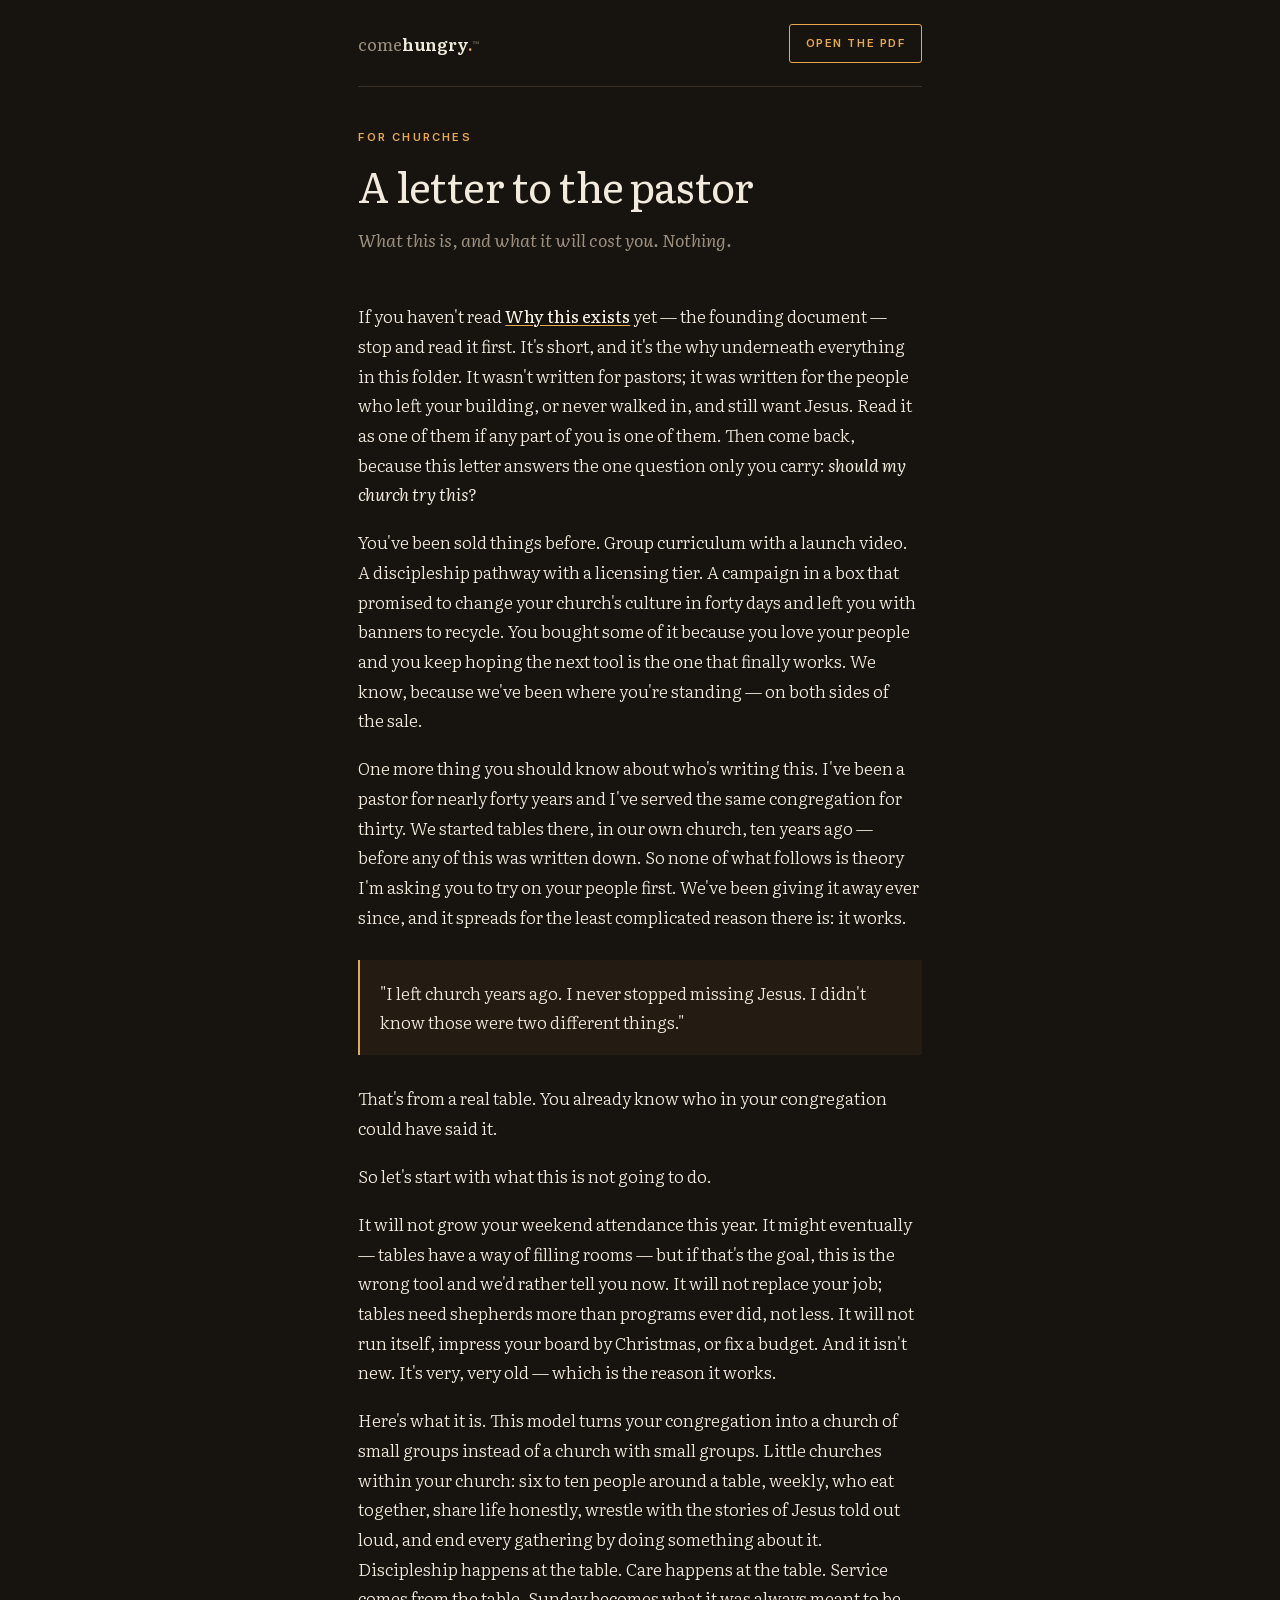
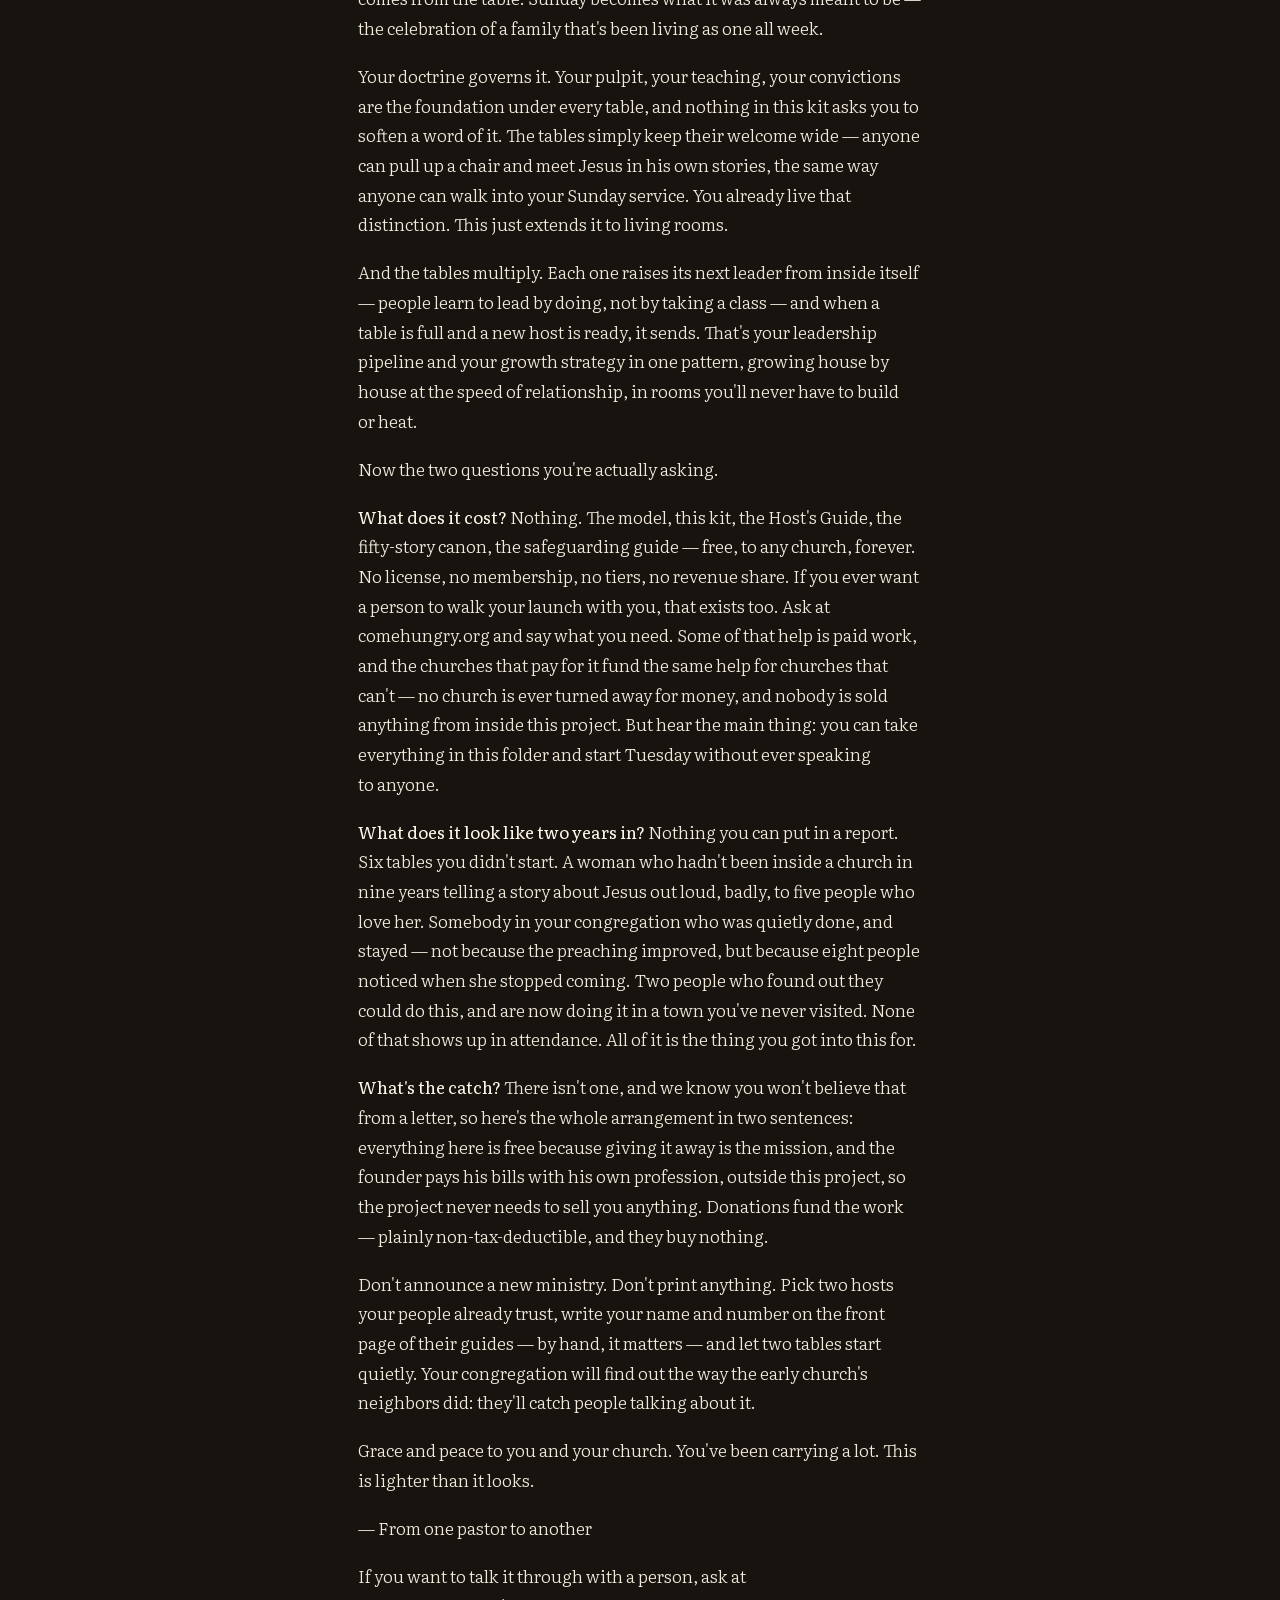
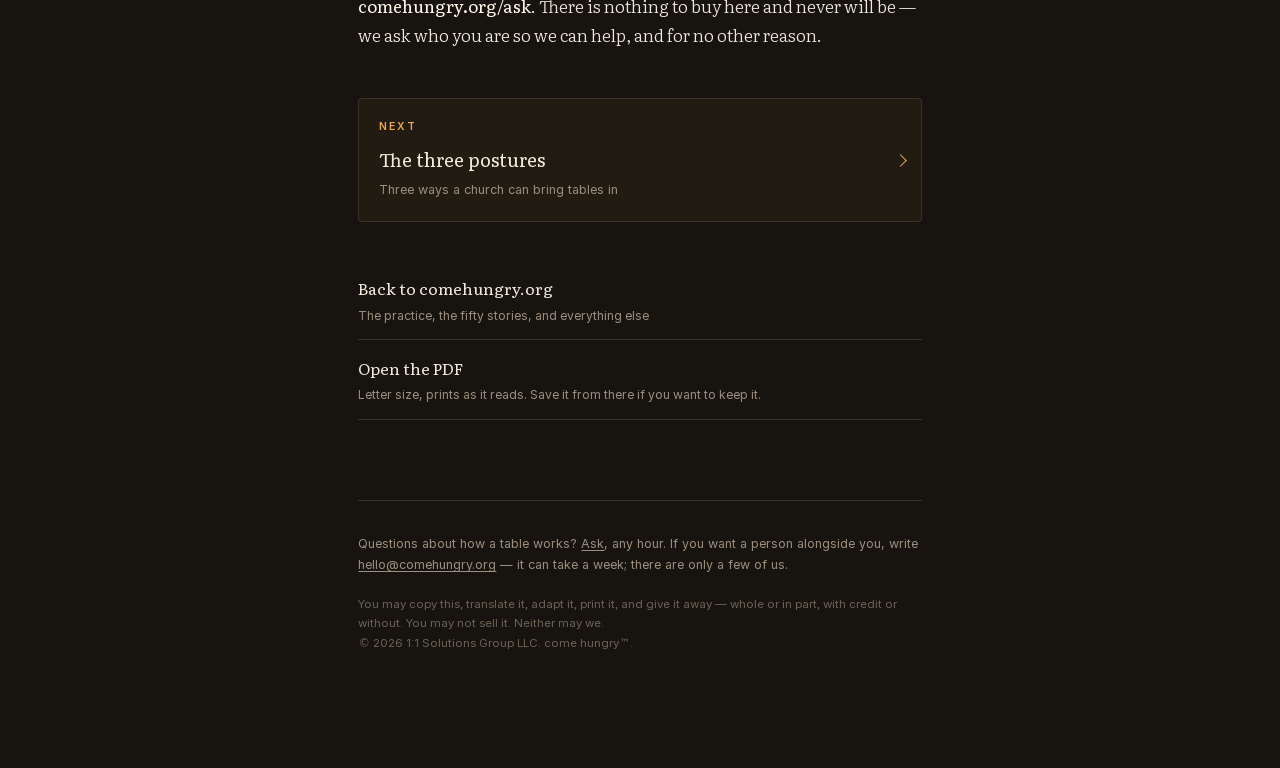
<file: read/a-letter-to-the-pastor.html>
<!DOCTYPE html>
<html lang="en">
<head>
<meta charset="utf-8">
<meta name="viewport" content="width=device-width, initial-scale=1, viewport-fit=cover">
<meta name="theme-color" content="#17130F">
<title>A letter to the pastor — come hungry</title>
<meta name="description" content="What this is, and what it will cost you. Nothing.">
<link rel="canonical" href="https://comehungry.org/read/a-letter-to-the-pastor.html">
<meta name="robots" content="index,follow,max-image-preview:large,max-snippet:-1">
<meta property="og:type" content="article">
<meta property="og:site_name" content="come hungry">
<meta property="og:title" content="A letter to the pastor">
<meta property="og:description" content="What this is, and what it will cost you. Nothing.">
<meta property="og:url" content="https://comehungry.org/read/a-letter-to-the-pastor.html">
<meta property="og:image" content="https://comehungry.org/share.png">
<meta name="twitter:card" content="summary_large_image">
<link rel="icon" href="/favicon.ico" sizes="any">
<link rel="preload" href="/f/literata-300.woff2" as="font" type="font/woff2" crossorigin>
<link rel="stylesheet" href="/f/type.css">
<script type="application/ld+json">
{"@context":"https://schema.org","@type":"Article",
 "headline":"A letter to the pastor","description":"What this is, and what it will cost you. Nothing.",
 "url":"https://comehungry.org/read/a-letter-to-the-pastor.html",
 "inLanguage":"en","isAccessibleForFree":true,
 "publisher":{"@type":"Organization","name":"come hungry","url":"https://comehungry.org/"}}
</script>
<style>


*{margin:0;padding:0;box-sizing:border-box}
:root{--night:#17130F;--lamp:#F2EADC;--dim:#9C8F7F;--gold:#E8A951;--coal:#C4623A;--rule:#3A3129}
html{-webkit-text-size-adjust:100%}
body{
  background:var(--night);color:var(--lamp);
  font-family:"Literata",Georgia,serif;font-weight:300;
  font-size:1.06rem;line-height:1.75;
  -webkit-font-smoothing:antialiased;text-rendering:optimizeLegibility;
}
.wrap{max-width:38rem;margin:0 auto;padding:1.5rem 1.4rem 6rem}
.top{
  display:flex;align-items:center;justify-content:space-between;gap:1rem;
  padding-bottom:1.4rem;border-bottom:1px solid var(--rule);margin-bottom:2.6rem;
}
.mark{font-family:"Literata",Georgia,serif;font-weight:600;font-size:1.05rem;
  color:var(--lamp);text-decoration:none;letter-spacing:-.01em}
.mark span{color:var(--dim);font-weight:400}
.mark i{color:var(--gold);font-style:normal}
.mark sup{font-size:.4em;vertical-align:.72em;color:var(--dim);font-weight:400}
.getpdf{
  display:inline-flex;align-items:center;gap:.5rem;flex:none;
  padding:.55rem .95rem;border:1px solid var(--gold);border-radius:3px;
  font-family:"IBM Plex Sans",system-ui,sans-serif;font-size:.7rem;font-weight:600;
  letter-spacing:.14em;text-transform:uppercase;color:var(--gold);text-decoration:none;
  transition:background .25s,color .25s;
}
@media (hover:hover){.getpdf:hover{background:var(--gold);color:var(--night)}}
.kicker{font-family:"IBM Plex Sans",system-ui,sans-serif;font-size:.6875rem;font-weight:600;
  letter-spacing:.2em;text-transform:uppercase;color:var(--gold);margin-bottom:.9rem}
h1{font-family:"Literata",Georgia,serif;font-weight:400;
  font-size:clamp(1.9rem,7vw,2.6rem);line-height:1.14;letter-spacing:-.02em;margin-bottom:1rem}
.sub{font-size:1.1rem;line-height:1.6;color:var(--dim);font-style:italic;margin-bottom:3rem}
h2{font-family:"Literata",Georgia,serif;font-weight:400;
  font-size:clamp(1.35rem,5.2vw,1.65rem);line-height:1.25;letter-spacing:-.01em;
  margin:3.2rem 0 1rem;padding-top:2rem;border-top:1px solid var(--rule)}
h2:first-of-type{border-top:0;padding-top:0}
h3{font-family:"IBM Plex Sans",system-ui,sans-serif;font-size:.6875rem;font-weight:600;
  letter-spacing:.2em;text-transform:uppercase;color:var(--gold);margin:2.4rem 0 .9rem}
p{margin-bottom:1.15rem}
strong{font-weight:500;color:#FFF7E9}
em{font-style:italic}
a{color:var(--gold);text-decoration:underline;text-underline-offset:2px}
ul{margin:0 0 1.4rem 1.2rem}
ol{margin:1.4rem 0 1.8rem 1.4rem}
ol li{margin-bottom:.9rem;padding-left:.3rem;line-height:1.72}
ol li::marker{color:var(--gold);font-family:"IBM Plex Sans",system-ui,sans-serif;font-weight:600;font-size:.8rem}
ul.check{list-style:none;margin:1.3rem 0 1.7rem;padding-left:0}
ul.check li{position:relative;padding-left:1.9rem;margin-bottom:.8rem}
ul.check li::before{content:"";position:absolute;left:0;top:.45em;width:13px;height:13px;
  border:1px solid var(--gold);border-radius:2px}
li{margin-bottom:.55rem;line-height:1.7}
blockquote{border-left:2px solid var(--gold);padding:.2rem 0 .2rem 1.2rem;
  margin:1.8rem 0;color:var(--lamp);font-style:italic}
blockquote p:last-child{margin-bottom:0}
hr{border:0;border-top:1px solid var(--rule);margin:3rem 0}
table{width:100%;border-collapse:collapse;margin:1.6rem 0;font-size:.92rem}
th,td{text-align:left;padding:.6rem .5rem;border-bottom:1px solid var(--rule);vertical-align:top}
th{font-family:"IBM Plex Sans",system-ui,sans-serif;font-size:.68rem;font-weight:600;
  letter-spacing:.14em;text-transform:uppercase;color:var(--gold)}
.said,.act{background:rgba(232,169,81,.06);border-left:2px solid var(--gold);
  padding:1.1rem 1.2rem;margin:1.8rem 0}
.said p:last-child,.act p:last-child{margin-bottom:0}
.foot{margin-top:5rem;padding-top:2rem;border-top:1px solid var(--rule);
  font-family:"IBM Plex Sans",system-ui,sans-serif;font-size:.78rem;line-height:1.7;color:var(--dim)}
.foot a{color:var(--dim)}
.foot .terms{margin-top:1.2rem;font-size:.72rem;color:#6E6355}
.nextdoc{
  display:block;margin-top:3rem;padding:1.2rem 2rem 1.3rem 1.2rem;position:relative;
  border:1px solid var(--rule);border-radius:3px;text-decoration:none;
  background:rgba(232,169,81,.05);transition:border-color .25s;
}
.nextdoc span{display:block;font-family:"IBM Plex Sans",system-ui,sans-serif;font-size:.66rem;
  font-weight:600;letter-spacing:.2em;text-transform:uppercase;color:var(--gold);margin-bottom:.4rem}
.nextdoc b{display:block;font-family:"Literata",Georgia,serif;font-weight:400;font-size:1.15rem;color:var(--lamp)}
.nextdoc small{display:block;font-family:"IBM Plex Sans",system-ui,sans-serif;font-size:.78rem;color:var(--dim);margin-top:.2rem}
.nextdoc::after{content:"";position:absolute;right:1rem;top:50%;width:8px;height:8px;margin-top:-4px;
  border-right:1.5px solid var(--gold);border-bottom:1.5px solid var(--gold);transform:rotate(-45deg)}
@media (hover:hover){.nextdoc:hover{border-color:var(--gold)}}
.also{margin-top:2.4rem}
.also a{display:block;padding:.85rem 0;border-bottom:1px solid var(--rule);
  font-family:"Literata",Georgia,serif;font-size:1rem;color:var(--lamp);text-decoration:none}
.also a b{display:block;font-weight:400}
.also a small{display:block;font-family:"IBM Plex Sans",system-ui,sans-serif;
  font-size:.76rem;color:var(--dim);margin-top:.15rem}
@media (hover:hover){.also a:hover{color:var(--gold)}}

</style>
</head>
<body>
<div class="wrap">

  <header class="top">
    <a class="mark" href="/"><span>come</span>hungry<i>.</i><sup>&trade;</sup></a>
    <a class="getpdf" href="/downloads/church-1-a-letter-to-the-pastor.pdf" target="_blank" rel="noopener">Open the PDF</a>
  </header>

  <p class="kicker">For churches</p>
  <h1>A letter to the pastor</h1>
  <p class="sub">What this is, and what it will cost you. Nothing.</p>

  <p class="sub-lede">If you haven't read <a href="https://comehungry.org/read/why-this-exists"><strong>Why this exists</strong></a> yet — the founding document — stop and read it first. It's short, and it's the why underneath everything in this folder. It wasn't written for pastors; it was written for the people who left your building, or never walked in, and still want Jesus. Read it as one of them if any part of you is one of them. Then come back, because this letter answers the one question only you carry: <em>should my church try this?</em></p>
<p>You've been sold things before. Group curriculum with a launch video. A discipleship pathway with a licensing tier. A campaign in a box that promised to change your church's culture in forty days and left you with banners to recycle. You bought some of it because you love your people and you keep hoping the next tool is the one that finally works. We know, because we've been where you're standing — on both sides of the sale.</p>
<p>One more thing you should know about who's writing this. I've been a pastor for nearly forty years and I've served the same congregation for thirty. We started tables there, in our own church, ten years ago — before any of this was written down. So none of what follows is theory I'm asking you to try on your people first. We've been giving it away ever since, and it spreads for the least complicated reason there is: it works.</p>
<div class="said"><p>"I left church years ago. I never stopped missing Jesus. I didn't know those were two different things."</p></div>
<p>That's from a real table. You already know who in your congregation could have said it.</p>
<p>So let's start with what this is not going to do.</p>
<p>It will not grow your weekend attendance this year. It might eventually — tables have a way of filling rooms — but if that's the goal, this is the wrong tool and we'd rather tell you now. It will not replace your job; tables need shepherds more than programs ever did, not less. It will not run itself, impress your board by Christmas, or fix a budget. And it isn't new. It's very, very old — which is the reason it works.</p>
<p>Here's what it is. This model turns your congregation into a church of small groups instead of a church with small groups. Little churches within your church: six to ten people around a table, weekly, who eat together, share life honestly, wrestle with the stories of Jesus told out loud, and end every gathering by doing something about it. Discipleship happens at the table. Care happens at the table. Service comes from the table. Sunday becomes what it was always meant to be — the celebration of a family that's been living as one all week.</p>
<p>Your doctrine governs it. Your pulpit, your teaching, your convictions are the foundation under every table, and nothing in this kit asks you to soften a word of it. The tables simply keep their welcome wide — anyone can pull up a chair and meet Jesus in his own stories, the same way anyone can walk into your Sunday service. You already live that distinction. This just extends it to living rooms.</p>
<p>And the tables multiply. Each one raises its next leader from inside itself — people learn to lead by doing, not by taking a class — and when a table is full and a new host is ready, it sends. That's your leadership pipeline and your growth strategy in one pattern, growing house by house at the speed of relationship, in rooms you'll never have to build or heat.</p>
<p>Now the two questions you're actually asking.</p>
<p><strong>What does it cost?</strong> Nothing. The model, this kit, the Host's Guide, the fifty-story canon, the safeguarding guide — free, to any church, forever. No license, no membership, no tiers, no revenue share. If you ever want a person to walk your launch with you, that exists too. Ask at comehungry.org and say what you need. Some of that help is paid work, and the churches that pay for it fund the same help for churches that can't — no church is ever turned away for money, and nobody is sold anything from inside this project. But hear the main thing: you can take everything in this folder and start Tuesday without ever speaking to anyone.</p>
<p><strong>What does it look like two years in?</strong> Nothing you can put in a report. Six tables you didn't start. A woman who hadn't been inside a church in nine years telling a story about Jesus out loud, badly, to five people who love her. Somebody in your congregation who was quietly done, and stayed — not because the preaching improved, but because eight people noticed when she stopped coming. Two people who found out they could do this, and are now doing it in a town you've never visited. None of that shows up in attendance. All of it is the thing you got into this for.</p>
<p><strong>What's the catch?</strong> There isn't one, and we know you won't believe that from a letter, so here's the whole arrangement in two sentences: everything here is free because giving it away is the mission, and the founder pays his bills with his own profession, outside this project, so the project never needs to sell you anything. Donations fund the work — plainly non-tax-deductible, and they buy nothing.</p>
<p>Don't announce a new ministry. Don't print anything. Pick two hosts your people already trust, write your name and number on the front page of their guides — by hand, it matters — and let two tables start quietly. Your congregation will find out the way the early church's neighbors did: they'll catch people talking about it.</p>
<p>Grace and peace to you and your church. You've been carrying a lot. This is lighter than it looks.</p>
<p>— From one pastor to another</p>
<p>If you want to talk it through with a person, ask at <strong>comehungry.org/ask</strong>. There is nothing to buy here and never will be — we ask who you are so we can help, and for no other reason.</p>

  <a class="nextdoc" href="/read/the-three-postures"><span>Next</span><b>The three postures</b><small>Three ways a church can bring tables in</small></a>
  <div class="also">
    <a href="/" id="back"><b id="backl">Back to comehungry.org</b><small id="backs">The practice, the fifty stories, and everything else</small></a>
    <a href="/downloads/church-1-a-letter-to-the-pastor.pdf" target="_blank" rel="noopener"><b>Open the PDF</b><small>Letter size, prints as it reads. Save it from there if you want to keep&nbsp;it.</small></a>
  </div>

  <footer class="foot">
    <p>Questions about how a table works? <a href="/#ask">Ask</a>, any hour. If you want a person alongside you, write <a href="mailto:hello@comehungry.org">hello@comehungry.org</a> — it can take a week; there are only a few of us.</p>
    <p class="terms">You may copy this, translate it, adapt it, print it, and give it away — whole or in part, with credit or without. You may not sell it. Neither may we.<br>&copy; 2026 1:1 Solutions Group LLC. come hungry&trade;.</p>
  </footer>

</div>
<script>
// If they came from somewhere on the site, send them back there rather than to
// the front card — most people arrive here from Downloads or the church section.
(function(){
  var a = document.getElementById('back');
  if(!a) return;
  var sameSite = document.referrer && document.referrer.indexOf(location.origin) === 0;
  if(sameSite && history.length > 1){
    document.getElementById('backl').textContent = 'Back to where you were';
    document.getElementById('backs').textContent = 'The page you came from';
    a.addEventListener('click', function(e){ e.preventDefault(); history.back(); });
  }
})();
</script>
</body>
</html>
</file>
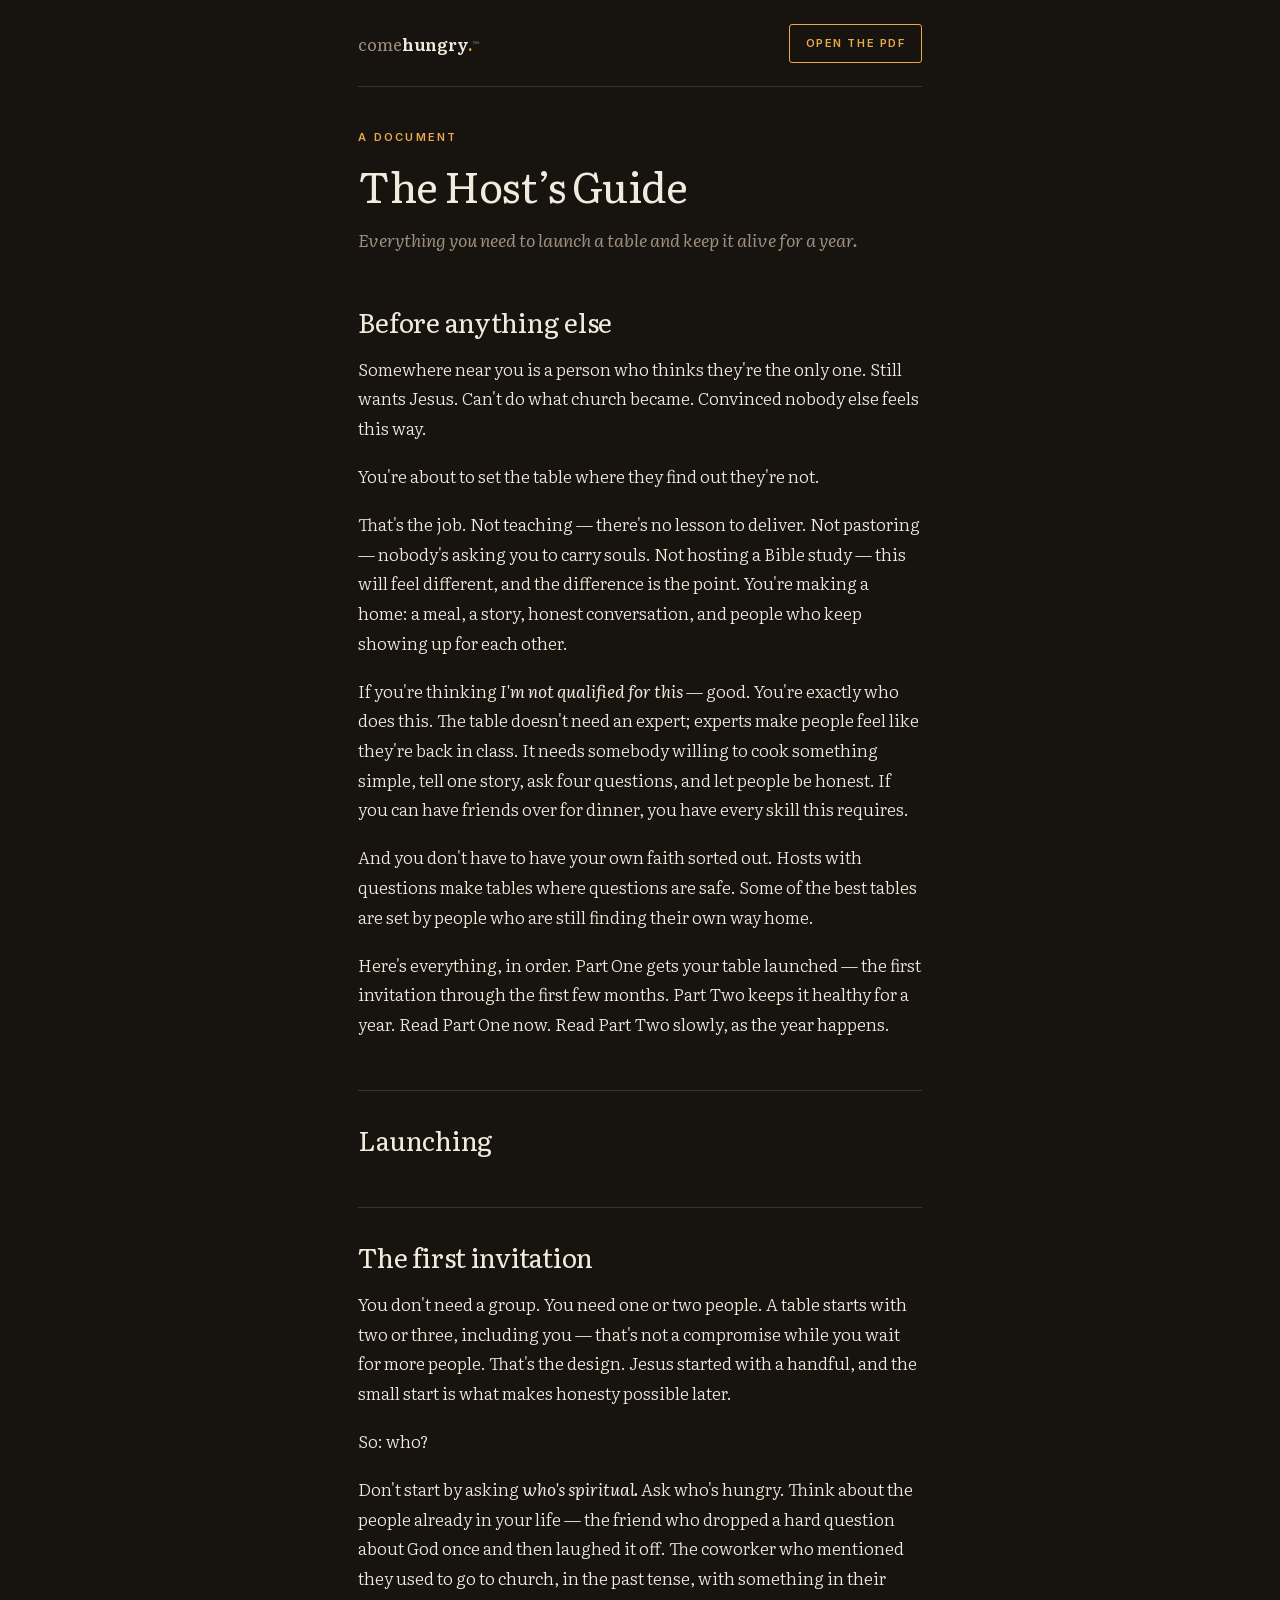
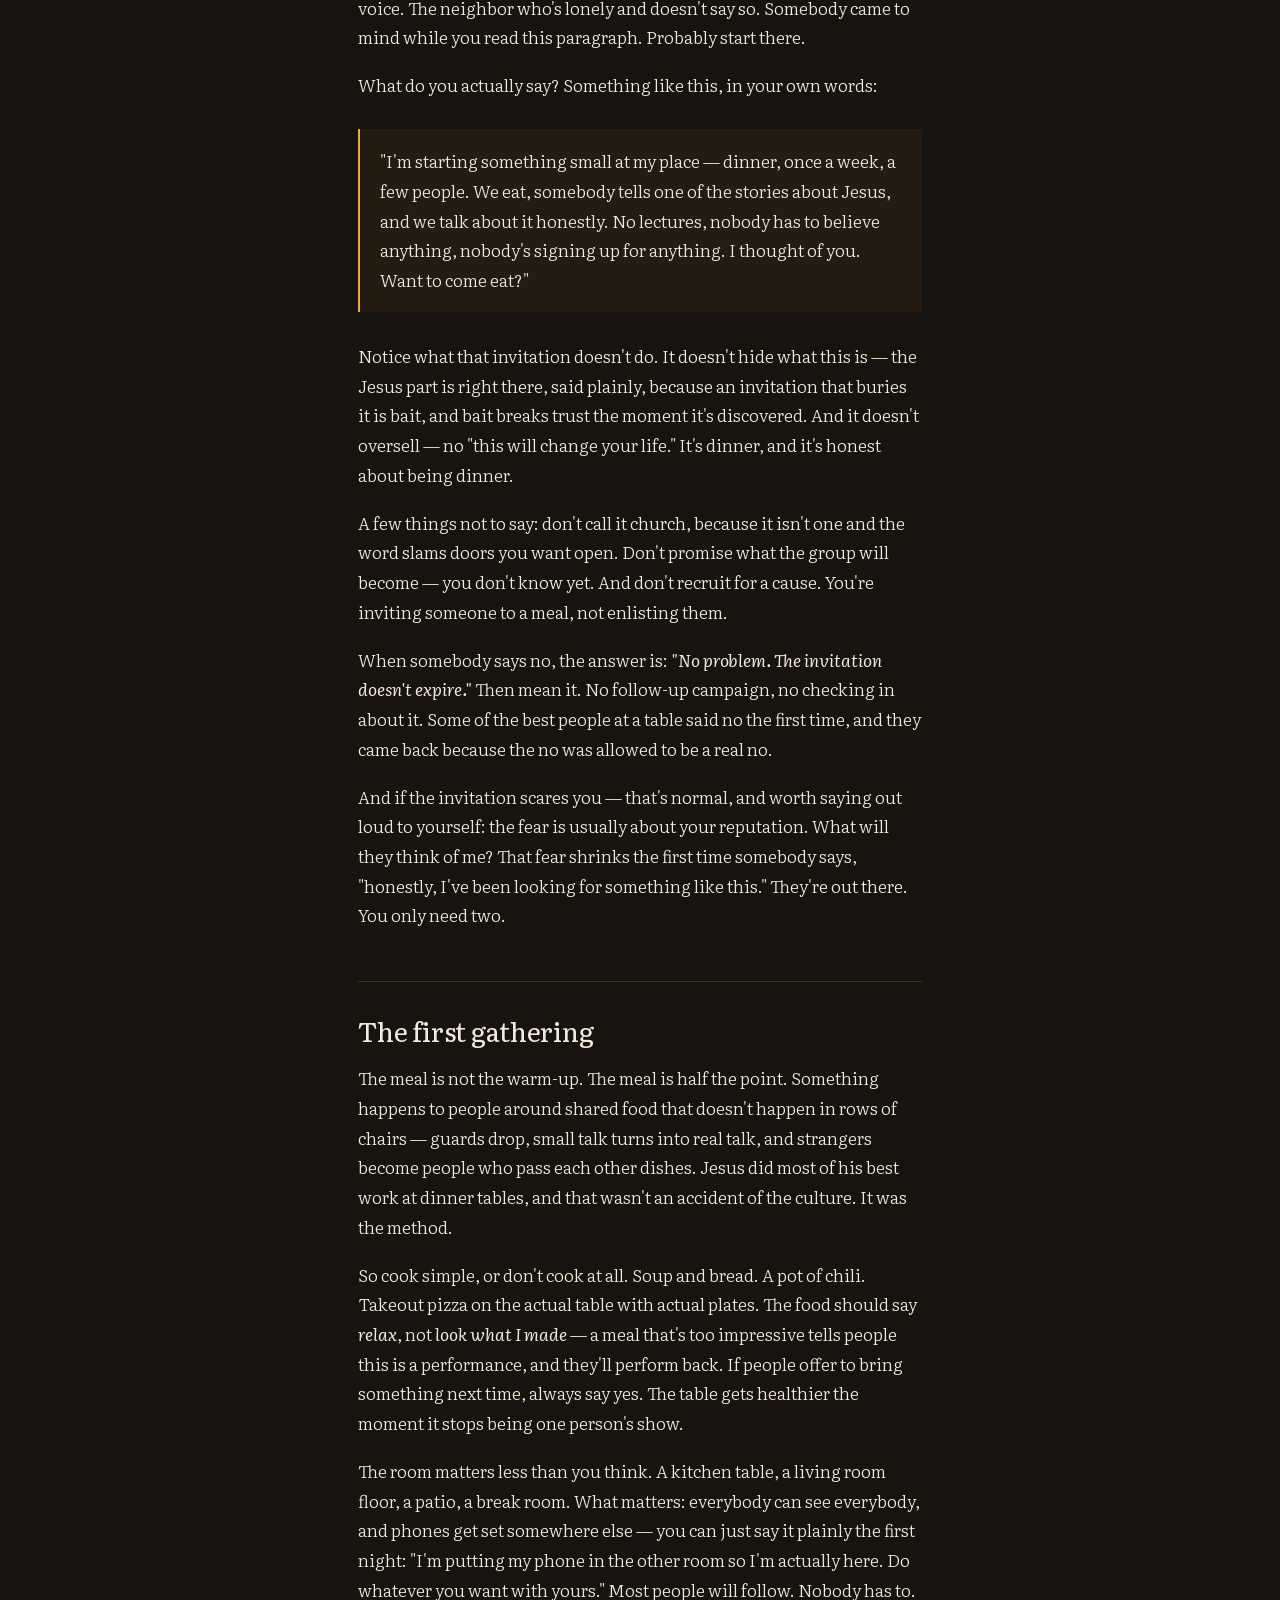
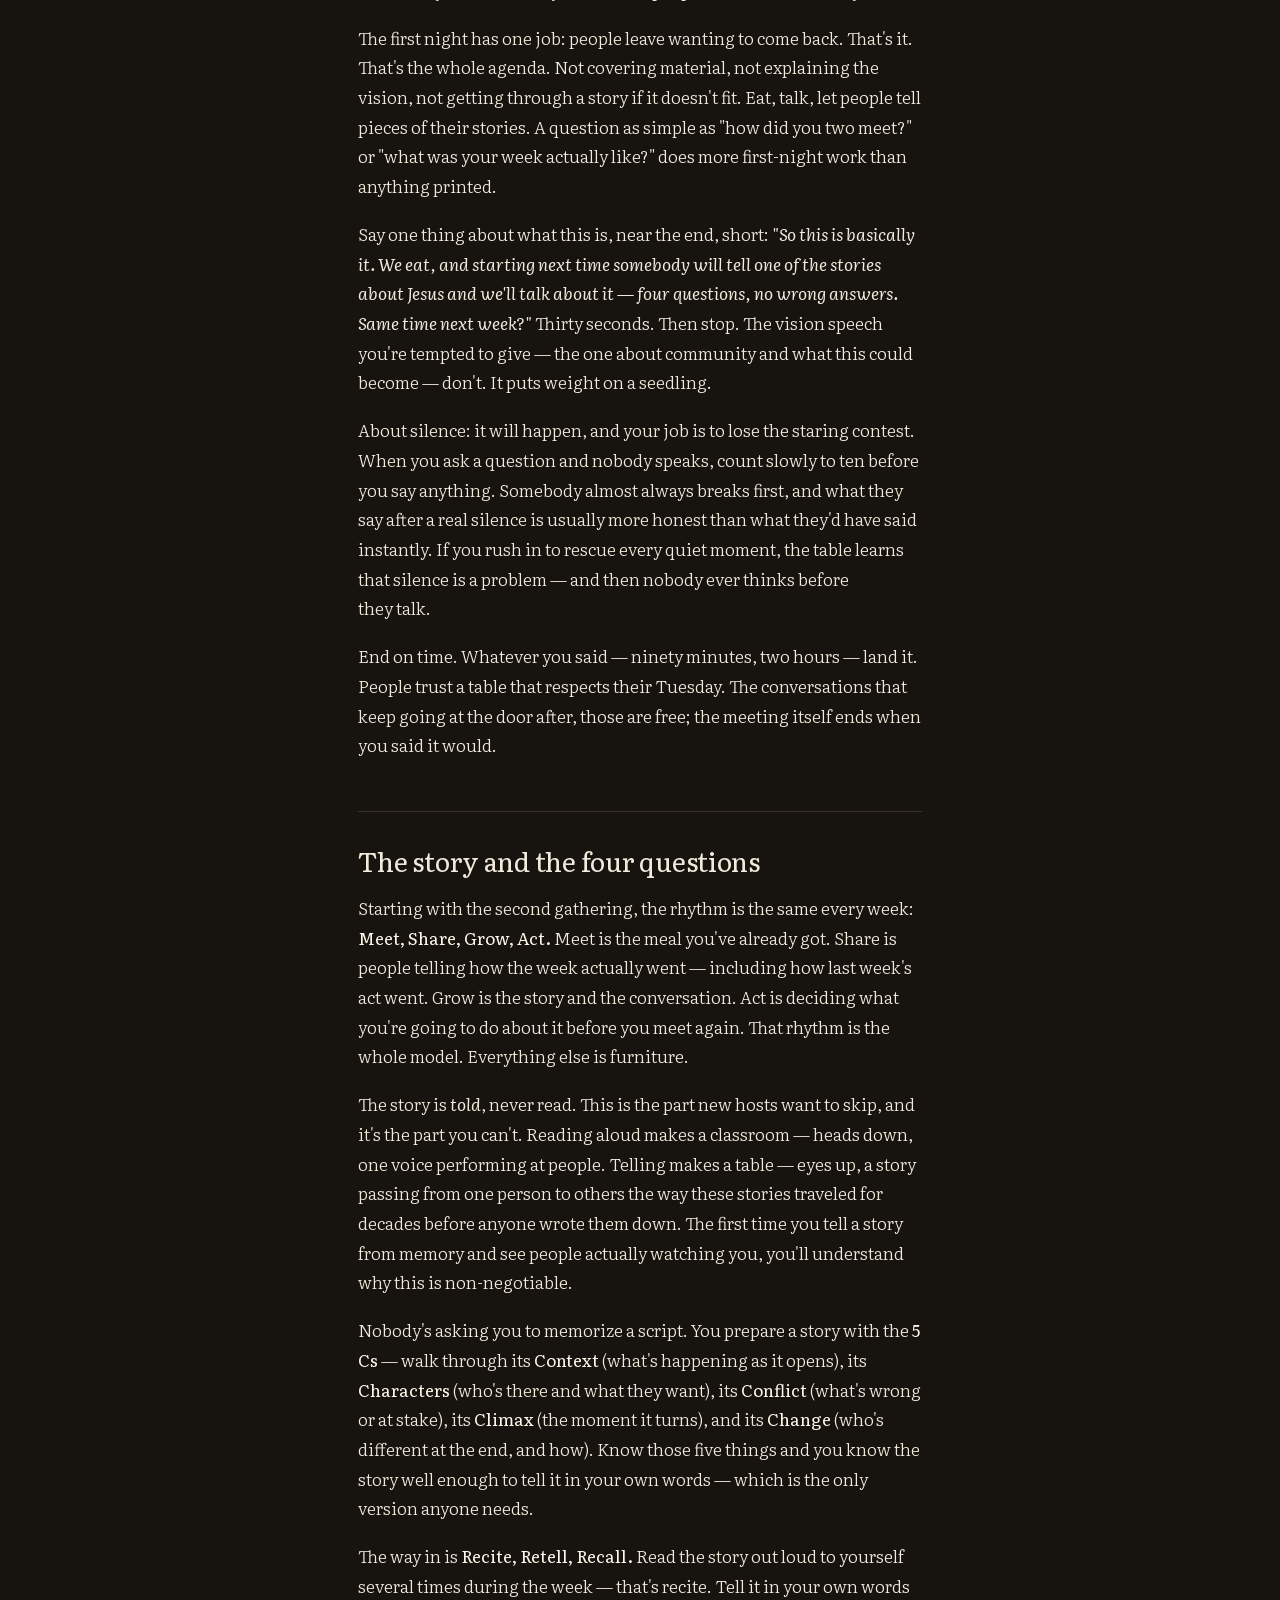
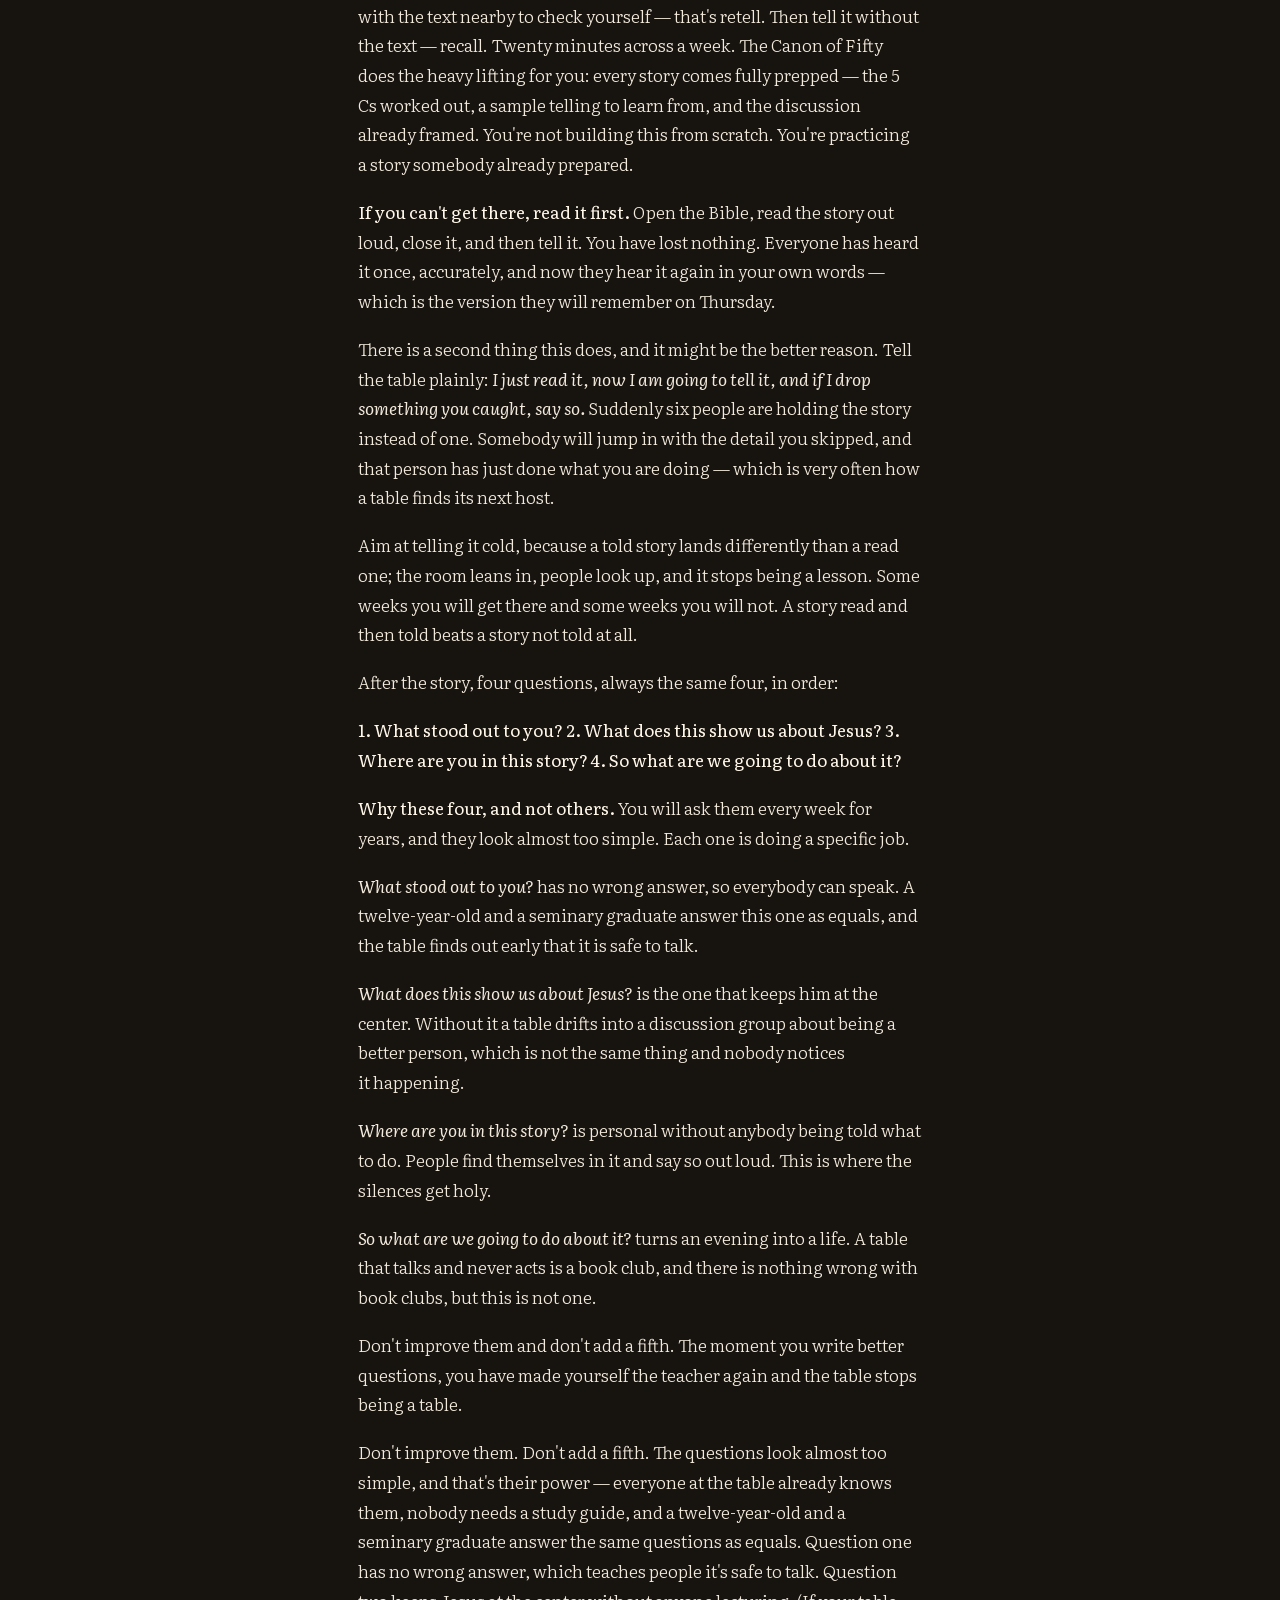
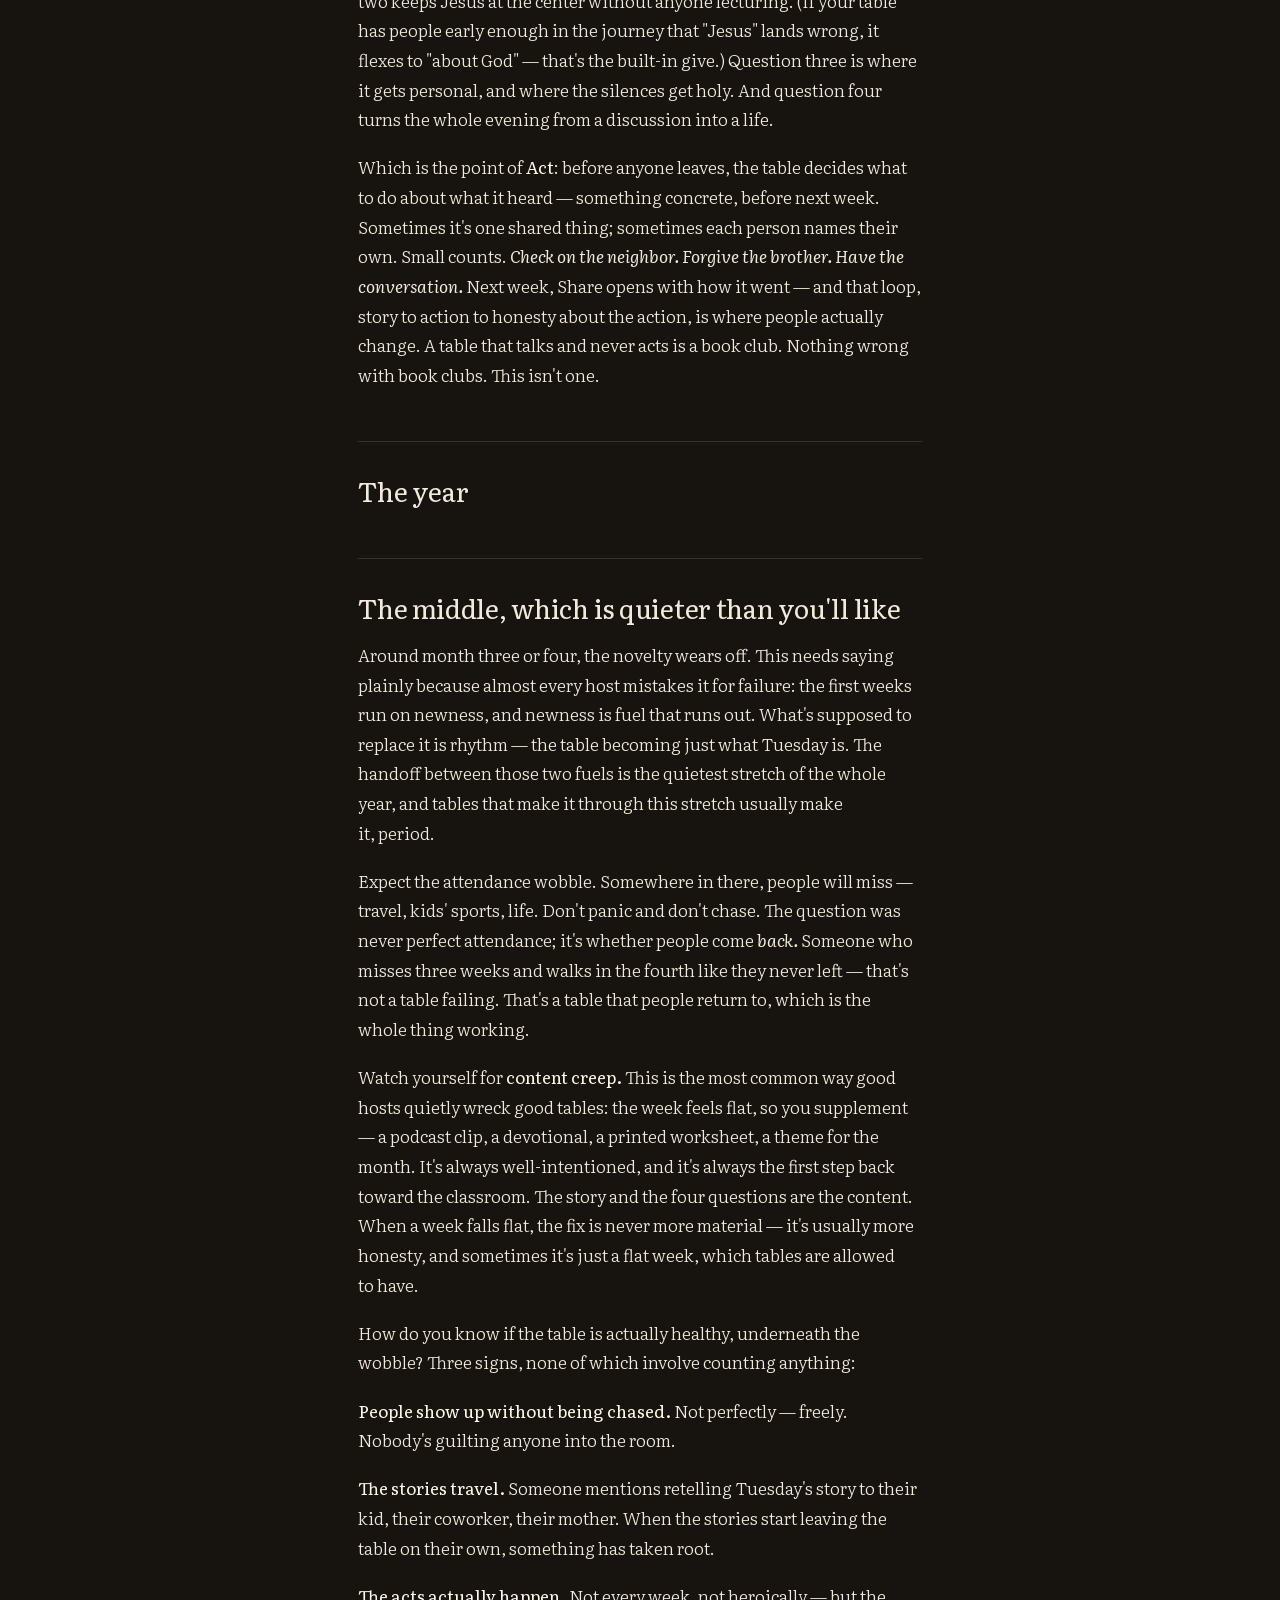
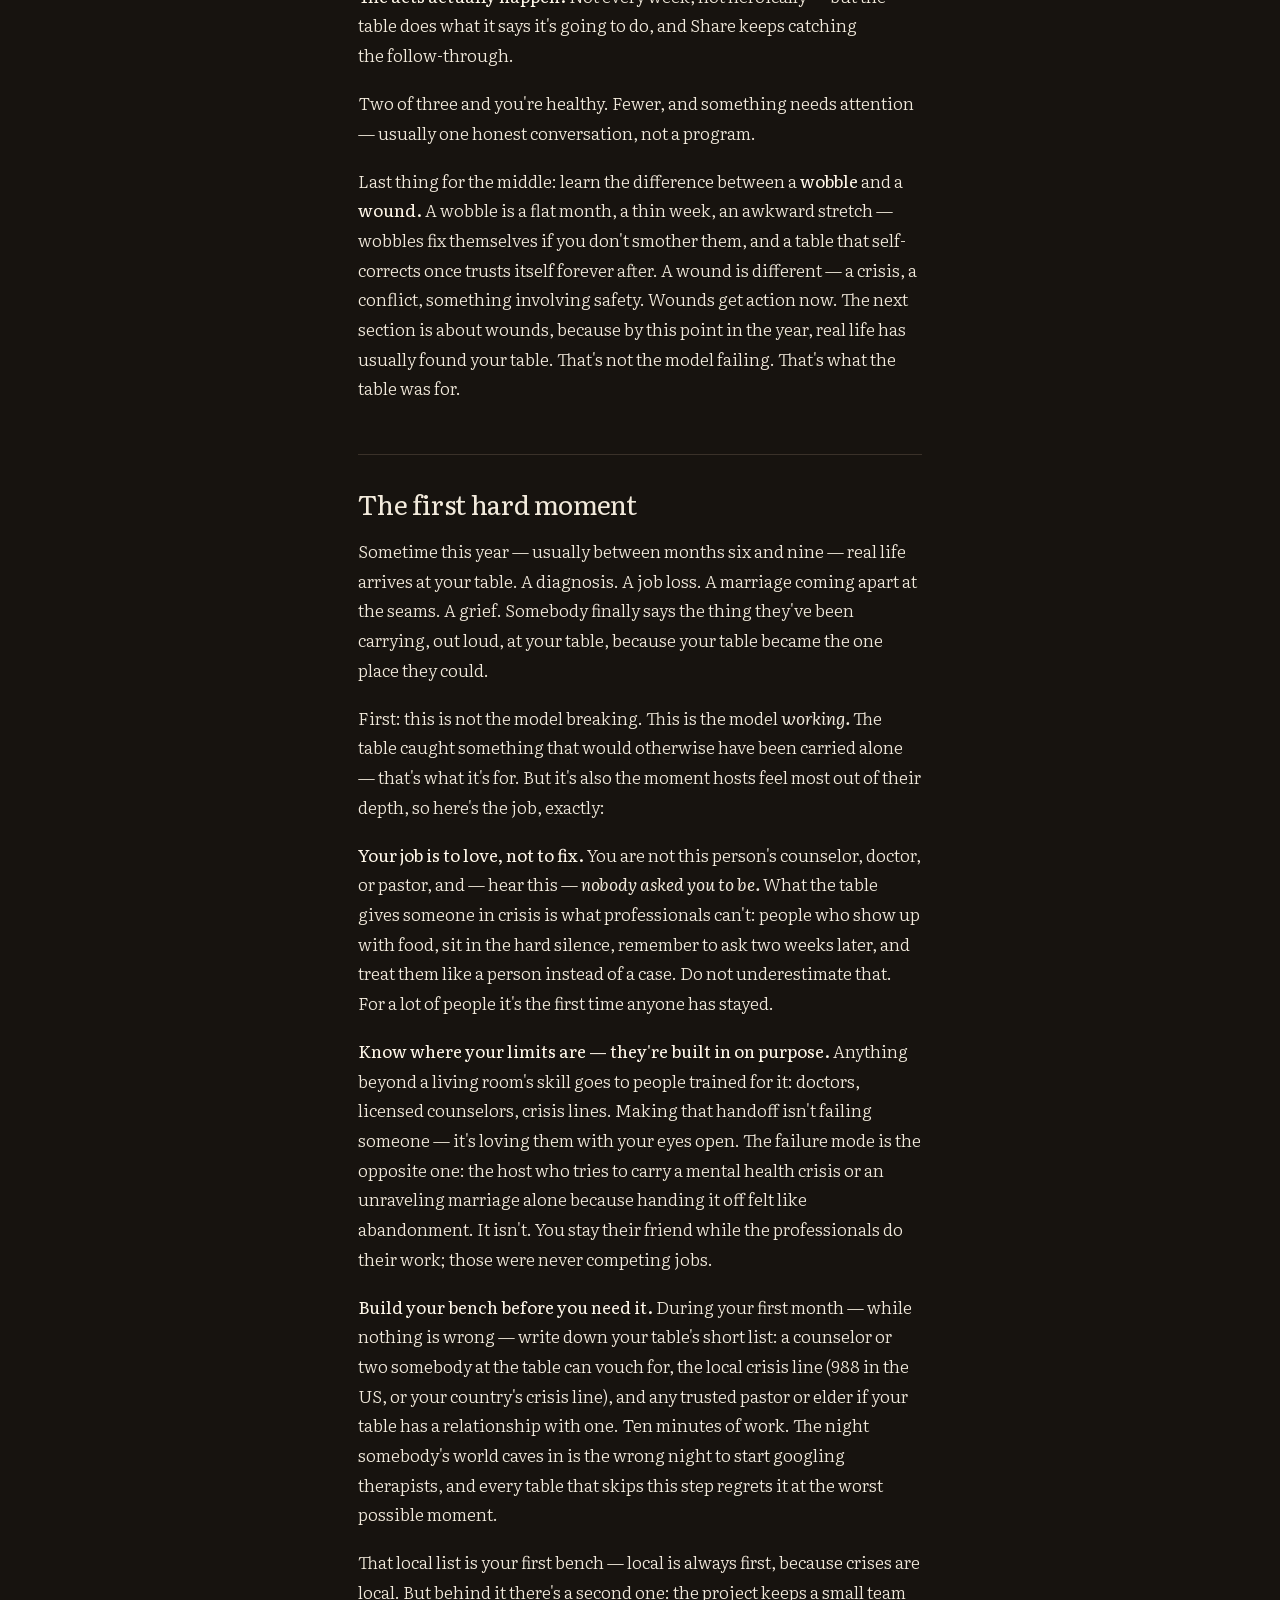
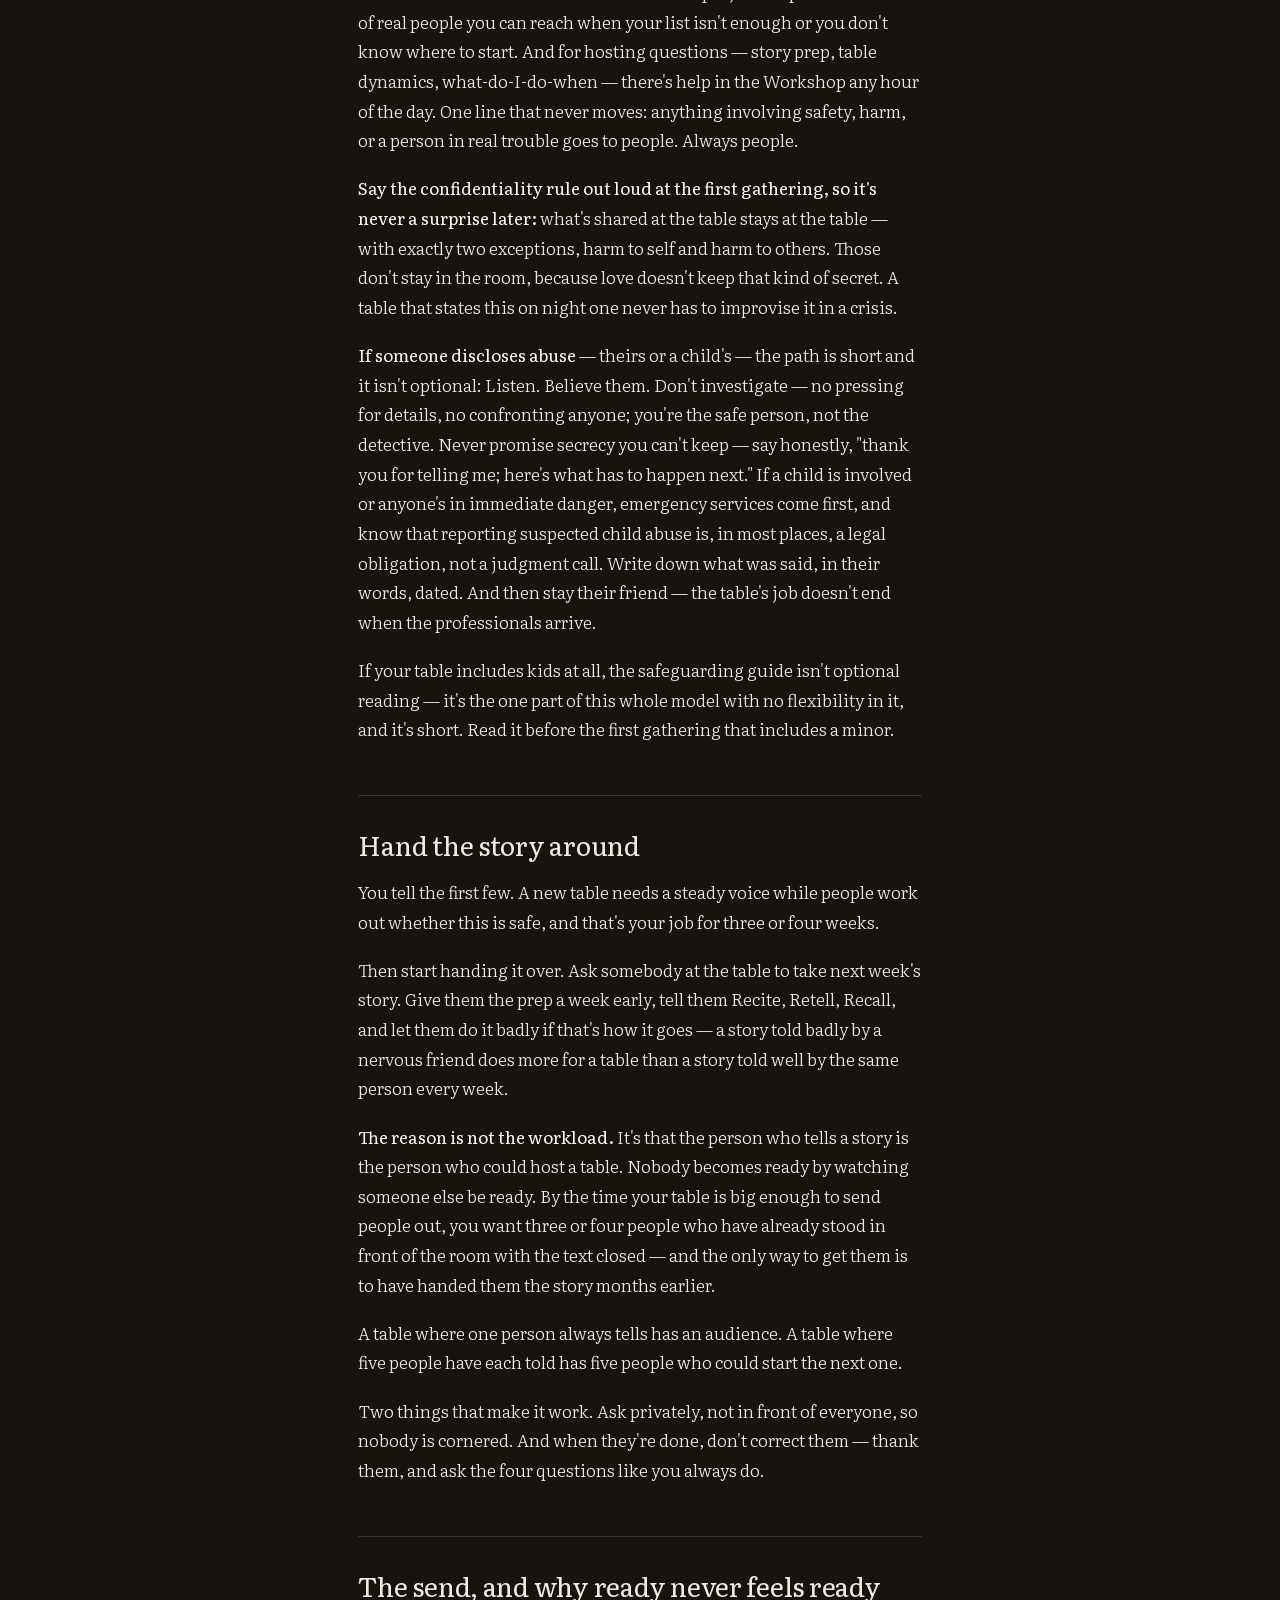
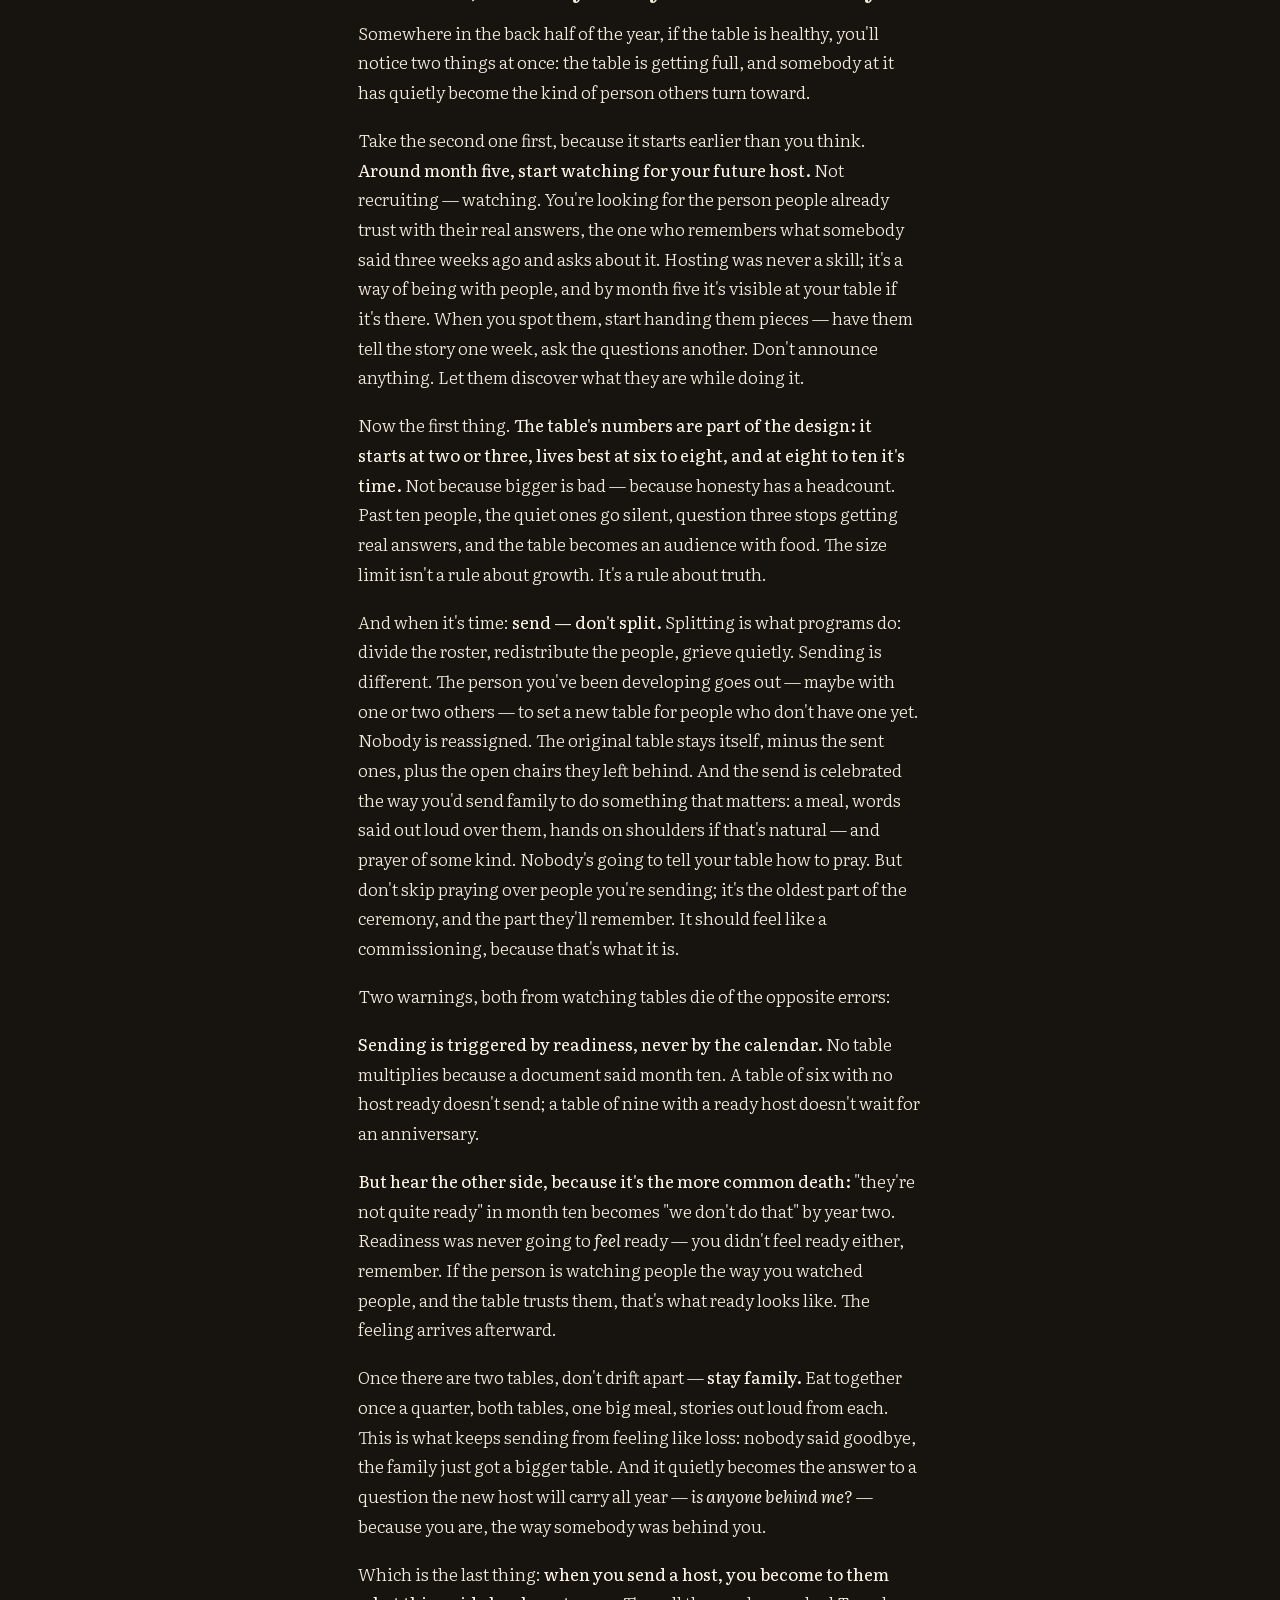
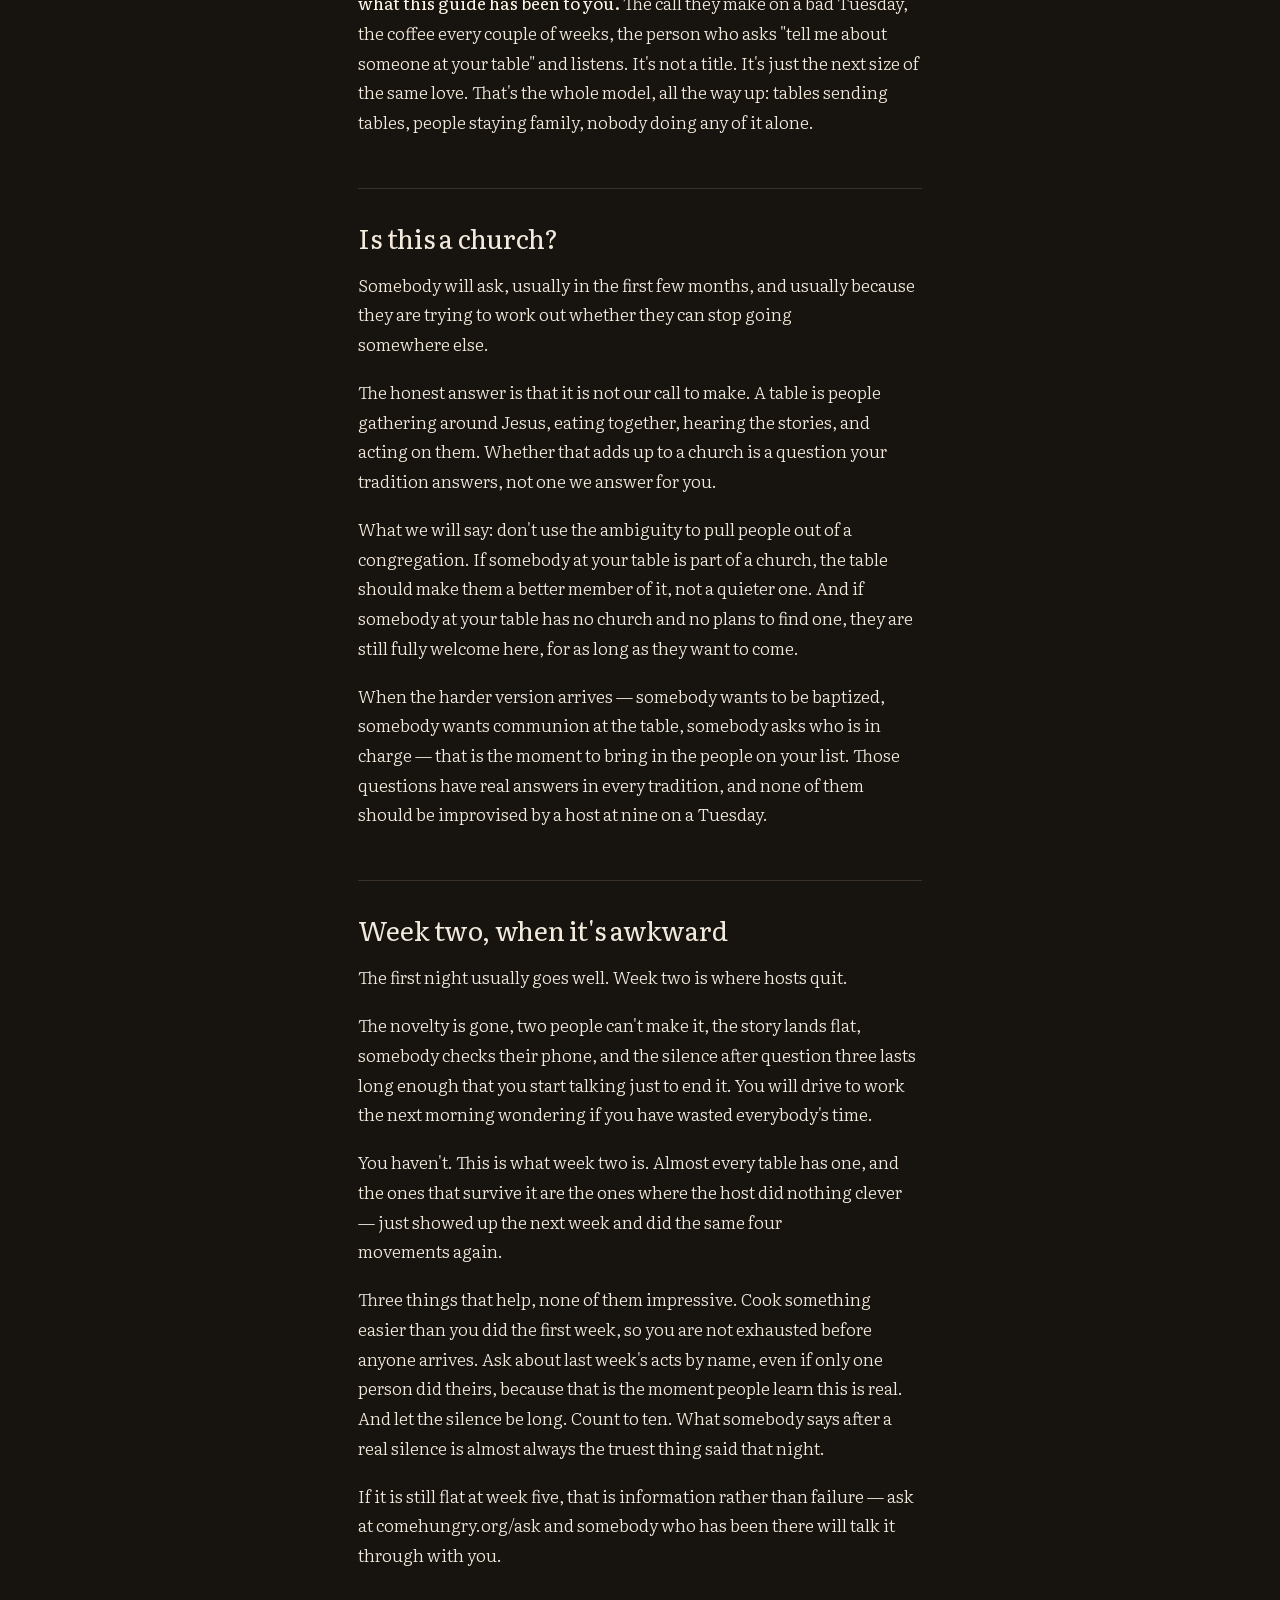
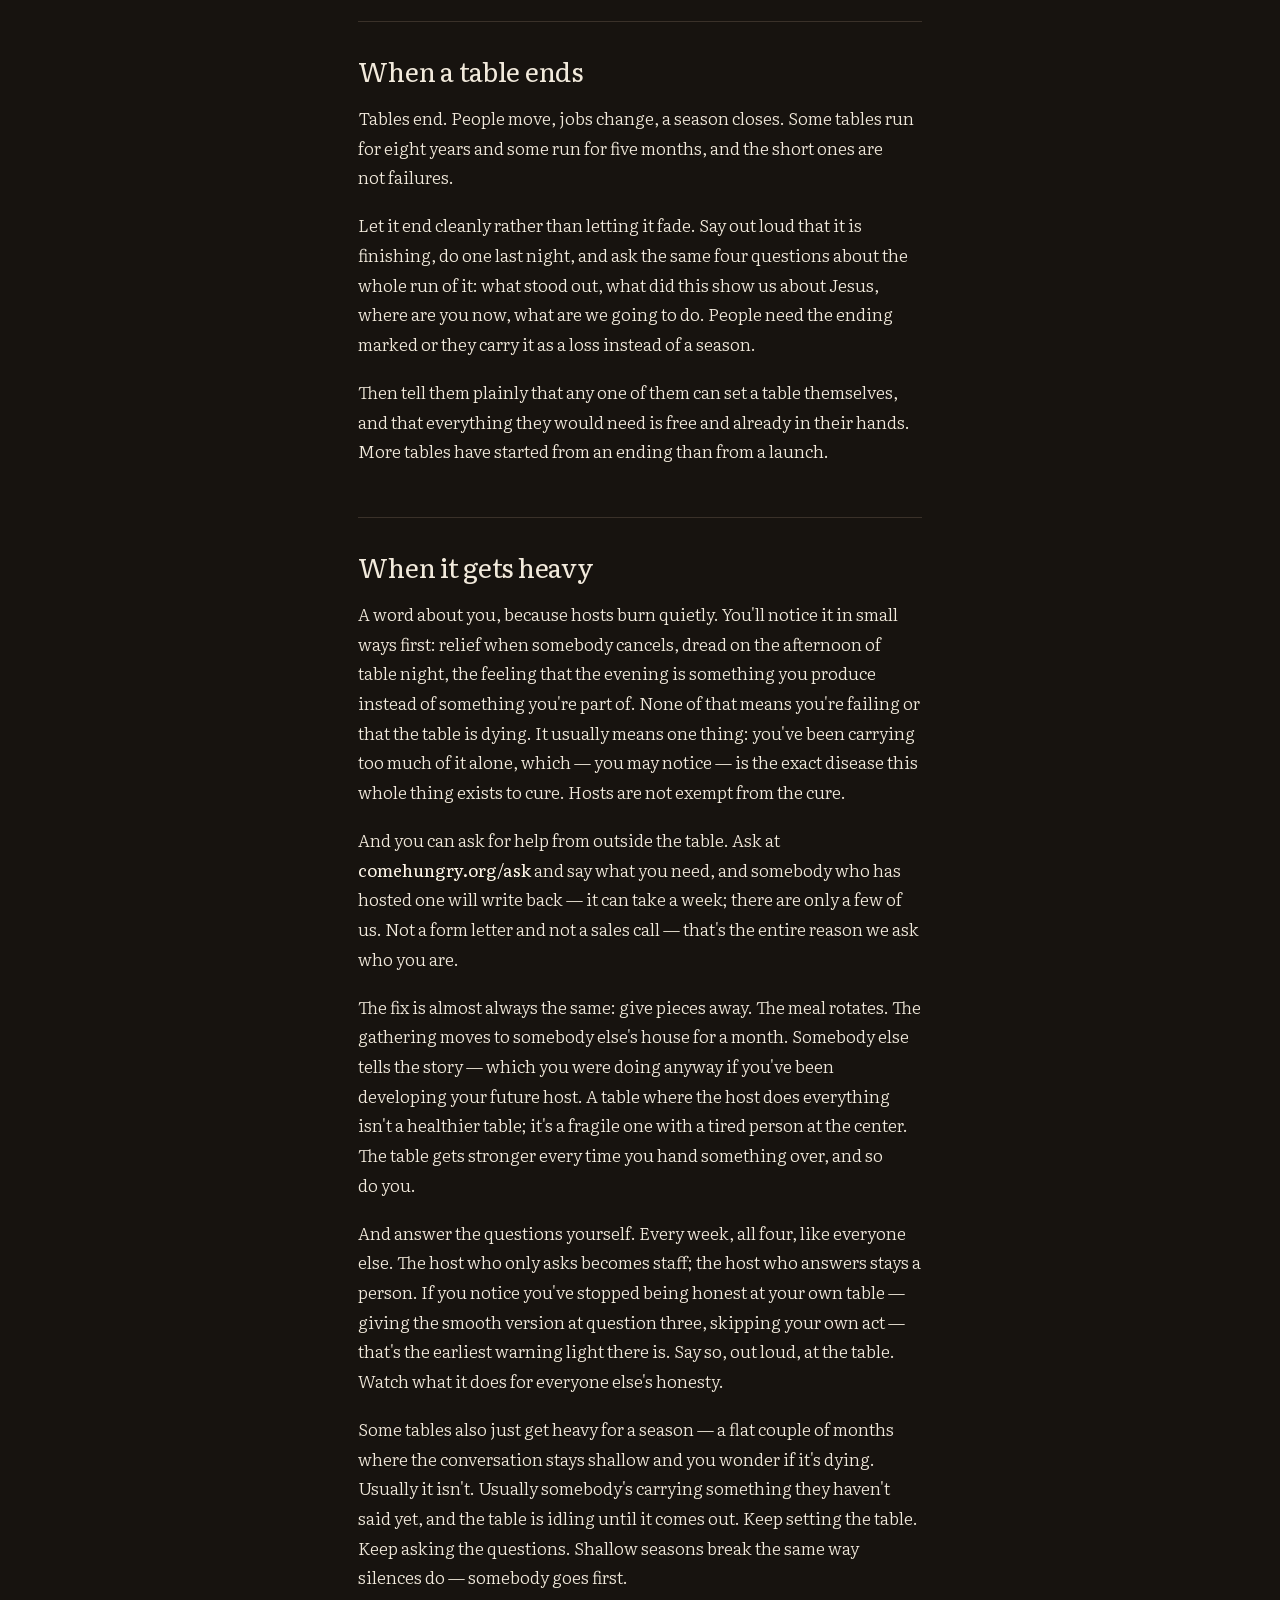
<file: read/hosts-guide.html>
<!DOCTYPE html>
<html lang="en">
<head>
<meta charset="utf-8">
<meta name="viewport" content="width=device-width, initial-scale=1, viewport-fit=cover">
<meta name="theme-color" content="#17130F">
<title>The Host’s Guide — come hungry</title>
<meta name="description" content="Everything you need to launch a table and keep it alive for a year.">
<link rel="canonical" href="https://comehungry.org/read/hosts-guide.html">
<meta name="robots" content="index,follow,max-image-preview:large,max-snippet:-1">
<meta property="og:type" content="article">
<meta property="og:site_name" content="come hungry">
<meta property="og:title" content="The Host’s Guide">
<meta property="og:description" content="Everything you need to launch a table and keep it alive for a year.">
<meta property="og:url" content="https://comehungry.org/read/hosts-guide.html">
<meta property="og:image" content="https://comehungry.org/share.png">
<meta name="twitter:card" content="summary_large_image">
<link rel="icon" href="/favicon.ico" sizes="any">
<link rel="preload" href="/f/literata-300.woff2" as="font" type="font/woff2" crossorigin>
<link rel="stylesheet" href="/f/type.css">
<script type="application/ld+json">
{"@context":"https://schema.org","@type":"Article",
 "headline":"The Host\u2019s Guide","description":"Everything you need to launch a table and keep it alive for a year.",
 "url":"https://comehungry.org/read/hosts-guide.html",
 "inLanguage":"en","isAccessibleForFree":true,
 "publisher":{"@type":"Organization","name":"come hungry","url":"https://comehungry.org/"}}
</script>
<style>


*{margin:0;padding:0;box-sizing:border-box}
:root{--night:#17130F;--lamp:#F2EADC;--dim:#9C8F7F;--gold:#E8A951;--coal:#C4623A;--rule:#3A3129}
html{-webkit-text-size-adjust:100%}
body{
  background:var(--night);color:var(--lamp);
  font-family:"Literata",Georgia,serif;font-weight:300;
  font-size:1.06rem;line-height:1.75;
  -webkit-font-smoothing:antialiased;text-rendering:optimizeLegibility;
}
.wrap{max-width:38rem;margin:0 auto;padding:1.5rem 1.4rem 6rem}
.top{
  display:flex;align-items:center;justify-content:space-between;gap:1rem;
  padding-bottom:1.4rem;border-bottom:1px solid var(--rule);margin-bottom:2.6rem;
}
.mark{font-family:"Literata",Georgia,serif;font-weight:600;font-size:1.05rem;
  color:var(--lamp);text-decoration:none;letter-spacing:-.01em}
.mark span{color:var(--dim);font-weight:400}
.mark i{color:var(--gold);font-style:normal}
.mark sup{font-size:.4em;vertical-align:.72em;color:var(--dim);font-weight:400}
.getpdf{
  display:inline-flex;align-items:center;gap:.5rem;flex:none;
  padding:.55rem .95rem;border:1px solid var(--gold);border-radius:3px;
  font-family:"IBM Plex Sans",system-ui,sans-serif;font-size:.7rem;font-weight:600;
  letter-spacing:.14em;text-transform:uppercase;color:var(--gold);text-decoration:none;
  transition:background .25s,color .25s;
}
@media (hover:hover){.getpdf:hover{background:var(--gold);color:var(--night)}}
.kicker{font-family:"IBM Plex Sans",system-ui,sans-serif;font-size:.6875rem;font-weight:600;
  letter-spacing:.2em;text-transform:uppercase;color:var(--gold);margin-bottom:.9rem}
h1{font-family:"Literata",Georgia,serif;font-weight:400;
  font-size:clamp(1.9rem,7vw,2.6rem);line-height:1.14;letter-spacing:-.02em;margin-bottom:1rem}
.sub{font-size:1.1rem;line-height:1.6;color:var(--dim);font-style:italic;margin-bottom:3rem}
h2{font-family:"Literata",Georgia,serif;font-weight:400;
  font-size:clamp(1.35rem,5.2vw,1.65rem);line-height:1.25;letter-spacing:-.01em;
  margin:3.2rem 0 1rem;padding-top:2rem;border-top:1px solid var(--rule)}
h2:first-of-type{border-top:0;padding-top:0}
h3{font-family:"IBM Plex Sans",system-ui,sans-serif;font-size:.6875rem;font-weight:600;
  letter-spacing:.2em;text-transform:uppercase;color:var(--gold);margin:2.4rem 0 .9rem}
p{margin-bottom:1.15rem}
strong{font-weight:500;color:#FFF7E9}
em{font-style:italic}
a{color:var(--gold);text-decoration:underline;text-underline-offset:2px}
ul{margin:0 0 1.4rem 1.2rem}
ol{margin:1.4rem 0 1.8rem 1.4rem}
ol li{margin-bottom:.9rem;padding-left:.3rem;line-height:1.72}
ol li::marker{color:var(--gold);font-family:"IBM Plex Sans",system-ui,sans-serif;font-weight:600;font-size:.8rem}
ul.check{list-style:none;margin:1.3rem 0 1.7rem;padding-left:0}
ul.check li{position:relative;padding-left:1.9rem;margin-bottom:.8rem}
ul.check li::before{content:"";position:absolute;left:0;top:.45em;width:13px;height:13px;
  border:1px solid var(--gold);border-radius:2px}
li{margin-bottom:.55rem;line-height:1.7}
blockquote{border-left:2px solid var(--gold);padding:.2rem 0 .2rem 1.2rem;
  margin:1.8rem 0;color:var(--lamp);font-style:italic}
blockquote p:last-child{margin-bottom:0}
hr{border:0;border-top:1px solid var(--rule);margin:3rem 0}
table{width:100%;border-collapse:collapse;margin:1.6rem 0;font-size:.92rem}
th,td{text-align:left;padding:.6rem .5rem;border-bottom:1px solid var(--rule);vertical-align:top}
th{font-family:"IBM Plex Sans",system-ui,sans-serif;font-size:.68rem;font-weight:600;
  letter-spacing:.14em;text-transform:uppercase;color:var(--gold)}
.said,.act{background:rgba(232,169,81,.06);border-left:2px solid var(--gold);
  padding:1.1rem 1.2rem;margin:1.8rem 0}
.said p:last-child,.act p:last-child{margin-bottom:0}
.foot{margin-top:5rem;padding-top:2rem;border-top:1px solid var(--rule);
  font-family:"IBM Plex Sans",system-ui,sans-serif;font-size:.78rem;line-height:1.7;color:var(--dim)}
.foot a{color:var(--dim)}
.foot .terms{margin-top:1.2rem;font-size:.72rem;color:#6E6355}
.nextdoc{
  display:block;margin-top:3rem;padding:1.2rem 2rem 1.3rem 1.2rem;position:relative;
  border:1px solid var(--rule);border-radius:3px;text-decoration:none;
  background:rgba(232,169,81,.05);transition:border-color .25s;
}
.nextdoc span{display:block;font-family:"IBM Plex Sans",system-ui,sans-serif;font-size:.66rem;
  font-weight:600;letter-spacing:.2em;text-transform:uppercase;color:var(--gold);margin-bottom:.4rem}
.nextdoc b{display:block;font-family:"Literata",Georgia,serif;font-weight:400;font-size:1.15rem;color:var(--lamp)}
.nextdoc small{display:block;font-family:"IBM Plex Sans",system-ui,sans-serif;font-size:.78rem;color:var(--dim);margin-top:.2rem}
.nextdoc::after{content:"";position:absolute;right:1rem;top:50%;width:8px;height:8px;margin-top:-4px;
  border-right:1.5px solid var(--gold);border-bottom:1.5px solid var(--gold);transform:rotate(-45deg)}
@media (hover:hover){.nextdoc:hover{border-color:var(--gold)}}
.also{margin-top:2.4rem}
.also a{display:block;padding:.85rem 0;border-bottom:1px solid var(--rule);
  font-family:"Literata",Georgia,serif;font-size:1rem;color:var(--lamp);text-decoration:none}
.also a b{display:block;font-weight:400}
.also a small{display:block;font-family:"IBM Plex Sans",system-ui,sans-serif;
  font-size:.76rem;color:var(--dim);margin-top:.15rem}
@media (hover:hover){.also a:hover{color:var(--gold)}}

</style>
</head>
<body>
<div class="wrap">

  <header class="top">
    <a class="mark" href="/"><span>come</span>hungry<i>.</i><sup>&trade;</sup></a>
    <a class="getpdf" href="/downloads/hosts-guide.pdf" target="_blank" rel="noopener">Open the PDF</a>
  </header>

  <p class="kicker">A document</p>
  <h1>The Host’s Guide</h1>
  <p class="sub">Everything you need to launch a table and keep it alive for a year.</p>

  <h2>Before anything else</h2>
<p>Somewhere near you is a person who thinks they're the only one. Still wants Jesus. Can't do what church became. Convinced nobody else feels this way.</p>
<p>You're about to set the table where they find out they're not.</p>
<p>That's the job. Not teaching — there's no lesson to deliver. Not pastoring — nobody's asking you to carry souls. Not hosting a Bible study — this will feel different, and the difference is the point. You're making a home: a meal, a story, honest conversation, and people who keep showing up for each other.</p>
<p>If you're thinking <em>I'm not qualified for this</em> — good. You're exactly who does this. The table doesn't need an expert; experts make people feel like they're back in class. It needs somebody willing to cook something simple, tell one story, ask four questions, and let people be honest. If you can have friends over for dinner, you have every skill this requires.</p>
<p>And you don't have to have your own faith sorted out. Hosts with questions make tables where questions are safe. Some of the best tables are set by people who are still finding their own way home.</p>
<p>Here's everything, in order. Part One gets your table launched — the first invitation through the first few months. Part Two keeps it healthy for a year. Read Part One now. Read Part Two slowly, as the year happens.</p>
<h2>Launching</h2>
<h2>The first invitation</h2>
<p>You don't need a group. You need one or two people. A table starts with two or three, including you — that's not a compromise while you wait for more people. That's the design. Jesus started with a handful, and the small start is what makes honesty possible later.</p>
<p>So: who?</p>
<p>Don't start by asking <em>who's spiritual.</em> Ask who's hungry. Think about the people already in your life — the friend who dropped a hard question about God once and then laughed it off. The coworker who mentioned they used to go to church, in the past tense, with something in their voice. The neighbor who's lonely and doesn't say so. Somebody came to mind while you read this paragraph. Probably start there.</p>
<p>What do you actually say? Something like this, in your own words:</p>
<div class="said"><p>"I'm starting something small at my place — dinner, once a week, a few people. We eat, somebody tells one of the stories about Jesus, and we talk about it honestly. No lectures, nobody has to believe anything, nobody's signing up for anything. I thought of you. Want to come eat?"</p></div>
<p>Notice what that invitation doesn't do. It doesn't hide what this is — the Jesus part is right there, said plainly, because an invitation that buries it is bait, and bait breaks trust the moment it's discovered. And it doesn't oversell — no "this will change your life." It's dinner, and it's honest about being dinner.</p>
<p>A few things not to say: don't call it church, because it isn't one and the word slams doors you want open. Don't promise what the group will become — you don't know yet. And don't recruit for a cause. You're inviting someone to a meal, not enlisting them.</p>
<p>When somebody says no, the answer is: <em>"No problem. The invitation doesn't expire."</em> Then mean it. No follow-up campaign, no checking in about it. Some of the best people at a table said no the first time, and they came back because the no was allowed to be a real no.</p>
<p>And if the invitation scares you — that's normal, and worth saying out loud to yourself: the fear is usually about your reputation. What will they think of me? That fear shrinks the first time somebody says, "honestly, I've been looking for something like this." They're out there. You only need two.</p>
<h2>The first gathering</h2>
<p>The meal is not the warm-up. The meal is half the point. Something happens to people around shared food that doesn't happen in rows of chairs — guards drop, small talk turns into real talk, and strangers become people who pass each other dishes. Jesus did most of his best work at dinner tables, and that wasn't an accident of the culture. It was the method.</p>
<p>So cook simple, or don't cook at all. Soup and bread. A pot of chili. Takeout pizza on the actual table with actual plates. The food should say <em>relax</em>, not <em>look what I made</em> — a meal that's too impressive tells people this is a performance, and they'll perform back. If people offer to bring something next time, always say yes. The table gets healthier the moment it stops being one person's show.</p>
<p>The room matters less than you think. A kitchen table, a living room floor, a patio, a break room. What matters: everybody can see everybody, and phones get set somewhere else — you can just say it plainly the first night: "I'm putting my phone in the other room so I'm actually here. Do whatever you want with yours." Most people will follow. Nobody has to.</p>
<p>The first night has one job: people leave wanting to come back. That's it. That's the whole agenda. Not covering material, not explaining the vision, not getting through a story if it doesn't fit. Eat, talk, let people tell pieces of their stories. A question as simple as "how did you two meet?" or "what was your week actually like?" does more first-night work than anything printed.</p>
<p>Say one thing about what this is, near the end, short: <em>"So this is basically it. We eat, and starting next time somebody will tell one of the stories about Jesus and we'll talk about it — four questions, no wrong answers. Same time next week?"</em> Thirty seconds. Then stop. The vision speech you're tempted to give — the one about community and what this could become — don't. It puts weight on a seedling.</p>
<p>About silence: it will happen, and your job is to lose the staring contest. When you ask a question and nobody speaks, count slowly to ten before you say anything. Somebody almost always breaks first, and what they say after a real silence is usually more honest than what they'd have said instantly. If you rush in to rescue every quiet moment, the table learns that silence is a problem — and then nobody ever thinks before they talk.</p>
<p>End on time. Whatever you said — ninety minutes, two hours — land it. People trust a table that respects their Tuesday. The conversations that keep going at the door after, those are free; the meeting itself ends when you said it would.</p>
<h2>The story and the four questions</h2>
<p>Starting with the second gathering, the rhythm is the same every week: <strong>Meet, Share, Grow, Act.</strong> Meet is the meal you've already got. Share is people telling how the week actually went — including how last week's act went. Grow is the story and the conversation. Act is deciding what you're going to do about it before you meet again. That rhythm is the whole model. Everything else is furniture.</p>
<p>The story is <em>told</em>, never read. This is the part new hosts want to skip, and it's the part you can't. Reading aloud makes a classroom — heads down, one voice performing at people. Telling makes a table — eyes up, a story passing from one person to others the way these stories traveled for decades before anyone wrote them down. The first time you tell a story from memory and see people actually watching you, you'll understand why this is non-negotiable.</p>
<p>Nobody's asking you to memorize a script. You prepare a story with the <strong>5 Cs</strong> — walk through its <strong>Context</strong> (what's happening as it opens), its <strong>Characters</strong> (who's there and what they want), its <strong>Conflict</strong> (what's wrong or at stake), its <strong>Climax</strong> (the moment it turns), and its <strong>Change</strong> (who's different at the end, and how). Know those five things and you know the story well enough to tell it in your own words — which is the only version anyone needs.</p>
<p>The way in is <strong>Recite, Retell, Recall.</strong> Read the story out loud to yourself several times during the week — that's recite. Tell it in your own words with the text nearby to check yourself — that's retell. Then tell it without the text — recall. Twenty minutes across a week. The Canon of Fifty does the heavy lifting for you: every story comes fully prepped — the 5 Cs worked out, a sample telling to learn from, and the discussion already framed. You're not building this from scratch. You're practicing a story somebody already prepared.</p>
<p><strong>If you can't get there, read it first.</strong> Open the Bible, read the story out loud, close it, and then tell it. You have lost nothing. Everyone has heard it once, accurately, and now they hear it again in your own words — which is the version they will remember on Thursday.</p>
<p>There is a second thing this does, and it might be the better reason. Tell the table plainly: <em>I just read it, now I am going to tell it, and if I drop something you caught, say so.</em> Suddenly six people are holding the story instead of one. Somebody will jump in with the detail you skipped, and that person has just done what you are doing — which is very often how a table finds its next host.</p>
<p>Aim at telling it cold, because a told story lands differently than a read one; the room leans in, people look up, and it stops being a lesson. Some weeks you will get there and some weeks you will not. A story read and then told beats a story not told at all.</p>
<p>After the story, four questions, always the same four, in order:</p>
<p><strong>1. What stood out to you?</strong> <strong>2. What does this show us about Jesus?</strong> <strong>3. Where are you in this story?</strong> <strong>4. So what are we going to do about it?</strong></p>
<p><strong>Why these four, and not others.</strong> You will ask them every week for years, and they look almost too simple. Each one is doing a specific job.</p>
<p><em>What stood out to you?</em> has no wrong answer, so everybody can speak. A twelve-year-old and a seminary graduate answer this one as equals, and the table finds out early that it is safe to talk.</p>
<p><em>What does this show us about Jesus?</em> is the one that keeps him at the center. Without it a table drifts into a discussion group about being a better person, which is not the same thing and nobody notices it happening.</p>
<p><em>Where are you in this story?</em> is personal without anybody being told what to do. People find themselves in it and say so out loud. This is where the silences get holy.</p>
<p><em>So what are we going to do about it?</em> turns an evening into a life. A table that talks and never acts is a book club, and there is nothing wrong with book clubs, but this is not one.</p>
<p>Don't improve them and don't add a fifth. The moment you write better questions, you have made yourself the teacher again and the table stops being a table.</p>
<p>Don't improve them. Don't add a fifth. The questions look almost too simple, and that's their power — everyone at the table already knows them, nobody needs a study guide, and a twelve-year-old and a seminary graduate answer the same questions as equals. Question one has no wrong answer, which teaches people it's safe to talk. Question two keeps Jesus at the center without anyone lecturing. (If your table has people early enough in the journey that "Jesus" lands wrong, it flexes to "about God" — that's the built-in give.) Question three is where it gets personal, and where the silences get holy. And question four turns the whole evening from a discussion into a life.</p>
<p>Which is the point of <strong>Act</strong>: before anyone leaves, the table decides what to do about what it heard — something concrete, before next week. Sometimes it's one shared thing; sometimes each person names their own. Small counts. <em>Check on the neighbor. Forgive the brother. Have the conversation.</em> Next week, Share opens with how it went — and that loop, story to action to honesty about the action, is where people actually change. A table that talks and never acts is a book club. Nothing wrong with book clubs. This isn't one.</p>
<h2>The year</h2>
<h2>The middle, which is quieter than you'll like</h2>
<p>Around month three or four, the novelty wears off. This needs saying plainly because almost every host mistakes it for failure: the first weeks run on newness, and newness is fuel that runs out. What's supposed to replace it is rhythm — the table becoming just what Tuesday is. The handoff between those two fuels is the quietest stretch of the whole year, and tables that make it through this stretch usually make it, period.</p>
<p>Expect the attendance wobble. Somewhere in there, people will miss — travel, kids' sports, life. Don't panic and don't chase. The question was never perfect attendance; it's whether people come <em>back.</em> Someone who misses three weeks and walks in the fourth like they never left — that's not a table failing. That's a table that people return to, which is the whole thing working.</p>
<p>Watch yourself for <strong>content creep.</strong> This is the most common way good hosts quietly wreck good tables: the week feels flat, so you supplement — a podcast clip, a devotional, a printed worksheet, a theme for the month. It's always well-intentioned, and it's always the first step back toward the classroom. The story and the four questions are the content. When a week falls flat, the fix is never more material — it's usually more honesty, and sometimes it's just a flat week, which tables are allowed to have.</p>
<p>How do you know if the table is actually healthy, underneath the wobble? Three signs, none of which involve counting anything:</p>
<p><strong>People show up without being chased.</strong> Not perfectly — freely. Nobody's guilting anyone into the room.</p>
<p><strong>The stories travel.</strong> Someone mentions retelling Tuesday's story to their kid, their coworker, their mother. When the stories start leaving the table on their own, something has taken root.</p>
<p><strong>The acts actually happen.</strong> Not every week, not heroically — but the table does what it says it's going to do, and Share keeps catching the follow-through.</p>
<p>Two of three and you're healthy. Fewer, and something needs attention — usually one honest conversation, not a program.</p>
<p>Last thing for the middle: learn the difference between a <strong>wobble</strong> and a <strong>wound.</strong> A wobble is a flat month, a thin week, an awkward stretch — wobbles fix themselves if you don't smother them, and a table that self-corrects once trusts itself forever after. A wound is different — a crisis, a conflict, something involving safety. Wounds get action now. The next section is about wounds, because by this point in the year, real life has usually found your table. That's not the model failing. That's what the table was for.</p>
<h2>The first hard moment</h2>
<p>Sometime this year — usually between months six and nine — real life arrives at your table. A diagnosis. A job loss. A marriage coming apart at the seams. A grief. Somebody finally says the thing they've been carrying, out loud, at your table, because your table became the one place they could.</p>
<p>First: this is not the model breaking. This is the model <em>working.</em> The table caught something that would otherwise have been carried alone — that's what it's for. But it's also the moment hosts feel most out of their depth, so here's the job, exactly:</p>
<p><strong>Your job is to love, not to fix.</strong> You are not this person's counselor, doctor, or pastor, and — hear this — <em>nobody asked you to be.</em> What the table gives someone in crisis is what professionals can't: people who show up with food, sit in the hard silence, remember to ask two weeks later, and treat them like a person instead of a case. Do not underestimate that. For a lot of people it's the first time anyone has stayed.</p>
<p><strong>Know where your limits are — they're built in on purpose.</strong> Anything beyond a living room's skill goes to people trained for it: doctors, licensed counselors, crisis lines. Making that handoff isn't failing someone — it's loving them with your eyes open. The failure mode is the opposite one: the host who tries to carry a mental health crisis or an unraveling marriage alone because handing it off felt like abandonment. It isn't. You stay their friend while the professionals do their work; those were never competing jobs.</p>
<p><strong>Build your bench before you need it.</strong> During your first month — while nothing is wrong — write down your table's short list: a counselor or two somebody at the table can vouch for, the local crisis line (988 in the US, or your country's crisis line), and any trusted pastor or elder if your table has a relationship with one. Ten minutes of work. The night somebody's world caves in is the wrong night to start googling therapists, and every table that skips this step regrets it at the worst possible moment.</p>
<p>That local list is your first bench — local is always first, because crises are local. But behind it there's a second one: the project keeps a small team of real people you can reach when your list isn't enough or you don't know where to start. And for hosting questions — story prep, table dynamics, what-do-I-do-when — there's help in the Workshop any hour of the day. One line that never moves: anything involving safety, harm, or a person in real trouble goes to people. Always people.</p>
<p><strong>Say the confidentiality rule out loud at the first gathering, so it's never a surprise later:</strong> what's shared at the table stays at the table — with exactly two exceptions, harm to self and harm to others. Those don't stay in the room, because love doesn't keep that kind of secret. A table that states this on night one never has to improvise it in a crisis.</p>
<p><strong>If someone discloses abuse</strong> — theirs or a child's — the path is short and it isn't optional: Listen. Believe them. Don't investigate — no pressing for details, no confronting anyone; you're the safe person, not the detective. Never promise secrecy you can't keep — say honestly, "thank you for telling me; here's what has to happen next." If a child is involved or anyone's in immediate danger, emergency services come first, and know that reporting suspected child abuse is, in most places, a legal obligation, not a judgment call. Write down what was said, in their words, dated. And then stay their friend — the table's job doesn't end when the professionals arrive.</p>
<p>If your table includes kids at all, the safeguarding guide isn't optional reading — it's the one part of this whole model with no flexibility in it, and it's short. Read it before the first gathering that includes a minor.</p>
<h2>Hand the story around</h2>
<p>You tell the first few. A new table needs a steady voice while people work out whether this is safe, and that's your job for three or four weeks.</p>
<p>Then start handing it over. Ask somebody at the table to take next week's story. Give them the prep a week early, tell them Recite, Retell, Recall, and let them do it badly if that's how it goes — a story told badly by a nervous friend does more for a table than a story told well by the same person every week.</p>
<p><strong>The reason is not the workload.</strong> It's that the person who tells a story is the person who could host a table. Nobody becomes ready by watching someone else be ready. By the time your table is big enough to send people out, you want three or four people who have already stood in front of the room with the text closed — and the only way to get them is to have handed them the story months earlier.</p>
<p>A table where one person always tells has an audience. A table where five people have each told has five people who could start the next one.</p>
<p>Two things that make it work. Ask privately, not in front of everyone, so nobody is cornered. And when they're done, don't correct them — thank them, and ask the four questions like you always do.</p>
<h2>The send, and why ready never feels ready</h2>
<p>Somewhere in the back half of the year, if the table is healthy, you'll notice two things at once: the table is getting full, and somebody at it has quietly become the kind of person others turn toward.</p>
<p>Take the second one first, because it starts earlier than you think. <strong>Around month five, start watching for your future host.</strong> Not recruiting — watching. You're looking for the person people already trust with their real answers, the one who remembers what somebody said three weeks ago and asks about it. Hosting was never a skill; it's a way of being with people, and by month five it's visible at your table if it's there. When you spot them, start handing them pieces — have them tell the story one week, ask the questions another. Don't announce anything. Let them discover what they are while doing it.</p>
<p>Now the first thing. <strong>The table's numbers are part of the design: it starts at two or three, lives best at six to eight, and at eight to ten it's time.</strong> Not because bigger is bad — because honesty has a headcount. Past ten people, the quiet ones go silent, question three stops getting real answers, and the table becomes an audience with food. The size limit isn't a rule about growth. It's a rule about truth.</p>
<p>And when it's time: <strong>send — don't split.</strong> Splitting is what programs do: divide the roster, redistribute the people, grieve quietly. Sending is different. The person you've been developing goes out — maybe with one or two others — to set a new table for people who don't have one yet. Nobody is reassigned. The original table stays itself, minus the sent ones, plus the open chairs they left behind. And the send is celebrated the way you'd send family to do something that matters: a meal, words said out loud over them, hands on shoulders if that's natural — and prayer of some kind. Nobody's going to tell your table how to pray. But don't skip praying over people you're sending; it's the oldest part of the ceremony, and the part they'll remember. It should feel like a commissioning, because that's what it is.</p>
<p>Two warnings, both from watching tables die of the opposite errors:</p>
<p><strong>Sending is triggered by readiness, never by the calendar.</strong> No table multiplies because a document said month ten. A table of six with no host ready doesn't send; a table of nine with a ready host doesn't wait for an anniversary.</p>
<p><strong>But hear the other side, because it's the more common death:</strong> "they're not quite ready" in month ten becomes "we don't do that" by year two. Readiness was never going to <em>feel</em> ready — you didn't feel ready either, remember. If the person is watching people the way you watched people, and the table trusts them, that's what ready looks like. The feeling arrives afterward.</p>
<p>Once there are two tables, don't drift apart — <strong>stay family.</strong> Eat together once a quarter, both tables, one big meal, stories out loud from each. This is what keeps sending from feeling like loss: nobody said goodbye, the family just got a bigger table. And it quietly becomes the answer to a question the new host will carry all year — <em>is anyone behind me?</em> — because you are, the way somebody was behind you.</p>
<p>Which is the last thing: <strong>when you send a host, you become to them what this guide has been to you.</strong> The call they make on a bad Tuesday, the coffee every couple of weeks, the person who asks "tell me about someone at your table" and listens. It's not a title. It's just the next size of the same love. That's the whole model, all the way up: tables sending tables, people staying family, nobody doing any of it alone.</p>
<h2>Is this a church?</h2>
<p>Somebody will ask, usually in the first few months, and usually because they are trying to work out whether they can stop going somewhere else.</p>
<p>The honest answer is that it is not our call to make. A table is people gathering around Jesus, eating together, hearing the stories, and acting on them. Whether that adds up to a church is a question your tradition answers, not one we answer for you.</p>
<p>What we will say: don't use the ambiguity to pull people out of a congregation. If somebody at your table is part of a church, the table should make them a better member of it, not a quieter one. And if somebody at your table has no church and no plans to find one, they are still fully welcome here, for as long as they want to come.</p>
<p>When the harder version arrives — somebody wants to be baptized, somebody wants communion at the table, somebody asks who is in charge — that is the moment to bring in the people on your list. Those questions have real answers in every tradition, and none of them should be improvised by a host at nine on a Tuesday.</p>
<h2>Week two, when it's awkward</h2>
<p>The first night usually goes well. Week two is where hosts quit.</p>
<p>The novelty is gone, two people can't make it, the story lands flat, somebody checks their phone, and the silence after question three lasts long enough that you start talking just to end it. You will drive to work the next morning wondering if you have wasted everybody's time.</p>
<p>You haven't. This is what week two is. Almost every table has one, and the ones that survive it are the ones where the host did nothing clever — just showed up the next week and did the same four movements again.</p>
<p>Three things that help, none of them impressive. Cook something easier than you did the first week, so you are not exhausted before anyone arrives. Ask about last week's acts by name, even if only one person did theirs, because that is the moment people learn this is real. And let the silence be long. Count to ten. What somebody says after a real silence is almost always the truest thing said that night.</p>
<p>If it is still flat at week five, that is information rather than failure — ask at comehungry.org/ask and somebody who has been there will talk it through with you.</p>
<h2>When a table ends</h2>
<p>Tables end. People move, jobs change, a season closes. Some tables run for eight years and some run for five months, and the short ones are not failures.</p>
<p>Let it end cleanly rather than letting it fade. Say out loud that it is finishing, do one last night, and ask the same four questions about the whole run of it: what stood out, what did this show us about Jesus, where are you now, what are we going to do. People need the ending marked or they carry it as a loss instead of a season.</p>
<p>Then tell them plainly that any one of them can set a table themselves, and that everything they would need is free and already in their hands. More tables have started from an ending than from a launch.</p>
<h2>When it gets heavy</h2>
<p>A word about you, because hosts burn quietly. You'll notice it in small ways first: relief when somebody cancels, dread on the afternoon of table night, the feeling that the evening is something you produce instead of something you're part of. None of that means you're failing or that the table is dying. It usually means one thing: you've been carrying too much of it alone, which — you may notice — is the exact disease this whole thing exists to cure. Hosts are not exempt from the cure.</p>
<p>And you can ask for help from outside the table. Ask at <strong>comehungry.org/ask</strong> and say what you need, and somebody who has hosted one will write back — it can take a week; there are only a few of us. Not a form letter and not a sales call — that's the entire reason we ask who you are.</p>
<p>The fix is almost always the same: give pieces away. The meal rotates. The gathering moves to somebody else's house for a month. Somebody else tells the story — which you were doing anyway if you've been developing your future host. A table where the host does everything isn't a healthier table; it's a fragile one with a tired person at the center. The table gets stronger every time you hand something over, and so do you.</p>
<p>And answer the questions yourself. Every week, all four, like everyone else. The host who only asks becomes staff; the host who answers stays a person. If you notice you've stopped being honest at your own table — giving the smooth version at question three, skipping your own act — that's the earliest warning light there is. Say so, out loud, at the table. Watch what it does for everyone else's honesty.</p>
<p>Some tables also just get heavy for a season — a flat couple of months where the conversation stays shallow and you wonder if it's dying. Usually it isn't. Usually somebody's carrying something they haven't said yet, and the table is idling until it comes out. Keep setting the table. Keep asking the questions. Shallow seasons break the same way silences do — somebody goes first.</p>
<p>And some tables end. Say that plainly, because nobody writes it down and every host who lives it thinks they failed: people move, lives change, and sometimes a table's season is genuinely over. A table that met for two years, held somebody through a divorce, sent one host out, and then wound down — that table didn't fail. It was a home for the time it stood, and the people it changed stay changed. If it's ending, end it well: one last meal, stories told out loud about what happened around that table, gratitude said to each person by name. Homes deserve goodbyes. Then rest — and don't be surprised if, some months later, somebody who sat at that table asks you to help them start another one.</p>
<h2>If your table is part of a church</h2>
<p>Everything above is your model too — nothing about the rhythm, the stories, the questions, or the year changes. A few things get simpler, and one or two get specific:</p>
<p><strong>Your bench has a name on it.</strong> Instead of building your own routing list, your church gives you a contact — a pastor or staff member whose actual name and number go in the front of this guide. Crises, conflicts, and anything beyond the living room go to them, same day. Use them; that's the deal, and it's a good one.</p>
<p><strong>Safeguarding runs under your church's policy</strong> — screening, two-adult rules, reporting paths. The safeguarding guide still applies; your church's policy tells you how it's implemented in your house.</p>
<p><strong>Your church's teaching is your table's teaching.</strong> The stories and the four questions don't change, but the doctrine that shapes answers and leadership is your church's — that was the arrangement from the start, and it's why your pastor can bless this without a committee.</p>
<p><strong>The welcome stays wide anyway.</strong> Anyone can sit at your table without believing what your church believes — the same way anyone can walk into a Sunday service. Doctrine shapes the teaching and the leaders. It never shapes the guest list.</p>
<p><strong>And you're not the only table.</strong> Your church's tables gather together sometimes — that celebration rhythm belongs to the whole family. Stories from your table (with permission, always) may find their way to Sunday. That's not promotion. That's a church hearing that something is alive in its living rooms.</p>
<h2>The last word</h2>
<p>A year from now, if it goes the way it usually goes, there will be a Tuesday like this: food that's nothing special, people who came without being reminded, a story told from memory, an honest silence after question three, and somebody at your table who — a year ago — thought they were the only one.</p>
<p>They weren't. Because you set a table.</p>
<p>Somebody, someday, will sit down at it and start finding their way home. They'll probably never tell you the whole of what it meant. That's fine. Set the table anyway.</p>

  <a class="nextdoc" href="/read/keeping-people-safe"><span>Next</span><b>Keeping people safe</b><small>Before anyone sits down</small></a>
  <div class="also">
    <a href="/" id="back"><b id="backl">Back to comehungry.org</b><small id="backs">The practice, the fifty stories, and everything else</small></a>
    <a href="/downloads/hosts-guide.pdf" target="_blank" rel="noopener"><b>Open the PDF</b><small>Letter size, prints as it reads. Save it from there if you want to keep&nbsp;it.</small></a>
  </div>

  <footer class="foot">
    <p>Questions about how a table works? <a href="/#ask">Ask</a>, any hour. If you want a person alongside you, write <a href="mailto:hello@comehungry.org">hello@comehungry.org</a> — it can take a week; there are only a few of us.</p>
    <p class="terms">You may copy this, translate it, adapt it, print it, and give it away — whole or in part, with credit or without. You may not sell it. Neither may we.<br>&copy; 2026 1:1 Solutions Group LLC. come hungry&trade;.</p>
  </footer>

</div>
<script>
// If they came from somewhere on the site, send them back there rather than to
// the front card — most people arrive here from Downloads or the church section.
(function(){
  var a = document.getElementById('back');
  if(!a) return;
  var sameSite = document.referrer && document.referrer.indexOf(location.origin) === 0;
  if(sameSite && history.length > 1){
    document.getElementById('backl').textContent = 'Back to where you were';
    document.getElementById('backs').textContent = 'The page you came from';
    a.addEventListener('click', function(e){ e.preventDefault(); history.back(); });
  }
})();
</script>
</body>
</html>
</file>
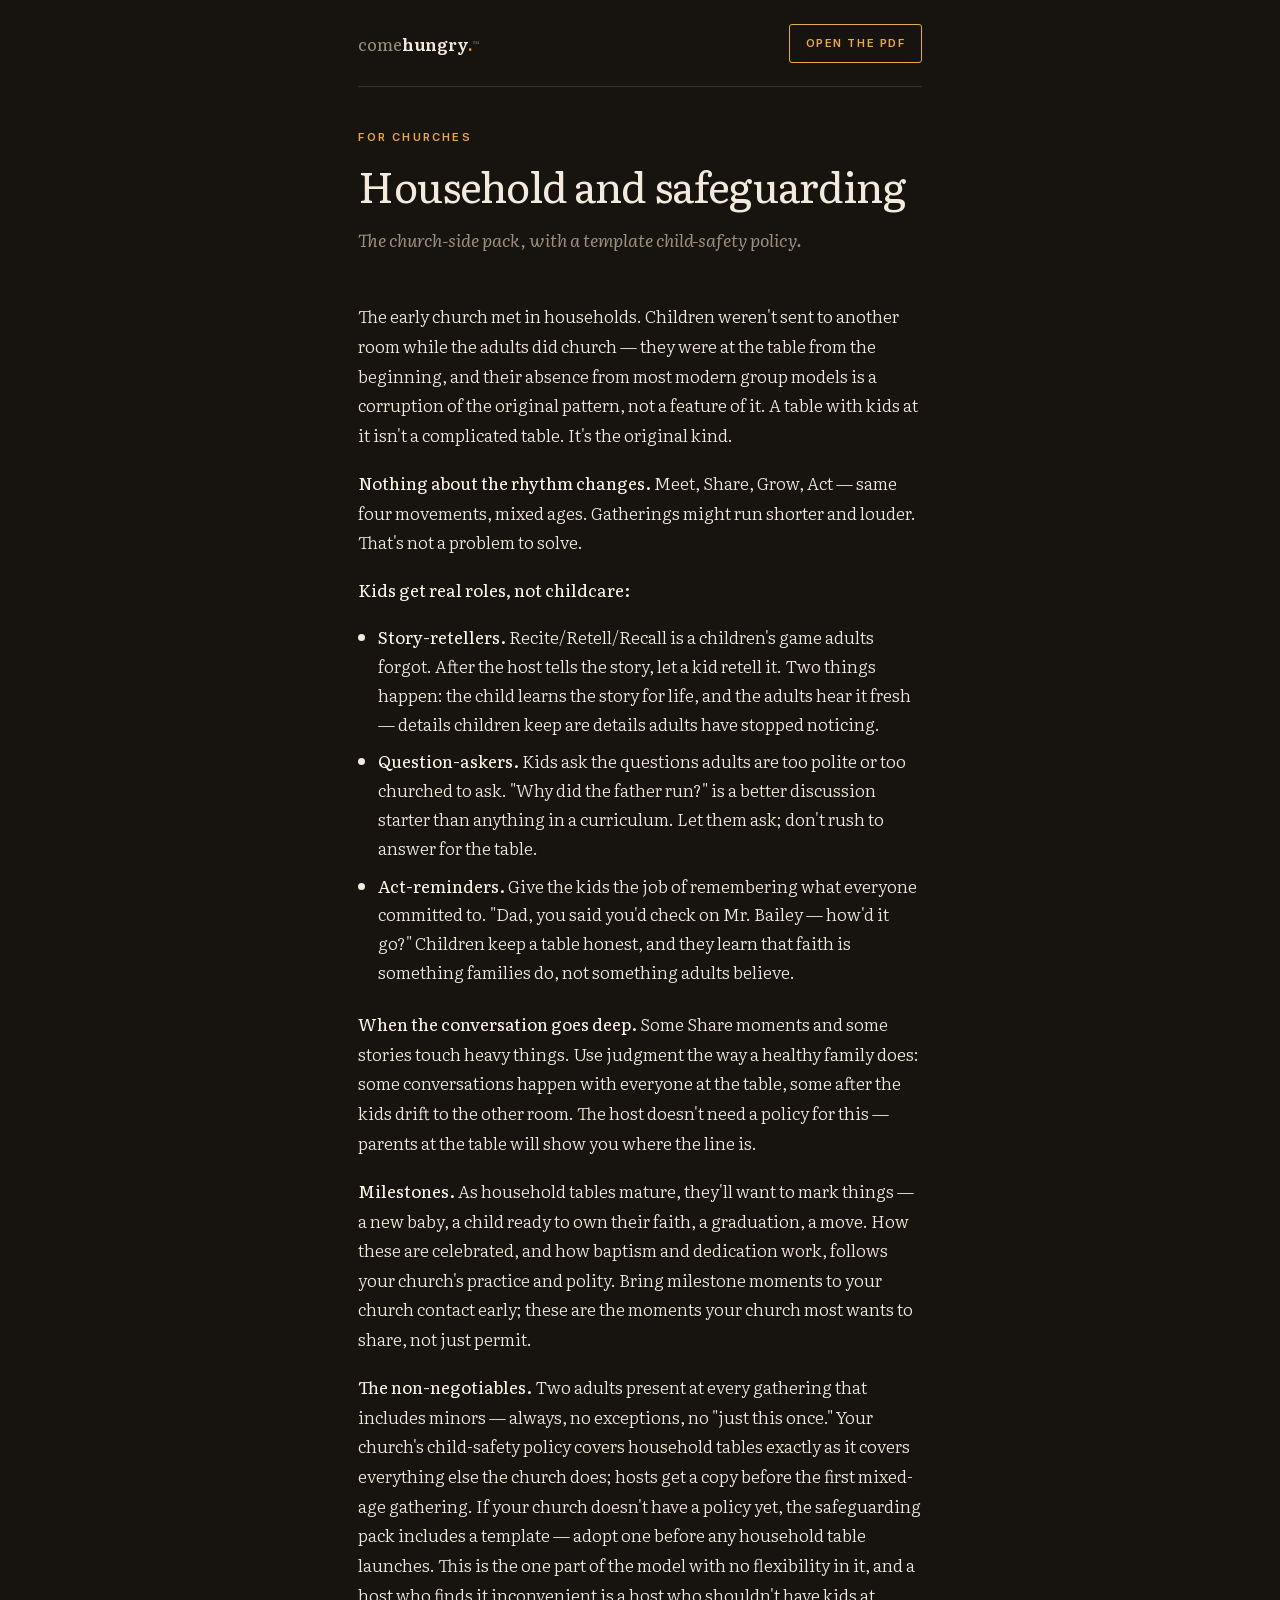
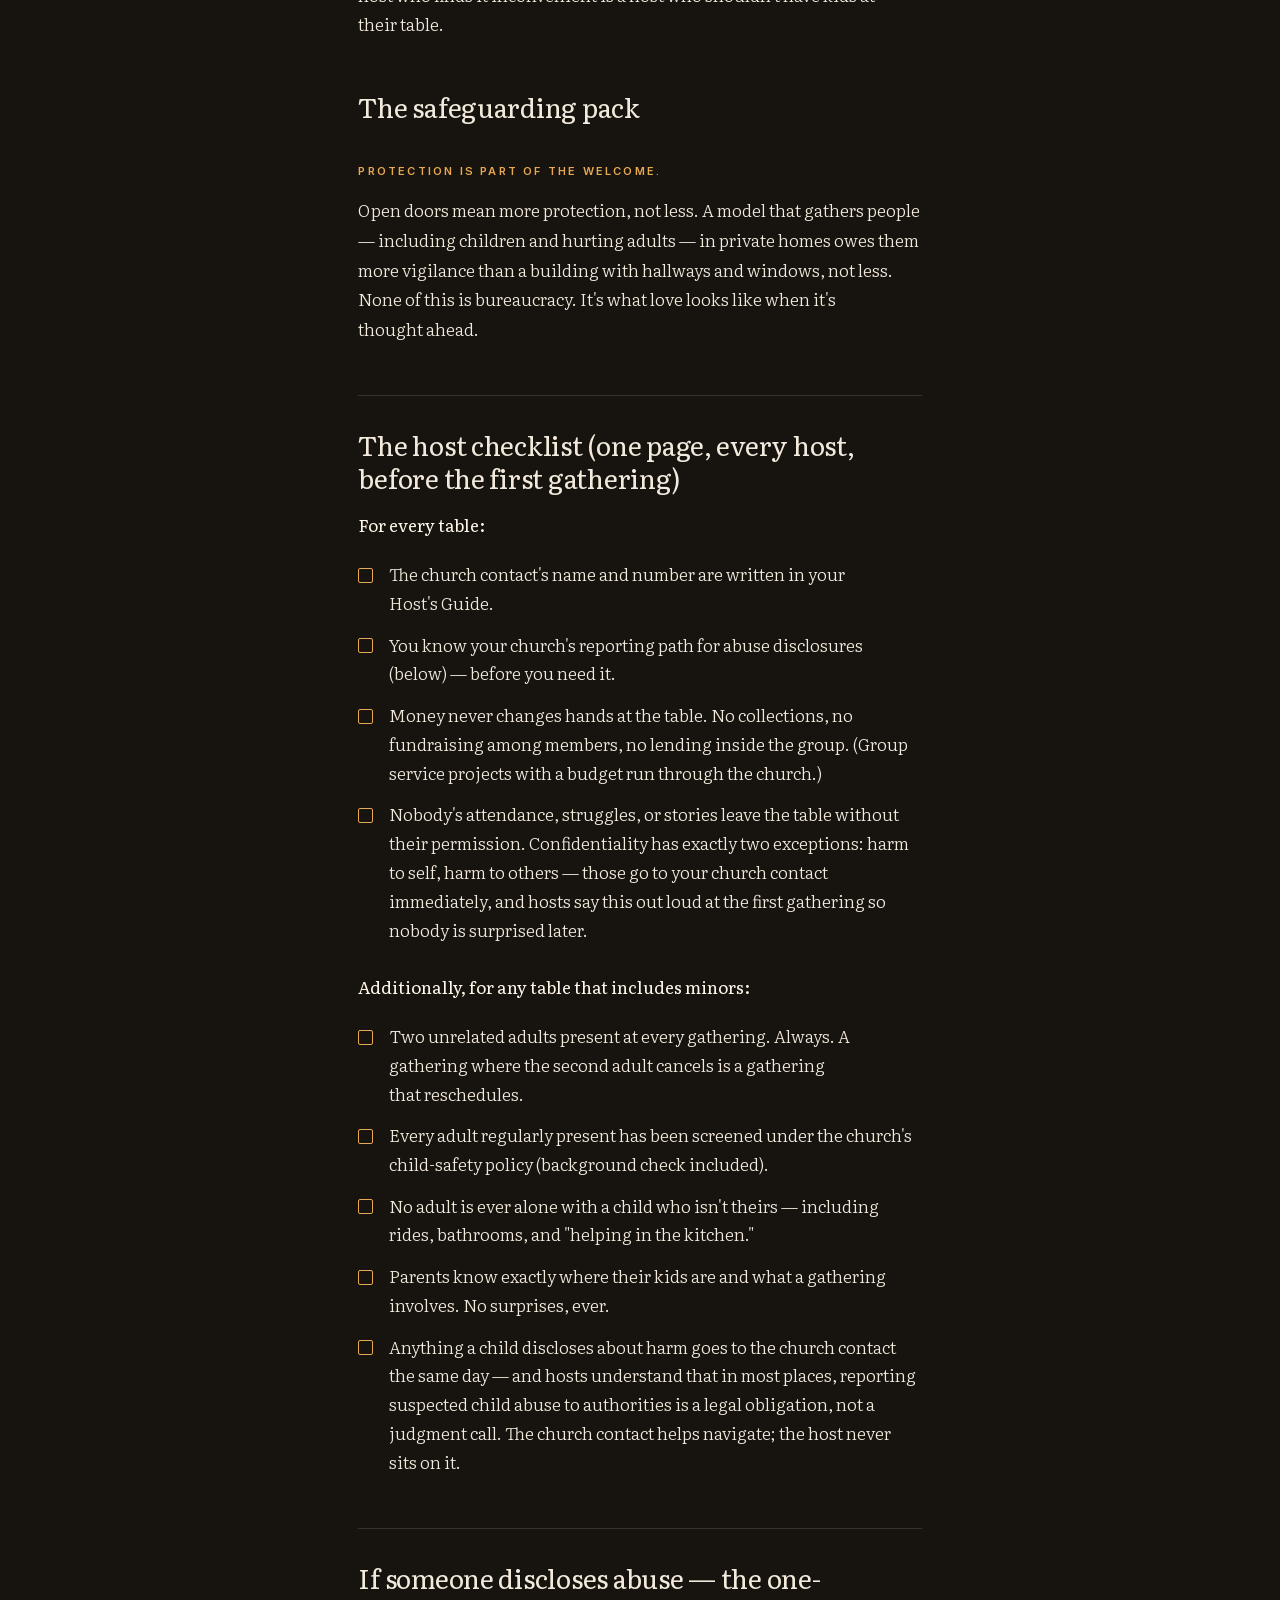
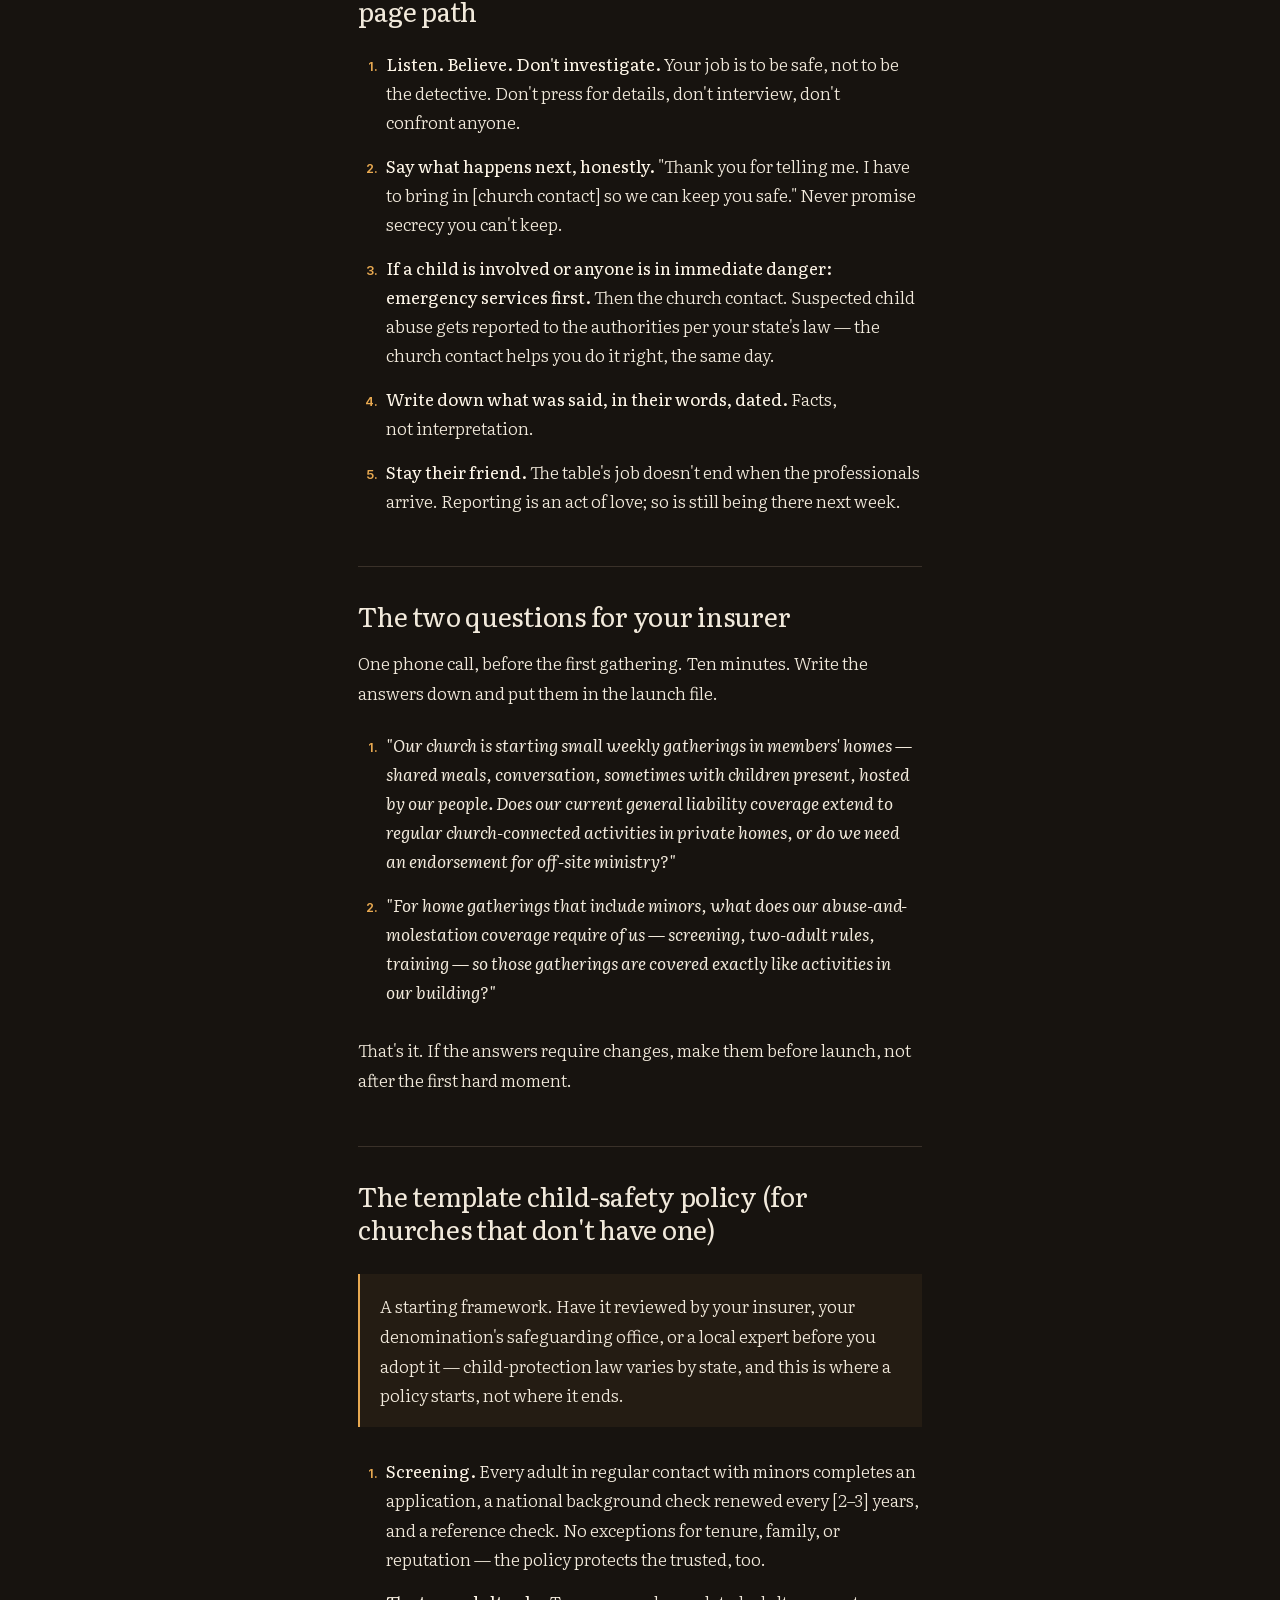
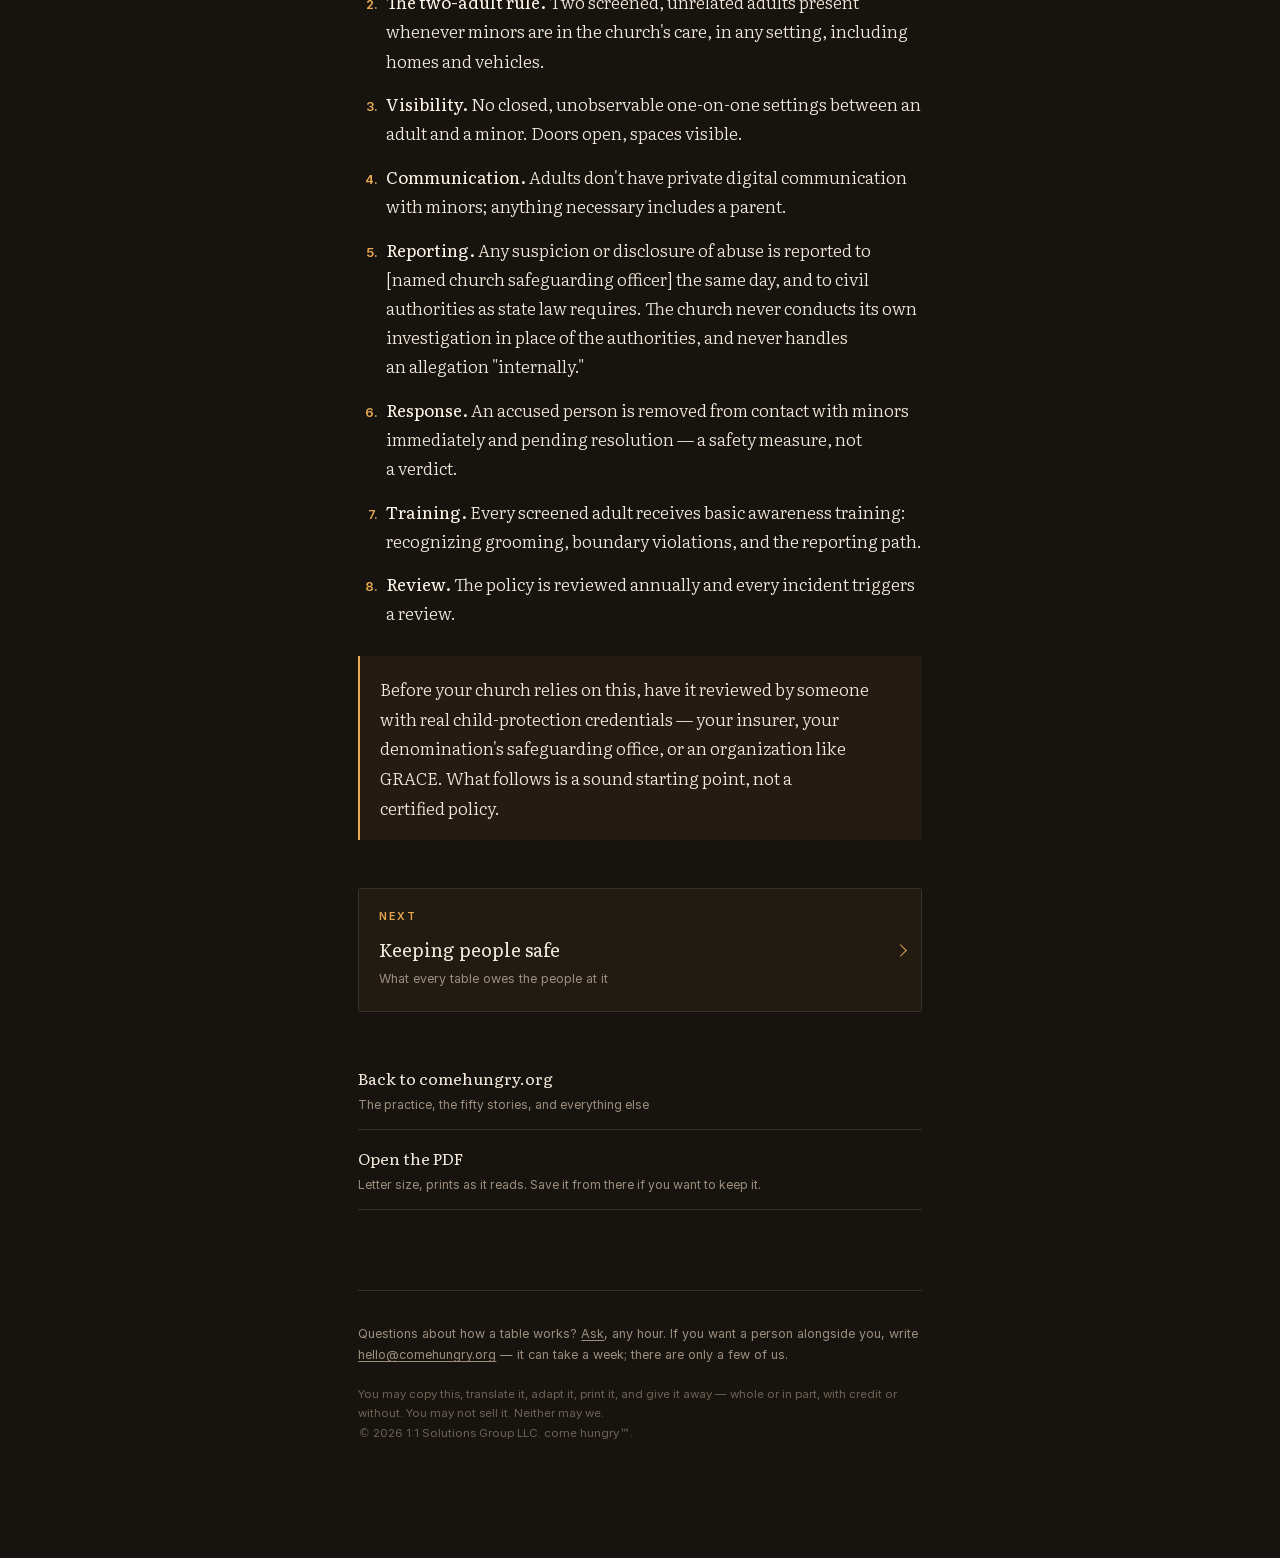
<file: read/household-and-safeguarding.html>
<!DOCTYPE html>
<html lang="en">
<head>
<meta charset="utf-8">
<meta name="viewport" content="width=device-width, initial-scale=1, viewport-fit=cover">
<meta name="theme-color" content="#17130F">
<title>Household and safeguarding — come hungry</title>
<meta name="description" content="The church-side pack, with a template child-safety policy.">
<link rel="canonical" href="https://comehungry.org/read/household-and-safeguarding.html">
<meta name="robots" content="index,follow,max-image-preview:large,max-snippet:-1">
<meta property="og:type" content="article">
<meta property="og:site_name" content="come hungry">
<meta property="og:title" content="Household and safeguarding">
<meta property="og:description" content="The church-side pack, with a template child-safety policy.">
<meta property="og:url" content="https://comehungry.org/read/household-and-safeguarding.html">
<meta property="og:image" content="https://comehungry.org/share.png">
<meta name="twitter:card" content="summary_large_image">
<link rel="icon" href="/favicon.ico" sizes="any">
<link rel="preload" href="/f/literata-300.woff2" as="font" type="font/woff2" crossorigin>
<link rel="stylesheet" href="/f/type.css">
<script type="application/ld+json">
{"@context":"https://schema.org","@type":"Article",
 "headline":"Household and safeguarding","description":"The church-side pack, with a template child-safety policy.",
 "url":"https://comehungry.org/read/household-and-safeguarding.html",
 "inLanguage":"en","isAccessibleForFree":true,
 "publisher":{"@type":"Organization","name":"come hungry","url":"https://comehungry.org/"}}
</script>
<style>


*{margin:0;padding:0;box-sizing:border-box}
:root{--night:#17130F;--lamp:#F2EADC;--dim:#9C8F7F;--gold:#E8A951;--coal:#C4623A;--rule:#3A3129}
html{-webkit-text-size-adjust:100%}
body{
  background:var(--night);color:var(--lamp);
  font-family:"Literata",Georgia,serif;font-weight:300;
  font-size:1.06rem;line-height:1.75;
  -webkit-font-smoothing:antialiased;text-rendering:optimizeLegibility;
}
.wrap{max-width:38rem;margin:0 auto;padding:1.5rem 1.4rem 6rem}
.top{
  display:flex;align-items:center;justify-content:space-between;gap:1rem;
  padding-bottom:1.4rem;border-bottom:1px solid var(--rule);margin-bottom:2.6rem;
}
.mark{font-family:"Literata",Georgia,serif;font-weight:600;font-size:1.05rem;
  color:var(--lamp);text-decoration:none;letter-spacing:-.01em}
.mark span{color:var(--dim);font-weight:400}
.mark i{color:var(--gold);font-style:normal}
.mark sup{font-size:.4em;vertical-align:.72em;color:var(--dim);font-weight:400}
.getpdf{
  display:inline-flex;align-items:center;gap:.5rem;flex:none;
  padding:.55rem .95rem;border:1px solid var(--gold);border-radius:3px;
  font-family:"IBM Plex Sans",system-ui,sans-serif;font-size:.7rem;font-weight:600;
  letter-spacing:.14em;text-transform:uppercase;color:var(--gold);text-decoration:none;
  transition:background .25s,color .25s;
}
@media (hover:hover){.getpdf:hover{background:var(--gold);color:var(--night)}}
.kicker{font-family:"IBM Plex Sans",system-ui,sans-serif;font-size:.6875rem;font-weight:600;
  letter-spacing:.2em;text-transform:uppercase;color:var(--gold);margin-bottom:.9rem}
h1{font-family:"Literata",Georgia,serif;font-weight:400;
  font-size:clamp(1.9rem,7vw,2.6rem);line-height:1.14;letter-spacing:-.02em;margin-bottom:1rem}
.sub{font-size:1.1rem;line-height:1.6;color:var(--dim);font-style:italic;margin-bottom:3rem}
h2{font-family:"Literata",Georgia,serif;font-weight:400;
  font-size:clamp(1.35rem,5.2vw,1.65rem);line-height:1.25;letter-spacing:-.01em;
  margin:3.2rem 0 1rem;padding-top:2rem;border-top:1px solid var(--rule)}
h2:first-of-type{border-top:0;padding-top:0}
h3{font-family:"IBM Plex Sans",system-ui,sans-serif;font-size:.6875rem;font-weight:600;
  letter-spacing:.2em;text-transform:uppercase;color:var(--gold);margin:2.4rem 0 .9rem}
p{margin-bottom:1.15rem}
strong{font-weight:500;color:#FFF7E9}
em{font-style:italic}
a{color:var(--gold);text-decoration:underline;text-underline-offset:2px}
ul{margin:0 0 1.4rem 1.2rem}
ol{margin:1.4rem 0 1.8rem 1.4rem}
ol li{margin-bottom:.9rem;padding-left:.3rem;line-height:1.72}
ol li::marker{color:var(--gold);font-family:"IBM Plex Sans",system-ui,sans-serif;font-weight:600;font-size:.8rem}
ul.check{list-style:none;margin:1.3rem 0 1.7rem;padding-left:0}
ul.check li{position:relative;padding-left:1.9rem;margin-bottom:.8rem}
ul.check li::before{content:"";position:absolute;left:0;top:.45em;width:13px;height:13px;
  border:1px solid var(--gold);border-radius:2px}
li{margin-bottom:.55rem;line-height:1.7}
blockquote{border-left:2px solid var(--gold);padding:.2rem 0 .2rem 1.2rem;
  margin:1.8rem 0;color:var(--lamp);font-style:italic}
blockquote p:last-child{margin-bottom:0}
hr{border:0;border-top:1px solid var(--rule);margin:3rem 0}
table{width:100%;border-collapse:collapse;margin:1.6rem 0;font-size:.92rem}
th,td{text-align:left;padding:.6rem .5rem;border-bottom:1px solid var(--rule);vertical-align:top}
th{font-family:"IBM Plex Sans",system-ui,sans-serif;font-size:.68rem;font-weight:600;
  letter-spacing:.14em;text-transform:uppercase;color:var(--gold)}
.said,.act{background:rgba(232,169,81,.06);border-left:2px solid var(--gold);
  padding:1.1rem 1.2rem;margin:1.8rem 0}
.said p:last-child,.act p:last-child{margin-bottom:0}
.foot{margin-top:5rem;padding-top:2rem;border-top:1px solid var(--rule);
  font-family:"IBM Plex Sans",system-ui,sans-serif;font-size:.78rem;line-height:1.7;color:var(--dim)}
.foot a{color:var(--dim)}
.foot .terms{margin-top:1.2rem;font-size:.72rem;color:#6E6355}
.nextdoc{
  display:block;margin-top:3rem;padding:1.2rem 2rem 1.3rem 1.2rem;position:relative;
  border:1px solid var(--rule);border-radius:3px;text-decoration:none;
  background:rgba(232,169,81,.05);transition:border-color .25s;
}
.nextdoc span{display:block;font-family:"IBM Plex Sans",system-ui,sans-serif;font-size:.66rem;
  font-weight:600;letter-spacing:.2em;text-transform:uppercase;color:var(--gold);margin-bottom:.4rem}
.nextdoc b{display:block;font-family:"Literata",Georgia,serif;font-weight:400;font-size:1.15rem;color:var(--lamp)}
.nextdoc small{display:block;font-family:"IBM Plex Sans",system-ui,sans-serif;font-size:.78rem;color:var(--dim);margin-top:.2rem}
.nextdoc::after{content:"";position:absolute;right:1rem;top:50%;width:8px;height:8px;margin-top:-4px;
  border-right:1.5px solid var(--gold);border-bottom:1.5px solid var(--gold);transform:rotate(-45deg)}
@media (hover:hover){.nextdoc:hover{border-color:var(--gold)}}
.also{margin-top:2.4rem}
.also a{display:block;padding:.85rem 0;border-bottom:1px solid var(--rule);
  font-family:"Literata",Georgia,serif;font-size:1rem;color:var(--lamp);text-decoration:none}
.also a b{display:block;font-weight:400}
.also a small{display:block;font-family:"IBM Plex Sans",system-ui,sans-serif;
  font-size:.76rem;color:var(--dim);margin-top:.15rem}
@media (hover:hover){.also a:hover{color:var(--gold)}}

</style>
</head>
<body>
<div class="wrap">

  <header class="top">
    <a class="mark" href="/"><span>come</span>hungry<i>.</i><sup>&trade;</sup></a>
    <a class="getpdf" href="/downloads/church-4-household-and-safeguarding.pdf" target="_blank" rel="noopener">Open the PDF</a>
  </header>

  <p class="kicker">For churches</p>
  <h1>Household and safeguarding</h1>
  <p class="sub">The church-side pack, with a template child-safety policy.</p>

  <p class="sub-lede">The early church met in households. Children weren't sent to another room while the adults did church — they were at the table from the beginning, and their absence from most modern group models is a corruption of the original pattern, not a feature of it. A table with kids at it isn't a complicated table. It's the original kind.</p>
<p><strong>Nothing about the rhythm changes.</strong> Meet, Share, Grow, Act — same four movements, mixed ages. Gatherings might run shorter and louder. That's not a problem to solve.</p>
<p><strong>Kids get real roles, not childcare:</strong></p>
<ul><li><strong>Story-retellers.</strong> Recite/Retell/Recall is a children's game adults forgot. After the host tells the story, let a kid retell it. Two things happen: the child learns the story for life, and the adults hear it fresh — details children keep are details adults have stopped noticing.</li><li><strong>Question-askers.</strong> Kids ask the questions adults are too polite or too churched to ask. "Why did the father run?" is a better discussion starter than anything in a curriculum. Let them ask; don't rush to answer for the table.</li><li><strong>Act-reminders.</strong> Give the kids the job of remembering what everyone committed to. "Dad, you said you'd check on Mr. Bailey — how'd it go?" Children keep a table honest, and they learn that faith is something families do, not something adults believe.</li></ul>
<p><strong>When the conversation goes deep.</strong> Some Share moments and some stories touch heavy things. Use judgment the way a healthy family does: some conversations happen with everyone at the table, some after the kids drift to the other room. The host doesn't need a policy for this — parents at the table will show you where the line is.</p>
<p><strong>Milestones.</strong> As household tables mature, they'll want to mark things — a new baby, a child ready to own their faith, a graduation, a move. How these are celebrated, and how baptism and dedication work, follows your church's practice and polity. Bring milestone moments to your church contact early; these are the moments your church most wants to share, not just permit.</p>
<p><strong>The non-negotiables.</strong> Two adults present at every gathering that includes minors — always, no exceptions, no "just this once." Your church's child-safety policy covers household tables exactly as it covers everything else the church does; hosts get a copy before the first mixed-age gathering. If your church doesn't have a policy yet, the safeguarding pack includes a template — adopt one before any household table launches. This is the one part of the model with no flexibility in it, and a host who finds it inconvenient is a host who shouldn't have kids at their table.</p>
<h2>The safeguarding pack</h2>
<h3>Protection is part of the welcome.</h3>
<p>Open doors mean more protection, not less. A model that gathers people — including children and hurting adults — in private homes owes them more vigilance than a building with hallways and windows, not less. None of this is bureaucracy. It's what love looks like when it's thought ahead.</p>
<h2>The host checklist (one page, every host, before the first gathering)</h2>
<p><strong>For every table:</strong></p>
<ul class="check"><li>The church contact's name and number are written in your Host's Guide.</li><li>You know your church's reporting path for abuse disclosures (below) — before you need it.</li><li>Money never changes hands at the table. No collections, no fundraising among members, no lending inside the group. (Group service projects with a budget run through the church.)</li><li>Nobody's attendance, struggles, or stories leave the table without their permission. Confidentiality has exactly two exceptions: harm to self, harm to others — those go to your church contact immediately, and hosts say this out loud at the first gathering so nobody is surprised later.</li></ul>
<p><strong>Additionally, for any table that includes minors:</strong></p>
<ul class="check"><li>Two unrelated adults present at every gathering. Always. A gathering where the second adult cancels is a gathering that reschedules.</li><li>Every adult regularly present has been screened under the church's child-safety policy (background check included).</li><li>No adult is ever alone with a child who isn't theirs — including rides, bathrooms, and "helping in the kitchen."</li><li>Parents know exactly where their kids are and what a gathering involves. No surprises, ever.</li><li>Anything a child discloses about harm goes to the church contact the same day — and hosts understand that in most places, reporting suspected child abuse to authorities is a legal obligation, not a judgment call. The church contact helps navigate; the host never sits on it.</li></ul>
<h2>If someone discloses abuse — the one-page path</h2>
<ol><li><strong>Listen. Believe. Don't investigate.</strong> Your job is to be safe, not to be the detective. Don't press for details, don't interview, don't confront anyone.</li><li><strong>Say what happens next, honestly.</strong> "Thank you for telling me. I have to bring in [church contact] so we can keep you safe." Never promise secrecy you can't keep.</li><li><strong>If a child is involved or anyone is in immediate danger: emergency services first.</strong> Then the church contact. Suspected child abuse gets reported to the authorities per your state's law — the church contact helps you do it right, the same day.</li><li><strong>Write down what was said, in their words, dated.</strong> Facts, not interpretation.</li><li><strong>Stay their friend.</strong> The table's job doesn't end when the professionals arrive. Reporting is an act of love; so is still being there next week.</li></ol>
<h2>The two questions for your insurer</h2>
<p>One phone call, before the first gathering. Ten minutes. Write the answers down and put them in the launch file.</p>
<ol><li><em>"Our church is starting small weekly gatherings in members' homes — shared meals, conversation, sometimes with children present, hosted by our people. Does our current general liability coverage extend to regular church-connected activities in private homes, or do we need an endorsement for off-site ministry?"</em></li><li><em>"For home gatherings that include minors, what does our abuse-and-molestation coverage require of us — screening, two-adult rules, training — so those gatherings are covered exactly like activities in our building?"</em></li></ol>
<p>That's it. If the answers require changes, make them before launch, not after the first hard moment.</p>
<h2>The template child-safety policy (for churches that don't have one)</h2>
<div class="said"><p>A starting framework. Have it reviewed by your insurer, your denomination's safeguarding office, or a local expert before you adopt it — child-protection law varies by state, and this is where a policy starts, not where it ends.</p></div>
<ol><li><strong>Screening.</strong> Every adult in regular contact with minors completes an application, a national background check renewed every [2–3] years, and a reference check. No exceptions for tenure, family, or reputation — the policy protects the trusted, too.</li><li><strong>The two-adult rule.</strong> Two screened, unrelated adults present whenever minors are in the church's care, in any setting, including homes and vehicles.</li><li><strong>Visibility.</strong> No closed, unobservable one-on-one settings between an adult and a minor. Doors open, spaces visible.</li><li><strong>Communication.</strong> Adults don't have private digital communication with minors; anything necessary includes a parent.</li><li><strong>Reporting.</strong> Any suspicion or disclosure of abuse is reported to [named church safeguarding officer] the same day, and to civil authorities as state law requires. The church never conducts its own investigation in place of the authorities, and never handles an allegation "internally."</li><li><strong>Response.</strong> An accused person is removed from contact with minors immediately and pending resolution — a safety measure, not a verdict.</li><li><strong>Training.</strong> Every screened adult receives basic awareness training: recognizing grooming, boundary violations, and the reporting path.</li><li><strong>Review.</strong> The policy is reviewed annually and every incident triggers a review.</li></ol>
<div class="said"><p>Before your church relies on this, have it reviewed by someone with real child-protection credentials — your insurer, your denomination's safeguarding office, or an organization like GRACE. What follows is a sound starting point, not a certified policy.</p></div>

  <a class="nextdoc" href="/read/keeping-people-safe"><span>Next</span><b>Keeping people safe</b><small>What every table owes the people at it</small></a>
  <div class="also">
    <a href="/" id="back"><b id="backl">Back to comehungry.org</b><small id="backs">The practice, the fifty stories, and everything else</small></a>
    <a href="/downloads/church-4-household-and-safeguarding.pdf" target="_blank" rel="noopener"><b>Open the PDF</b><small>Letter size, prints as it reads. Save it from there if you want to keep&nbsp;it.</small></a>
  </div>

  <footer class="foot">
    <p>Questions about how a table works? <a href="/#ask">Ask</a>, any hour. If you want a person alongside you, write <a href="mailto:hello@comehungry.org">hello@comehungry.org</a> — it can take a week; there are only a few of us.</p>
    <p class="terms">You may copy this, translate it, adapt it, print it, and give it away — whole or in part, with credit or without. You may not sell it. Neither may we.<br>&copy; 2026 1:1 Solutions Group LLC. come hungry&trade;.</p>
  </footer>

</div>
<script>
// If they came from somewhere on the site, send them back there rather than to
// the front card — most people arrive here from Downloads or the church section.
(function(){
  var a = document.getElementById('back');
  if(!a) return;
  var sameSite = document.referrer && document.referrer.indexOf(location.origin) === 0;
  if(sameSite && history.length > 1){
    document.getElementById('backl').textContent = 'Back to where you were';
    document.getElementById('backs').textContent = 'The page you came from';
    a.addEventListener('click', function(e){ e.preventDefault(); history.back(); });
  }
})();
</script>
</body>
</html>
</file>
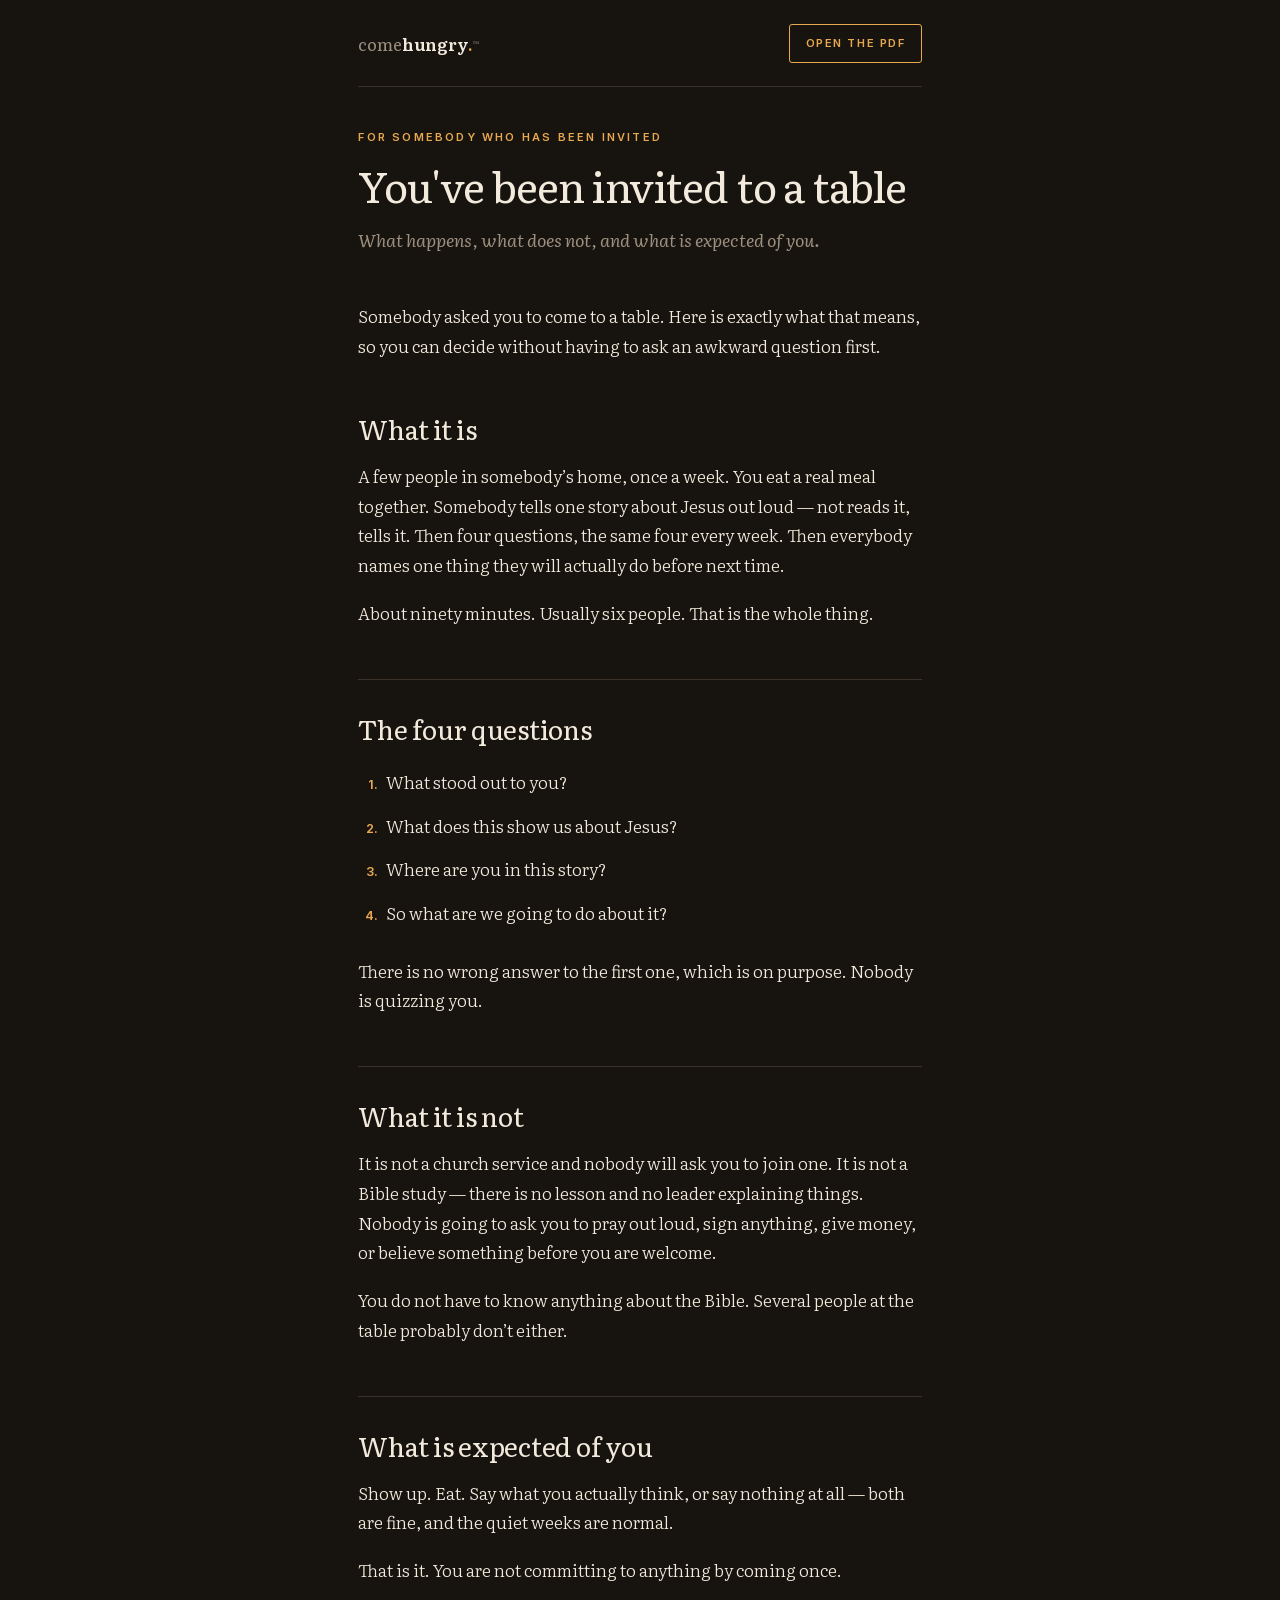
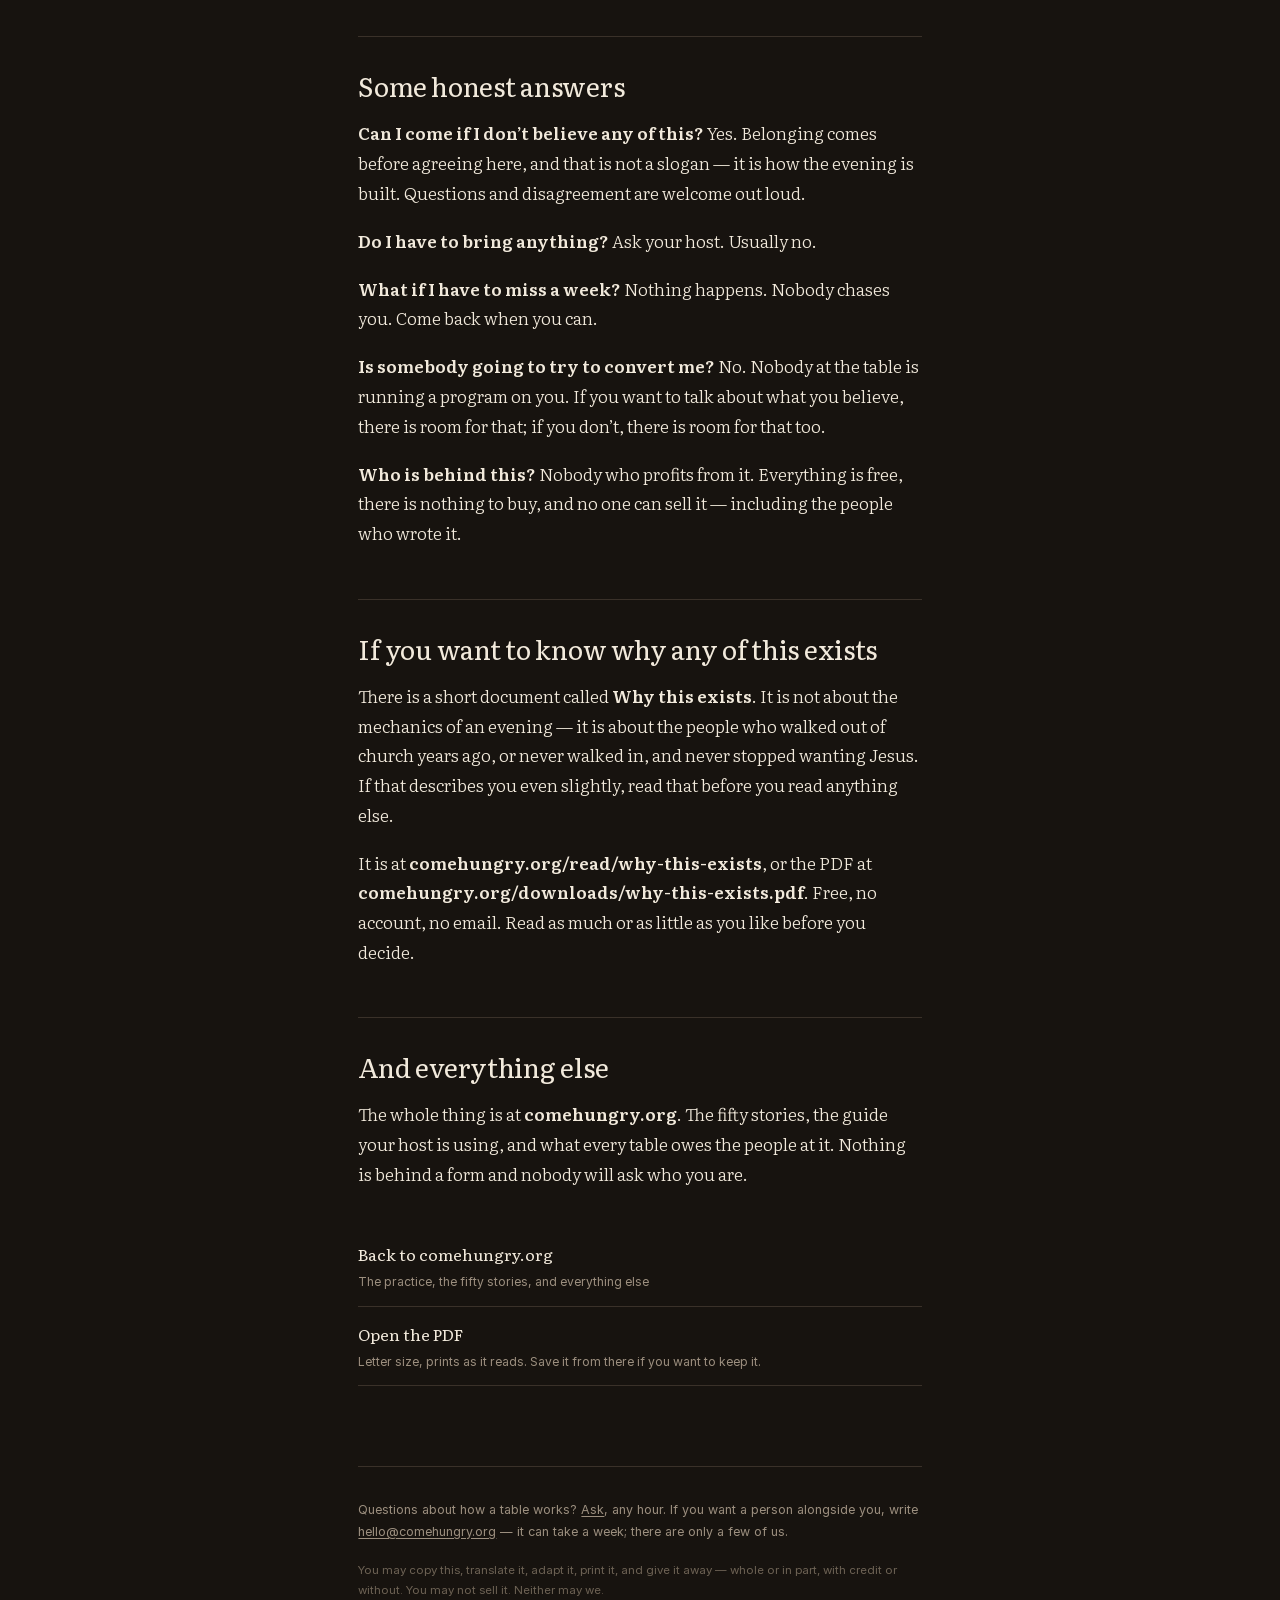
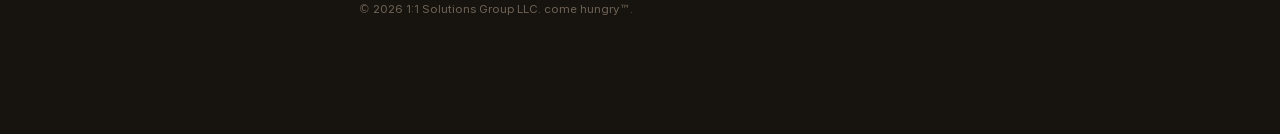
<file: read/invited.html>
<!DOCTYPE html>
<html lang="en">
<head>
<meta charset="utf-8">
<meta name="viewport" content="width=device-width, initial-scale=1, viewport-fit=cover">
<meta name="theme-color" content="#17130F">
<title>You&#x27;ve been invited to a table — come hungry</title>
<meta name="description" content="What happens, what does not, and what is expected of you.">
<link rel="canonical" href="https://comehungry.org/read/invited.html">
<meta name="robots" content="index,follow,max-image-preview:large,max-snippet:-1">
<meta property="og:type" content="article">
<meta property="og:site_name" content="come hungry">
<meta property="og:title" content="You&#x27;ve been invited to a table">
<meta property="og:description" content="What happens, what does not, and what is expected of you.">
<meta property="og:url" content="https://comehungry.org/read/invited.html">
<meta property="og:image" content="https://comehungry.org/share.png">
<meta name="twitter:card" content="summary_large_image">
<link rel="icon" href="/favicon.ico" sizes="any">
<link rel="preload" href="/f/literata-300.woff2" as="font" type="font/woff2" crossorigin>
<link rel="stylesheet" href="/f/type.css">
<script type="application/ld+json">
{"@context":"https://schema.org","@type":"Article",
 "headline":"You've been invited to a table","description":"What happens, what does not, and what is expected of you.",
 "url":"https://comehungry.org/read/invited.html",
 "inLanguage":"en","isAccessibleForFree":true,
 "publisher":{"@type":"Organization","name":"come hungry","url":"https://comehungry.org/"}}
</script>
<style>


*{margin:0;padding:0;box-sizing:border-box}
:root{--night:#17130F;--lamp:#F2EADC;--dim:#9C8F7F;--gold:#E8A951;--coal:#C4623A;--rule:#3A3129}
html{-webkit-text-size-adjust:100%}
body{
  background:var(--night);color:var(--lamp);
  font-family:"Literata",Georgia,serif;font-weight:300;
  font-size:1.06rem;line-height:1.75;
  -webkit-font-smoothing:antialiased;text-rendering:optimizeLegibility;
}
.wrap{max-width:38rem;margin:0 auto;padding:1.5rem 1.4rem 6rem}
.top{
  display:flex;align-items:center;justify-content:space-between;gap:1rem;
  padding-bottom:1.4rem;border-bottom:1px solid var(--rule);margin-bottom:2.6rem;
}
.mark{font-family:"Literata",Georgia,serif;font-weight:600;font-size:1.05rem;
  color:var(--lamp);text-decoration:none;letter-spacing:-.01em}
.mark span{color:var(--dim);font-weight:400}
.mark i{color:var(--gold);font-style:normal}
.mark sup{font-size:.4em;vertical-align:.72em;color:var(--dim);font-weight:400}
.getpdf{
  display:inline-flex;align-items:center;gap:.5rem;flex:none;
  padding:.55rem .95rem;border:1px solid var(--gold);border-radius:3px;
  font-family:"IBM Plex Sans",system-ui,sans-serif;font-size:.7rem;font-weight:600;
  letter-spacing:.14em;text-transform:uppercase;color:var(--gold);text-decoration:none;
  transition:background .25s,color .25s;
}
@media (hover:hover){.getpdf:hover{background:var(--gold);color:var(--night)}}
.kicker{font-family:"IBM Plex Sans",system-ui,sans-serif;font-size:.6875rem;font-weight:600;
  letter-spacing:.2em;text-transform:uppercase;color:var(--gold);margin-bottom:.9rem}
h1{font-family:"Literata",Georgia,serif;font-weight:400;
  font-size:clamp(1.9rem,7vw,2.6rem);line-height:1.14;letter-spacing:-.02em;margin-bottom:1rem}
.sub{font-size:1.1rem;line-height:1.6;color:var(--dim);font-style:italic;margin-bottom:3rem}
h2{font-family:"Literata",Georgia,serif;font-weight:400;
  font-size:clamp(1.35rem,5.2vw,1.65rem);line-height:1.25;letter-spacing:-.01em;
  margin:3.2rem 0 1rem;padding-top:2rem;border-top:1px solid var(--rule)}
h2:first-of-type{border-top:0;padding-top:0}
h3{font-family:"IBM Plex Sans",system-ui,sans-serif;font-size:.6875rem;font-weight:600;
  letter-spacing:.2em;text-transform:uppercase;color:var(--gold);margin:2.4rem 0 .9rem}
p{margin-bottom:1.15rem}
strong{font-weight:500;color:#FFF7E9}
em{font-style:italic}
a{color:var(--gold);text-decoration:underline;text-underline-offset:2px}
ul{margin:0 0 1.4rem 1.2rem}
ol{margin:1.4rem 0 1.8rem 1.4rem}
ol li{margin-bottom:.9rem;padding-left:.3rem;line-height:1.72}
ol li::marker{color:var(--gold);font-family:"IBM Plex Sans",system-ui,sans-serif;font-weight:600;font-size:.8rem}
ul.check{list-style:none;margin:1.3rem 0 1.7rem;padding-left:0}
ul.check li{position:relative;padding-left:1.9rem;margin-bottom:.8rem}
ul.check li::before{content:"";position:absolute;left:0;top:.45em;width:13px;height:13px;
  border:1px solid var(--gold);border-radius:2px}
li{margin-bottom:.55rem;line-height:1.7}
blockquote{border-left:2px solid var(--gold);padding:.2rem 0 .2rem 1.2rem;
  margin:1.8rem 0;color:var(--lamp);font-style:italic}
blockquote p:last-child{margin-bottom:0}
hr{border:0;border-top:1px solid var(--rule);margin:3rem 0}
table{width:100%;border-collapse:collapse;margin:1.6rem 0;font-size:.92rem}
th,td{text-align:left;padding:.6rem .5rem;border-bottom:1px solid var(--rule);vertical-align:top}
th{font-family:"IBM Plex Sans",system-ui,sans-serif;font-size:.68rem;font-weight:600;
  letter-spacing:.14em;text-transform:uppercase;color:var(--gold)}
.said,.act{background:rgba(232,169,81,.06);border-left:2px solid var(--gold);
  padding:1.1rem 1.2rem;margin:1.8rem 0}
.said p:last-child,.act p:last-child{margin-bottom:0}
.foot{margin-top:5rem;padding-top:2rem;border-top:1px solid var(--rule);
  font-family:"IBM Plex Sans",system-ui,sans-serif;font-size:.78rem;line-height:1.7;color:var(--dim)}
.foot a{color:var(--dim)}
.foot .terms{margin-top:1.2rem;font-size:.72rem;color:#6E6355}
.nextdoc{
  display:block;margin-top:3rem;padding:1.2rem 2rem 1.3rem 1.2rem;position:relative;
  border:1px solid var(--rule);border-radius:3px;text-decoration:none;
  background:rgba(232,169,81,.05);transition:border-color .25s;
}
.nextdoc span{display:block;font-family:"IBM Plex Sans",system-ui,sans-serif;font-size:.66rem;
  font-weight:600;letter-spacing:.2em;text-transform:uppercase;color:var(--gold);margin-bottom:.4rem}
.nextdoc b{display:block;font-family:"Literata",Georgia,serif;font-weight:400;font-size:1.15rem;color:var(--lamp)}
.nextdoc small{display:block;font-family:"IBM Plex Sans",system-ui,sans-serif;font-size:.78rem;color:var(--dim);margin-top:.2rem}
.nextdoc::after{content:"";position:absolute;right:1rem;top:50%;width:8px;height:8px;margin-top:-4px;
  border-right:1.5px solid var(--gold);border-bottom:1.5px solid var(--gold);transform:rotate(-45deg)}
@media (hover:hover){.nextdoc:hover{border-color:var(--gold)}}
.also{margin-top:2.4rem}
.also a{display:block;padding:.85rem 0;border-bottom:1px solid var(--rule);
  font-family:"Literata",Georgia,serif;font-size:1rem;color:var(--lamp);text-decoration:none}
.also a b{display:block;font-weight:400}
.also a small{display:block;font-family:"IBM Plex Sans",system-ui,sans-serif;
  font-size:.76rem;color:var(--dim);margin-top:.15rem}
@media (hover:hover){.also a:hover{color:var(--gold)}}

</style>
</head>
<body>
<div class="wrap">

  <header class="top">
    <a class="mark" href="/"><span>come</span>hungry<i>.</i><sup>&trade;</sup></a>
    <a class="getpdf" href="/downloads/invited.pdf" target="_blank" rel="noopener">Open the PDF</a>
  </header>

  <p class="kicker">For somebody who has been invited</p>
  <h1>You&#x27;ve been invited to a table</h1>
  <p class="sub">What happens, what does not, and what is expected of you.</p>

  <p class="sub-lede">Somebody asked you to come to a table. Here is exactly what that means, so you can decide without having to ask an awkward question first.</p>

<h2>What it is</h2>
<p>A few people in somebody&rsquo;s home, once a week. You eat a real meal together. Somebody tells one story about Jesus out loud &mdash; not reads it, tells it. Then four questions, the same four every week. Then everybody names one thing they will actually do before next time.</p>
<p>About ninety minutes. Usually six people. That is the whole thing.</p>

<h2>The four questions</h2>
<ol>
<li>What stood out to you?</li>
<li>What does this show us about Jesus?</li>
<li>Where are you in this story?</li>
<li>So what are we going to do about it?</li>
</ol>
<p>There is no wrong answer to the first one, which is on purpose. Nobody is quizzing you.</p>

<h2>What it is not</h2>
<p>It is not a church service and nobody will ask you to join one. It is not a Bible study &mdash; there is no lesson and no leader explaining things. Nobody is going to ask you to pray out loud, sign anything, give money, or believe something before you are welcome.</p>
<p>You do not have to know anything about the Bible. Several people at the table probably don&rsquo;t either.</p>

<h2>What is expected of you</h2>
<p>Show up. Eat. Say what you actually think, or say nothing at all &mdash; both are fine, and the quiet weeks are normal.</p>
<p>That is it. You are not committing to anything by coming once.</p>

<h2>Some honest answers</h2>
<p><b>Can I come if I don&rsquo;t believe any of this?</b> Yes. Belonging comes before agreeing here, and that is not a slogan &mdash; it is how the evening is built. Questions and disagreement are welcome out loud.</p>
<p><b>Do I have to bring anything?</b> Ask your host. Usually no.</p>
<p><b>What if I have to miss a week?</b> Nothing happens. Nobody chases you. Come back when you can.</p>
<p><b>Is somebody going to try to convert me?</b> No. Nobody at the table is running a program on you. If you want to talk about what you believe, there is room for that; if you don&rsquo;t, there is room for that too.</p>
<p><b>Who is behind this?</b> Nobody who profits from it. Everything is free, there is nothing to buy, and no one can sell it &mdash; including the people who wrote it.</p>

<h2>If you want to know why any of this exists</h2>
<p>There is a short document called <b>Why this exists</b>. It is not about the mechanics of an evening &mdash; it is about the people who walked out of church years ago, or never walked in, and never stopped wanting Jesus. If that describes you even slightly, read that before you read anything else.</p>
<p>It is at <b>comehungry.org/read/why-this-exists</b>, or the PDF at <b>comehungry.org/downloads/why-this-exists.pdf</b>. Free, no account, no email. Read as much or as little as you like before you decide.</p>

<h2>And everything else</h2>
<p>The whole thing is at <b>comehungry.org</b>. The fifty stories, the guide your host is using, and what every table owes the people at it. Nothing is behind a form and nobody will ask who you are.</p>


  
  <div class="also">
    <a href="/" id="back"><b id="backl">Back to comehungry.org</b><small id="backs">The practice, the fifty stories, and everything else</small></a>
    <a href="/downloads/invited.pdf" target="_blank" rel="noopener"><b>Open the PDF</b><small>Letter size, prints as it reads. Save it from there if you want to keep&nbsp;it.</small></a>
  </div>

  <footer class="foot">
    <p>Questions about how a table works? <a href="/#ask">Ask</a>, any hour. If you want a person alongside you, write <a href="mailto:hello@comehungry.org">hello@comehungry.org</a> — it can take a week; there are only a few of us.</p>
    <p class="terms">You may copy this, translate it, adapt it, print it, and give it away — whole or in part, with credit or without. You may not sell it. Neither may we.<br>&copy; 2026 1:1 Solutions Group LLC. come hungry&trade;.</p>
  </footer>

</div>
<script>
// If they came from somewhere on the site, send them back there rather than to
// the front card — most people arrive here from Downloads or the church section.
(function(){
  var a = document.getElementById('back');
  if(!a) return;
  var sameSite = document.referrer && document.referrer.indexOf(location.origin) === 0;
  if(sameSite && history.length > 1){
    document.getElementById('backl').textContent = 'Back to where you were';
    document.getElementById('backs').textContent = 'The page you came from';
    a.addEventListener('click', function(e){ e.preventDefault(); history.back(); });
  }
})();
</script>
</body>
</html>
</file>
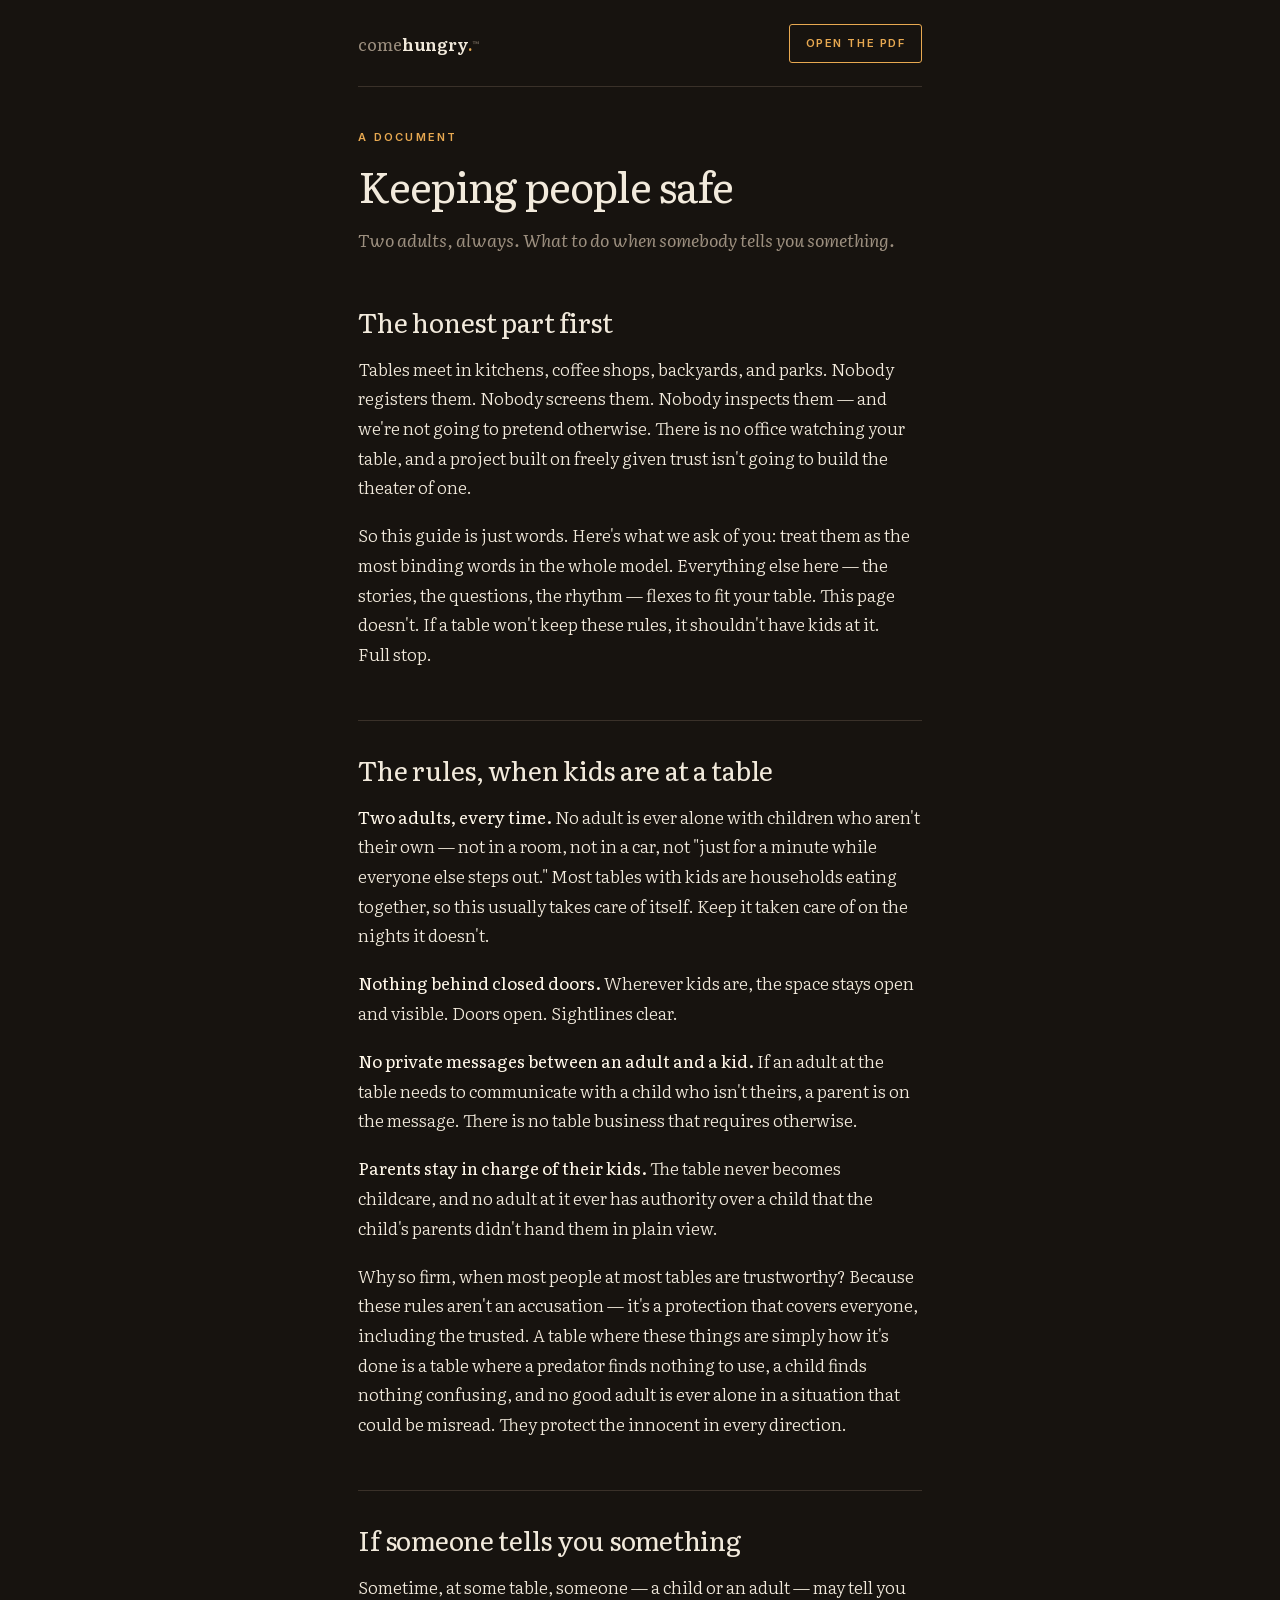
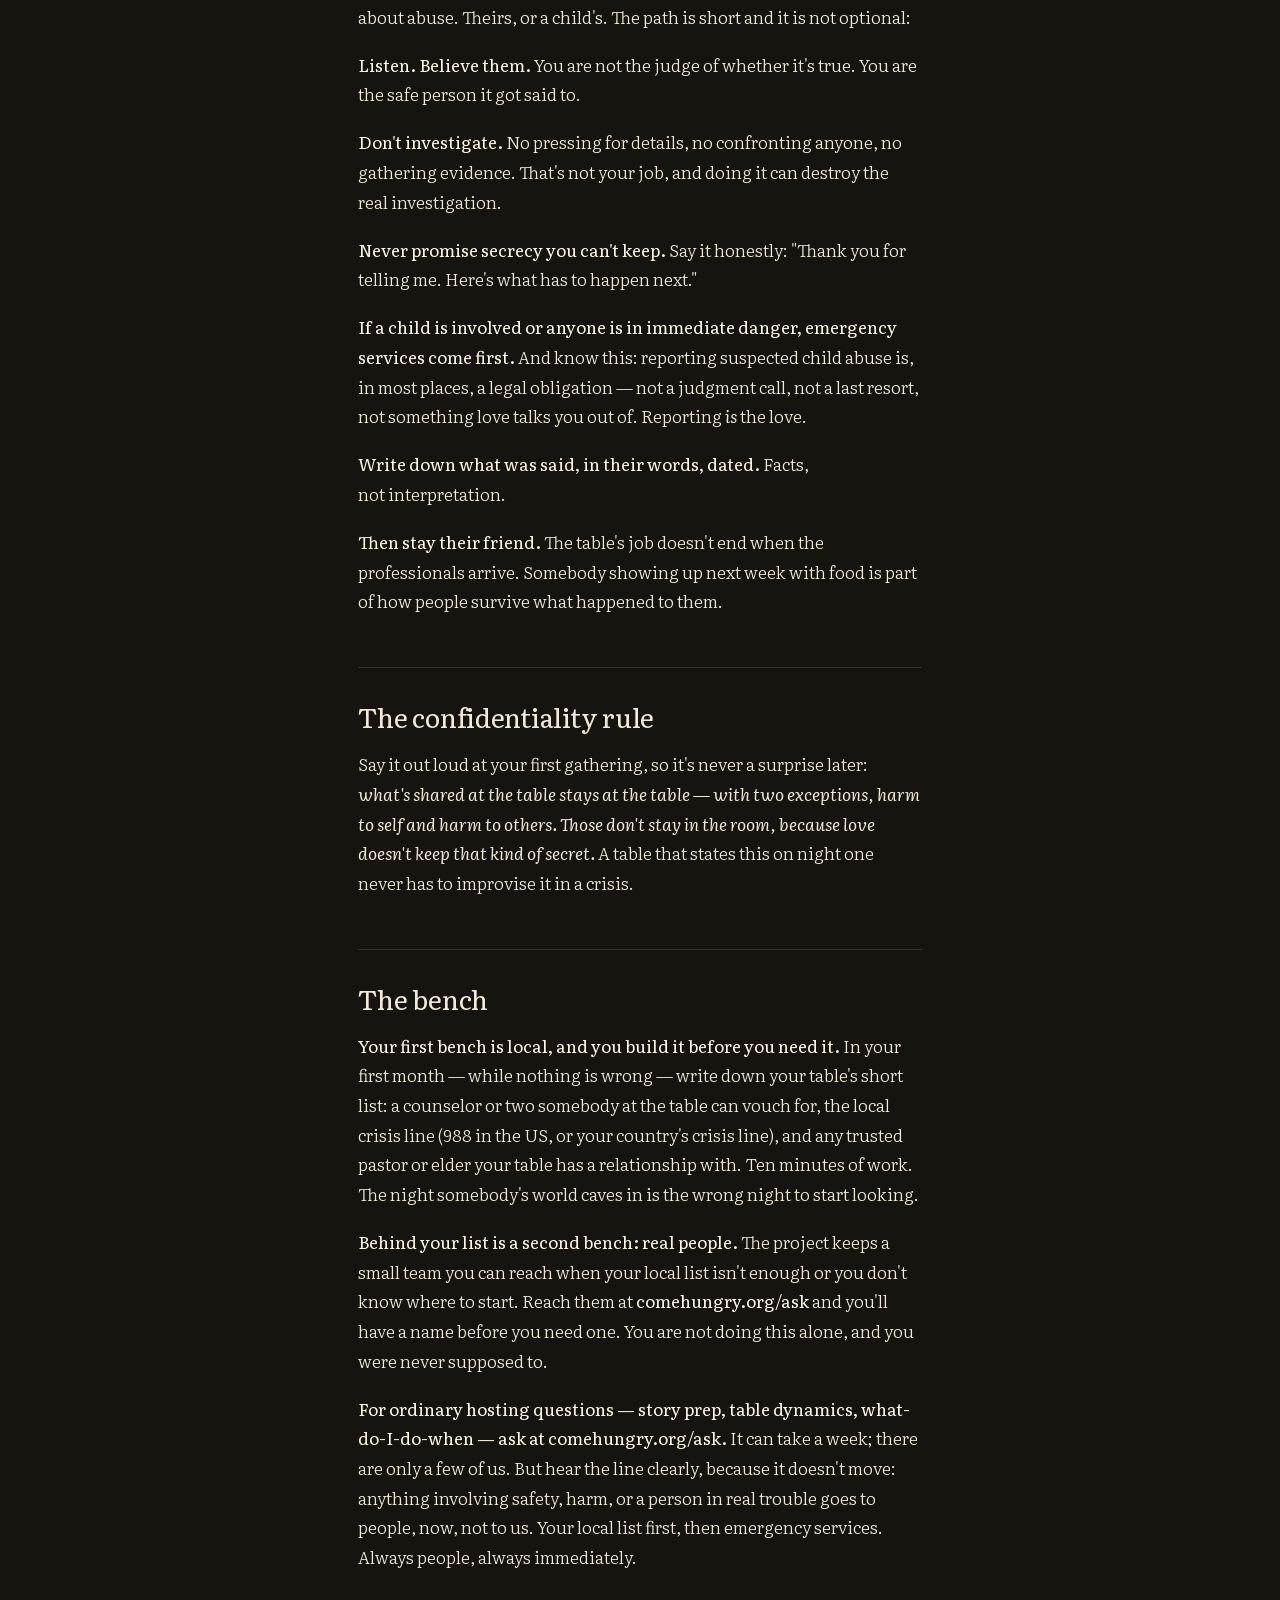
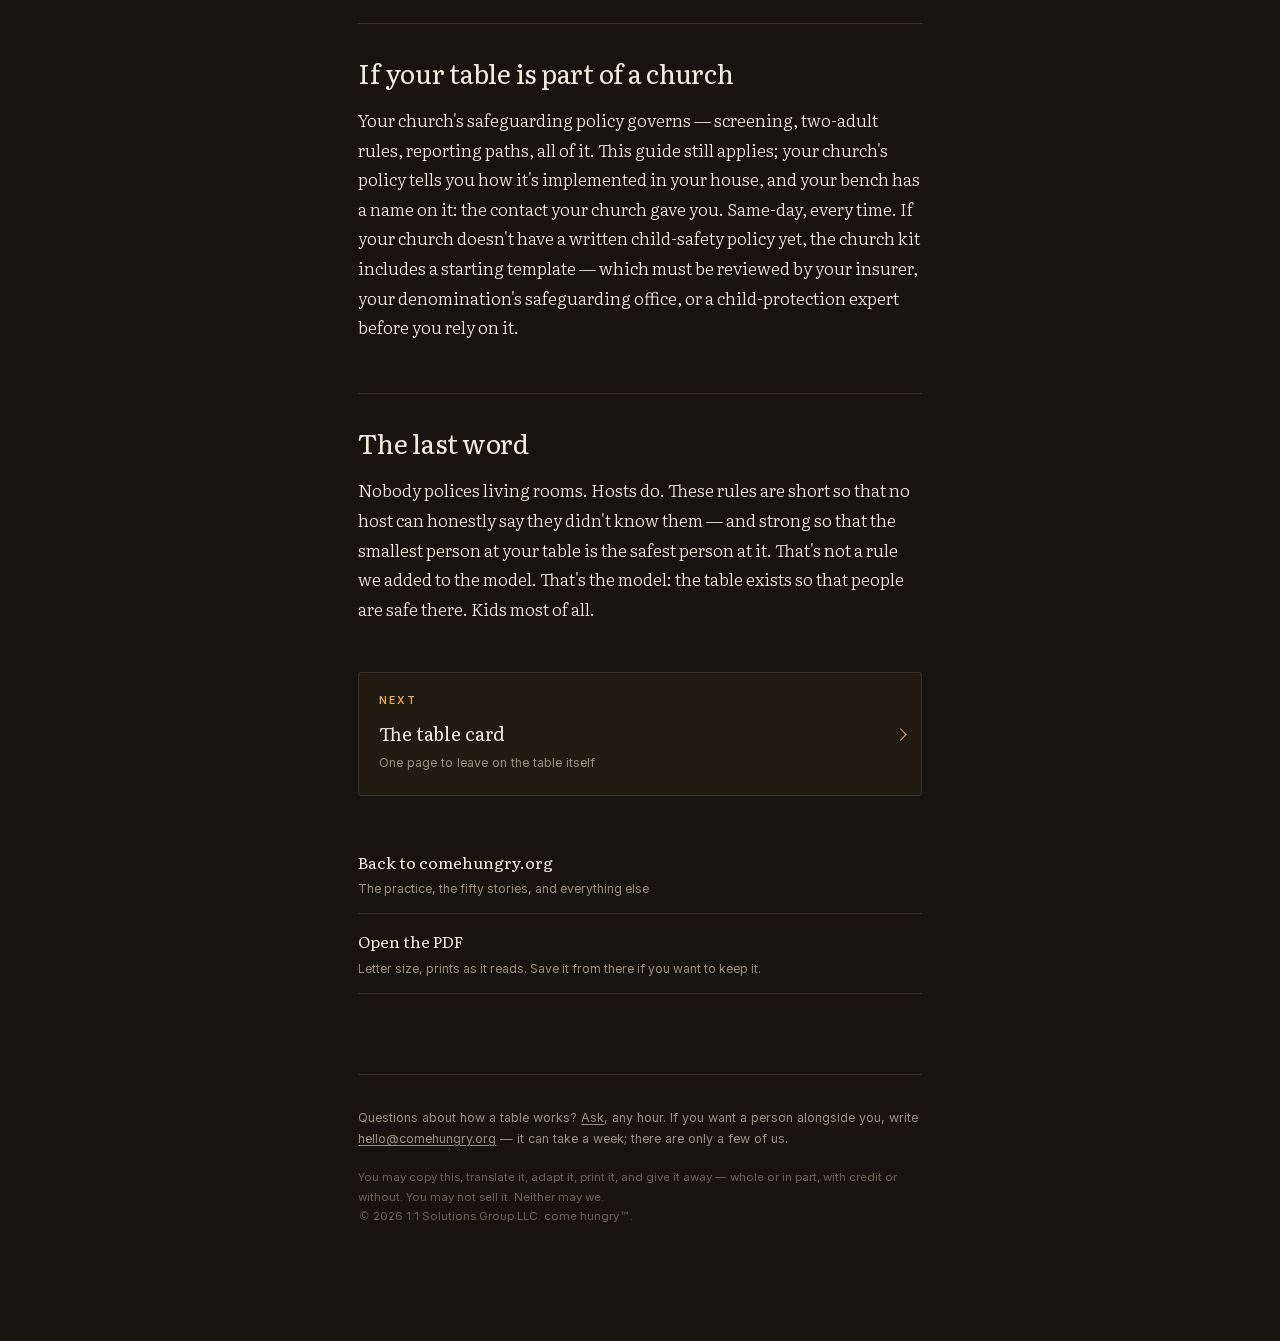
<file: read/keeping-people-safe.html>
<!DOCTYPE html>
<html lang="en">
<head>
<meta charset="utf-8">
<meta name="viewport" content="width=device-width, initial-scale=1, viewport-fit=cover">
<meta name="theme-color" content="#17130F">
<title>Keeping people safe — come hungry</title>
<meta name="description" content="Two adults, always. What to do when somebody tells you something.">
<link rel="canonical" href="https://comehungry.org/read/keeping-people-safe.html">
<meta name="robots" content="index,follow,max-image-preview:large,max-snippet:-1">
<meta property="og:type" content="article">
<meta property="og:site_name" content="come hungry">
<meta property="og:title" content="Keeping people safe">
<meta property="og:description" content="Two adults, always. What to do when somebody tells you something.">
<meta property="og:url" content="https://comehungry.org/read/keeping-people-safe.html">
<meta property="og:image" content="https://comehungry.org/share.png">
<meta name="twitter:card" content="summary_large_image">
<link rel="icon" href="/favicon.ico" sizes="any">
<link rel="preload" href="/f/literata-300.woff2" as="font" type="font/woff2" crossorigin>
<link rel="stylesheet" href="/f/type.css">
<script type="application/ld+json">
{"@context":"https://schema.org","@type":"Article",
 "headline":"Keeping people safe","description":"Two adults, always. What to do when somebody tells you something.",
 "url":"https://comehungry.org/read/keeping-people-safe.html",
 "inLanguage":"en","isAccessibleForFree":true,
 "publisher":{"@type":"Organization","name":"come hungry","url":"https://comehungry.org/"}}
</script>
<style>


*{margin:0;padding:0;box-sizing:border-box}
:root{--night:#17130F;--lamp:#F2EADC;--dim:#9C8F7F;--gold:#E8A951;--coal:#C4623A;--rule:#3A3129}
html{-webkit-text-size-adjust:100%}
body{
  background:var(--night);color:var(--lamp);
  font-family:"Literata",Georgia,serif;font-weight:300;
  font-size:1.06rem;line-height:1.75;
  -webkit-font-smoothing:antialiased;text-rendering:optimizeLegibility;
}
.wrap{max-width:38rem;margin:0 auto;padding:1.5rem 1.4rem 6rem}
.top{
  display:flex;align-items:center;justify-content:space-between;gap:1rem;
  padding-bottom:1.4rem;border-bottom:1px solid var(--rule);margin-bottom:2.6rem;
}
.mark{font-family:"Literata",Georgia,serif;font-weight:600;font-size:1.05rem;
  color:var(--lamp);text-decoration:none;letter-spacing:-.01em}
.mark span{color:var(--dim);font-weight:400}
.mark i{color:var(--gold);font-style:normal}
.mark sup{font-size:.4em;vertical-align:.72em;color:var(--dim);font-weight:400}
.getpdf{
  display:inline-flex;align-items:center;gap:.5rem;flex:none;
  padding:.55rem .95rem;border:1px solid var(--gold);border-radius:3px;
  font-family:"IBM Plex Sans",system-ui,sans-serif;font-size:.7rem;font-weight:600;
  letter-spacing:.14em;text-transform:uppercase;color:var(--gold);text-decoration:none;
  transition:background .25s,color .25s;
}
@media (hover:hover){.getpdf:hover{background:var(--gold);color:var(--night)}}
.kicker{font-family:"IBM Plex Sans",system-ui,sans-serif;font-size:.6875rem;font-weight:600;
  letter-spacing:.2em;text-transform:uppercase;color:var(--gold);margin-bottom:.9rem}
h1{font-family:"Literata",Georgia,serif;font-weight:400;
  font-size:clamp(1.9rem,7vw,2.6rem);line-height:1.14;letter-spacing:-.02em;margin-bottom:1rem}
.sub{font-size:1.1rem;line-height:1.6;color:var(--dim);font-style:italic;margin-bottom:3rem}
h2{font-family:"Literata",Georgia,serif;font-weight:400;
  font-size:clamp(1.35rem,5.2vw,1.65rem);line-height:1.25;letter-spacing:-.01em;
  margin:3.2rem 0 1rem;padding-top:2rem;border-top:1px solid var(--rule)}
h2:first-of-type{border-top:0;padding-top:0}
h3{font-family:"IBM Plex Sans",system-ui,sans-serif;font-size:.6875rem;font-weight:600;
  letter-spacing:.2em;text-transform:uppercase;color:var(--gold);margin:2.4rem 0 .9rem}
p{margin-bottom:1.15rem}
strong{font-weight:500;color:#FFF7E9}
em{font-style:italic}
a{color:var(--gold);text-decoration:underline;text-underline-offset:2px}
ul{margin:0 0 1.4rem 1.2rem}
ol{margin:1.4rem 0 1.8rem 1.4rem}
ol li{margin-bottom:.9rem;padding-left:.3rem;line-height:1.72}
ol li::marker{color:var(--gold);font-family:"IBM Plex Sans",system-ui,sans-serif;font-weight:600;font-size:.8rem}
ul.check{list-style:none;margin:1.3rem 0 1.7rem;padding-left:0}
ul.check li{position:relative;padding-left:1.9rem;margin-bottom:.8rem}
ul.check li::before{content:"";position:absolute;left:0;top:.45em;width:13px;height:13px;
  border:1px solid var(--gold);border-radius:2px}
li{margin-bottom:.55rem;line-height:1.7}
blockquote{border-left:2px solid var(--gold);padding:.2rem 0 .2rem 1.2rem;
  margin:1.8rem 0;color:var(--lamp);font-style:italic}
blockquote p:last-child{margin-bottom:0}
hr{border:0;border-top:1px solid var(--rule);margin:3rem 0}
table{width:100%;border-collapse:collapse;margin:1.6rem 0;font-size:.92rem}
th,td{text-align:left;padding:.6rem .5rem;border-bottom:1px solid var(--rule);vertical-align:top}
th{font-family:"IBM Plex Sans",system-ui,sans-serif;font-size:.68rem;font-weight:600;
  letter-spacing:.14em;text-transform:uppercase;color:var(--gold)}
.said,.act{background:rgba(232,169,81,.06);border-left:2px solid var(--gold);
  padding:1.1rem 1.2rem;margin:1.8rem 0}
.said p:last-child,.act p:last-child{margin-bottom:0}
.foot{margin-top:5rem;padding-top:2rem;border-top:1px solid var(--rule);
  font-family:"IBM Plex Sans",system-ui,sans-serif;font-size:.78rem;line-height:1.7;color:var(--dim)}
.foot a{color:var(--dim)}
.foot .terms{margin-top:1.2rem;font-size:.72rem;color:#6E6355}
.nextdoc{
  display:block;margin-top:3rem;padding:1.2rem 2rem 1.3rem 1.2rem;position:relative;
  border:1px solid var(--rule);border-radius:3px;text-decoration:none;
  background:rgba(232,169,81,.05);transition:border-color .25s;
}
.nextdoc span{display:block;font-family:"IBM Plex Sans",system-ui,sans-serif;font-size:.66rem;
  font-weight:600;letter-spacing:.2em;text-transform:uppercase;color:var(--gold);margin-bottom:.4rem}
.nextdoc b{display:block;font-family:"Literata",Georgia,serif;font-weight:400;font-size:1.15rem;color:var(--lamp)}
.nextdoc small{display:block;font-family:"IBM Plex Sans",system-ui,sans-serif;font-size:.78rem;color:var(--dim);margin-top:.2rem}
.nextdoc::after{content:"";position:absolute;right:1rem;top:50%;width:8px;height:8px;margin-top:-4px;
  border-right:1.5px solid var(--gold);border-bottom:1.5px solid var(--gold);transform:rotate(-45deg)}
@media (hover:hover){.nextdoc:hover{border-color:var(--gold)}}
.also{margin-top:2.4rem}
.also a{display:block;padding:.85rem 0;border-bottom:1px solid var(--rule);
  font-family:"Literata",Georgia,serif;font-size:1rem;color:var(--lamp);text-decoration:none}
.also a b{display:block;font-weight:400}
.also a small{display:block;font-family:"IBM Plex Sans",system-ui,sans-serif;
  font-size:.76rem;color:var(--dim);margin-top:.15rem}
@media (hover:hover){.also a:hover{color:var(--gold)}}

</style>
</head>
<body>
<div class="wrap">

  <header class="top">
    <a class="mark" href="/"><span>come</span>hungry<i>.</i><sup>&trade;</sup></a>
    <a class="getpdf" href="/downloads/keeping-people-safe.pdf" target="_blank" rel="noopener">Open the PDF</a>
  </header>

  <p class="kicker">A document</p>
  <h1>Keeping people safe</h1>
  <p class="sub">Two adults, always. What to do when somebody tells you something.</p>

  <h2>The honest part first</h2>
<p>Tables meet in kitchens, coffee shops, backyards, and parks. Nobody registers them. Nobody screens them. Nobody inspects them — and we're not going to pretend otherwise. There is no office watching your table, and a project built on freely given trust isn't going to build the theater of one.</p>
<p>So this guide is just words. Here's what we ask of you: treat them as the most binding words in the whole model. Everything else here — the stories, the questions, the rhythm — flexes to fit your table. This page doesn't. If a table won't keep these rules, it shouldn't have kids at it. Full stop.</p>
<h2>The rules, when kids are at a table</h2>
<p><strong>Two adults, every time.</strong> No adult is ever alone with children who aren't their own — not in a room, not in a car, not "just for a minute while everyone else steps out." Most tables with kids are households eating together, so this usually takes care of itself. Keep it taken care of on the nights it doesn't.</p>
<p><strong>Nothing behind closed doors.</strong> Wherever kids are, the space stays open and visible. Doors open. Sightlines clear.</p>
<p><strong>No private messages between an adult and a kid.</strong> If an adult at the table needs to communicate with a child who isn't theirs, a parent is on the message. There is no table business that requires otherwise.</p>
<p><strong>Parents stay in charge of their kids.</strong> The table never becomes childcare, and no adult at it ever has authority over a child that the child's parents didn't hand them in plain view.</p>
<p>Why so firm, when most people at most tables are trustworthy? Because these rules aren't an accusation — it's a protection that covers everyone, including the trusted. A table where these things are simply how it's done is a table where a predator finds nothing to use, a child finds nothing confusing, and no good adult is ever alone in a situation that could be misread. They protect the innocent in every direction.</p>
<h2>If someone tells you something</h2>
<p>Sometime, at some table, someone — a child or an adult — may tell you about abuse. Theirs, or a child's. The path is short and it is not optional:</p>
<p><strong>Listen. Believe them.</strong> You are not the judge of whether it's true. You are the safe person it got said to.</p>
<p><strong>Don't investigate.</strong> No pressing for details, no confronting anyone, no gathering evidence. That's not your job, and doing it can destroy the real investigation.</p>
<p><strong>Never promise secrecy you can't keep.</strong> Say it honestly: "Thank you for telling me. Here's what has to happen next."</p>
<p><strong>If a child is involved or anyone is in immediate danger, emergency services come first.</strong> And know this: reporting suspected child abuse is, in most places, a legal obligation — not a judgment call, not a last resort, not something love talks you out of. Reporting <em>is</em> the love.</p>
<p><strong>Write down what was said, in their words, dated.</strong> Facts, not interpretation.</p>
<p><strong>Then stay their friend.</strong> The table's job doesn't end when the professionals arrive. Somebody showing up next week with food is part of how people survive what happened to them.</p>
<h2>The confidentiality rule</h2>
<p>Say it out loud at your first gathering, so it's never a surprise later: <em>what's shared at the table stays at the table — with two exceptions, harm to self and harm to others. Those don't stay in the room, because love doesn't keep that kind of secret.</em> A table that states this on night one never has to improvise it in a crisis.</p>
<h2>The bench</h2>
<p><strong>Your first bench is local, and you build it before you need it.</strong> In your first month — while nothing is wrong — write down your table's short list: a counselor or two somebody at the table can vouch for, the local crisis line (988 in the US, or your country's crisis line), and any trusted pastor or elder your table has a relationship with. Ten minutes of work. The night somebody's world caves in is the wrong night to start looking.</p>
<p><strong>Behind your list is a second bench: real people.</strong> The project keeps a small team you can reach when your local list isn't enough or you don't know where to start. Reach them at <strong>comehungry.org/ask</strong> and you'll have a name before you need one. You are not doing this alone, and you were never supposed to.</p>
<p><strong>For ordinary hosting questions — story prep, table dynamics, what-do-I-do-when — ask at comehungry.org/ask.</strong> It can take a week; there are only a few of us. But hear the line clearly, because it doesn't move: anything involving safety, harm, or a person in real trouble goes to people, now, not to us. Your local list first, then emergency services. Always people, always immediately.</p>
<h2>If your table is part of a church</h2>
<p>Your church's safeguarding policy governs — screening, two-adult rules, reporting paths, all of it. This guide still applies; your church's policy tells you how it's implemented in your house, and your bench has a name on it: the contact your church gave you. Same-day, every time. If your church doesn't have a written child-safety policy yet, the church kit includes a starting template — which must be reviewed by your insurer, your denomination's safeguarding office, or a child-protection expert before you rely on it.</p>
<h2>The last word</h2>
<p>Nobody polices living rooms. Hosts do. These rules are short so that no host can honestly say they didn't know them — and strong so that the smallest person at your table is the safest person at it. That's not a rule we added to the model. That's the model: the table exists so that people are safe there. Kids most of all.</p>

  <a class="nextdoc" href="/read/the-table-card"><span>Next</span><b>The table card</b><small>One page to leave on the table itself</small></a>
  <div class="also">
    <a href="/" id="back"><b id="backl">Back to comehungry.org</b><small id="backs">The practice, the fifty stories, and everything else</small></a>
    <a href="/downloads/keeping-people-safe.pdf" target="_blank" rel="noopener"><b>Open the PDF</b><small>Letter size, prints as it reads. Save it from there if you want to keep&nbsp;it.</small></a>
  </div>

  <footer class="foot">
    <p>Questions about how a table works? <a href="/#ask">Ask</a>, any hour. If you want a person alongside you, write <a href="mailto:hello@comehungry.org">hello@comehungry.org</a> — it can take a week; there are only a few of us.</p>
    <p class="terms">You may copy this, translate it, adapt it, print it, and give it away — whole or in part, with credit or without. You may not sell it. Neither may we.<br>&copy; 2026 1:1 Solutions Group LLC. come hungry&trade;.</p>
  </footer>

</div>
<script>
// If they came from somewhere on the site, send them back there rather than to
// the front card — most people arrive here from Downloads or the church section.
(function(){
  var a = document.getElementById('back');
  if(!a) return;
  var sameSite = document.referrer && document.referrer.indexOf(location.origin) === 0;
  if(sameSite && history.length > 1){
    document.getElementById('backl').textContent = 'Back to where you were';
    document.getElementById('backs').textContent = 'The page you came from';
    a.addEventListener('click', function(e){ e.preventDefault(); history.back(); });
  }
})();
</script>
</body>
</html>
</file>
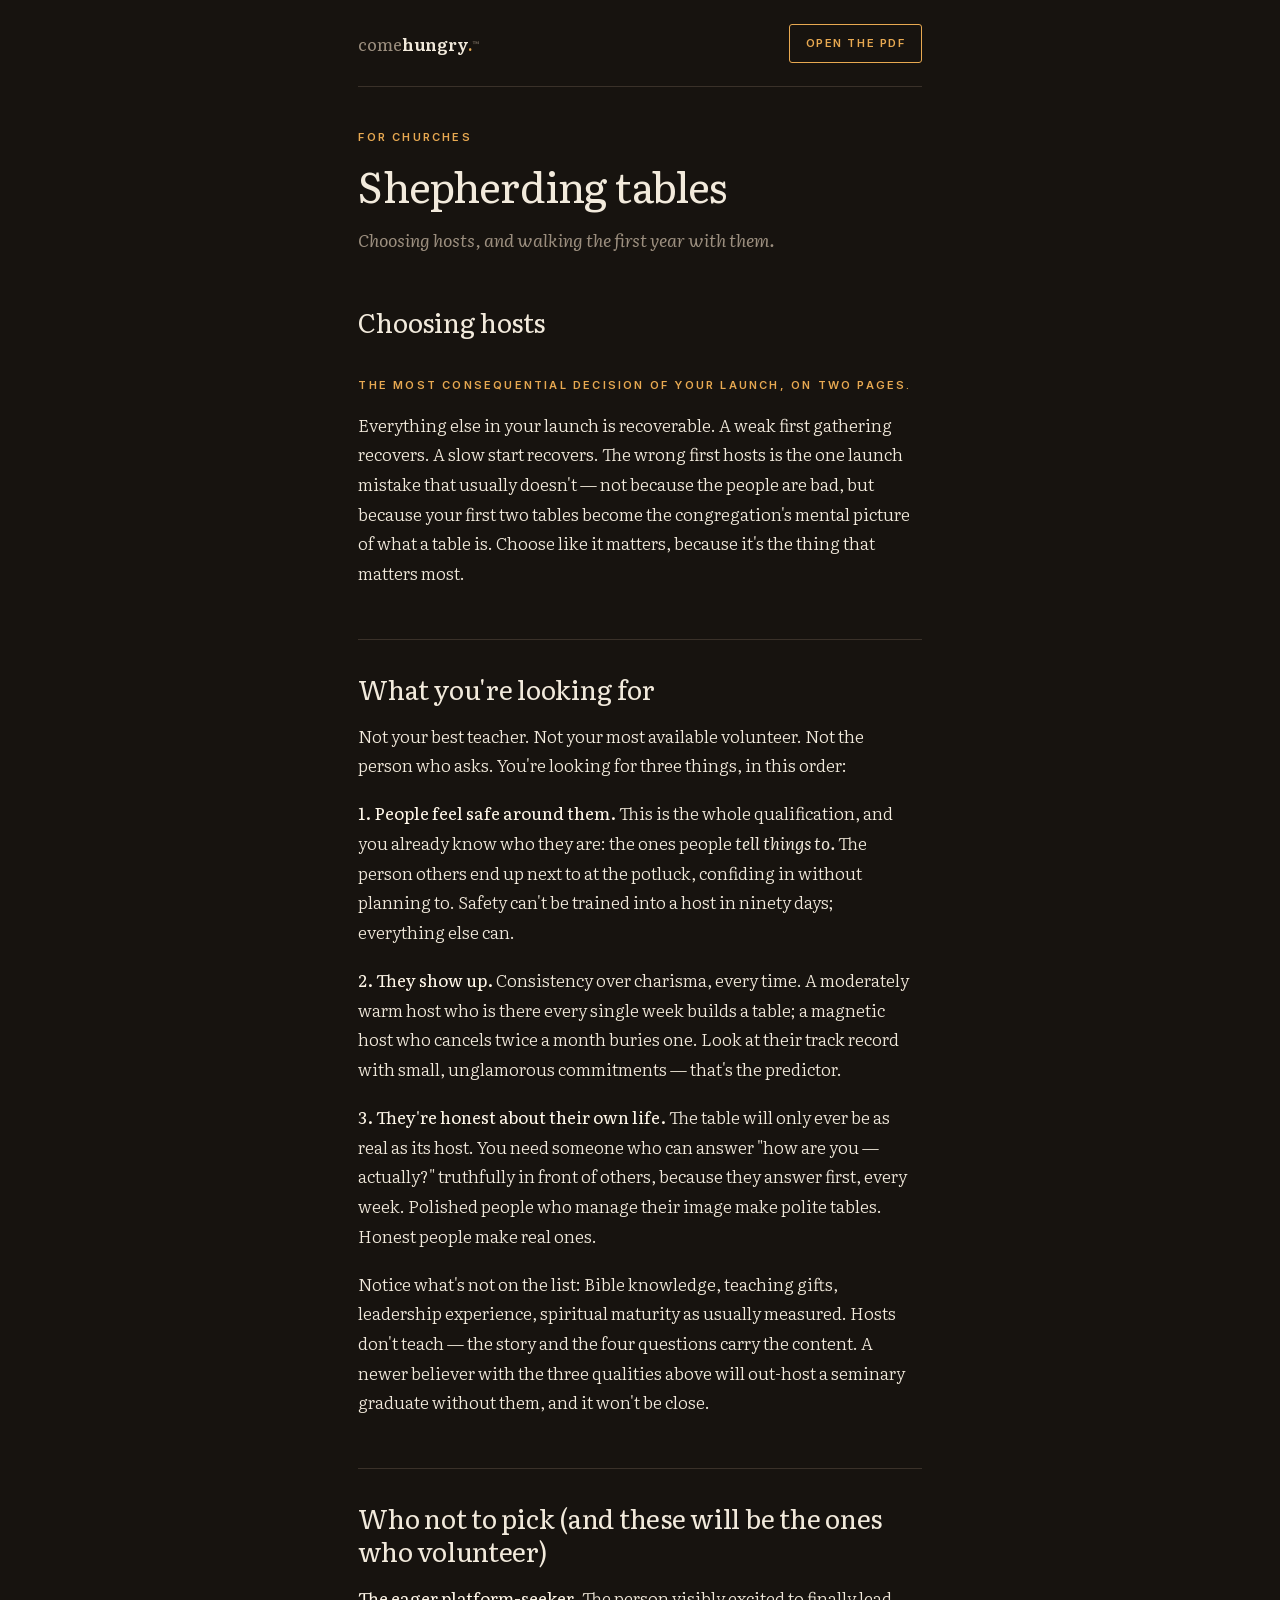
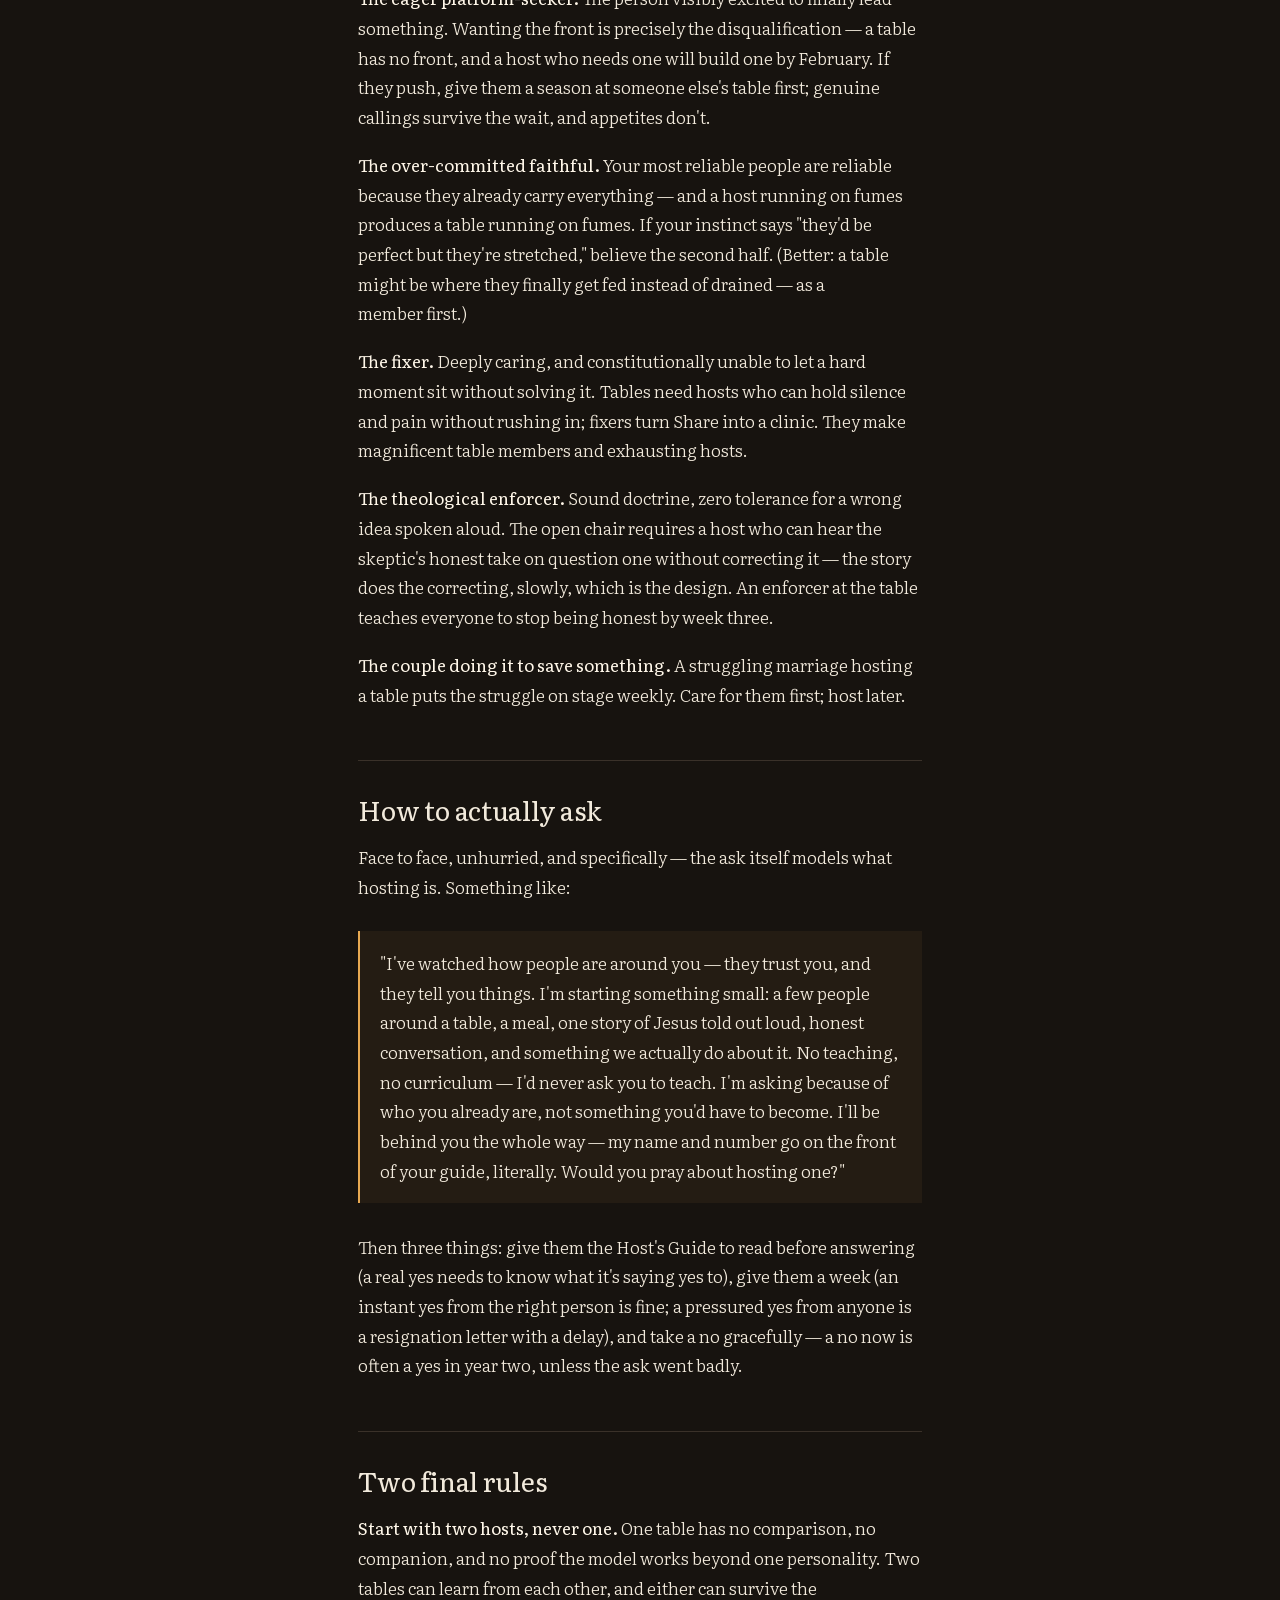
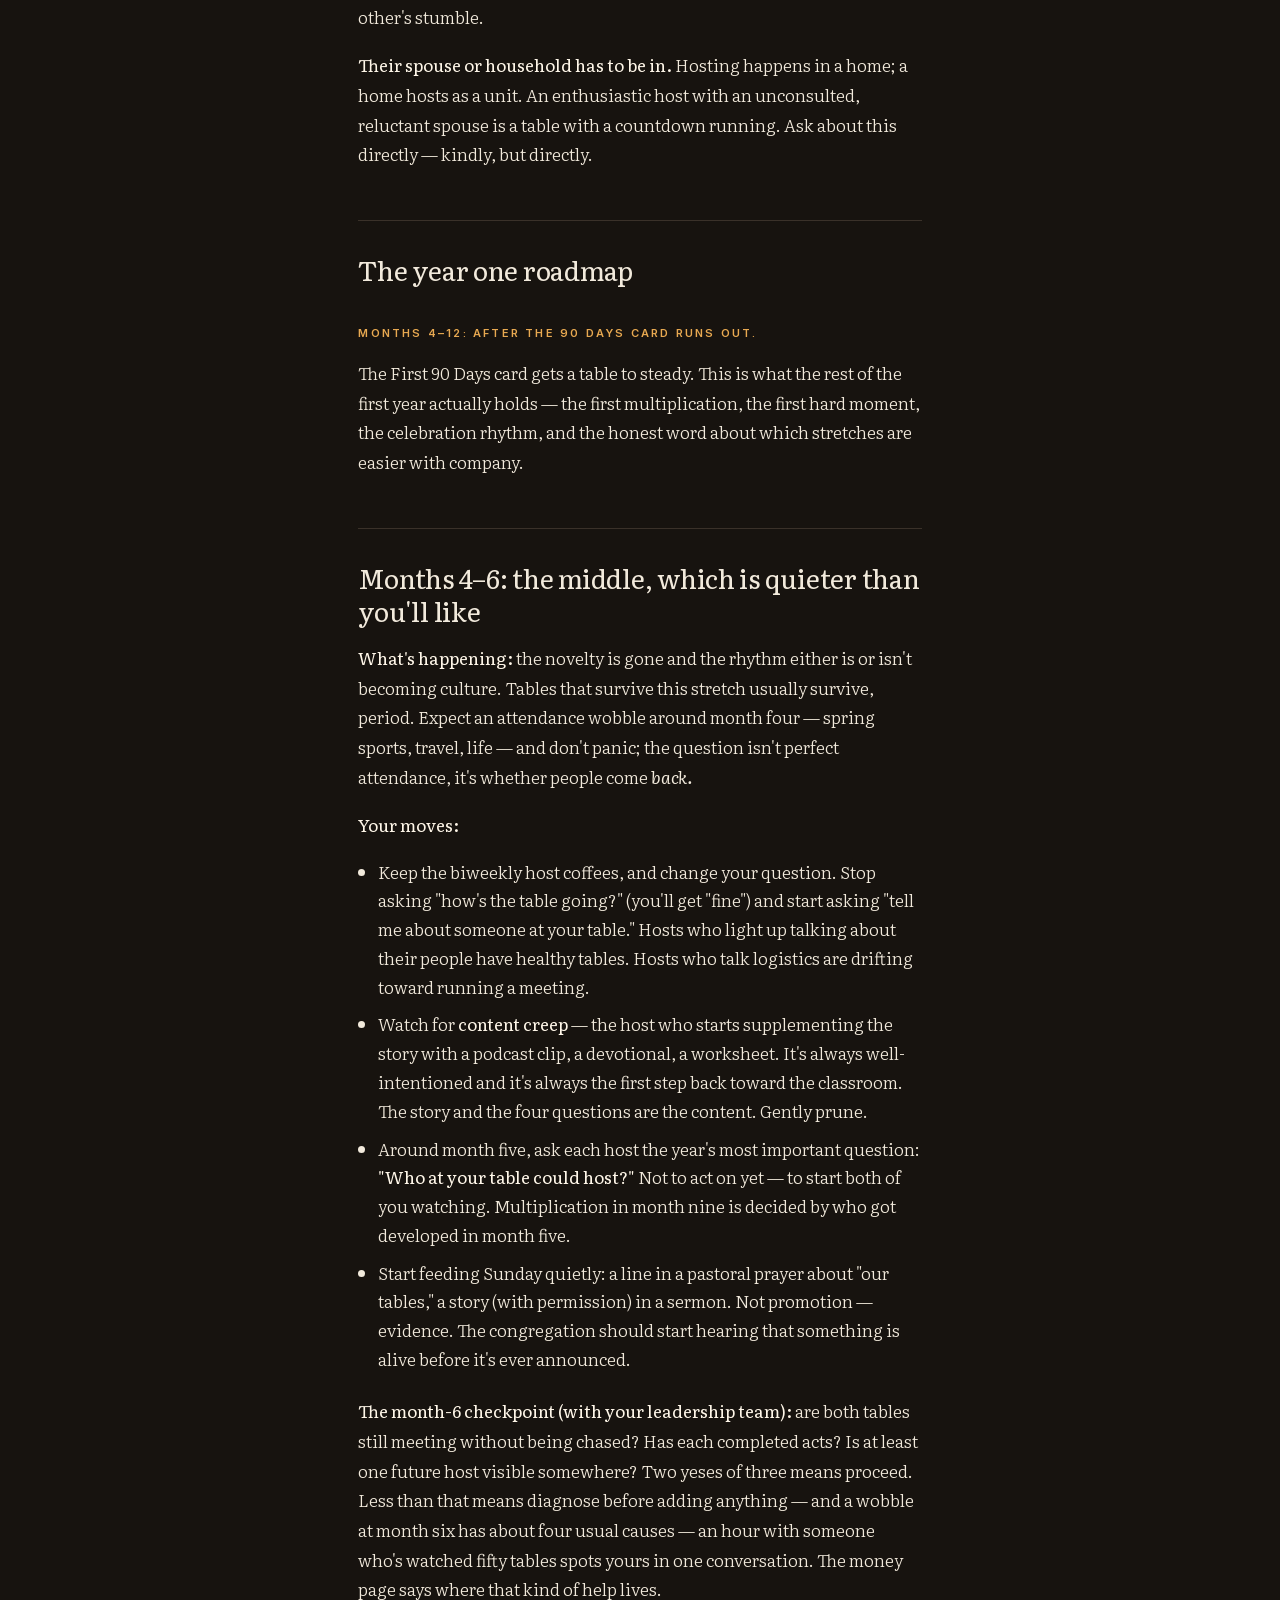
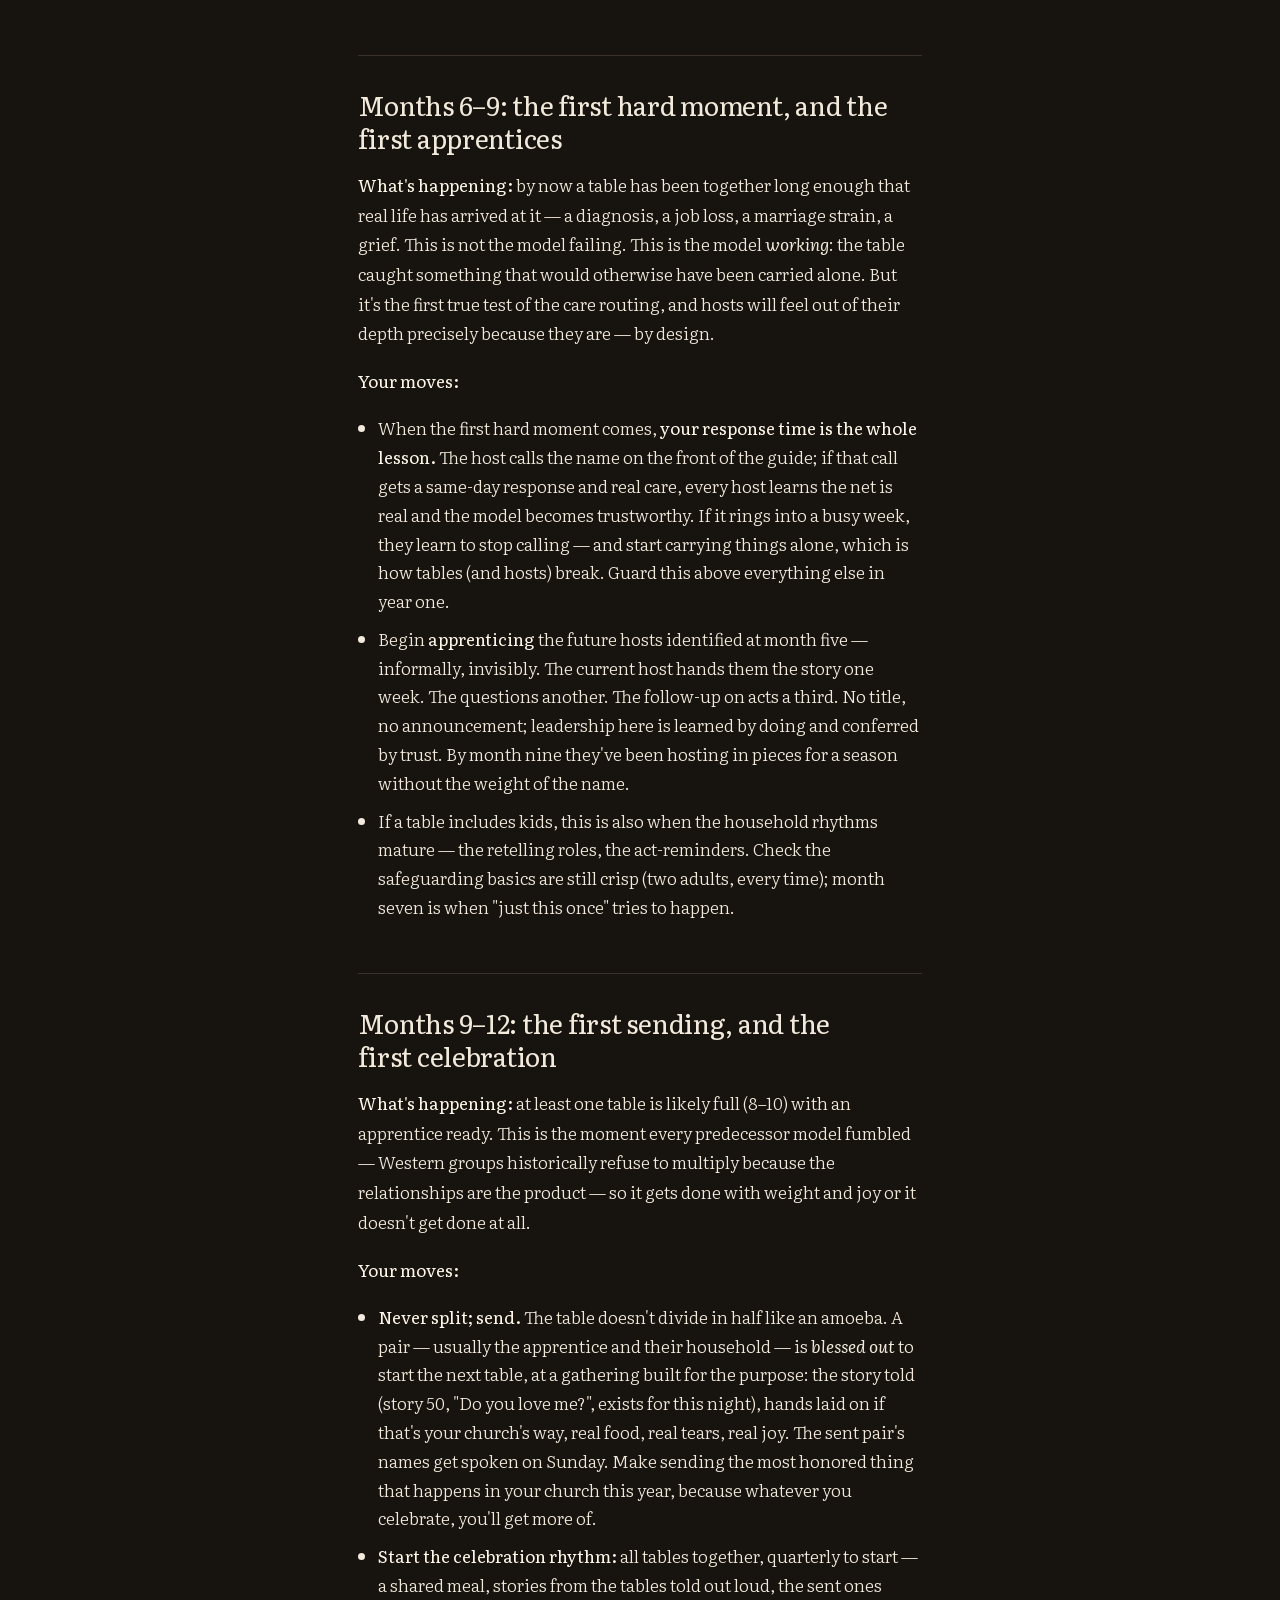
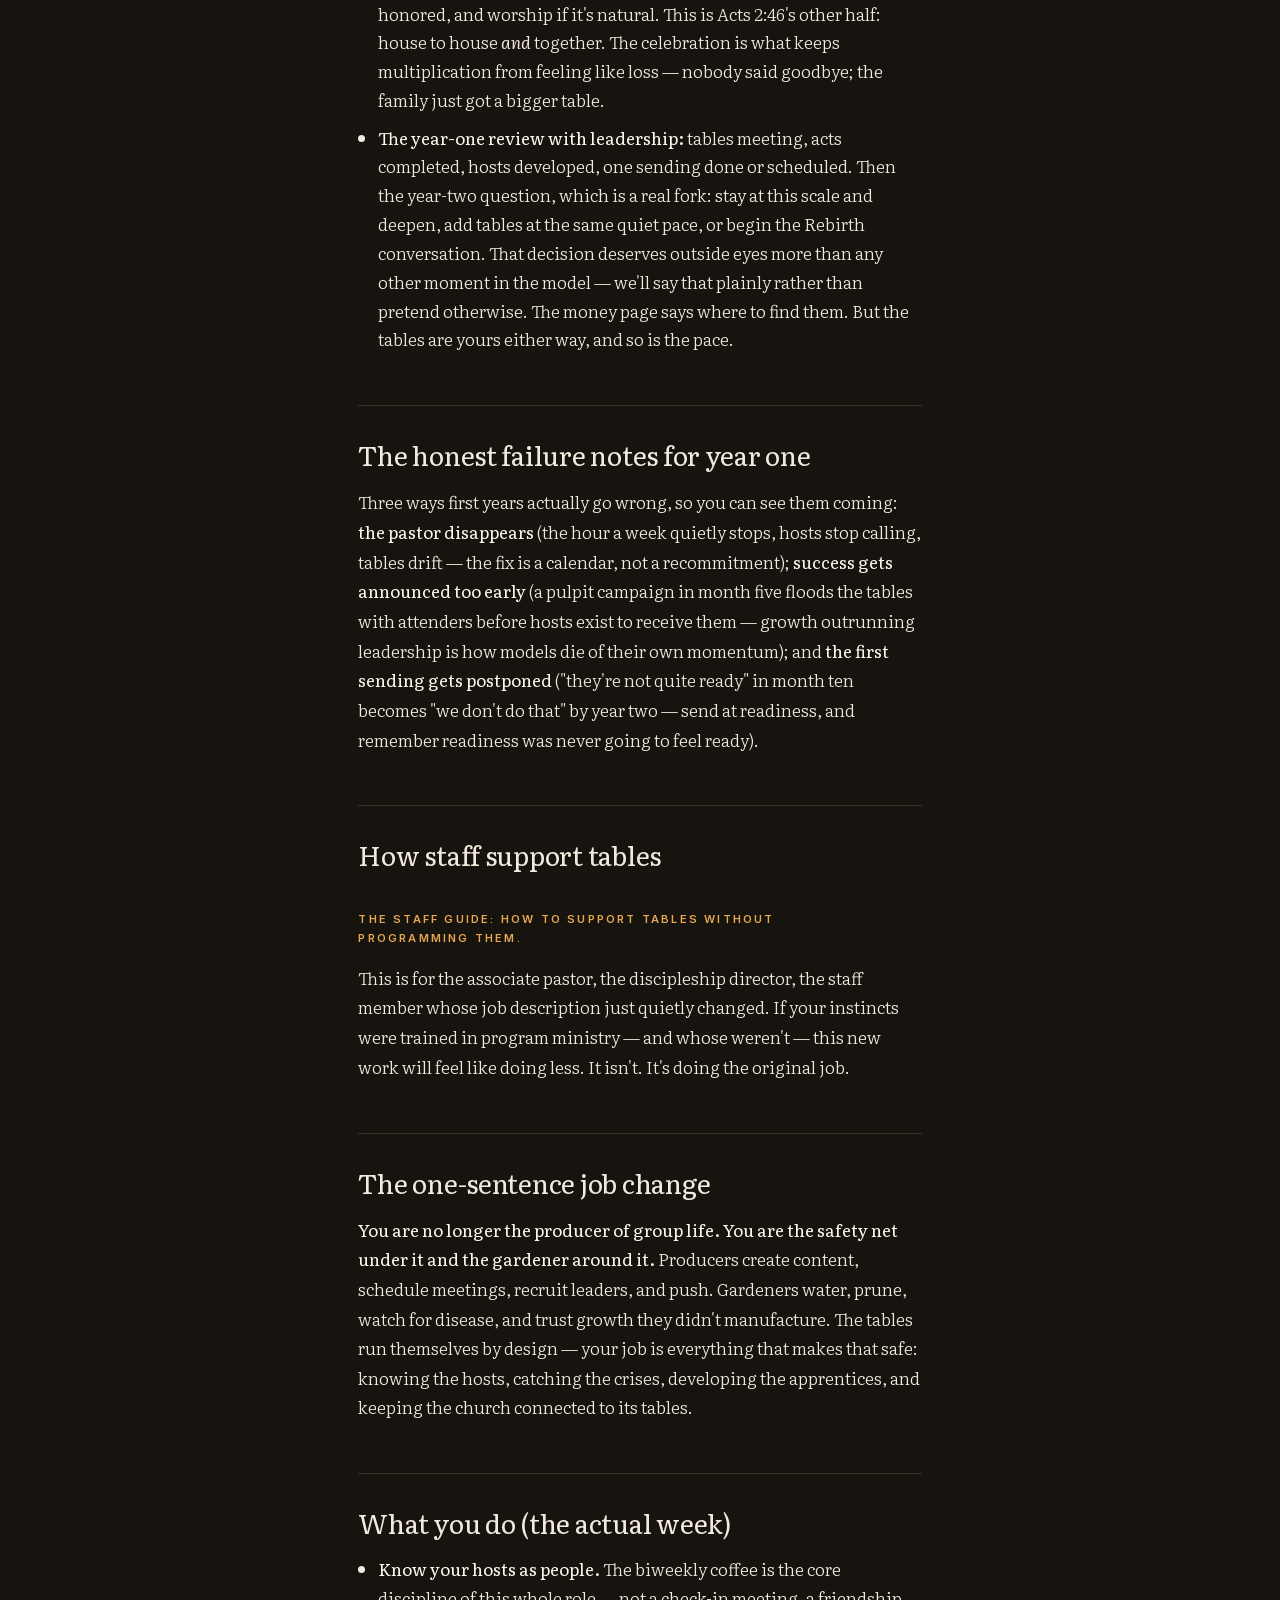
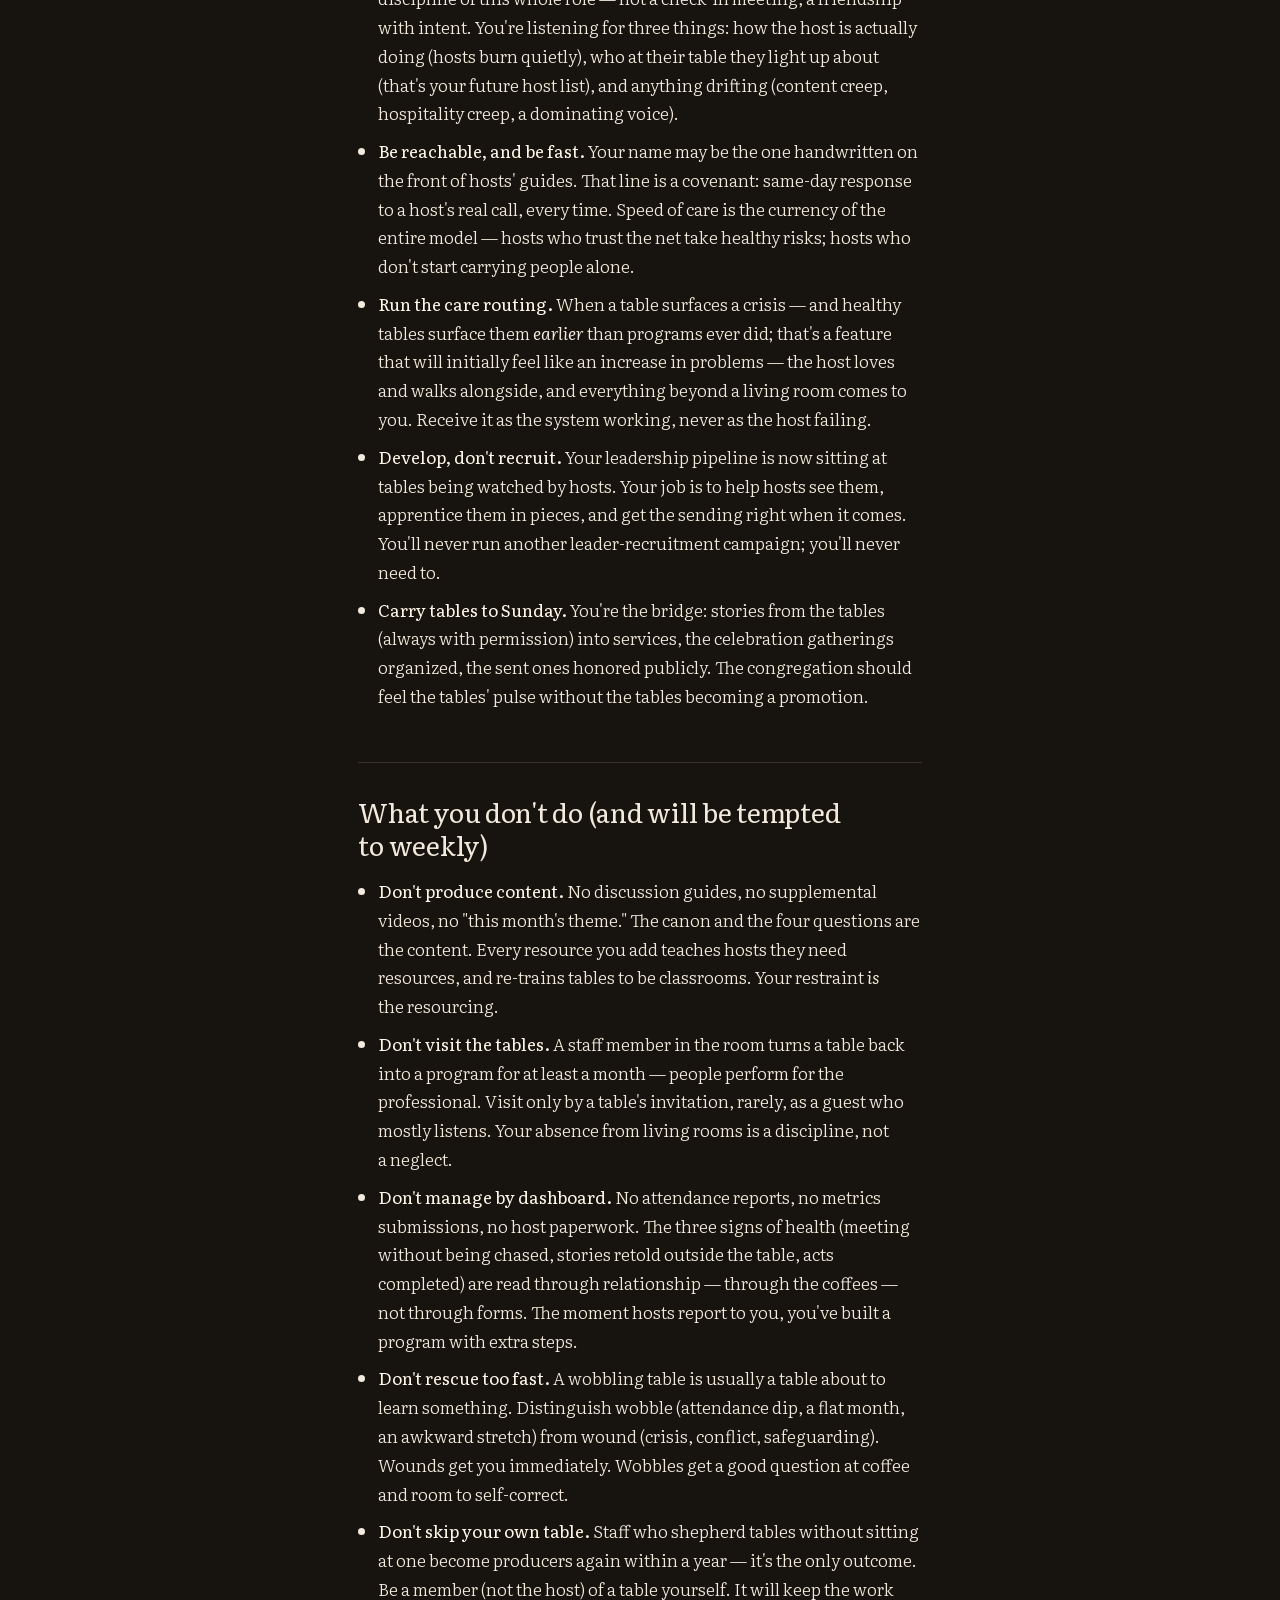
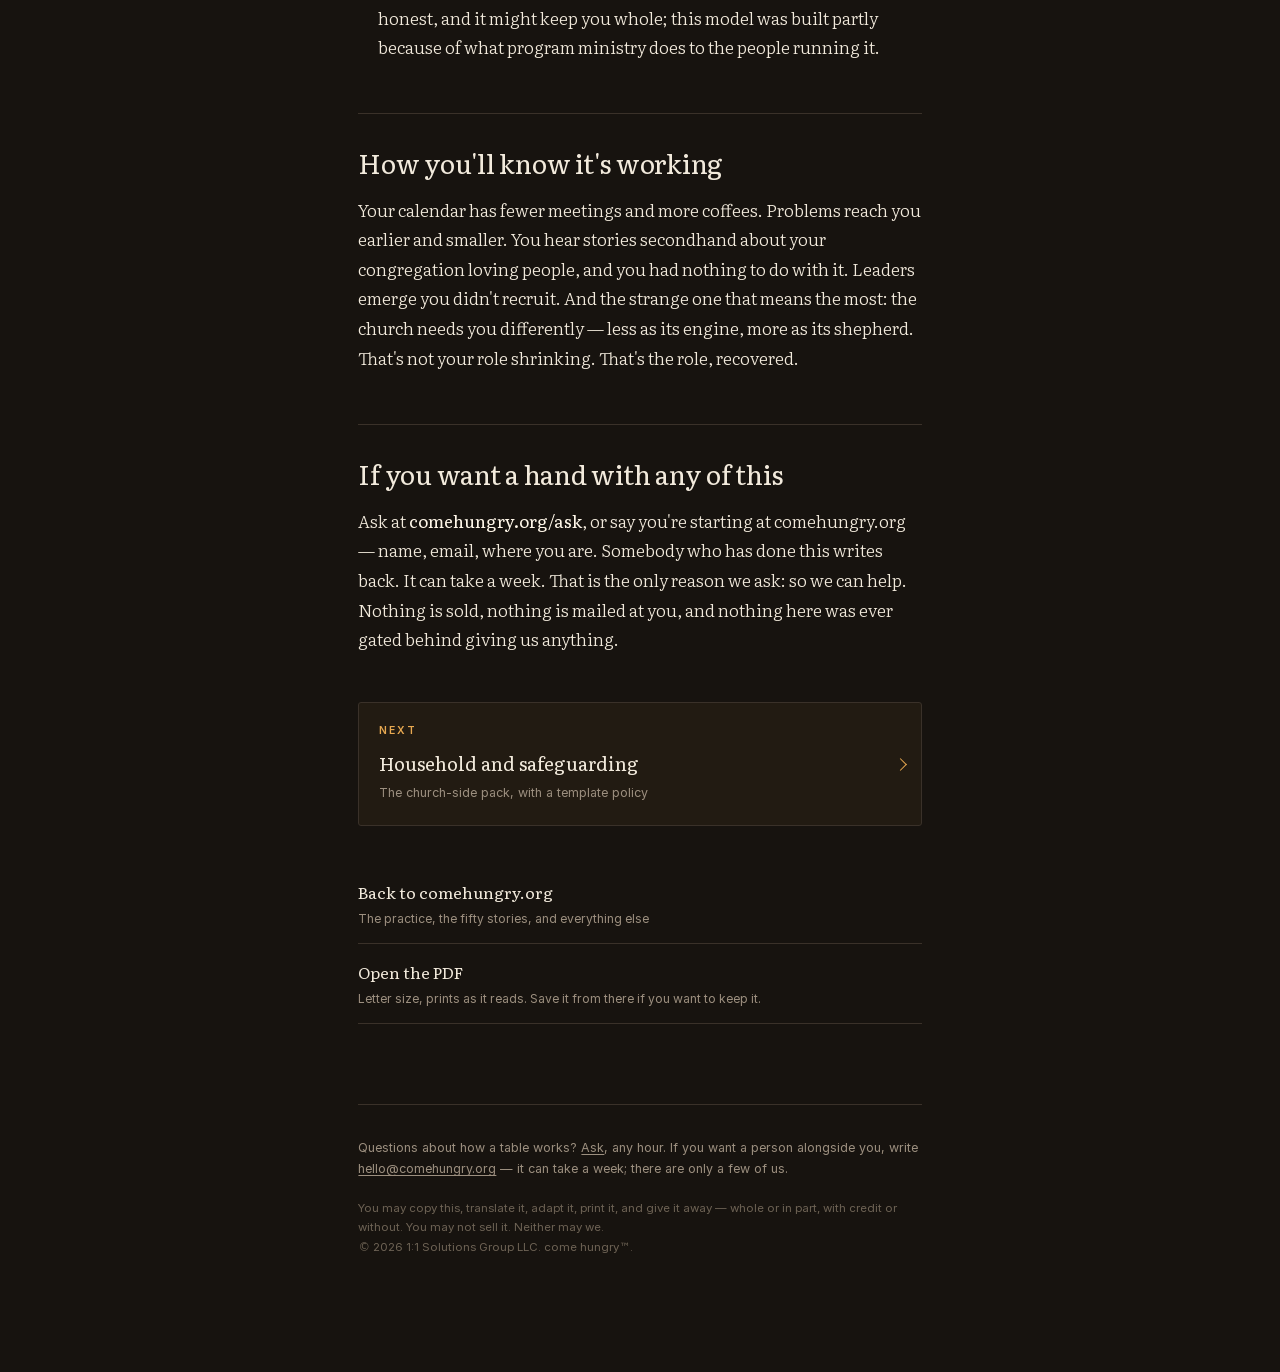
<file: read/shepherding-tables.html>
<!DOCTYPE html>
<html lang="en">
<head>
<meta charset="utf-8">
<meta name="viewport" content="width=device-width, initial-scale=1, viewport-fit=cover">
<meta name="theme-color" content="#17130F">
<title>Shepherding tables — come hungry</title>
<meta name="description" content="Choosing hosts, and walking the first year with them.">
<link rel="canonical" href="https://comehungry.org/read/shepherding-tables.html">
<meta name="robots" content="index,follow,max-image-preview:large,max-snippet:-1">
<meta property="og:type" content="article">
<meta property="og:site_name" content="come hungry">
<meta property="og:title" content="Shepherding tables">
<meta property="og:description" content="Choosing hosts, and walking the first year with them.">
<meta property="og:url" content="https://comehungry.org/read/shepherding-tables.html">
<meta property="og:image" content="https://comehungry.org/share.png">
<meta name="twitter:card" content="summary_large_image">
<link rel="icon" href="/favicon.ico" sizes="any">
<link rel="preload" href="/f/literata-300.woff2" as="font" type="font/woff2" crossorigin>
<link rel="stylesheet" href="/f/type.css">
<script type="application/ld+json">
{"@context":"https://schema.org","@type":"Article",
 "headline":"Shepherding tables","description":"Choosing hosts, and walking the first year with them.",
 "url":"https://comehungry.org/read/shepherding-tables.html",
 "inLanguage":"en","isAccessibleForFree":true,
 "publisher":{"@type":"Organization","name":"come hungry","url":"https://comehungry.org/"}}
</script>
<style>


*{margin:0;padding:0;box-sizing:border-box}
:root{--night:#17130F;--lamp:#F2EADC;--dim:#9C8F7F;--gold:#E8A951;--coal:#C4623A;--rule:#3A3129}
html{-webkit-text-size-adjust:100%}
body{
  background:var(--night);color:var(--lamp);
  font-family:"Literata",Georgia,serif;font-weight:300;
  font-size:1.06rem;line-height:1.75;
  -webkit-font-smoothing:antialiased;text-rendering:optimizeLegibility;
}
.wrap{max-width:38rem;margin:0 auto;padding:1.5rem 1.4rem 6rem}
.top{
  display:flex;align-items:center;justify-content:space-between;gap:1rem;
  padding-bottom:1.4rem;border-bottom:1px solid var(--rule);margin-bottom:2.6rem;
}
.mark{font-family:"Literata",Georgia,serif;font-weight:600;font-size:1.05rem;
  color:var(--lamp);text-decoration:none;letter-spacing:-.01em}
.mark span{color:var(--dim);font-weight:400}
.mark i{color:var(--gold);font-style:normal}
.mark sup{font-size:.4em;vertical-align:.72em;color:var(--dim);font-weight:400}
.getpdf{
  display:inline-flex;align-items:center;gap:.5rem;flex:none;
  padding:.55rem .95rem;border:1px solid var(--gold);border-radius:3px;
  font-family:"IBM Plex Sans",system-ui,sans-serif;font-size:.7rem;font-weight:600;
  letter-spacing:.14em;text-transform:uppercase;color:var(--gold);text-decoration:none;
  transition:background .25s,color .25s;
}
@media (hover:hover){.getpdf:hover{background:var(--gold);color:var(--night)}}
.kicker{font-family:"IBM Plex Sans",system-ui,sans-serif;font-size:.6875rem;font-weight:600;
  letter-spacing:.2em;text-transform:uppercase;color:var(--gold);margin-bottom:.9rem}
h1{font-family:"Literata",Georgia,serif;font-weight:400;
  font-size:clamp(1.9rem,7vw,2.6rem);line-height:1.14;letter-spacing:-.02em;margin-bottom:1rem}
.sub{font-size:1.1rem;line-height:1.6;color:var(--dim);font-style:italic;margin-bottom:3rem}
h2{font-family:"Literata",Georgia,serif;font-weight:400;
  font-size:clamp(1.35rem,5.2vw,1.65rem);line-height:1.25;letter-spacing:-.01em;
  margin:3.2rem 0 1rem;padding-top:2rem;border-top:1px solid var(--rule)}
h2:first-of-type{border-top:0;padding-top:0}
h3{font-family:"IBM Plex Sans",system-ui,sans-serif;font-size:.6875rem;font-weight:600;
  letter-spacing:.2em;text-transform:uppercase;color:var(--gold);margin:2.4rem 0 .9rem}
p{margin-bottom:1.15rem}
strong{font-weight:500;color:#FFF7E9}
em{font-style:italic}
a{color:var(--gold);text-decoration:underline;text-underline-offset:2px}
ul{margin:0 0 1.4rem 1.2rem}
ol{margin:1.4rem 0 1.8rem 1.4rem}
ol li{margin-bottom:.9rem;padding-left:.3rem;line-height:1.72}
ol li::marker{color:var(--gold);font-family:"IBM Plex Sans",system-ui,sans-serif;font-weight:600;font-size:.8rem}
ul.check{list-style:none;margin:1.3rem 0 1.7rem;padding-left:0}
ul.check li{position:relative;padding-left:1.9rem;margin-bottom:.8rem}
ul.check li::before{content:"";position:absolute;left:0;top:.45em;width:13px;height:13px;
  border:1px solid var(--gold);border-radius:2px}
li{margin-bottom:.55rem;line-height:1.7}
blockquote{border-left:2px solid var(--gold);padding:.2rem 0 .2rem 1.2rem;
  margin:1.8rem 0;color:var(--lamp);font-style:italic}
blockquote p:last-child{margin-bottom:0}
hr{border:0;border-top:1px solid var(--rule);margin:3rem 0}
table{width:100%;border-collapse:collapse;margin:1.6rem 0;font-size:.92rem}
th,td{text-align:left;padding:.6rem .5rem;border-bottom:1px solid var(--rule);vertical-align:top}
th{font-family:"IBM Plex Sans",system-ui,sans-serif;font-size:.68rem;font-weight:600;
  letter-spacing:.14em;text-transform:uppercase;color:var(--gold)}
.said,.act{background:rgba(232,169,81,.06);border-left:2px solid var(--gold);
  padding:1.1rem 1.2rem;margin:1.8rem 0}
.said p:last-child,.act p:last-child{margin-bottom:0}
.foot{margin-top:5rem;padding-top:2rem;border-top:1px solid var(--rule);
  font-family:"IBM Plex Sans",system-ui,sans-serif;font-size:.78rem;line-height:1.7;color:var(--dim)}
.foot a{color:var(--dim)}
.foot .terms{margin-top:1.2rem;font-size:.72rem;color:#6E6355}
.nextdoc{
  display:block;margin-top:3rem;padding:1.2rem 2rem 1.3rem 1.2rem;position:relative;
  border:1px solid var(--rule);border-radius:3px;text-decoration:none;
  background:rgba(232,169,81,.05);transition:border-color .25s;
}
.nextdoc span{display:block;font-family:"IBM Plex Sans",system-ui,sans-serif;font-size:.66rem;
  font-weight:600;letter-spacing:.2em;text-transform:uppercase;color:var(--gold);margin-bottom:.4rem}
.nextdoc b{display:block;font-family:"Literata",Georgia,serif;font-weight:400;font-size:1.15rem;color:var(--lamp)}
.nextdoc small{display:block;font-family:"IBM Plex Sans",system-ui,sans-serif;font-size:.78rem;color:var(--dim);margin-top:.2rem}
.nextdoc::after{content:"";position:absolute;right:1rem;top:50%;width:8px;height:8px;margin-top:-4px;
  border-right:1.5px solid var(--gold);border-bottom:1.5px solid var(--gold);transform:rotate(-45deg)}
@media (hover:hover){.nextdoc:hover{border-color:var(--gold)}}
.also{margin-top:2.4rem}
.also a{display:block;padding:.85rem 0;border-bottom:1px solid var(--rule);
  font-family:"Literata",Georgia,serif;font-size:1rem;color:var(--lamp);text-decoration:none}
.also a b{display:block;font-weight:400}
.also a small{display:block;font-family:"IBM Plex Sans",system-ui,sans-serif;
  font-size:.76rem;color:var(--dim);margin-top:.15rem}
@media (hover:hover){.also a:hover{color:var(--gold)}}

</style>
</head>
<body>
<div class="wrap">

  <header class="top">
    <a class="mark" href="/"><span>come</span>hungry<i>.</i><sup>&trade;</sup></a>
    <a class="getpdf" href="/downloads/church-6-shepherding-tables.pdf" target="_blank" rel="noopener">Open the PDF</a>
  </header>

  <p class="kicker">For churches</p>
  <h1>Shepherding tables</h1>
  <p class="sub">Choosing hosts, and walking the first year with them.</p>

  <h2>Choosing hosts</h2>
<h3>The most consequential decision of your launch, on two pages.</h3>
<p>Everything else in your launch is recoverable. A weak first gathering recovers. A slow start recovers. The wrong first hosts is the one launch mistake that usually doesn't — not because the people are bad, but because your first two tables become the congregation's mental picture of what a table is. Choose like it matters, because it's the thing that matters most.</p>
<h2>What you're looking for</h2>
<p>Not your best teacher. Not your most available volunteer. Not the person who asks. You're looking for three things, in this order:</p>
<p><strong>1. People feel safe around them.</strong> This is the whole qualification, and you already know who they are: the ones people <em>tell things to.</em> The person others end up next to at the potluck, confiding in without planning to. Safety can't be trained into a host in ninety days; everything else can.</p>
<p><strong>2. They show up.</strong> Consistency over charisma, every time. A moderately warm host who is there every single week builds a table; a magnetic host who cancels twice a month buries one. Look at their track record with small, unglamorous commitments — that's the predictor.</p>
<p><strong>3. They're honest about their own life.</strong> The table will only ever be as real as its host. You need someone who can answer "how are you — actually?" truthfully in front of others, because they answer first, every week. Polished people who manage their image make polite tables. Honest people make real ones.</p>
<p>Notice what's not on the list: Bible knowledge, teaching gifts, leadership experience, spiritual maturity as usually measured. Hosts don't teach — the story and the four questions carry the content. A newer believer with the three qualities above will out-host a seminary graduate without them, and it won't be close.</p>
<h2>Who not to pick (and these will be the ones who volunteer)</h2>
<p><strong>The eager platform-seeker.</strong> The person visibly excited to finally lead something. Wanting the front is precisely the disqualification — a table has no front, and a host who needs one will build one by February. If they push, give them a season at someone else's table first; genuine callings survive the wait, and appetites don't.</p>
<p><strong>The over-committed faithful.</strong> Your most reliable people are reliable because they already carry everything — and a host running on fumes produces a table running on fumes. If your instinct says "they'd be perfect but they're stretched," believe the second half. (Better: a table might be where they finally get fed instead of drained — as a member first.)</p>
<p><strong>The fixer.</strong> Deeply caring, and constitutionally unable to let a hard moment sit without solving it. Tables need hosts who can hold silence and pain without rushing in; fixers turn Share into a clinic. They make magnificent table members and exhausting hosts.</p>
<p><strong>The theological enforcer.</strong> Sound doctrine, zero tolerance for a wrong idea spoken aloud. The open chair requires a host who can hear the skeptic's honest take on question one without correcting it — the story does the correcting, slowly, which is the design. An enforcer at the table teaches everyone to stop being honest by week three.</p>
<p><strong>The couple doing it to save something.</strong> A struggling marriage hosting a table puts the struggle on stage weekly. Care for them first; host later.</p>
<h2>How to actually ask</h2>
<p>Face to face, unhurried, and specifically — the ask itself models what hosting is. Something like:</p>
<div class="said"><p>"I've watched how people are around you — they trust you, and they tell you things. I'm starting something small: a few people around a table, a meal, one story of Jesus told out loud, honest conversation, and something we actually do about it. No teaching, no curriculum — I'd never ask you to teach. I'm asking because of who you already are, not something you'd have to become. I'll be behind you the whole way — my name and number go on the front of your guide, literally. Would you pray about hosting one?"</p></div>
<p>Then three things: give them the Host's Guide to read before answering (a real yes needs to know what it's saying yes to), give them a week (an instant yes from the right person is fine; a pressured yes from anyone is a resignation letter with a delay), and take a no gracefully — a no now is often a yes in year two, unless the ask went badly.</p>
<h2>Two final rules</h2>
<p><strong>Start with two hosts, never one.</strong> One table has no comparison, no companion, and no proof the model works beyond one personality. Two tables can learn from each other, and either can survive the other's stumble.</p>
<p><strong>Their spouse or household has to be in.</strong> Hosting happens in a home; a home hosts as a unit. An enthusiastic host with an unconsulted, reluctant spouse is a table with a countdown running. Ask about this directly — kindly, but directly.</p>
<h2>The year one roadmap</h2>
<h3>Months 4–12: after the 90 days card runs out.</h3>
<p>The First 90 Days card gets a table to steady. This is what the rest of the first year actually holds — the first multiplication, the first hard moment, the celebration rhythm, and the honest word about which stretches are easier with company.</p>
<h2>Months 4–6: the middle, which is quieter than you'll like</h2>
<p><strong>What's happening:</strong> the novelty is gone and the rhythm either is or isn't becoming culture. Tables that survive this stretch usually survive, period. Expect an attendance wobble around month four — spring sports, travel, life — and don't panic; the question isn't perfect attendance, it's whether people come <em>back.</em></p>
<p><strong>Your moves:</strong></p>
<ul><li>Keep the biweekly host coffees, and change your question. Stop asking "how's the table going?" (you'll get "fine") and start asking "tell me about someone at your table." Hosts who light up talking about their people have healthy tables. Hosts who talk logistics are drifting toward running a meeting.</li><li>Watch for <strong>content creep</strong> — the host who starts supplementing the story with a podcast clip, a devotional, a worksheet. It's always well-intentioned and it's always the first step back toward the classroom. The story and the four questions are the content. Gently prune.</li><li>Around month five, ask each host the year's most important question: <strong>"Who at your table could host?"</strong> Not to act on yet — to start both of you watching. Multiplication in month nine is decided by who got developed in month five.</li><li>Start feeding Sunday quietly: a line in a pastoral prayer about "our tables," a story (with permission) in a sermon. Not promotion — evidence. The congregation should start hearing that something is alive before it's ever announced.</li></ul>
<p><strong>The month-6 checkpoint (with your leadership team):</strong> are both tables still meeting without being chased? Has each completed acts? Is at least one future host visible somewhere? Two yeses of three means proceed. Less than that means diagnose before adding anything — and a wobble at month six has about four usual causes — an hour with someone who's watched fifty tables spots yours in one conversation. The money page says where that kind of help lives.</p>
<h2>Months 6–9: the first hard moment, and the first apprentices</h2>
<p><strong>What's happening:</strong> by now a table has been together long enough that real life has arrived at it — a diagnosis, a job loss, a marriage strain, a grief. This is not the model failing. This is the model <em>working</em>: the table caught something that would otherwise have been carried alone. But it's the first true test of the care routing, and hosts will feel out of their depth precisely because they are — by design.</p>
<p><strong>Your moves:</strong></p>
<ul><li>When the first hard moment comes, <strong>your response time is the whole lesson.</strong> The host calls the name on the front of the guide; if that call gets a same-day response and real care, every host learns the net is real and the model becomes trustworthy. If it rings into a busy week, they learn to stop calling — and start carrying things alone, which is how tables (and hosts) break. Guard this above everything else in year one.</li><li>Begin <strong>apprenticing</strong> the future hosts identified at month five — informally, invisibly. The current host hands them the story one week. The questions another. The follow-up on acts a third. No title, no announcement; leadership here is learned by doing and conferred by trust. By month nine they've been hosting in pieces for a season without the weight of the name.</li><li>If a table includes kids, this is also when the household rhythms mature — the retelling roles, the act-reminders. Check the safeguarding basics are still crisp (two adults, every time); month seven is when "just this once" tries to happen.</li></ul>
<h2>Months 9–12: the first sending, and the first celebration</h2>
<p><strong>What's happening:</strong> at least one table is likely full (8–10) with an apprentice ready. This is the moment every predecessor model fumbled — Western groups historically refuse to multiply because the relationships are the product — so it gets done with weight and joy or it doesn't get done at all.</p>
<p><strong>Your moves:</strong></p>
<ul><li><strong>Never split; send.</strong> The table doesn't divide in half like an amoeba. A pair — usually the apprentice and their household — is <em>blessed out</em> to start the next table, at a gathering built for the purpose: the story told (story 50, "Do you love me?", exists for this night), hands laid on if that's your church's way, real food, real tears, real joy. The sent pair's names get spoken on Sunday. Make sending the most honored thing that happens in your church this year, because whatever you celebrate, you'll get more of.</li><li><strong>Start the celebration rhythm:</strong> all tables together, quarterly to start — a shared meal, stories from the tables told out loud, the sent ones honored, and worship if it's natural. This is Acts 2:46's other half: house to house <em>and</em> together. The celebration is what keeps multiplication from feeling like loss — nobody said goodbye; the family just got a bigger table.</li><li><strong>The year-one review with leadership:</strong> tables meeting, acts completed, hosts developed, one sending done or scheduled. Then the year-two question, which is a real fork: stay at this scale and deepen, add tables at the same quiet pace, or begin the Rebirth conversation. That decision deserves outside eyes more than any other moment in the model — we'll say that plainly rather than pretend otherwise. The money page says where to find them. But the tables are yours either way, and so is the pace.</li></ul>
<h2>The honest failure notes for year one</h2>
<p>Three ways first years actually go wrong, so you can see them coming: <strong>the pastor disappears</strong> (the hour a week quietly stops, hosts stop calling, tables drift — the fix is a calendar, not a recommitment); <strong>success gets announced too early</strong> (a pulpit campaign in month five floods the tables with attenders before hosts exist to receive them — growth outrunning leadership is how models die of their own momentum); and <strong>the first sending gets postponed</strong> ("they're not quite ready" in month ten becomes "we don't do that" by year two — send at readiness, and remember readiness was never going to feel ready).</p>
<h2>How staff support tables</h2>
<h3>The staff guide: how to support tables without programming them.</h3>
<p>This is for the associate pastor, the discipleship director, the staff member whose job description just quietly changed. If your instincts were trained in program ministry — and whose weren't — this new work will feel like doing less. It isn't. It's doing the original job.</p>
<h2>The one-sentence job change</h2>
<p><strong>You are no longer the producer of group life. You are the safety net under it and the gardener around it.</strong> Producers create content, schedule meetings, recruit leaders, and push. Gardeners water, prune, watch for disease, and trust growth they didn't manufacture. The tables run themselves by design — your job is everything that makes that safe: knowing the hosts, catching the crises, developing the apprentices, and keeping the church connected to its tables.</p>
<h2>What you do (the actual week)</h2>
<ul><li><strong>Know your hosts as people.</strong> The biweekly coffee is the core discipline of this whole role — not a check-in meeting, a friendship with intent. You're listening for three things: how the host is actually doing (hosts burn quietly), who at their table they light up about (that's your future host list), and anything drifting (content creep, hospitality creep, a dominating voice).</li><li><strong>Be reachable, and be fast.</strong> Your name may be the one handwritten on the front of hosts' guides. That line is a covenant: same-day response to a host's real call, every time. Speed of care is the currency of the entire model — hosts who trust the net take healthy risks; hosts who don't start carrying people alone.</li><li><strong>Run the care routing.</strong> When a table surfaces a crisis — and healthy tables surface them <em>earlier</em> than programs ever did; that's a feature that will initially feel like an increase in problems — the host loves and walks alongside, and everything beyond a living room comes to you. Receive it as the system working, never as the host failing.</li><li><strong>Develop, don't recruit.</strong> Your leadership pipeline is now sitting at tables being watched by hosts. Your job is to help hosts see them, apprentice them in pieces, and get the sending right when it comes. You'll never run another leader-recruitment campaign; you'll never need to.</li><li><strong>Carry tables to Sunday.</strong> You're the bridge: stories from the tables (always with permission) into services, the celebration gatherings organized, the sent ones honored publicly. The congregation should feel the tables' pulse without the tables becoming a promotion.</li></ul>
<h2>What you don't do (and will be tempted to weekly)</h2>
<ul><li><strong>Don't produce content.</strong> No discussion guides, no supplemental videos, no "this month's theme." The canon and the four questions are the content. Every resource you add teaches hosts they need resources, and re-trains tables to be classrooms. Your restraint <em>is</em> the resourcing.</li><li><strong>Don't visit the tables.</strong> A staff member in the room turns a table back into a program for at least a month — people perform for the professional. Visit only by a table's invitation, rarely, as a guest who mostly listens. Your absence from living rooms is a discipline, not a neglect.</li><li><strong>Don't manage by dashboard.</strong> No attendance reports, no metrics submissions, no host paperwork. The three signs of health (meeting without being chased, stories retold outside the table, acts completed) are read through relationship — through the coffees — not through forms. The moment hosts report to you, you've built a program with extra steps.</li><li><strong>Don't rescue too fast.</strong> A wobbling table is usually a table about to learn something. Distinguish wobble (attendance dip, a flat month, an awkward stretch) from wound (crisis, conflict, safeguarding). Wounds get you immediately. Wobbles get a good question at coffee and room to self-correct.</li><li><strong>Don't skip your own table.</strong> Staff who shepherd tables without sitting at one become producers again within a year — it's the only outcome. Be a member (not the host) of a table yourself. It will keep the work honest, and it might keep you whole; this model was built partly because of what program ministry does to the people running it.</li></ul>
<h2>How you'll know it's working</h2>
<p>Your calendar has fewer meetings and more coffees. Problems reach you earlier and smaller. You hear stories secondhand about your congregation loving people, and you had nothing to do with it. Leaders emerge you didn't recruit. And the strange one that means the most: the church needs you differently — less as its engine, more as its shepherd. That's not your role shrinking. That's the role, recovered.</p>
<h2>If you want a hand with any of this</h2>
<p>Ask at <strong>comehungry.org/ask</strong>, or say you're starting at comehungry.org — name, email, where you are. Somebody who has done this writes back. It can take a week. That is the only reason we ask: so we can help. Nothing is sold, nothing is mailed at you, and nothing here was ever gated behind giving us anything.</p>

  <a class="nextdoc" href="/read/household-and-safeguarding"><span>Next</span><b>Household and safeguarding</b><small>The church-side pack, with a template policy</small></a>
  <div class="also">
    <a href="/" id="back"><b id="backl">Back to comehungry.org</b><small id="backs">The practice, the fifty stories, and everything else</small></a>
    <a href="/downloads/church-6-shepherding-tables.pdf" target="_blank" rel="noopener"><b>Open the PDF</b><small>Letter size, prints as it reads. Save it from there if you want to keep&nbsp;it.</small></a>
  </div>

  <footer class="foot">
    <p>Questions about how a table works? <a href="/#ask">Ask</a>, any hour. If you want a person alongside you, write <a href="mailto:hello@comehungry.org">hello@comehungry.org</a> — it can take a week; there are only a few of us.</p>
    <p class="terms">You may copy this, translate it, adapt it, print it, and give it away — whole or in part, with credit or without. You may not sell it. Neither may we.<br>&copy; 2026 1:1 Solutions Group LLC. come hungry&trade;.</p>
  </footer>

</div>
<script>
// If they came from somewhere on the site, send them back there rather than to
// the front card — most people arrive here from Downloads or the church section.
(function(){
  var a = document.getElementById('back');
  if(!a) return;
  var sameSite = document.referrer && document.referrer.indexOf(location.origin) === 0;
  if(sameSite && history.length > 1){
    document.getElementById('backl').textContent = 'Back to where you were';
    document.getElementById('backs').textContent = 'The page you came from';
    a.addEventListener('click', function(e){ e.preventDefault(); history.back(); });
  }
})();
</script>
</body>
</html>
</file>
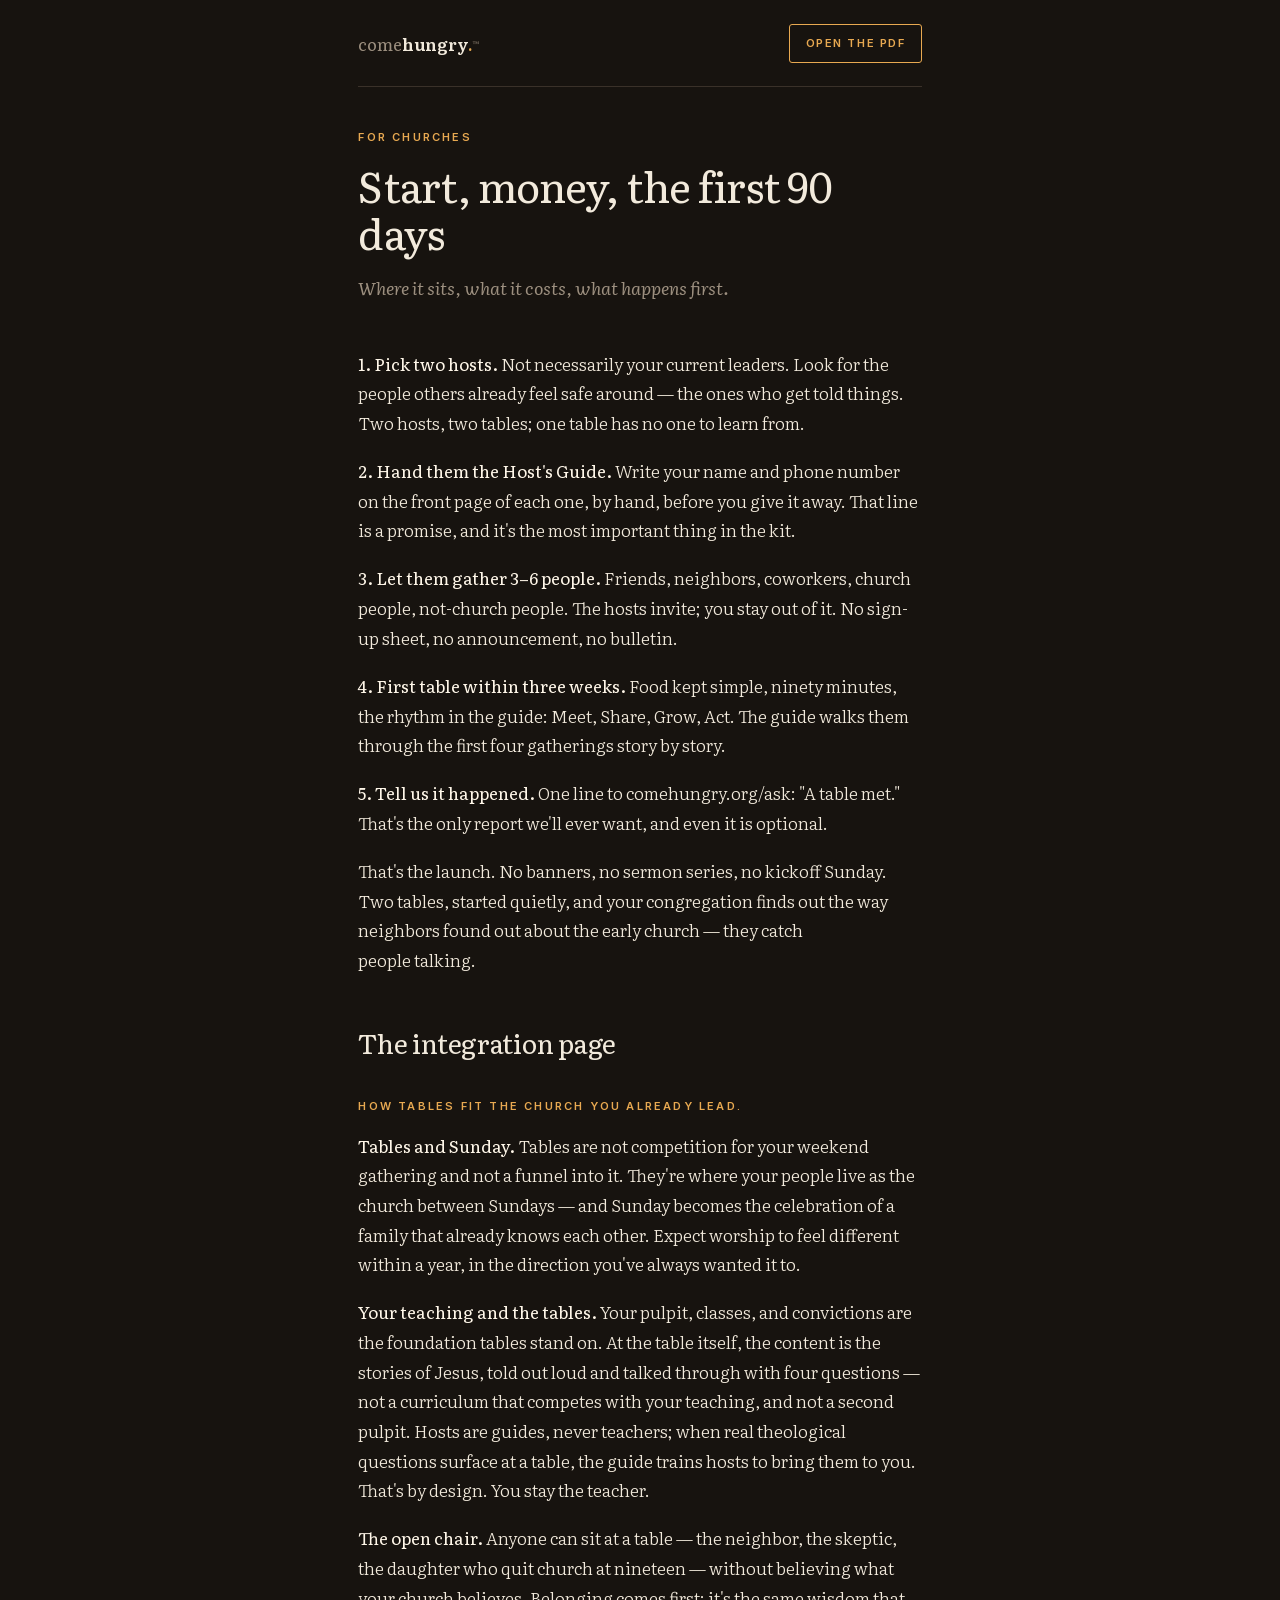
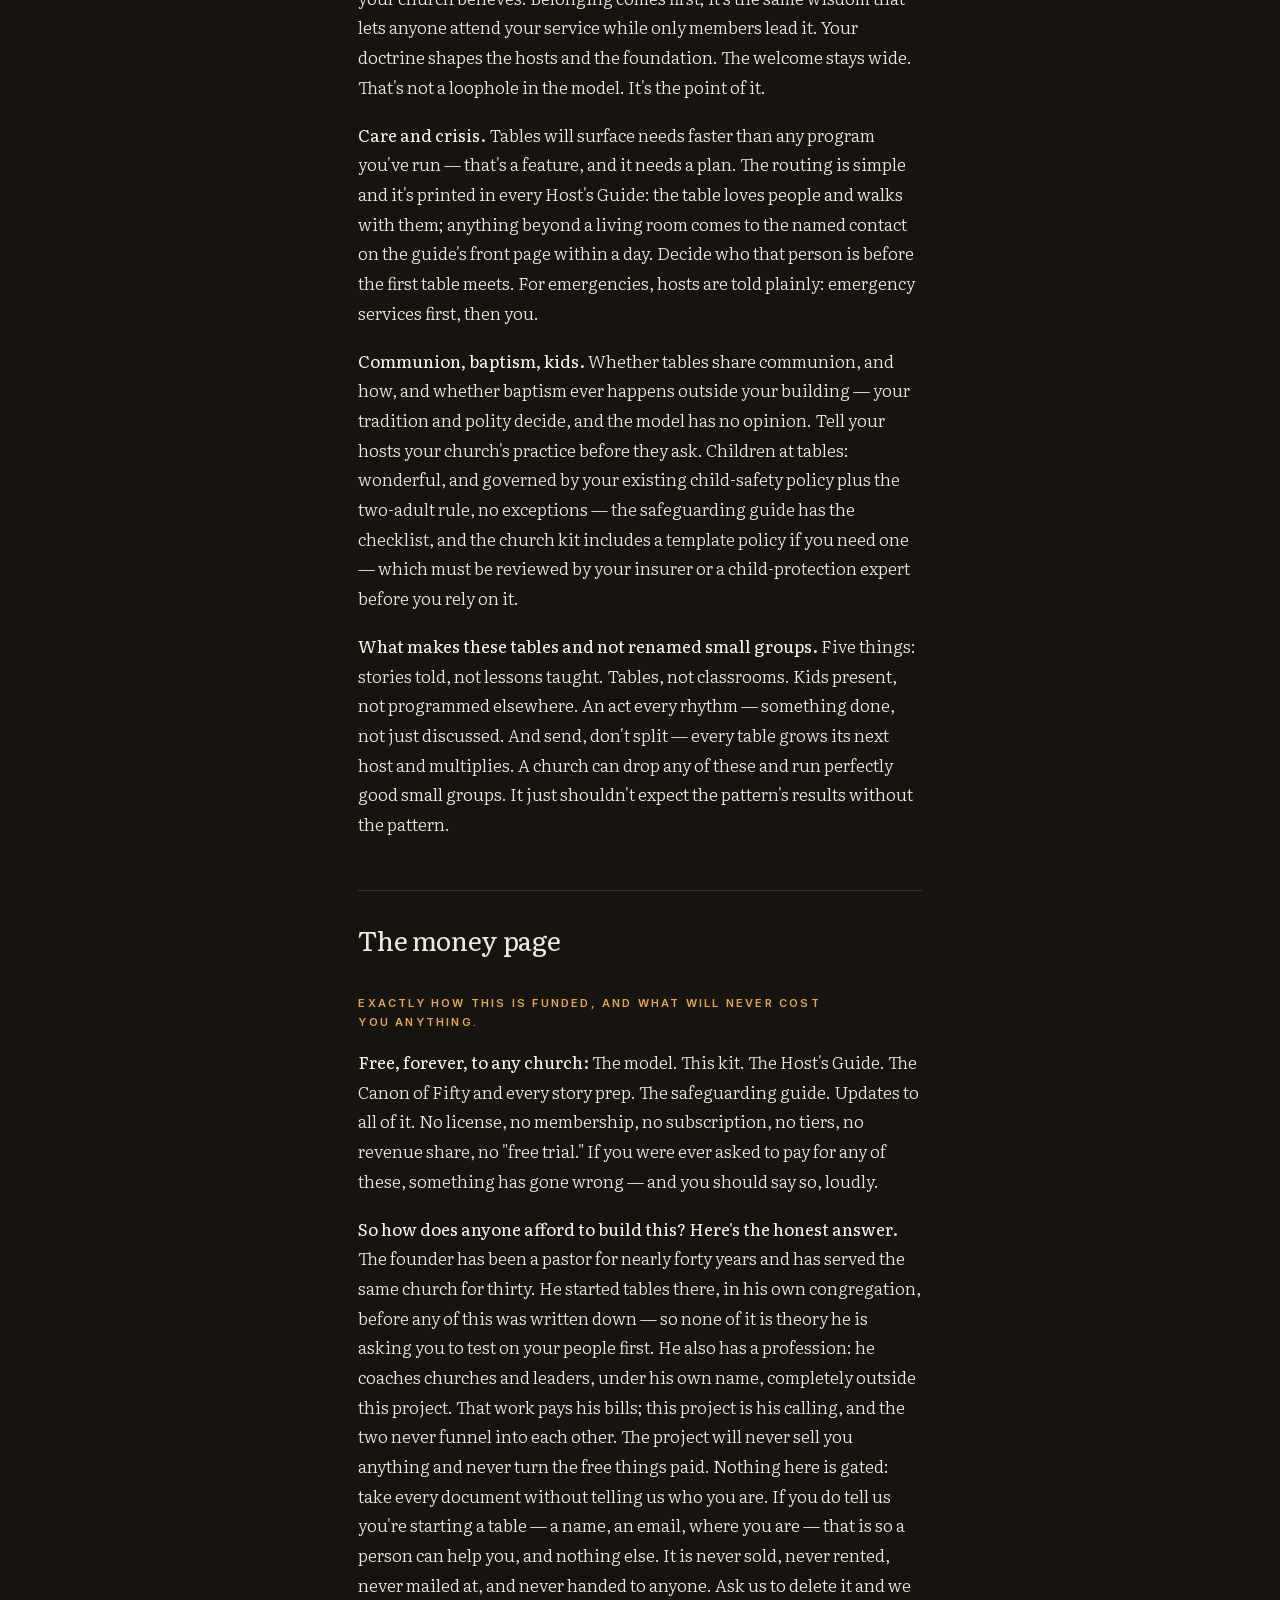
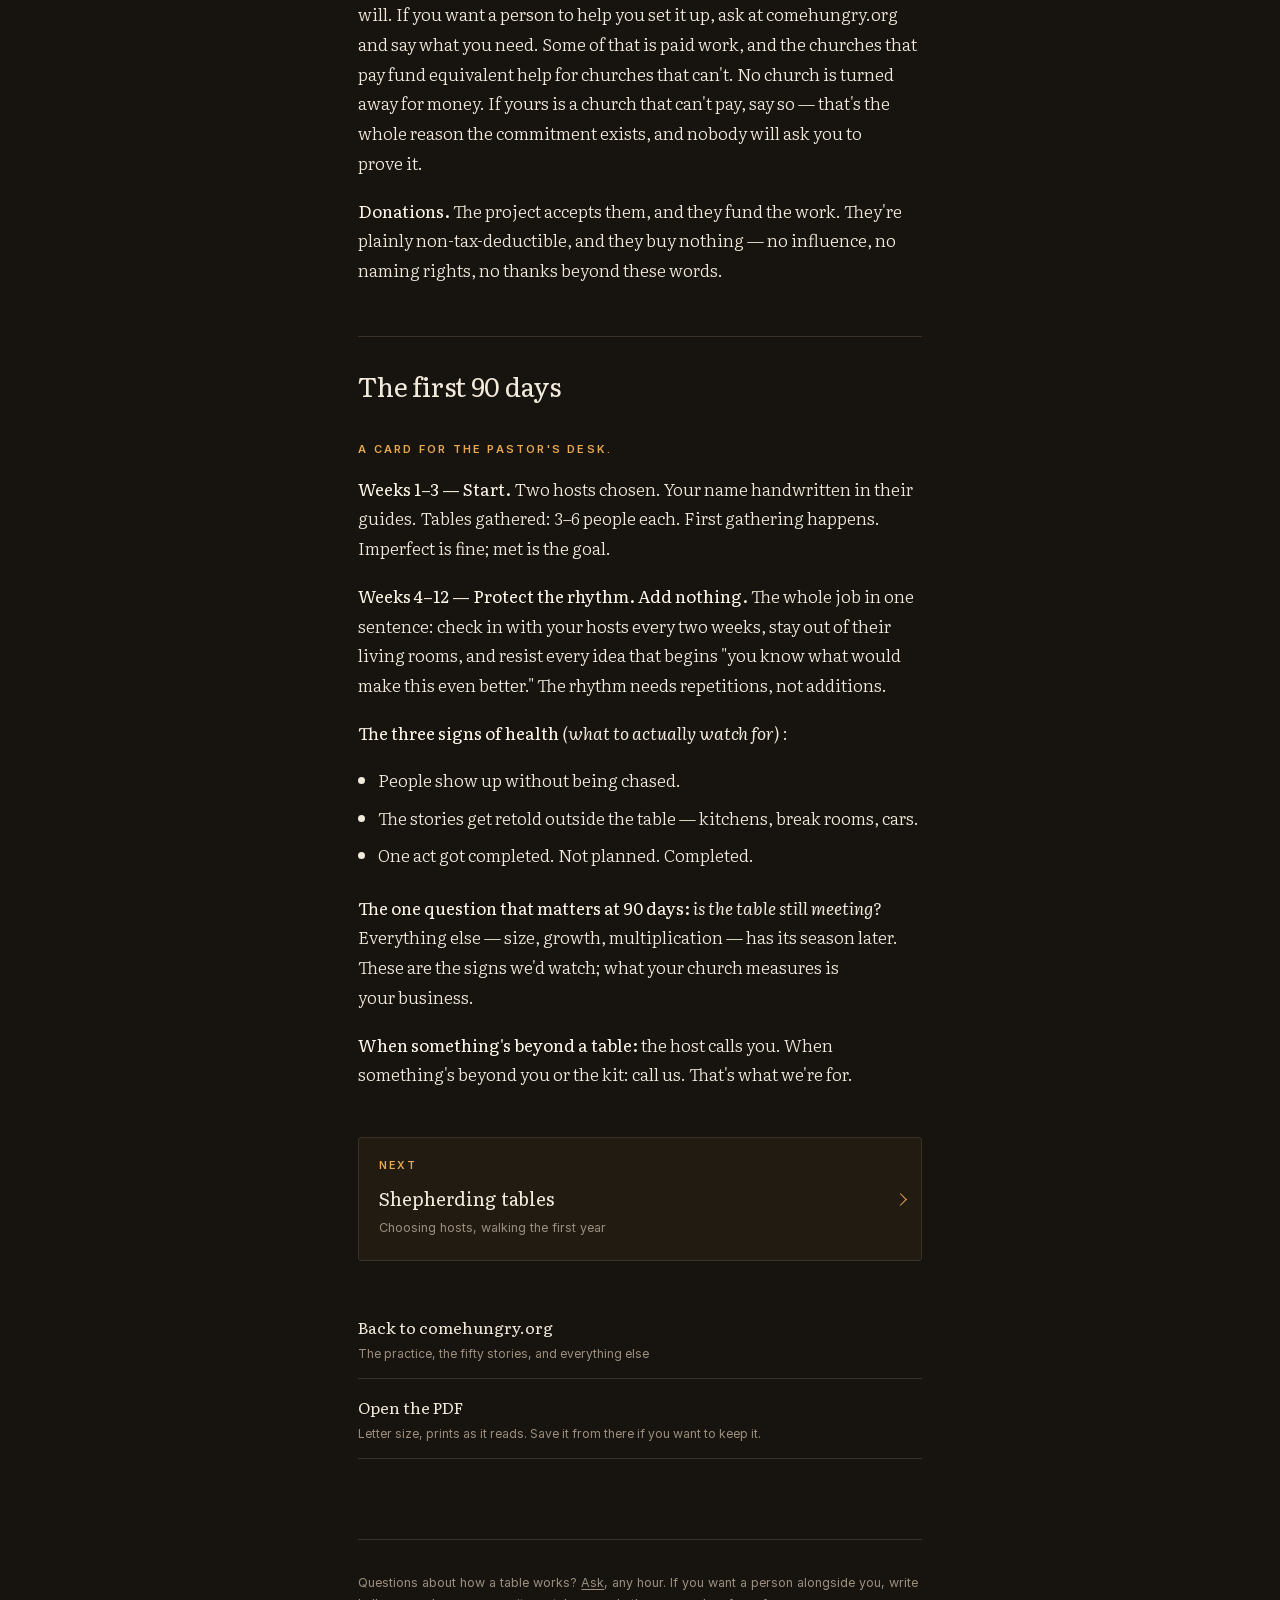
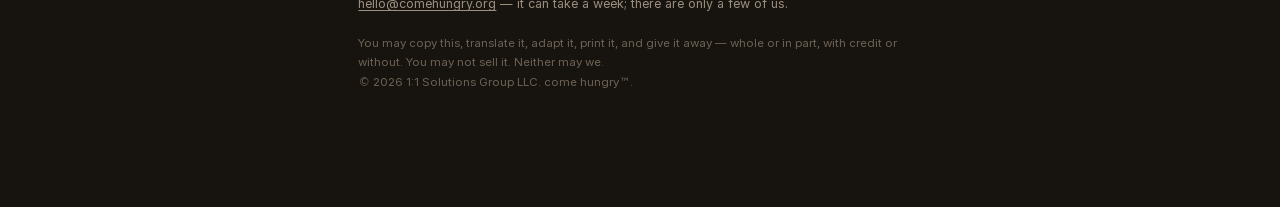
<file: read/start-money-90-days.html>
<!DOCTYPE html>
<html lang="en">
<head>
<meta charset="utf-8">
<meta name="viewport" content="width=device-width, initial-scale=1, viewport-fit=cover">
<meta name="theme-color" content="#17130F">
<title>Start, money, the first 90 days — come hungry</title>
<meta name="description" content="Where it sits, what it costs, what happens first.">
<link rel="canonical" href="https://comehungry.org/read/start-money-90-days.html">
<meta name="robots" content="index,follow,max-image-preview:large,max-snippet:-1">
<meta property="og:type" content="article">
<meta property="og:site_name" content="come hungry">
<meta property="og:title" content="Start, money, the first 90 days">
<meta property="og:description" content="Where it sits, what it costs, what happens first.">
<meta property="og:url" content="https://comehungry.org/read/start-money-90-days.html">
<meta property="og:image" content="https://comehungry.org/share.png">
<meta name="twitter:card" content="summary_large_image">
<link rel="icon" href="/favicon.ico" sizes="any">
<link rel="preload" href="/f/literata-300.woff2" as="font" type="font/woff2" crossorigin>
<link rel="stylesheet" href="/f/type.css">
<script type="application/ld+json">
{"@context":"https://schema.org","@type":"Article",
 "headline":"Start, money, the first 90 days","description":"Where it sits, what it costs, what happens first.",
 "url":"https://comehungry.org/read/start-money-90-days.html",
 "inLanguage":"en","isAccessibleForFree":true,
 "publisher":{"@type":"Organization","name":"come hungry","url":"https://comehungry.org/"}}
</script>
<style>


*{margin:0;padding:0;box-sizing:border-box}
:root{--night:#17130F;--lamp:#F2EADC;--dim:#9C8F7F;--gold:#E8A951;--coal:#C4623A;--rule:#3A3129}
html{-webkit-text-size-adjust:100%}
body{
  background:var(--night);color:var(--lamp);
  font-family:"Literata",Georgia,serif;font-weight:300;
  font-size:1.06rem;line-height:1.75;
  -webkit-font-smoothing:antialiased;text-rendering:optimizeLegibility;
}
.wrap{max-width:38rem;margin:0 auto;padding:1.5rem 1.4rem 6rem}
.top{
  display:flex;align-items:center;justify-content:space-between;gap:1rem;
  padding-bottom:1.4rem;border-bottom:1px solid var(--rule);margin-bottom:2.6rem;
}
.mark{font-family:"Literata",Georgia,serif;font-weight:600;font-size:1.05rem;
  color:var(--lamp);text-decoration:none;letter-spacing:-.01em}
.mark span{color:var(--dim);font-weight:400}
.mark i{color:var(--gold);font-style:normal}
.mark sup{font-size:.4em;vertical-align:.72em;color:var(--dim);font-weight:400}
.getpdf{
  display:inline-flex;align-items:center;gap:.5rem;flex:none;
  padding:.55rem .95rem;border:1px solid var(--gold);border-radius:3px;
  font-family:"IBM Plex Sans",system-ui,sans-serif;font-size:.7rem;font-weight:600;
  letter-spacing:.14em;text-transform:uppercase;color:var(--gold);text-decoration:none;
  transition:background .25s,color .25s;
}
@media (hover:hover){.getpdf:hover{background:var(--gold);color:var(--night)}}
.kicker{font-family:"IBM Plex Sans",system-ui,sans-serif;font-size:.6875rem;font-weight:600;
  letter-spacing:.2em;text-transform:uppercase;color:var(--gold);margin-bottom:.9rem}
h1{font-family:"Literata",Georgia,serif;font-weight:400;
  font-size:clamp(1.9rem,7vw,2.6rem);line-height:1.14;letter-spacing:-.02em;margin-bottom:1rem}
.sub{font-size:1.1rem;line-height:1.6;color:var(--dim);font-style:italic;margin-bottom:3rem}
h2{font-family:"Literata",Georgia,serif;font-weight:400;
  font-size:clamp(1.35rem,5.2vw,1.65rem);line-height:1.25;letter-spacing:-.01em;
  margin:3.2rem 0 1rem;padding-top:2rem;border-top:1px solid var(--rule)}
h2:first-of-type{border-top:0;padding-top:0}
h3{font-family:"IBM Plex Sans",system-ui,sans-serif;font-size:.6875rem;font-weight:600;
  letter-spacing:.2em;text-transform:uppercase;color:var(--gold);margin:2.4rem 0 .9rem}
p{margin-bottom:1.15rem}
strong{font-weight:500;color:#FFF7E9}
em{font-style:italic}
a{color:var(--gold);text-decoration:underline;text-underline-offset:2px}
ul{margin:0 0 1.4rem 1.2rem}
ol{margin:1.4rem 0 1.8rem 1.4rem}
ol li{margin-bottom:.9rem;padding-left:.3rem;line-height:1.72}
ol li::marker{color:var(--gold);font-family:"IBM Plex Sans",system-ui,sans-serif;font-weight:600;font-size:.8rem}
ul.check{list-style:none;margin:1.3rem 0 1.7rem;padding-left:0}
ul.check li{position:relative;padding-left:1.9rem;margin-bottom:.8rem}
ul.check li::before{content:"";position:absolute;left:0;top:.45em;width:13px;height:13px;
  border:1px solid var(--gold);border-radius:2px}
li{margin-bottom:.55rem;line-height:1.7}
blockquote{border-left:2px solid var(--gold);padding:.2rem 0 .2rem 1.2rem;
  margin:1.8rem 0;color:var(--lamp);font-style:italic}
blockquote p:last-child{margin-bottom:0}
hr{border:0;border-top:1px solid var(--rule);margin:3rem 0}
table{width:100%;border-collapse:collapse;margin:1.6rem 0;font-size:.92rem}
th,td{text-align:left;padding:.6rem .5rem;border-bottom:1px solid var(--rule);vertical-align:top}
th{font-family:"IBM Plex Sans",system-ui,sans-serif;font-size:.68rem;font-weight:600;
  letter-spacing:.14em;text-transform:uppercase;color:var(--gold)}
.said,.act{background:rgba(232,169,81,.06);border-left:2px solid var(--gold);
  padding:1.1rem 1.2rem;margin:1.8rem 0}
.said p:last-child,.act p:last-child{margin-bottom:0}
.foot{margin-top:5rem;padding-top:2rem;border-top:1px solid var(--rule);
  font-family:"IBM Plex Sans",system-ui,sans-serif;font-size:.78rem;line-height:1.7;color:var(--dim)}
.foot a{color:var(--dim)}
.foot .terms{margin-top:1.2rem;font-size:.72rem;color:#6E6355}
.nextdoc{
  display:block;margin-top:3rem;padding:1.2rem 2rem 1.3rem 1.2rem;position:relative;
  border:1px solid var(--rule);border-radius:3px;text-decoration:none;
  background:rgba(232,169,81,.05);transition:border-color .25s;
}
.nextdoc span{display:block;font-family:"IBM Plex Sans",system-ui,sans-serif;font-size:.66rem;
  font-weight:600;letter-spacing:.2em;text-transform:uppercase;color:var(--gold);margin-bottom:.4rem}
.nextdoc b{display:block;font-family:"Literata",Georgia,serif;font-weight:400;font-size:1.15rem;color:var(--lamp)}
.nextdoc small{display:block;font-family:"IBM Plex Sans",system-ui,sans-serif;font-size:.78rem;color:var(--dim);margin-top:.2rem}
.nextdoc::after{content:"";position:absolute;right:1rem;top:50%;width:8px;height:8px;margin-top:-4px;
  border-right:1.5px solid var(--gold);border-bottom:1.5px solid var(--gold);transform:rotate(-45deg)}
@media (hover:hover){.nextdoc:hover{border-color:var(--gold)}}
.also{margin-top:2.4rem}
.also a{display:block;padding:.85rem 0;border-bottom:1px solid var(--rule);
  font-family:"Literata",Georgia,serif;font-size:1rem;color:var(--lamp);text-decoration:none}
.also a b{display:block;font-weight:400}
.also a small{display:block;font-family:"IBM Plex Sans",system-ui,sans-serif;
  font-size:.76rem;color:var(--dim);margin-top:.15rem}
@media (hover:hover){.also a:hover{color:var(--gold)}}

</style>
</head>
<body>
<div class="wrap">

  <header class="top">
    <a class="mark" href="/"><span>come</span>hungry<i>.</i><sup>&trade;</sup></a>
    <a class="getpdf" href="/downloads/church-3-start-money-90-days.pdf" target="_blank" rel="noopener">Open the PDF</a>
  </header>

  <p class="kicker">For churches</p>
  <h1>Start, money, the first 90 days</h1>
  <p class="sub">Where it sits, what it costs, what happens first.</p>

  <p class="sub-lede"><strong>1. Pick two hosts.</strong> Not necessarily your current leaders. Look for the people others already feel safe around — the ones who get told things. Two hosts, two tables; one table has no one to learn from.</p>
<p><strong>2. Hand them the Host's Guide.</strong> Write your name and phone number on the front page of each one, by hand, before you give it away. That line is a promise, and it's the most important thing in the kit.</p>
<p><strong>3. Let them gather 3–6 people.</strong> Friends, neighbors, coworkers, church people, not-church people. The hosts invite; you stay out of it. No sign-up sheet, no announcement, no bulletin.</p>
<p><strong>4. First table within three weeks.</strong> Food kept simple, ninety minutes, the rhythm in the guide: Meet, Share, Grow, Act. The guide walks them through the first four gatherings story by story.</p>
<p><strong>5. Tell us it happened.</strong> One line to comehungry.org/ask: "A table met." That's the only report we'll ever want, and even it is optional.</p>
<p>That's the launch. No banners, no sermon series, no kickoff Sunday. Two tables, started quietly, and your congregation finds out the way neighbors found out about the early church — they catch people talking.</p>
<h2>The integration page</h2>
<h3>How tables fit the church you already lead.</h3>
<p><strong>Tables and Sunday.</strong> Tables are not competition for your weekend gathering and not a funnel into it. They're where your people live as the church between Sundays — and Sunday becomes the celebration of a family that already knows each other. Expect worship to feel different within a year, in the direction you've always wanted it to.</p>
<p><strong>Your teaching and the tables.</strong> Your pulpit, classes, and convictions are the foundation tables stand on. At the table itself, the content is the stories of Jesus, told out loud and talked through with four questions — not a curriculum that competes with your teaching, and not a second pulpit. Hosts are guides, never teachers; when real theological questions surface at a table, the guide trains hosts to bring them to you. That's by design. You stay the teacher.</p>
<p><strong>The open chair.</strong> Anyone can sit at a table — the neighbor, the skeptic, the daughter who quit church at nineteen — without believing what your church believes. Belonging comes first; it's the same wisdom that lets anyone attend your service while only members lead it. Your doctrine shapes the hosts and the foundation. The welcome stays wide. That's not a loophole in the model. It's the point of it.</p>
<p><strong>Care and crisis.</strong> Tables will surface needs faster than any program you've run — that's a feature, and it needs a plan. The routing is simple and it's printed in every Host's Guide: the table loves people and walks with them; anything beyond a living room comes to the named contact on the guide's front page within a day. Decide who that person is before the first table meets. For emergencies, hosts are told plainly: emergency services first, then you.</p>
<p><strong>Communion, baptism, kids.</strong> Whether tables share communion, and how, and whether baptism ever happens outside your building — your tradition and polity decide, and the model has no opinion. Tell your hosts your church's practice before they ask. Children at tables: wonderful, and governed by your existing child-safety policy plus the two-adult rule, no exceptions — the safeguarding guide has the checklist, and the church kit includes a template policy if you need one — which must be reviewed by your insurer or a child-protection expert before you rely on it.</p>
<p><strong>What makes these tables and not renamed small groups.</strong> Five things: stories told, not lessons taught. Tables, not classrooms. Kids present, not programmed elsewhere. An act every rhythm — something done, not just discussed. And send, don't split — every table grows its next host and multiplies. A church can drop any of these and run perfectly good small groups. It just shouldn't expect the pattern's results without the pattern.</p>
<h2>The money page</h2>
<h3>Exactly how this is funded, and what will never cost you anything.</h3>
<p><strong>Free, forever, to any church:</strong> The model. This kit. The Host's Guide. The Canon of Fifty and every story prep. The safeguarding guide. Updates to all of it. No license, no membership, no subscription, no tiers, no revenue share, no "free trial." If you were ever asked to pay for any of these, something has gone wrong — and you should say so, loudly.</p>
<p><strong>So how does anyone afford to build this? Here's the honest answer.</strong> The founder has been a pastor for nearly forty years and has served the same church for thirty. He started tables there, in his own congregation, before any of this was written down — so none of it is theory he is asking you to test on your people first. He also has a profession: he coaches churches and leaders, under his own name, completely outside this project. That work pays his bills; this project is his calling, and the two never funnel into each other. The project will never sell you anything and never turn the free things paid. Nothing here is gated: take every document without telling us who you are. If you do tell us you're starting a table — a name, an email, where you are — that is so a person can help you, and nothing else. It is never sold, never rented, never mailed at, and never handed to anyone. Ask us to delete it and we will. If you want a person to help you set it up, ask at comehungry.org and say what you need. Some of that is paid work, and the churches that pay fund equivalent help for churches that can't. No church is turned away for money. If yours is a church that can't pay, say so — that's the whole reason the commitment exists, and nobody will ask you to prove it.</p>
<p><strong>Donations.</strong> The project accepts them, and they fund the work. They're plainly non-tax-deductible, and they buy nothing — no influence, no naming rights, no thanks beyond these words.</p>
<h2>The first 90 days</h2>
<h3>A card for the pastor's desk.</h3>
<p><strong>Weeks 1–3 — Start.</strong> Two hosts chosen. Your name handwritten in their guides. Tables gathered: 3–6 people each. First gathering happens. Imperfect is fine; met is the goal.</p>
<p><strong>Weeks 4–12 — Protect the rhythm. Add nothing.</strong> The whole job in one sentence: check in with your hosts every two weeks, stay out of their living rooms, and resist every idea that begins "you know what would make this even better." The rhythm needs repetitions, not additions.</p>
<p><strong>The three signs of health</strong> <em>(what to actually watch for) </em>:</p>
<ul><li>People show up without being chased.</li><li>The stories get retold outside the table — kitchens, break rooms, cars.</li><li>One act got completed. Not planned. Completed.</li></ul>
<p><strong>The one question that matters at 90 days:</strong> <em>is the table still meeting?</em> Everything else — size, growth, multiplication — has its season later. These are the signs we'd watch; what your church measures is your business.</p>
<p><strong>When something's beyond a table:</strong> the host calls you. When something's beyond you or the kit: call us. That's what we're for.</p>

  <a class="nextdoc" href="/read/shepherding-tables"><span>Next</span><b>Shepherding tables</b><small>Choosing hosts, walking the first year</small></a>
  <div class="also">
    <a href="/" id="back"><b id="backl">Back to comehungry.org</b><small id="backs">The practice, the fifty stories, and everything else</small></a>
    <a href="/downloads/church-3-start-money-90-days.pdf" target="_blank" rel="noopener"><b>Open the PDF</b><small>Letter size, prints as it reads. Save it from there if you want to keep&nbsp;it.</small></a>
  </div>

  <footer class="foot">
    <p>Questions about how a table works? <a href="/#ask">Ask</a>, any hour. If you want a person alongside you, write <a href="mailto:hello@comehungry.org">hello@comehungry.org</a> — it can take a week; there are only a few of us.</p>
    <p class="terms">You may copy this, translate it, adapt it, print it, and give it away — whole or in part, with credit or without. You may not sell it. Neither may we.<br>&copy; 2026 1:1 Solutions Group LLC. come hungry&trade;.</p>
  </footer>

</div>
<script>
// If they came from somewhere on the site, send them back there rather than to
// the front card — most people arrive here from Downloads or the church section.
(function(){
  var a = document.getElementById('back');
  if(!a) return;
  var sameSite = document.referrer && document.referrer.indexOf(location.origin) === 0;
  if(sameSite && history.length > 1){
    document.getElementById('backl').textContent = 'Back to where you were';
    document.getElementById('backs').textContent = 'The page you came from';
    a.addEventListener('click', function(e){ e.preventDefault(); history.back(); });
  }
})();
</script>
</body>
</html>
</file>
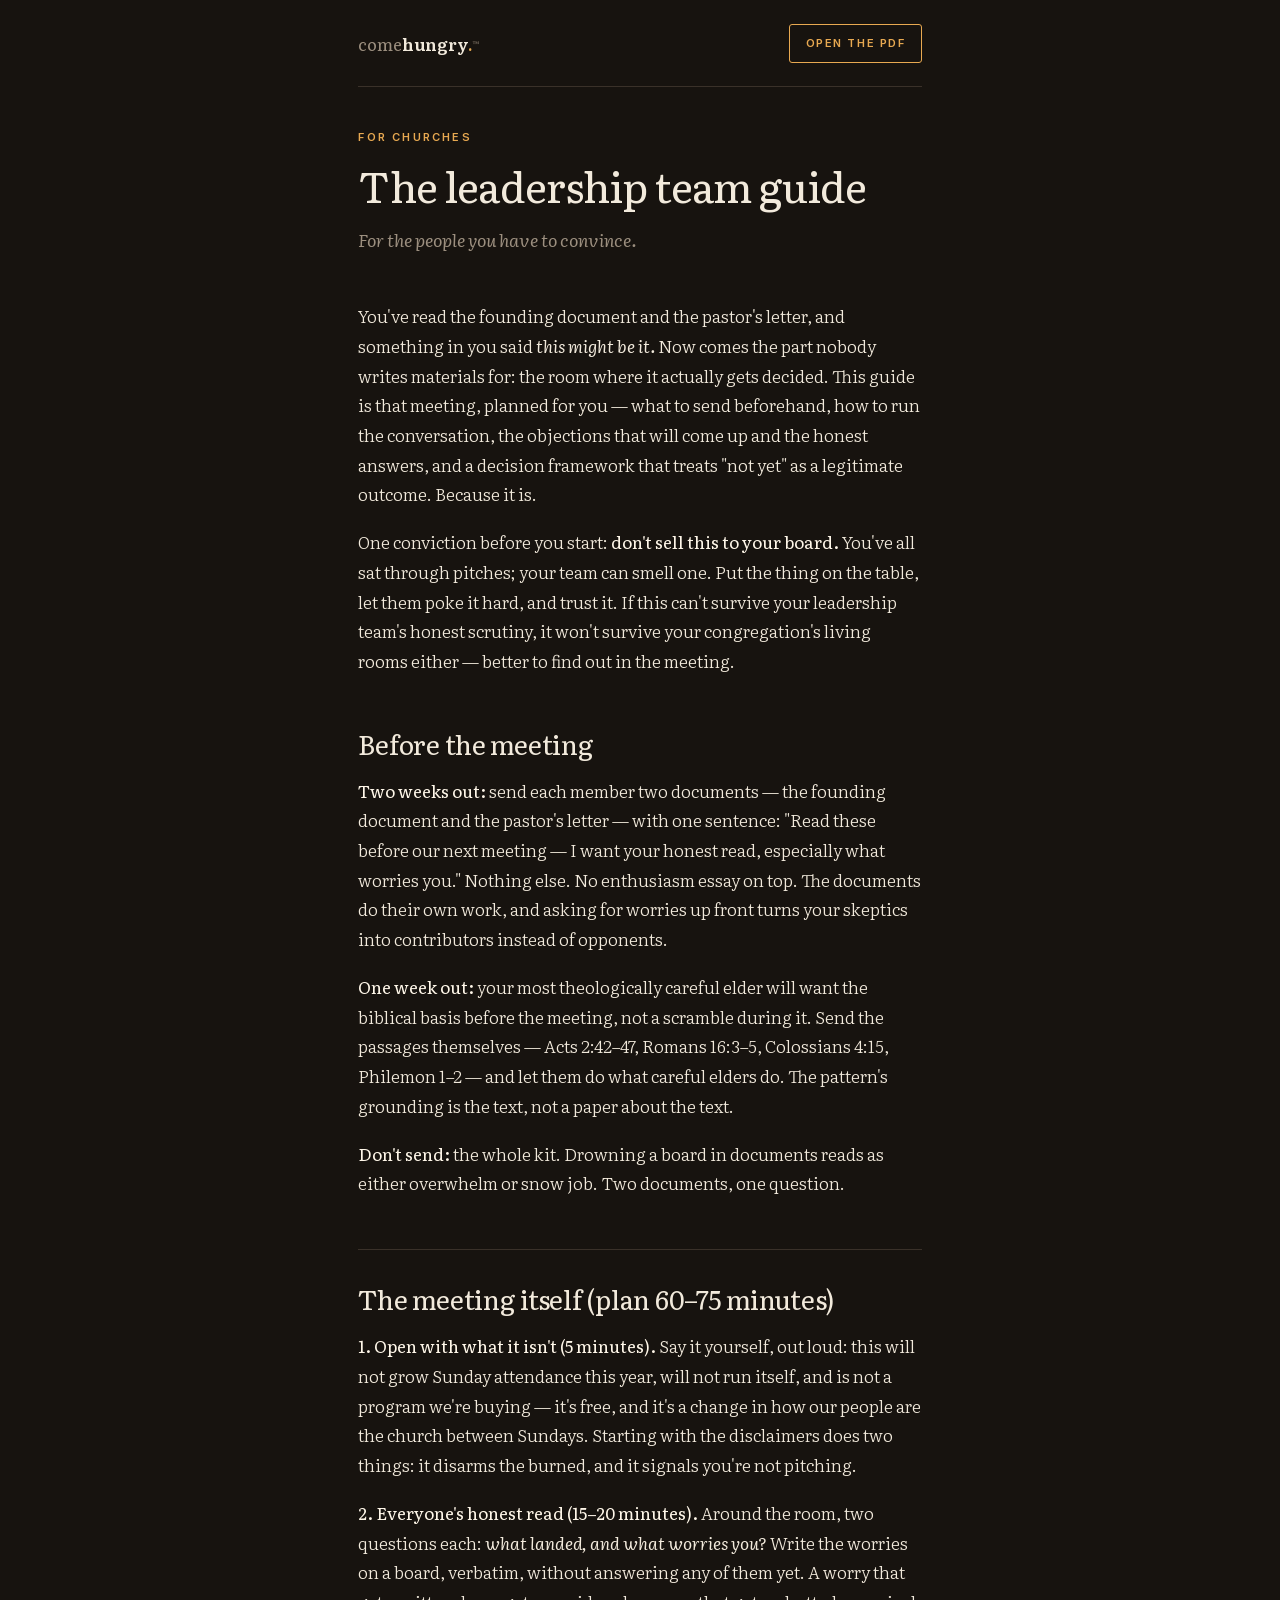
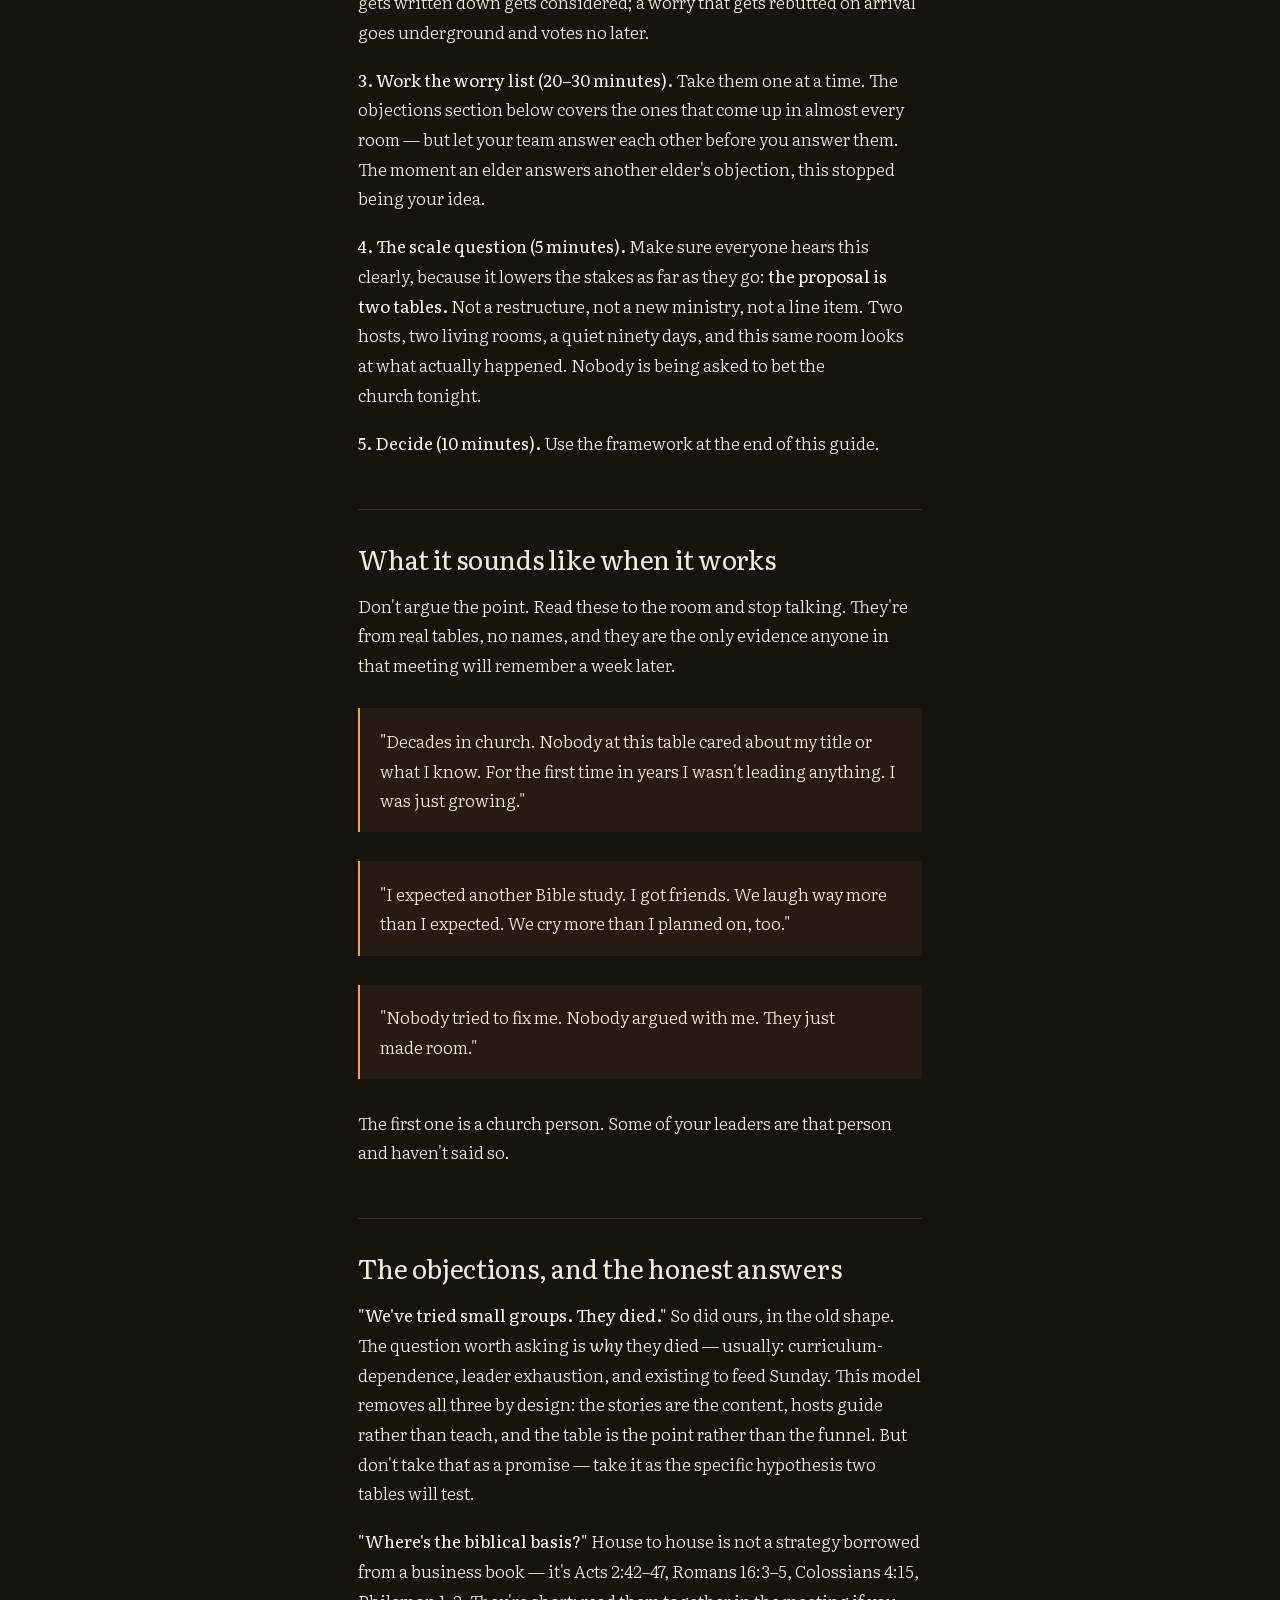
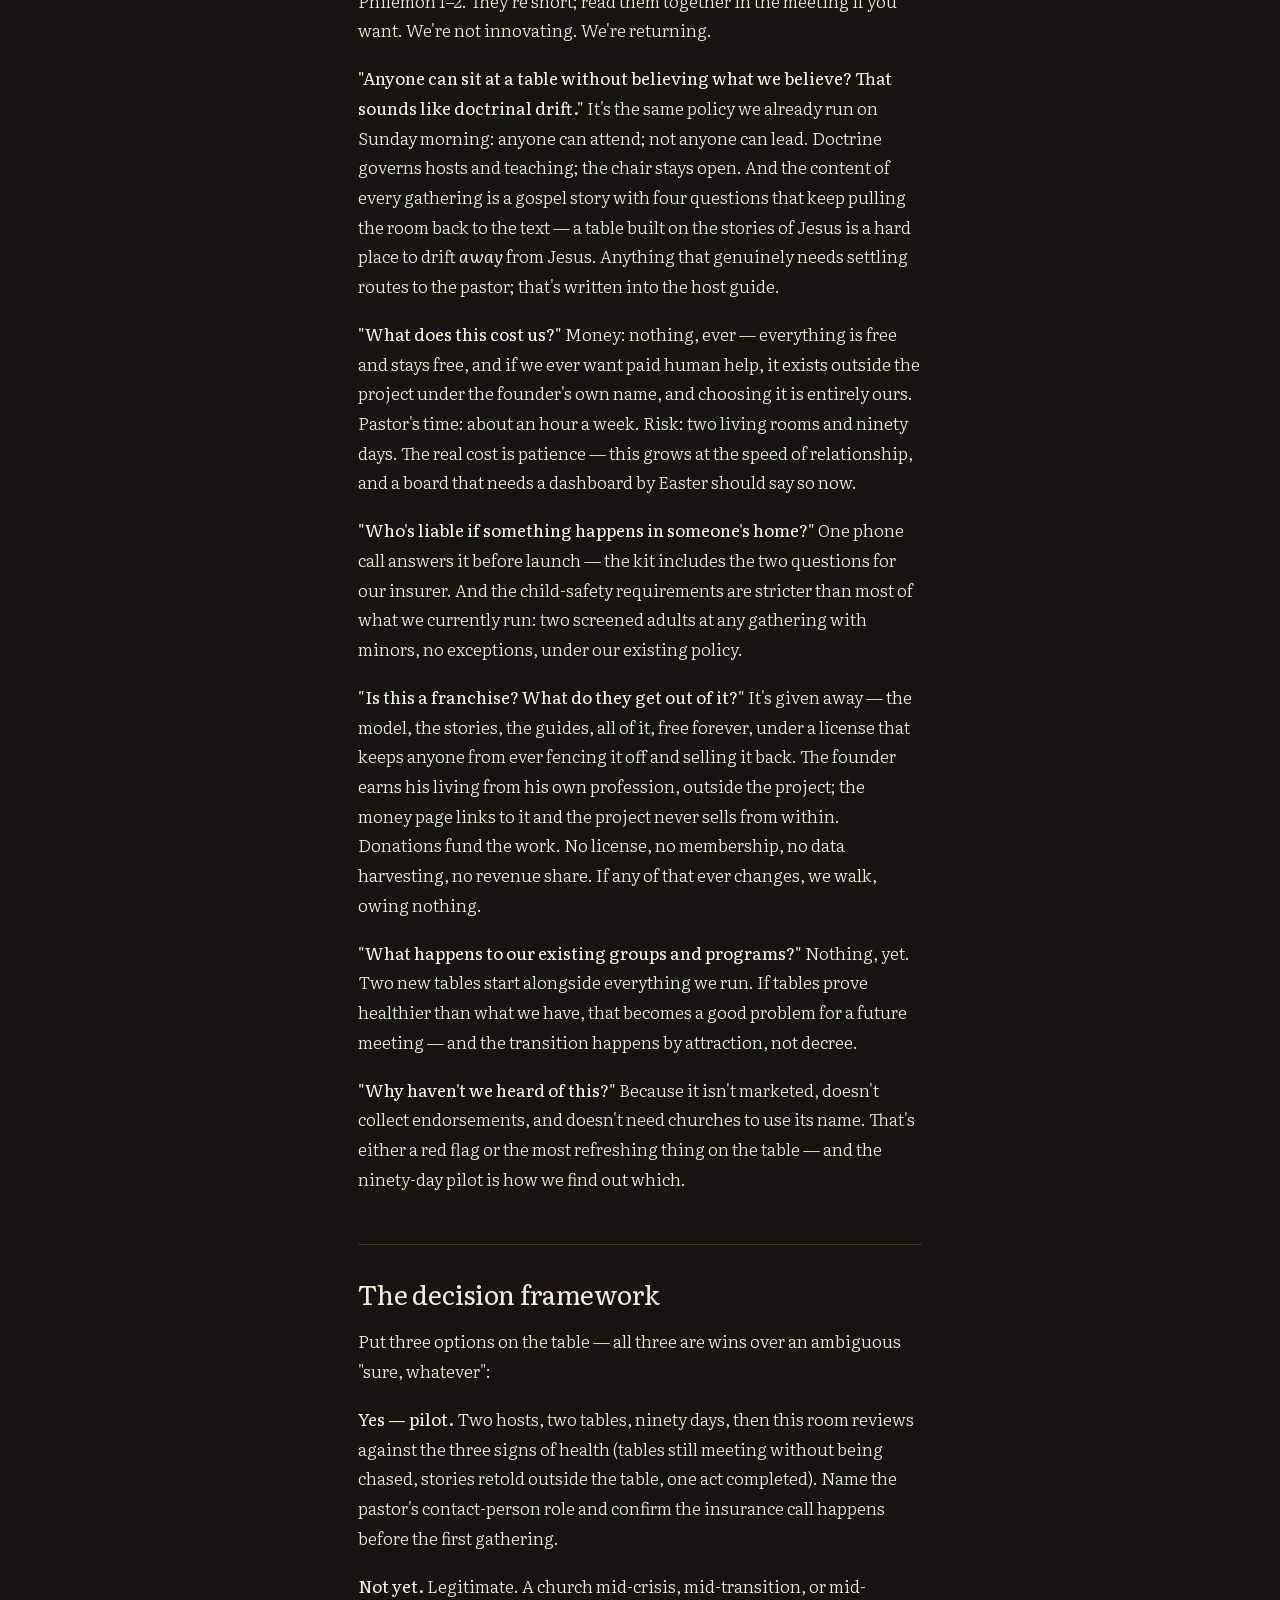
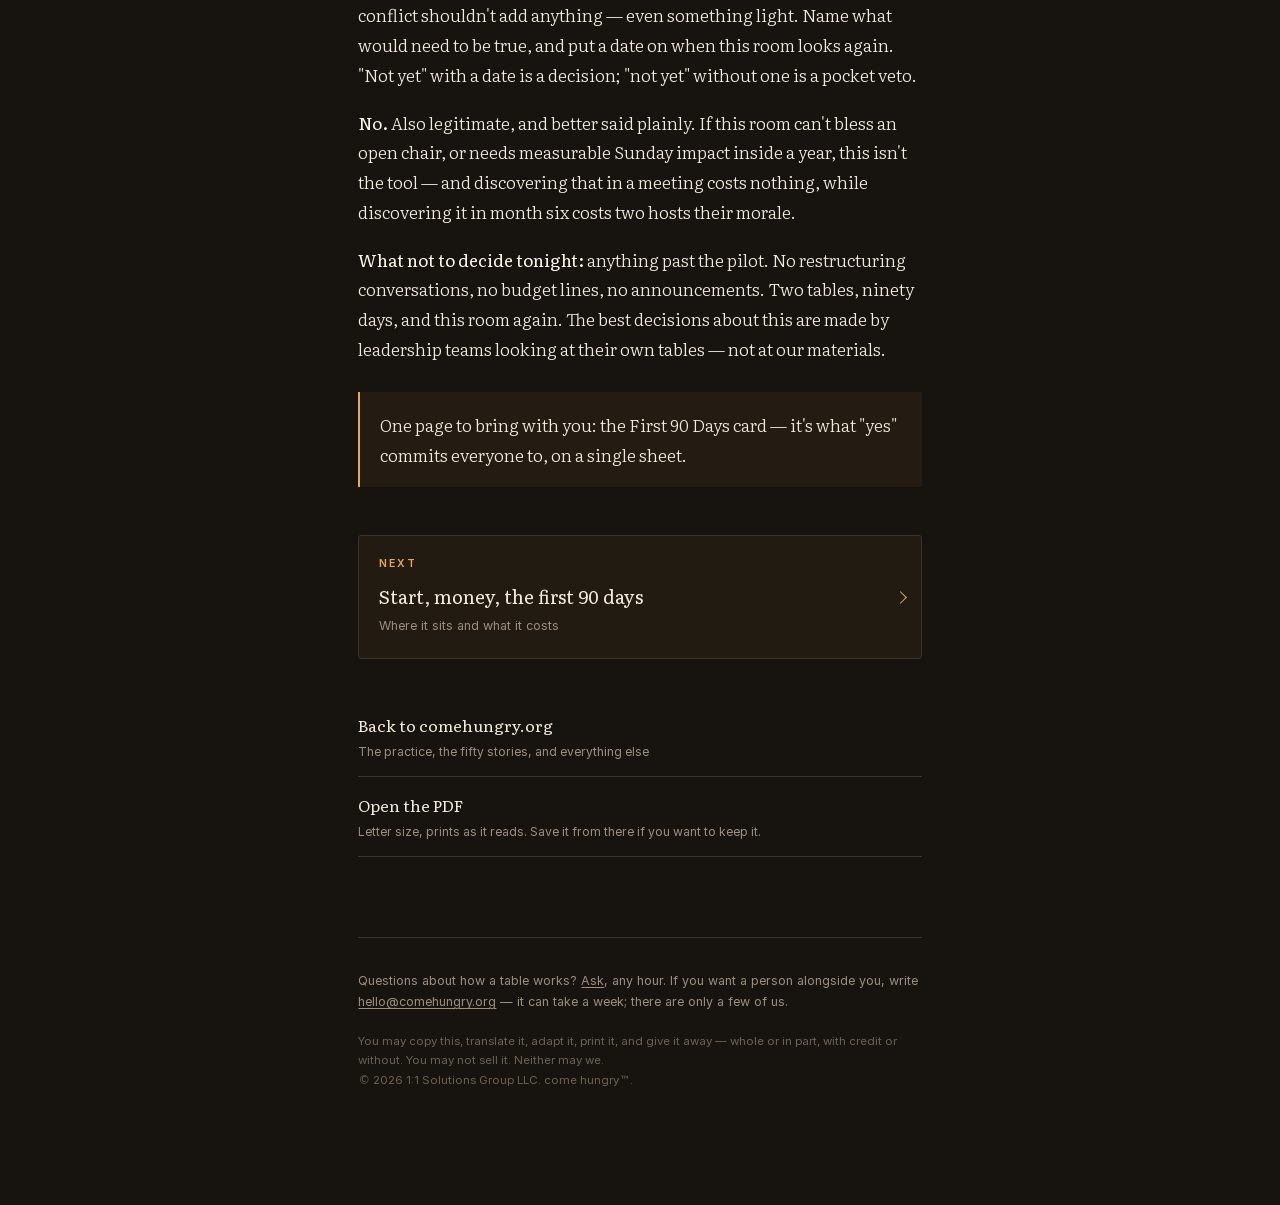
<file: read/the-leadership-team-guide.html>
<!DOCTYPE html>
<html lang="en">
<head>
<meta charset="utf-8">
<meta name="viewport" content="width=device-width, initial-scale=1, viewport-fit=cover">
<meta name="theme-color" content="#17130F">
<title>The leadership team guide — come hungry</title>
<meta name="description" content="For the people you have to convince.">
<link rel="canonical" href="https://comehungry.org/read/the-leadership-team-guide.html">
<meta name="robots" content="index,follow,max-image-preview:large,max-snippet:-1">
<meta property="og:type" content="article">
<meta property="og:site_name" content="come hungry">
<meta property="og:title" content="The leadership team guide">
<meta property="og:description" content="For the people you have to convince.">
<meta property="og:url" content="https://comehungry.org/read/the-leadership-team-guide.html">
<meta property="og:image" content="https://comehungry.org/share.png">
<meta name="twitter:card" content="summary_large_image">
<link rel="icon" href="/favicon.ico" sizes="any">
<link rel="preload" href="/f/literata-300.woff2" as="font" type="font/woff2" crossorigin>
<link rel="stylesheet" href="/f/type.css">
<script type="application/ld+json">
{"@context":"https://schema.org","@type":"Article",
 "headline":"The leadership team guide","description":"For the people you have to convince.",
 "url":"https://comehungry.org/read/the-leadership-team-guide.html",
 "inLanguage":"en","isAccessibleForFree":true,
 "publisher":{"@type":"Organization","name":"come hungry","url":"https://comehungry.org/"}}
</script>
<style>


*{margin:0;padding:0;box-sizing:border-box}
:root{--night:#17130F;--lamp:#F2EADC;--dim:#9C8F7F;--gold:#E8A951;--coal:#C4623A;--rule:#3A3129}
html{-webkit-text-size-adjust:100%}
body{
  background:var(--night);color:var(--lamp);
  font-family:"Literata",Georgia,serif;font-weight:300;
  font-size:1.06rem;line-height:1.75;
  -webkit-font-smoothing:antialiased;text-rendering:optimizeLegibility;
}
.wrap{max-width:38rem;margin:0 auto;padding:1.5rem 1.4rem 6rem}
.top{
  display:flex;align-items:center;justify-content:space-between;gap:1rem;
  padding-bottom:1.4rem;border-bottom:1px solid var(--rule);margin-bottom:2.6rem;
}
.mark{font-family:"Literata",Georgia,serif;font-weight:600;font-size:1.05rem;
  color:var(--lamp);text-decoration:none;letter-spacing:-.01em}
.mark span{color:var(--dim);font-weight:400}
.mark i{color:var(--gold);font-style:normal}
.mark sup{font-size:.4em;vertical-align:.72em;color:var(--dim);font-weight:400}
.getpdf{
  display:inline-flex;align-items:center;gap:.5rem;flex:none;
  padding:.55rem .95rem;border:1px solid var(--gold);border-radius:3px;
  font-family:"IBM Plex Sans",system-ui,sans-serif;font-size:.7rem;font-weight:600;
  letter-spacing:.14em;text-transform:uppercase;color:var(--gold);text-decoration:none;
  transition:background .25s,color .25s;
}
@media (hover:hover){.getpdf:hover{background:var(--gold);color:var(--night)}}
.kicker{font-family:"IBM Plex Sans",system-ui,sans-serif;font-size:.6875rem;font-weight:600;
  letter-spacing:.2em;text-transform:uppercase;color:var(--gold);margin-bottom:.9rem}
h1{font-family:"Literata",Georgia,serif;font-weight:400;
  font-size:clamp(1.9rem,7vw,2.6rem);line-height:1.14;letter-spacing:-.02em;margin-bottom:1rem}
.sub{font-size:1.1rem;line-height:1.6;color:var(--dim);font-style:italic;margin-bottom:3rem}
h2{font-family:"Literata",Georgia,serif;font-weight:400;
  font-size:clamp(1.35rem,5.2vw,1.65rem);line-height:1.25;letter-spacing:-.01em;
  margin:3.2rem 0 1rem;padding-top:2rem;border-top:1px solid var(--rule)}
h2:first-of-type{border-top:0;padding-top:0}
h3{font-family:"IBM Plex Sans",system-ui,sans-serif;font-size:.6875rem;font-weight:600;
  letter-spacing:.2em;text-transform:uppercase;color:var(--gold);margin:2.4rem 0 .9rem}
p{margin-bottom:1.15rem}
strong{font-weight:500;color:#FFF7E9}
em{font-style:italic}
a{color:var(--gold);text-decoration:underline;text-underline-offset:2px}
ul{margin:0 0 1.4rem 1.2rem}
ol{margin:1.4rem 0 1.8rem 1.4rem}
ol li{margin-bottom:.9rem;padding-left:.3rem;line-height:1.72}
ol li::marker{color:var(--gold);font-family:"IBM Plex Sans",system-ui,sans-serif;font-weight:600;font-size:.8rem}
ul.check{list-style:none;margin:1.3rem 0 1.7rem;padding-left:0}
ul.check li{position:relative;padding-left:1.9rem;margin-bottom:.8rem}
ul.check li::before{content:"";position:absolute;left:0;top:.45em;width:13px;height:13px;
  border:1px solid var(--gold);border-radius:2px}
li{margin-bottom:.55rem;line-height:1.7}
blockquote{border-left:2px solid var(--gold);padding:.2rem 0 .2rem 1.2rem;
  margin:1.8rem 0;color:var(--lamp);font-style:italic}
blockquote p:last-child{margin-bottom:0}
hr{border:0;border-top:1px solid var(--rule);margin:3rem 0}
table{width:100%;border-collapse:collapse;margin:1.6rem 0;font-size:.92rem}
th,td{text-align:left;padding:.6rem .5rem;border-bottom:1px solid var(--rule);vertical-align:top}
th{font-family:"IBM Plex Sans",system-ui,sans-serif;font-size:.68rem;font-weight:600;
  letter-spacing:.14em;text-transform:uppercase;color:var(--gold)}
.said,.act{background:rgba(232,169,81,.06);border-left:2px solid var(--gold);
  padding:1.1rem 1.2rem;margin:1.8rem 0}
.said p:last-child,.act p:last-child{margin-bottom:0}
.foot{margin-top:5rem;padding-top:2rem;border-top:1px solid var(--rule);
  font-family:"IBM Plex Sans",system-ui,sans-serif;font-size:.78rem;line-height:1.7;color:var(--dim)}
.foot a{color:var(--dim)}
.foot .terms{margin-top:1.2rem;font-size:.72rem;color:#6E6355}
.nextdoc{
  display:block;margin-top:3rem;padding:1.2rem 2rem 1.3rem 1.2rem;position:relative;
  border:1px solid var(--rule);border-radius:3px;text-decoration:none;
  background:rgba(232,169,81,.05);transition:border-color .25s;
}
.nextdoc span{display:block;font-family:"IBM Plex Sans",system-ui,sans-serif;font-size:.66rem;
  font-weight:600;letter-spacing:.2em;text-transform:uppercase;color:var(--gold);margin-bottom:.4rem}
.nextdoc b{display:block;font-family:"Literata",Georgia,serif;font-weight:400;font-size:1.15rem;color:var(--lamp)}
.nextdoc small{display:block;font-family:"IBM Plex Sans",system-ui,sans-serif;font-size:.78rem;color:var(--dim);margin-top:.2rem}
.nextdoc::after{content:"";position:absolute;right:1rem;top:50%;width:8px;height:8px;margin-top:-4px;
  border-right:1.5px solid var(--gold);border-bottom:1.5px solid var(--gold);transform:rotate(-45deg)}
@media (hover:hover){.nextdoc:hover{border-color:var(--gold)}}
.also{margin-top:2.4rem}
.also a{display:block;padding:.85rem 0;border-bottom:1px solid var(--rule);
  font-family:"Literata",Georgia,serif;font-size:1rem;color:var(--lamp);text-decoration:none}
.also a b{display:block;font-weight:400}
.also a small{display:block;font-family:"IBM Plex Sans",system-ui,sans-serif;
  font-size:.76rem;color:var(--dim);margin-top:.15rem}
@media (hover:hover){.also a:hover{color:var(--gold)}}

</style>
</head>
<body>
<div class="wrap">

  <header class="top">
    <a class="mark" href="/"><span>come</span>hungry<i>.</i><sup>&trade;</sup></a>
    <a class="getpdf" href="/downloads/church-5-the-leadership-team-guide.pdf" target="_blank" rel="noopener">Open the PDF</a>
  </header>

  <p class="kicker">For churches</p>
  <h1>The leadership team guide</h1>
  <p class="sub">For the people you have to convince.</p>

  <p class="sub-lede">You've read the founding document and the pastor's letter, and something in you said <em>this might be it.</em> Now comes the part nobody writes materials for: the room where it actually gets decided. This guide is that meeting, planned for you — what to send beforehand, how to run the conversation, the objections that will come up and the honest answers, and a decision framework that treats "not yet" as a legitimate outcome. Because it is.</p>
<p>One conviction before you start: <strong>don't sell this to your board.</strong> You've all sat through pitches; your team can smell one. Put the thing on the table, let them poke it hard, and trust it. If this can't survive your leadership team's honest scrutiny, it won't survive your congregation's living rooms either — better to find out in the meeting.</p>
<h2>Before the meeting</h2>
<p><strong>Two weeks out:</strong> send each member two documents — the founding document and the pastor's letter — with one sentence: "Read these before our next meeting — I want your honest read, especially what worries you." Nothing else. No enthusiasm essay on top. The documents do their own work, and asking for worries up front turns your skeptics into contributors instead of opponents.</p>
<p><strong>One week out:</strong> your most theologically careful elder will want the biblical basis before the meeting, not a scramble during it. Send the passages themselves — Acts 2:42–47, Romans 16:3–5, Colossians 4:15, Philemon 1–2 — and let them do what careful elders do. The pattern's grounding is the text, not a paper about the text.</p>
<p><strong>Don't send:</strong> the whole kit. Drowning a board in documents reads as either overwhelm or snow job. Two documents, one question.</p>
<h2>The meeting itself (plan 60–75 minutes)</h2>
<p><strong>1. Open with what it isn't (5 minutes).</strong> Say it yourself, out loud: this will not grow Sunday attendance this year, will not run itself, and is not a program we're buying — it's free, and it's a change in how our people are the church between Sundays. Starting with the disclaimers does two things: it disarms the burned, and it signals you're not pitching.</p>
<p><strong>2. Everyone's honest read (15–20 minutes).</strong> Around the room, two questions each: <em>what landed, and what worries you?</em> Write the worries on a board, verbatim, without answering any of them yet. A worry that gets written down gets considered; a worry that gets rebutted on arrival goes underground and votes no later.</p>
<p><strong>3. Work the worry list (20–30 minutes).</strong> Take them one at a time. The objections section below covers the ones that come up in almost every room — but let your team answer each other before you answer them. The moment an elder answers another elder's objection, this stopped being your idea.</p>
<p><strong>4. The scale question (5 minutes).</strong> Make sure everyone hears this clearly, because it lowers the stakes as far as they go: <strong>the proposal is two tables.</strong> Not a restructure, not a new ministry, not a line item. Two hosts, two living rooms, a quiet ninety days, and this same room looks at what actually happened. Nobody is being asked to bet the church tonight.</p>
<p><strong>5. Decide (10 minutes).</strong> Use the framework at the end of this guide.</p>
<h2>What it sounds like when it works</h2>
<p>Don't argue the point. Read these to the room and stop talking. They're from real tables, no names, and they are the only evidence anyone in that meeting will remember a week later.</p>
<div class="said"><p>"Decades in church. Nobody at this table cared about my title or what I know. For the first time in years I wasn't leading anything. I was just growing."</p></div>
<div class="said"><p>"I expected another Bible study. I got friends. We laugh way more than I expected. We cry more than I planned on, too."</p></div>
<div class="said"><p>"Nobody tried to fix me. Nobody argued with me. They just made room."</p></div>
<p>The first one is a church person. Some of your leaders are that person and haven't said so.</p>
<h2>The objections, and the honest answers</h2>
<p><strong>"We've tried small groups. They died."</strong> So did ours, in the old shape. The question worth asking is <em>why</em> they died — usually: curriculum-dependence, leader exhaustion, and existing to feed Sunday. This model removes all three by design: the stories are the content, hosts guide rather than teach, and the table is the point rather than the funnel. But don't take that as a promise — take it as the specific hypothesis two tables will test.</p>
<p><strong>"Where's the biblical basis?"</strong> House to house is not a strategy borrowed from a business book — it's Acts 2:42–47, Romans 16:3–5, Colossians 4:15, Philemon 1–2. They're short; read them together in the meeting if you want. We're not innovating. We're returning.</p>
<p><strong>"Anyone can sit at a table without believing what we believe? That sounds like doctrinal drift."</strong> It's the same policy we already run on Sunday morning: anyone can attend; not anyone can lead. Doctrine governs hosts and teaching; the chair stays open. And the content of every gathering is a gospel story with four questions that keep pulling the room back to the text — a table built on the stories of Jesus is a hard place to drift <em>away</em> from Jesus. Anything that genuinely needs settling routes to the pastor; that's written into the host guide.</p>
<p><strong>"What does this cost us?"</strong> Money: nothing, ever — everything is free and stays free, and if we ever want paid human help, it exists outside the project under the founder's own name, and choosing it is entirely ours. Pastor's time: about an hour a week. Risk: two living rooms and ninety days. The real cost is patience — this grows at the speed of relationship, and a board that needs a dashboard by Easter should say so now.</p>
<p><strong>"Who's liable if something happens in someone's home?"</strong> One phone call answers it before launch — the kit includes the two questions for our insurer. And the child-safety requirements are stricter than most of what we currently run: two screened adults at any gathering with minors, no exceptions, under our existing policy.</p>
<p><strong>"Is this a franchise? What do they get out of it?"</strong> It's given away — the model, the stories, the guides, all of it, free forever, under a license that keeps anyone from ever fencing it off and selling it back. The founder earns his living from his own profession, outside the project; the money page links to it and the project never sells from within. Donations fund the work. No license, no membership, no data harvesting, no revenue share. If any of that ever changes, we walk, owing nothing.</p>
<p><strong>"What happens to our existing groups and programs?"</strong> Nothing, yet. Two new tables start alongside everything we run. If tables prove healthier than what we have, that becomes a good problem for a future meeting — and the transition happens by attraction, not decree.</p>
<p><strong>"Why haven't we heard of this?"</strong> Because it isn't marketed, doesn't collect endorsements, and doesn't need churches to use its name. That's either a red flag or the most refreshing thing on the table — and the ninety-day pilot is how we find out which.</p>
<h2>The decision framework</h2>
<p>Put three options on the table — all three are wins over an ambiguous "sure, whatever":</p>
<p><strong>Yes — pilot.</strong> Two hosts, two tables, ninety days, then this room reviews against the three signs of health (tables still meeting without being chased, stories retold outside the table, one act completed). Name the pastor's contact-person role and confirm the insurance call happens before the first gathering.</p>
<p><strong>Not yet.</strong> Legitimate. A church mid-crisis, mid-transition, or mid-conflict shouldn't add anything — even something light. Name what would need to be true, and put a date on when this room looks again. "Not yet" with a date is a decision; "not yet" without one is a pocket veto.</p>
<p><strong>No.</strong> Also legitimate, and better said plainly. If this room can't bless an open chair, or needs measurable Sunday impact inside a year, this isn't the tool — and discovering that in a meeting costs nothing, while discovering it in month six costs two hosts their morale.</p>
<p><strong>What not to decide tonight:</strong> anything past the pilot. No restructuring conversations, no budget lines, no announcements. Two tables, ninety days, and this room again. The best decisions about this are made by leadership teams looking at their own tables — not at our materials.</p>
<div class="said"><p>One page to bring with you: the First 90 Days card — it's what "yes" commits everyone to, on a single sheet.</p></div>

  <a class="nextdoc" href="/read/start-money-90-days"><span>Next</span><b>Start, money, the first 90 days</b><small>Where it sits and what it costs</small></a>
  <div class="also">
    <a href="/" id="back"><b id="backl">Back to comehungry.org</b><small id="backs">The practice, the fifty stories, and everything else</small></a>
    <a href="/downloads/church-5-the-leadership-team-guide.pdf" target="_blank" rel="noopener"><b>Open the PDF</b><small>Letter size, prints as it reads. Save it from there if you want to keep&nbsp;it.</small></a>
  </div>

  <footer class="foot">
    <p>Questions about how a table works? <a href="/#ask">Ask</a>, any hour. If you want a person alongside you, write <a href="mailto:hello@comehungry.org">hello@comehungry.org</a> — it can take a week; there are only a few of us.</p>
    <p class="terms">You may copy this, translate it, adapt it, print it, and give it away — whole or in part, with credit or without. You may not sell it. Neither may we.<br>&copy; 2026 1:1 Solutions Group LLC. come hungry&trade;.</p>
  </footer>

</div>
<script>
// If they came from somewhere on the site, send them back there rather than to
// the front card — most people arrive here from Downloads or the church section.
(function(){
  var a = document.getElementById('back');
  if(!a) return;
  var sameSite = document.referrer && document.referrer.indexOf(location.origin) === 0;
  if(sameSite && history.length > 1){
    document.getElementById('backl').textContent = 'Back to where you were';
    document.getElementById('backs').textContent = 'The page you came from';
    a.addEventListener('click', function(e){ e.preventDefault(); history.back(); });
  }
})();
</script>
</body>
</html>
</file>
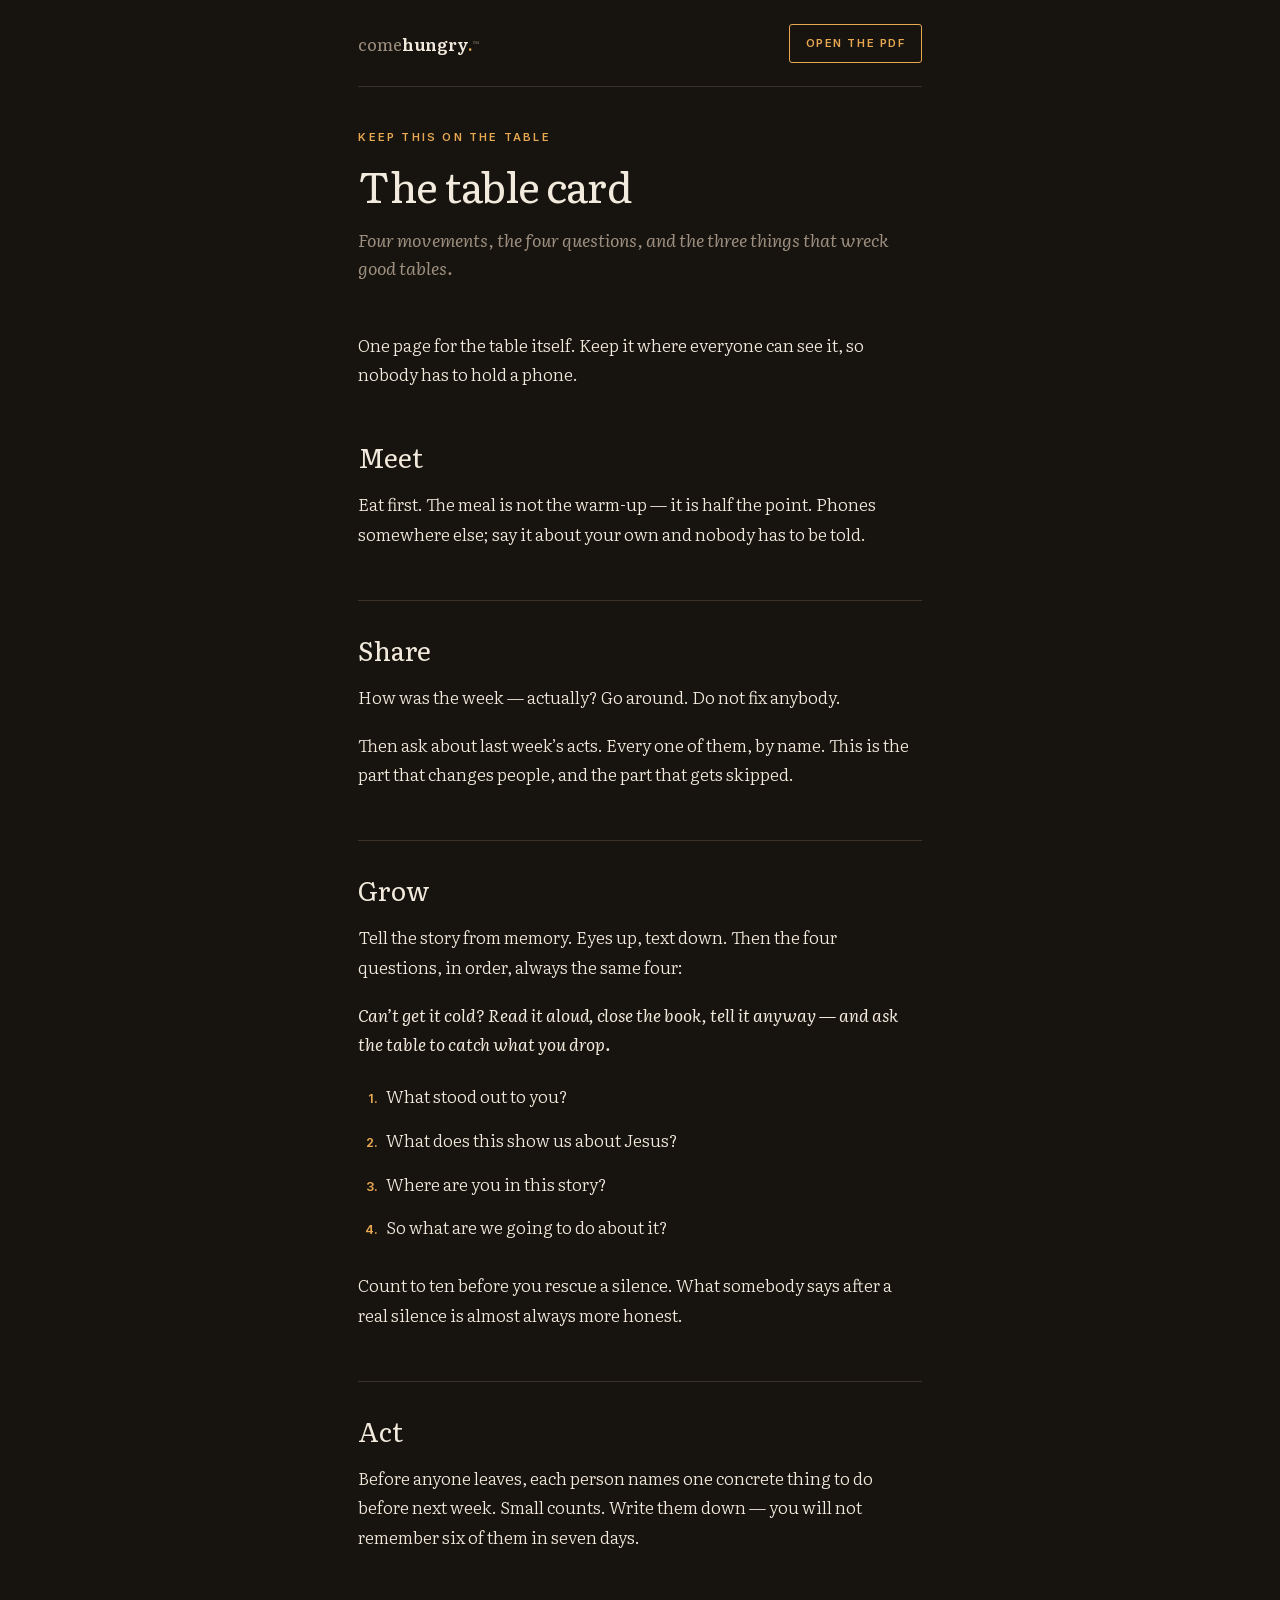
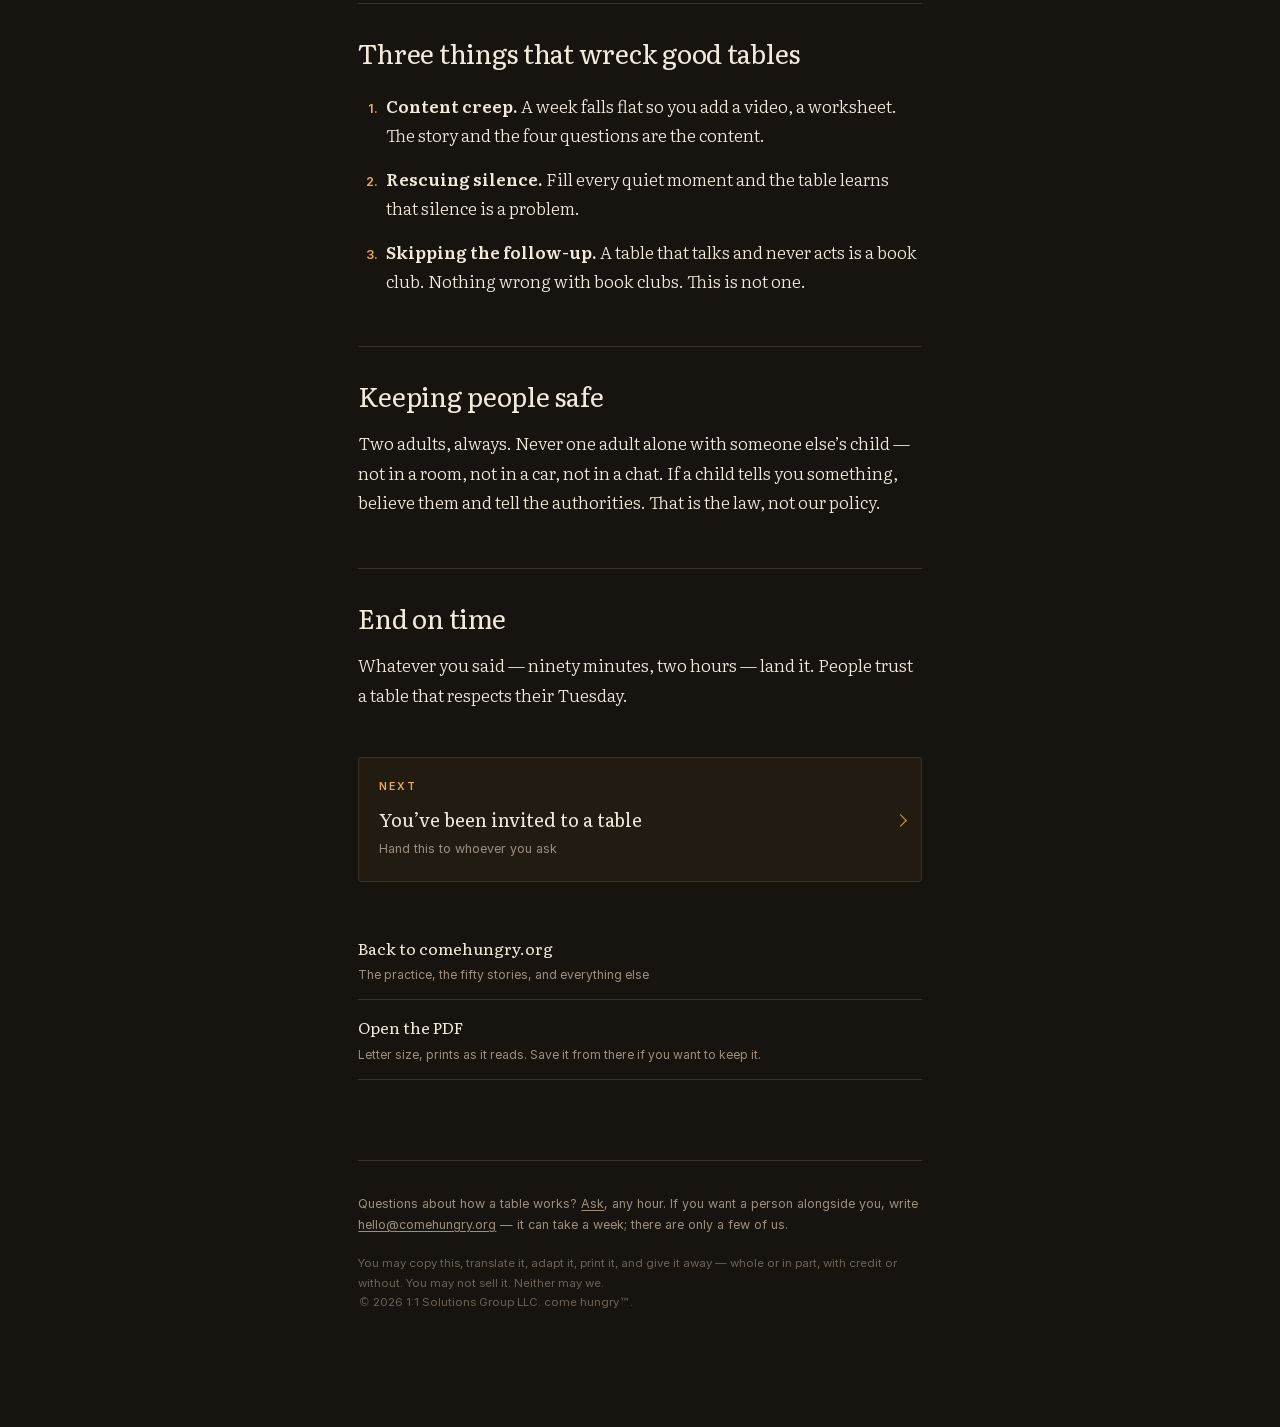
<file: read/the-table-card.html>
<!DOCTYPE html>
<html lang="en">
<head>
<meta charset="utf-8">
<meta name="viewport" content="width=device-width, initial-scale=1, viewport-fit=cover">
<meta name="theme-color" content="#17130F">
<title>The table card — come hungry</title>
<meta name="description" content="Four movements, the four questions, and the three things that wreck good tables.">
<link rel="canonical" href="https://comehungry.org/read/the-table-card.html">
<meta name="robots" content="index,follow,max-image-preview:large,max-snippet:-1">
<meta property="og:type" content="article">
<meta property="og:site_name" content="come hungry">
<meta property="og:title" content="The table card">
<meta property="og:description" content="Four movements, the four questions, and the three things that wreck good tables.">
<meta property="og:url" content="https://comehungry.org/read/the-table-card.html">
<meta property="og:image" content="https://comehungry.org/share.png">
<meta name="twitter:card" content="summary_large_image">
<link rel="icon" href="/favicon.ico" sizes="any">
<link rel="preload" href="/f/literata-300.woff2" as="font" type="font/woff2" crossorigin>
<link rel="stylesheet" href="/f/type.css">
<script type="application/ld+json">
{"@context":"https://schema.org","@type":"Article",
 "headline":"The table card","description":"Four movements, the four questions, and the three things that wreck good tables.",
 "url":"https://comehungry.org/read/the-table-card.html",
 "inLanguage":"en","isAccessibleForFree":true,
 "publisher":{"@type":"Organization","name":"come hungry","url":"https://comehungry.org/"}}
</script>
<style>


*{margin:0;padding:0;box-sizing:border-box}
:root{--night:#17130F;--lamp:#F2EADC;--dim:#9C8F7F;--gold:#E8A951;--coal:#C4623A;--rule:#3A3129}
html{-webkit-text-size-adjust:100%}
body{
  background:var(--night);color:var(--lamp);
  font-family:"Literata",Georgia,serif;font-weight:300;
  font-size:1.06rem;line-height:1.75;
  -webkit-font-smoothing:antialiased;text-rendering:optimizeLegibility;
}
.wrap{max-width:38rem;margin:0 auto;padding:1.5rem 1.4rem 6rem}
.top{
  display:flex;align-items:center;justify-content:space-between;gap:1rem;
  padding-bottom:1.4rem;border-bottom:1px solid var(--rule);margin-bottom:2.6rem;
}
.mark{font-family:"Literata",Georgia,serif;font-weight:600;font-size:1.05rem;
  color:var(--lamp);text-decoration:none;letter-spacing:-.01em}
.mark span{color:var(--dim);font-weight:400}
.mark i{color:var(--gold);font-style:normal}
.mark sup{font-size:.4em;vertical-align:.72em;color:var(--dim);font-weight:400}
.getpdf{
  display:inline-flex;align-items:center;gap:.5rem;flex:none;
  padding:.55rem .95rem;border:1px solid var(--gold);border-radius:3px;
  font-family:"IBM Plex Sans",system-ui,sans-serif;font-size:.7rem;font-weight:600;
  letter-spacing:.14em;text-transform:uppercase;color:var(--gold);text-decoration:none;
  transition:background .25s,color .25s;
}
@media (hover:hover){.getpdf:hover{background:var(--gold);color:var(--night)}}
.kicker{font-family:"IBM Plex Sans",system-ui,sans-serif;font-size:.6875rem;font-weight:600;
  letter-spacing:.2em;text-transform:uppercase;color:var(--gold);margin-bottom:.9rem}
h1{font-family:"Literata",Georgia,serif;font-weight:400;
  font-size:clamp(1.9rem,7vw,2.6rem);line-height:1.14;letter-spacing:-.02em;margin-bottom:1rem}
.sub{font-size:1.1rem;line-height:1.6;color:var(--dim);font-style:italic;margin-bottom:3rem}
h2{font-family:"Literata",Georgia,serif;font-weight:400;
  font-size:clamp(1.35rem,5.2vw,1.65rem);line-height:1.25;letter-spacing:-.01em;
  margin:3.2rem 0 1rem;padding-top:2rem;border-top:1px solid var(--rule)}
h2:first-of-type{border-top:0;padding-top:0}
h3{font-family:"IBM Plex Sans",system-ui,sans-serif;font-size:.6875rem;font-weight:600;
  letter-spacing:.2em;text-transform:uppercase;color:var(--gold);margin:2.4rem 0 .9rem}
p{margin-bottom:1.15rem}
strong{font-weight:500;color:#FFF7E9}
em{font-style:italic}
a{color:var(--gold);text-decoration:underline;text-underline-offset:2px}
ul{margin:0 0 1.4rem 1.2rem}
ol{margin:1.4rem 0 1.8rem 1.4rem}
ol li{margin-bottom:.9rem;padding-left:.3rem;line-height:1.72}
ol li::marker{color:var(--gold);font-family:"IBM Plex Sans",system-ui,sans-serif;font-weight:600;font-size:.8rem}
ul.check{list-style:none;margin:1.3rem 0 1.7rem;padding-left:0}
ul.check li{position:relative;padding-left:1.9rem;margin-bottom:.8rem}
ul.check li::before{content:"";position:absolute;left:0;top:.45em;width:13px;height:13px;
  border:1px solid var(--gold);border-radius:2px}
li{margin-bottom:.55rem;line-height:1.7}
blockquote{border-left:2px solid var(--gold);padding:.2rem 0 .2rem 1.2rem;
  margin:1.8rem 0;color:var(--lamp);font-style:italic}
blockquote p:last-child{margin-bottom:0}
hr{border:0;border-top:1px solid var(--rule);margin:3rem 0}
table{width:100%;border-collapse:collapse;margin:1.6rem 0;font-size:.92rem}
th,td{text-align:left;padding:.6rem .5rem;border-bottom:1px solid var(--rule);vertical-align:top}
th{font-family:"IBM Plex Sans",system-ui,sans-serif;font-size:.68rem;font-weight:600;
  letter-spacing:.14em;text-transform:uppercase;color:var(--gold)}
.said,.act{background:rgba(232,169,81,.06);border-left:2px solid var(--gold);
  padding:1.1rem 1.2rem;margin:1.8rem 0}
.said p:last-child,.act p:last-child{margin-bottom:0}
.foot{margin-top:5rem;padding-top:2rem;border-top:1px solid var(--rule);
  font-family:"IBM Plex Sans",system-ui,sans-serif;font-size:.78rem;line-height:1.7;color:var(--dim)}
.foot a{color:var(--dim)}
.foot .terms{margin-top:1.2rem;font-size:.72rem;color:#6E6355}
.nextdoc{
  display:block;margin-top:3rem;padding:1.2rem 2rem 1.3rem 1.2rem;position:relative;
  border:1px solid var(--rule);border-radius:3px;text-decoration:none;
  background:rgba(232,169,81,.05);transition:border-color .25s;
}
.nextdoc span{display:block;font-family:"IBM Plex Sans",system-ui,sans-serif;font-size:.66rem;
  font-weight:600;letter-spacing:.2em;text-transform:uppercase;color:var(--gold);margin-bottom:.4rem}
.nextdoc b{display:block;font-family:"Literata",Georgia,serif;font-weight:400;font-size:1.15rem;color:var(--lamp)}
.nextdoc small{display:block;font-family:"IBM Plex Sans",system-ui,sans-serif;font-size:.78rem;color:var(--dim);margin-top:.2rem}
.nextdoc::after{content:"";position:absolute;right:1rem;top:50%;width:8px;height:8px;margin-top:-4px;
  border-right:1.5px solid var(--gold);border-bottom:1.5px solid var(--gold);transform:rotate(-45deg)}
@media (hover:hover){.nextdoc:hover{border-color:var(--gold)}}
.also{margin-top:2.4rem}
.also a{display:block;padding:.85rem 0;border-bottom:1px solid var(--rule);
  font-family:"Literata",Georgia,serif;font-size:1rem;color:var(--lamp);text-decoration:none}
.also a b{display:block;font-weight:400}
.also a small{display:block;font-family:"IBM Plex Sans",system-ui,sans-serif;
  font-size:.76rem;color:var(--dim);margin-top:.15rem}
@media (hover:hover){.also a:hover{color:var(--gold)}}

</style>
</head>
<body>
<div class="wrap">

  <header class="top">
    <a class="mark" href="/"><span>come</span>hungry<i>.</i><sup>&trade;</sup></a>
    <a class="getpdf" href="/downloads/table-card.pdf" target="_blank" rel="noopener">Open the PDF</a>
  </header>

  <p class="kicker">Keep this on the table</p>
  <h1>The table card</h1>
  <p class="sub">Four movements, the four questions, and the three things that wreck good tables.</p>

  <p class="sub-lede">One page for the table itself. Keep it where everyone can see it, so nobody has to hold a phone.</p>

<h2>Meet</h2>
<p>Eat first. The meal is not the warm-up &mdash; it is half the point. Phones somewhere else; say it about your own and nobody has to be told.</p>

<h2>Share</h2>
<p>How was the week &mdash; actually? Go around. Do not fix anybody.</p>
<p>Then ask about last week&rsquo;s acts. Every one of them, by name. This is the part that changes people, and the part that gets skipped.</p>

<h2>Grow</h2>
<p>Tell the story from memory. Eyes up, text down. Then the four questions, in order, always the same four:</p>
<p><i>Can&rsquo;t get it cold? Read it aloud, close the book, tell it anyway &mdash; and ask the table to catch what you drop.</i></p>
<ol>
<li>What stood out to you?</li>
<li>What does this show us about Jesus?</li>
<li>Where are you in this story?</li>
<li>So what are we going to do about it?</li>
</ol>
<p>Count to ten before you rescue a silence. What somebody says after a real silence is almost always more honest.</p>

<h2>Act</h2>
<p>Before anyone leaves, each person names one concrete thing to do before next week. Small counts. Write them down &mdash; you will not remember six of them in seven days.</p>

<h2>Three things that wreck good tables</h2>
<ol>
<li><b>Content creep.</b> A week falls flat so you add a video, a worksheet. The story and the four questions are the content.</li>
<li><b>Rescuing silence.</b> Fill every quiet moment and the table learns that silence is a problem.</li>
<li><b>Skipping the follow-up.</b> A table that talks and never acts is a book club. Nothing wrong with book clubs. This is not one.</li>
</ol>

<h2>Keeping people safe</h2>
<p>Two adults, always. Never one adult alone with someone else&rsquo;s child &mdash; not in a room, not in a car, not in a chat. If a child tells you something, believe them and tell the authorities. That is the law, not our policy.</p>

<h2>End on time</h2>
<p>Whatever you said &mdash; ninety minutes, two hours &mdash; land it. People trust a table that respects their Tuesday.</p>


  <a class="nextdoc" href="/read/invited"><span>Next</span><b>You&rsquo;ve been invited to a table</b><small>Hand this to whoever you ask</small></a>
  <div class="also">
    <a href="/" id="back"><b id="backl">Back to comehungry.org</b><small id="backs">The practice, the fifty stories, and everything else</small></a>
    <a href="/downloads/table-card.pdf" target="_blank" rel="noopener"><b>Open the PDF</b><small>Letter size, prints as it reads. Save it from there if you want to keep&nbsp;it.</small></a>
  </div>

  <footer class="foot">
    <p>Questions about how a table works? <a href="/#ask">Ask</a>, any hour. If you want a person alongside you, write <a href="mailto:hello@comehungry.org">hello@comehungry.org</a> — it can take a week; there are only a few of us.</p>
    <p class="terms">You may copy this, translate it, adapt it, print it, and give it away — whole or in part, with credit or without. You may not sell it. Neither may we.<br>&copy; 2026 1:1 Solutions Group LLC. come hungry&trade;.</p>
  </footer>

</div>
<script>
// If they came from somewhere on the site, send them back there rather than to
// the front card — most people arrive here from Downloads or the church section.
(function(){
  var a = document.getElementById('back');
  if(!a) return;
  var sameSite = document.referrer && document.referrer.indexOf(location.origin) === 0;
  if(sameSite && history.length > 1){
    document.getElementById('backl').textContent = 'Back to where you were';
    document.getElementById('backs').textContent = 'The page you came from';
    a.addEventListener('click', function(e){ e.preventDefault(); history.back(); });
  }
})();
</script>
</body>
</html>
</file>
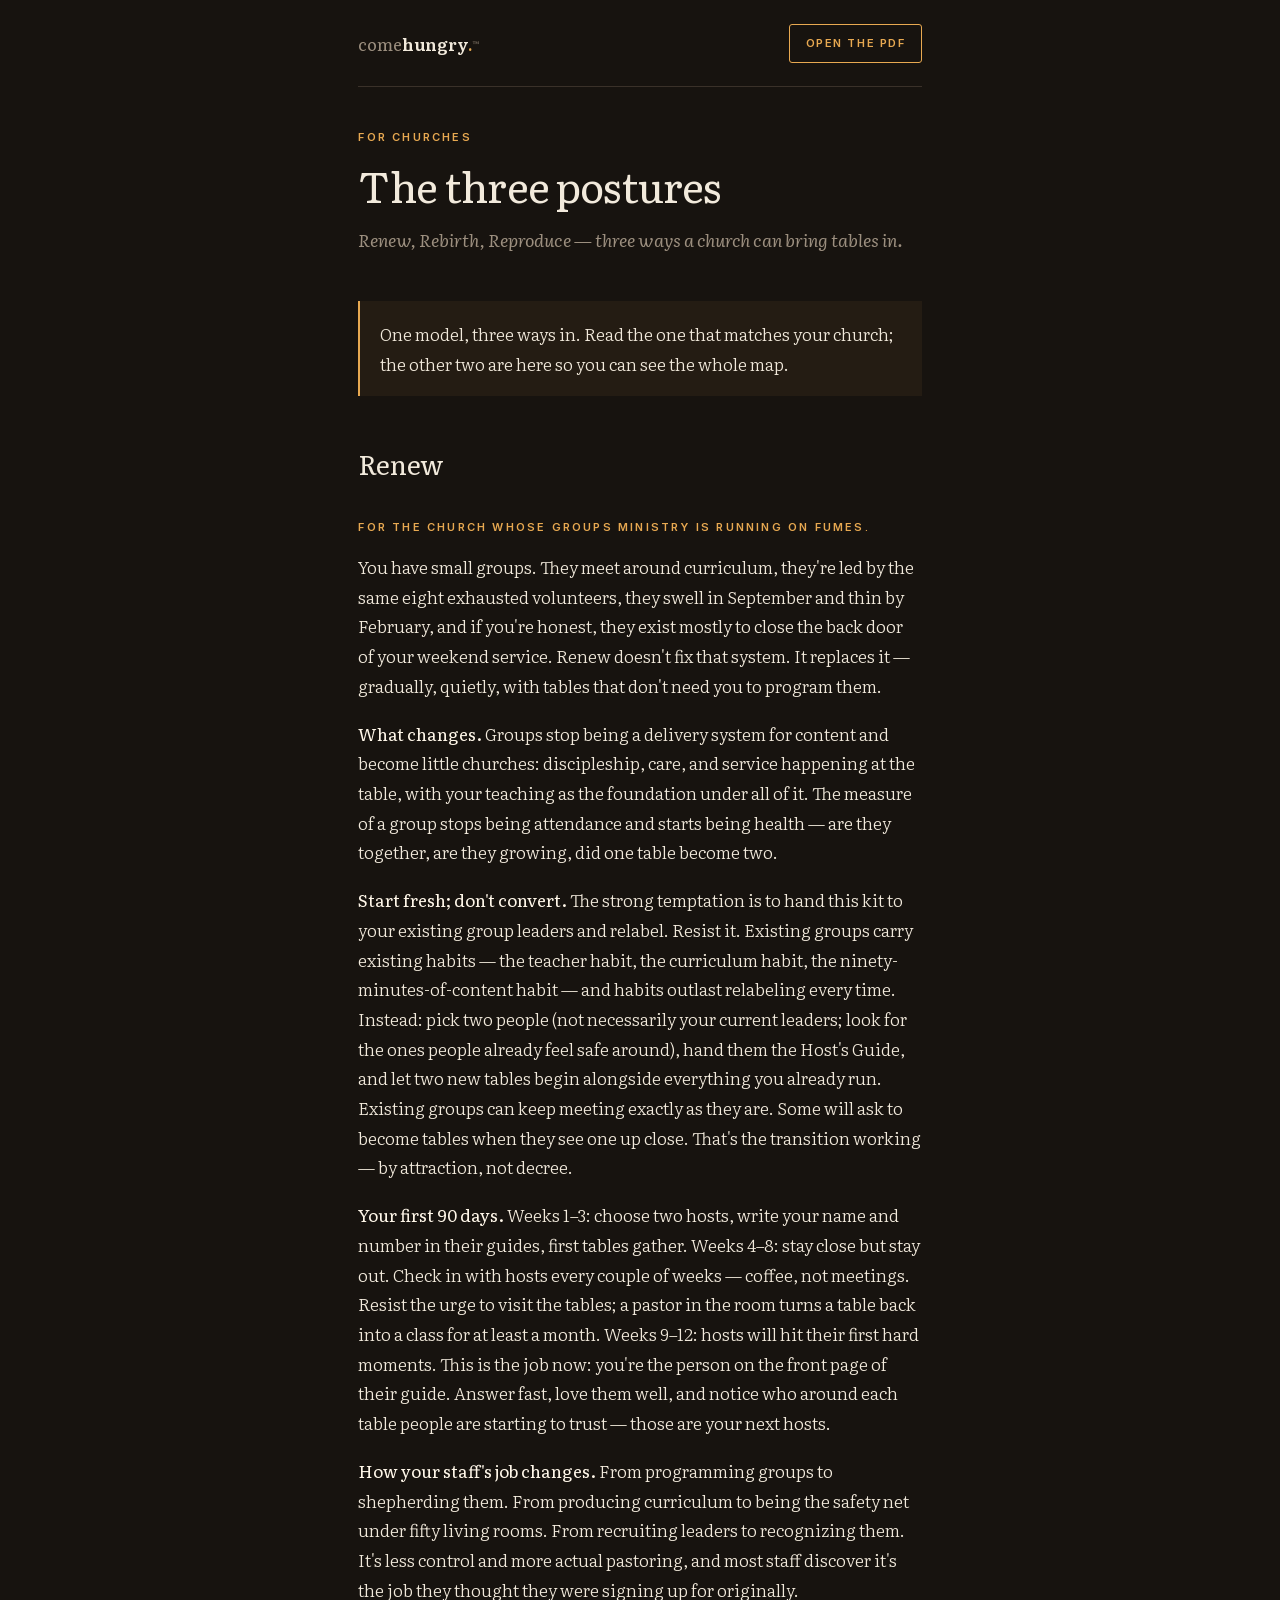
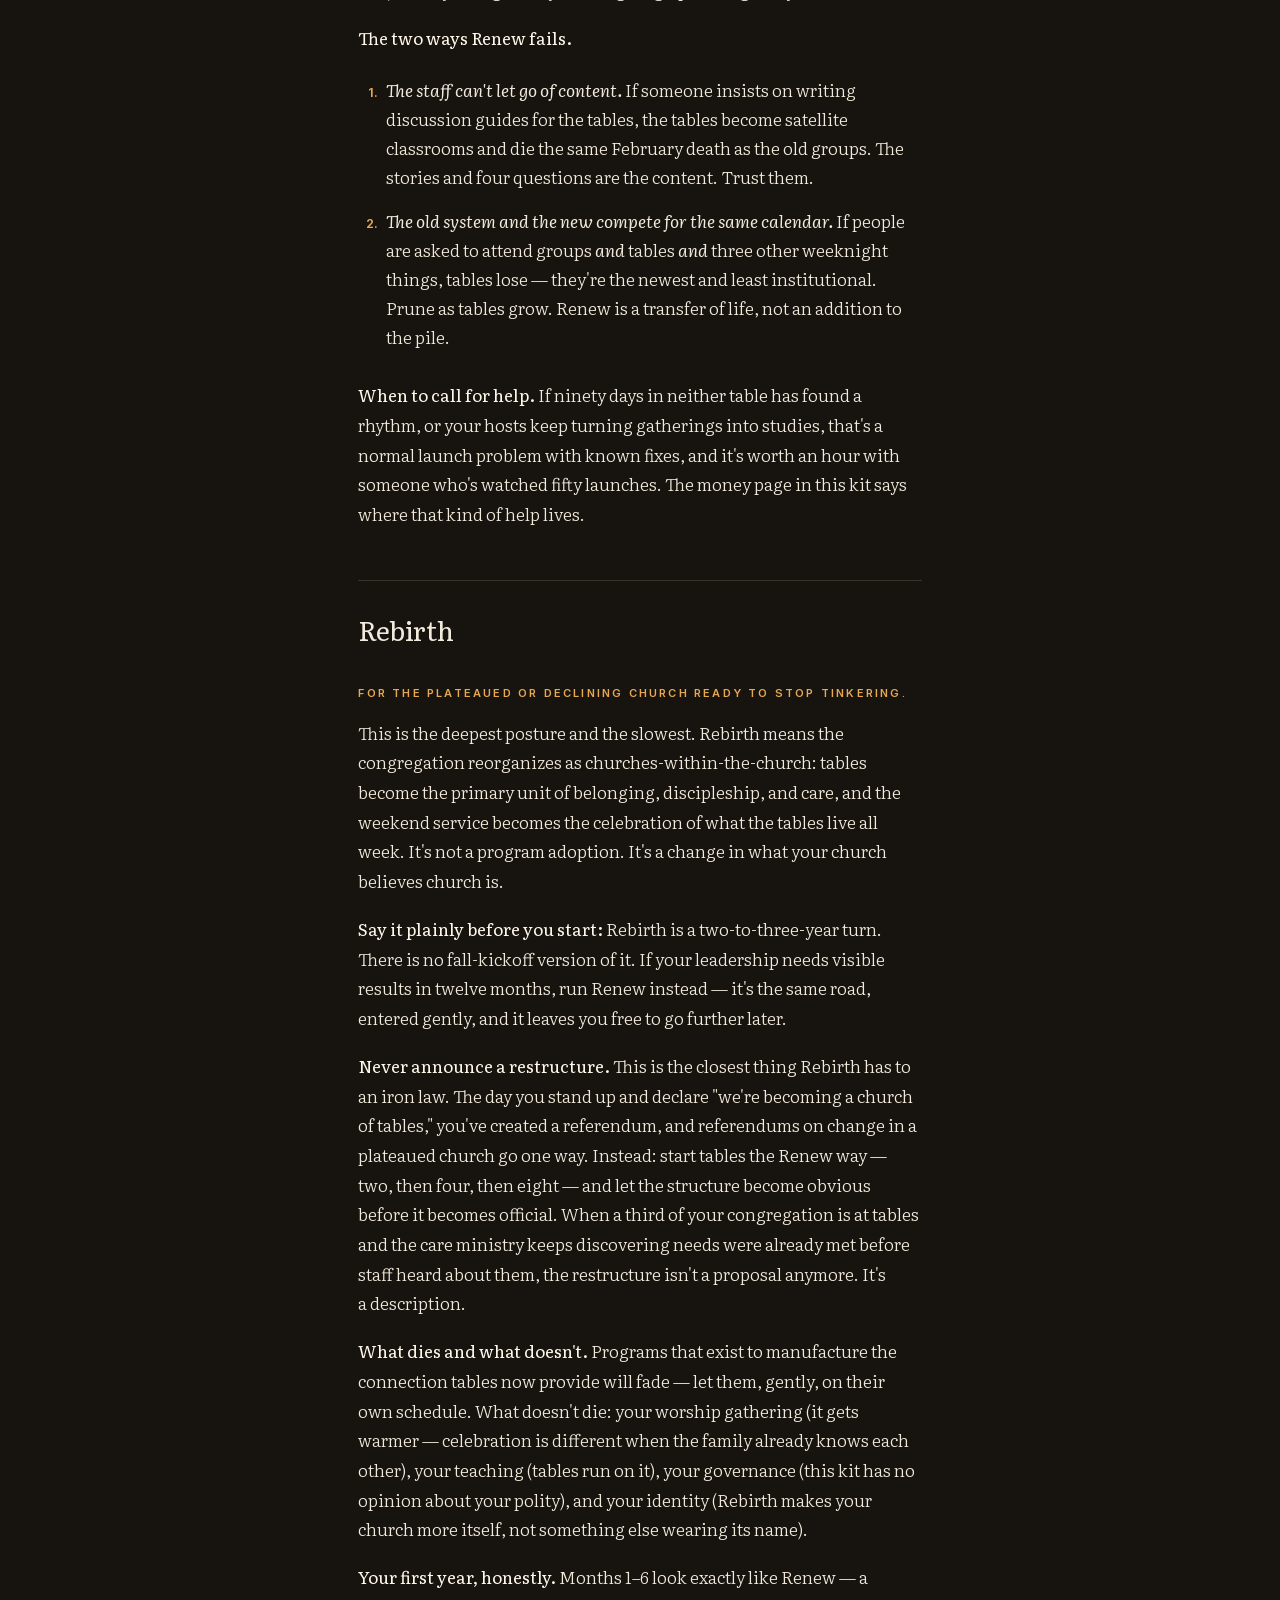
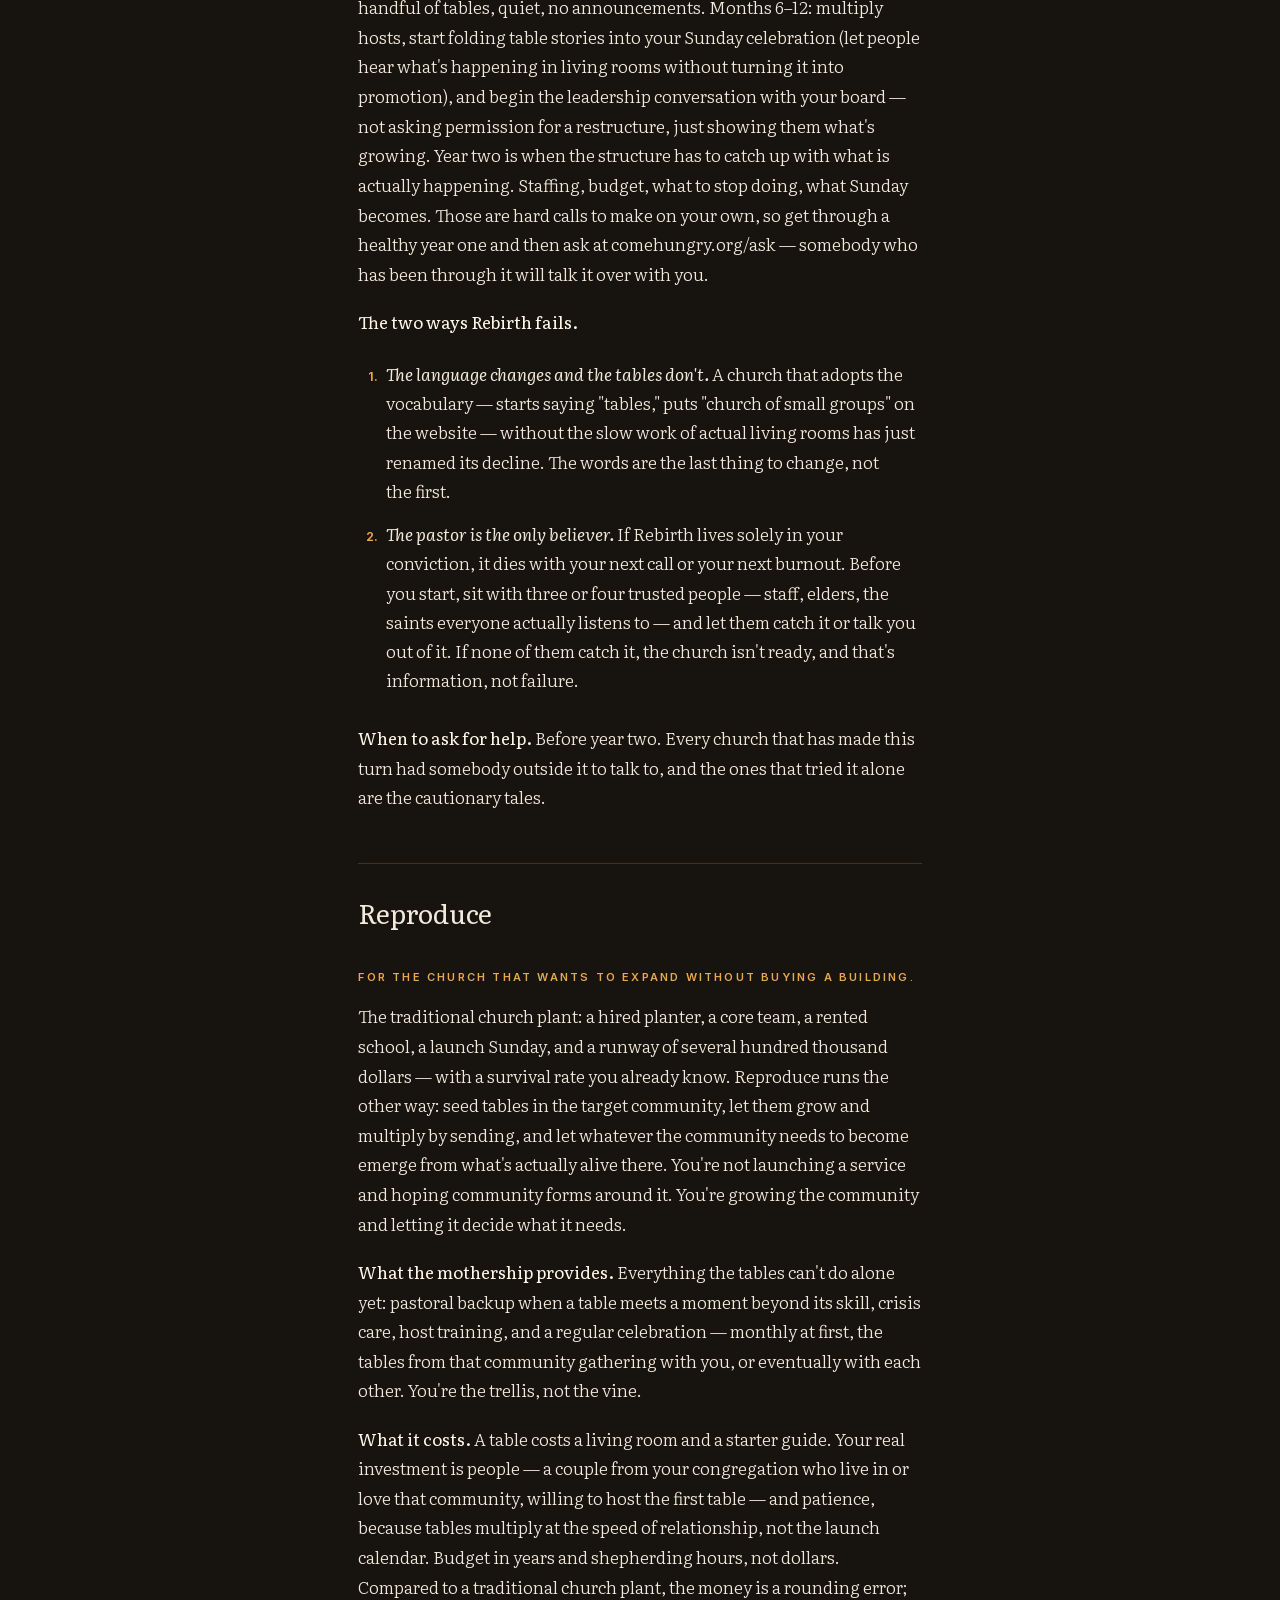
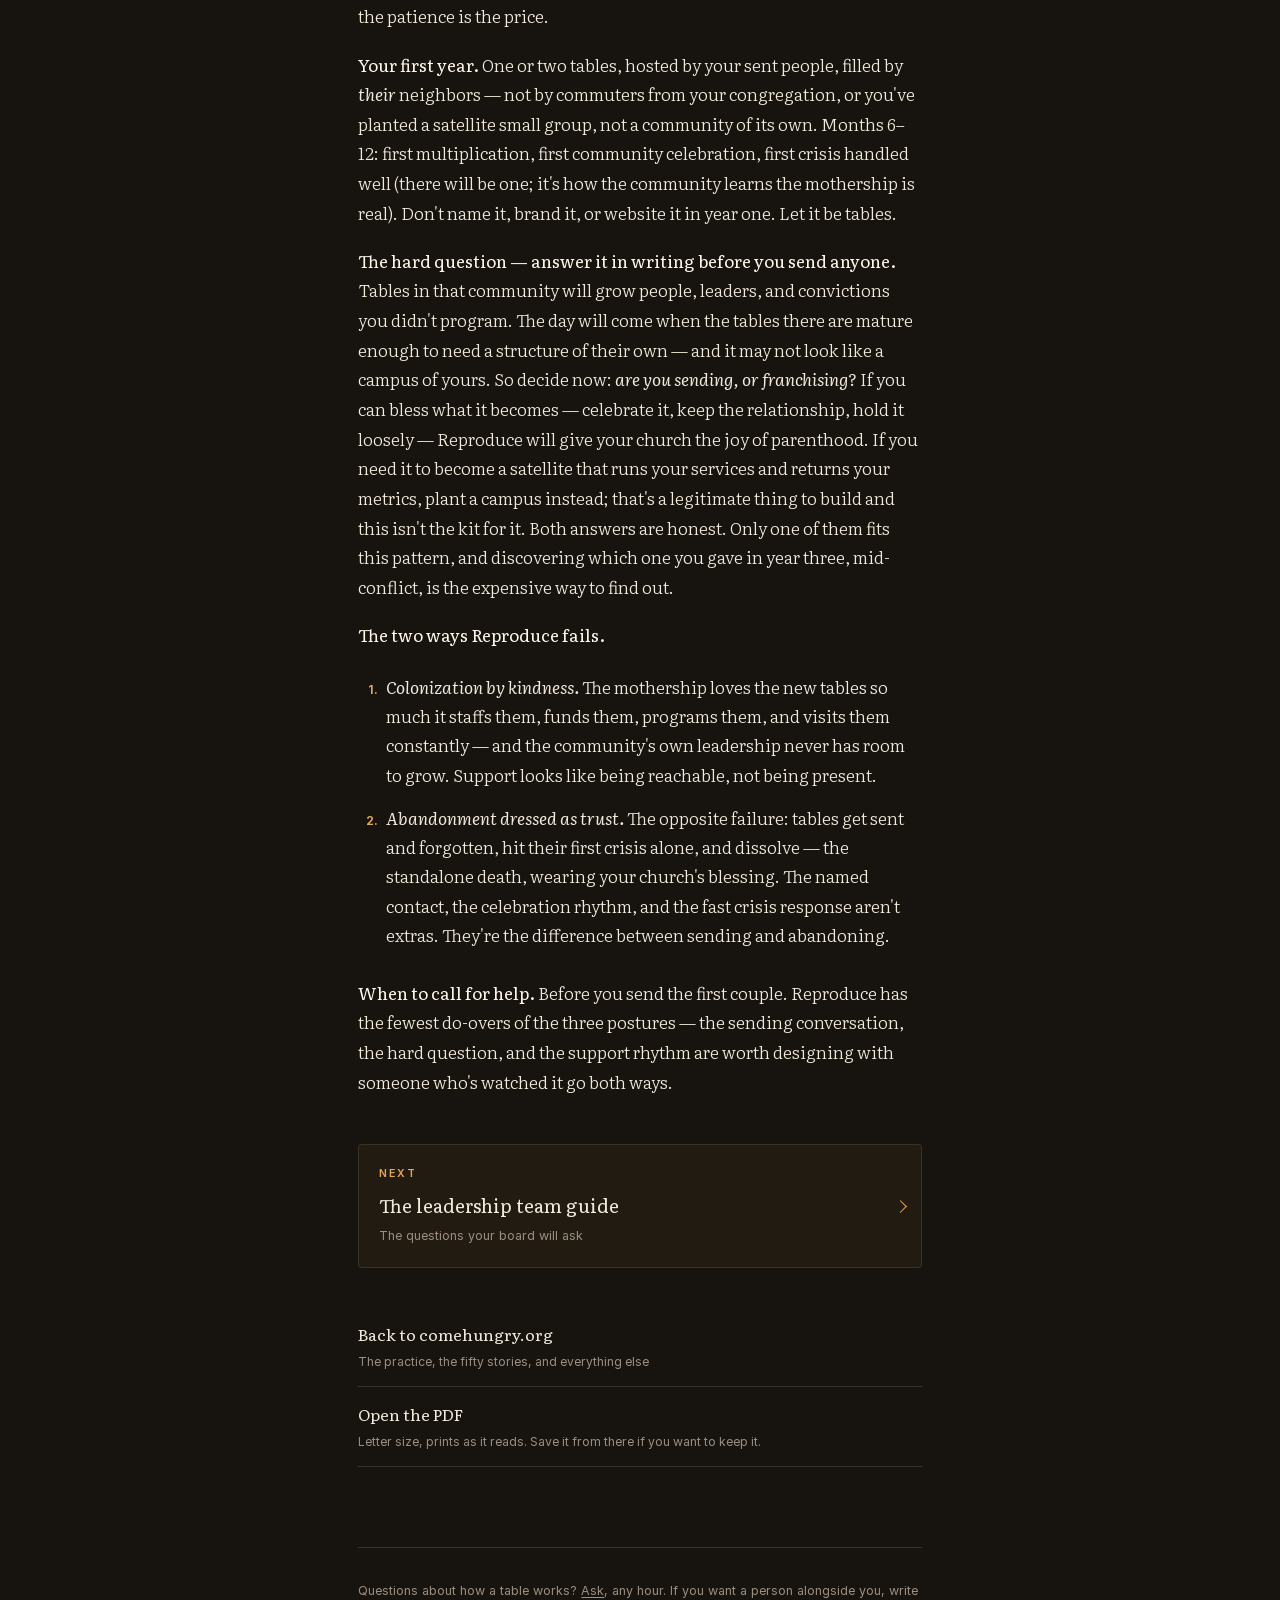
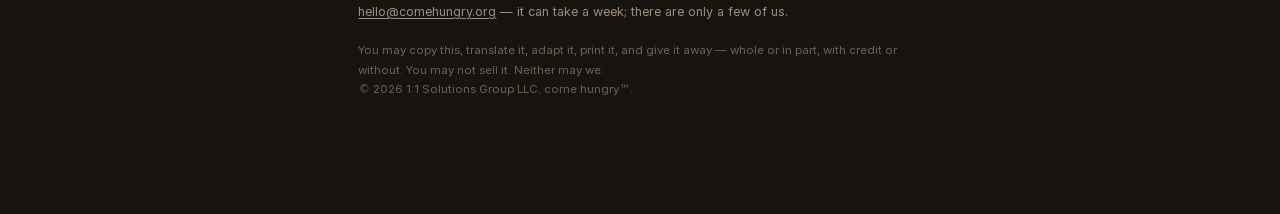
<file: read/the-three-postures.html>
<!DOCTYPE html>
<html lang="en">
<head>
<meta charset="utf-8">
<meta name="viewport" content="width=device-width, initial-scale=1, viewport-fit=cover">
<meta name="theme-color" content="#17130F">
<title>The three postures — come hungry</title>
<meta name="description" content="Renew, Rebirth, Reproduce — three ways a church can bring tables in.">
<link rel="canonical" href="https://comehungry.org/read/the-three-postures.html">
<meta name="robots" content="index,follow,max-image-preview:large,max-snippet:-1">
<meta property="og:type" content="article">
<meta property="og:site_name" content="come hungry">
<meta property="og:title" content="The three postures">
<meta property="og:description" content="Renew, Rebirth, Reproduce — three ways a church can bring tables in.">
<meta property="og:url" content="https://comehungry.org/read/the-three-postures.html">
<meta property="og:image" content="https://comehungry.org/share.png">
<meta name="twitter:card" content="summary_large_image">
<link rel="icon" href="/favicon.ico" sizes="any">
<link rel="preload" href="/f/literata-300.woff2" as="font" type="font/woff2" crossorigin>
<link rel="stylesheet" href="/f/type.css">
<script type="application/ld+json">
{"@context":"https://schema.org","@type":"Article",
 "headline":"The three postures","description":"Renew, Rebirth, Reproduce \u2014 three ways a church can bring tables in.",
 "url":"https://comehungry.org/read/the-three-postures.html",
 "inLanguage":"en","isAccessibleForFree":true,
 "publisher":{"@type":"Organization","name":"come hungry","url":"https://comehungry.org/"}}
</script>
<style>


*{margin:0;padding:0;box-sizing:border-box}
:root{--night:#17130F;--lamp:#F2EADC;--dim:#9C8F7F;--gold:#E8A951;--coal:#C4623A;--rule:#3A3129}
html{-webkit-text-size-adjust:100%}
body{
  background:var(--night);color:var(--lamp);
  font-family:"Literata",Georgia,serif;font-weight:300;
  font-size:1.06rem;line-height:1.75;
  -webkit-font-smoothing:antialiased;text-rendering:optimizeLegibility;
}
.wrap{max-width:38rem;margin:0 auto;padding:1.5rem 1.4rem 6rem}
.top{
  display:flex;align-items:center;justify-content:space-between;gap:1rem;
  padding-bottom:1.4rem;border-bottom:1px solid var(--rule);margin-bottom:2.6rem;
}
.mark{font-family:"Literata",Georgia,serif;font-weight:600;font-size:1.05rem;
  color:var(--lamp);text-decoration:none;letter-spacing:-.01em}
.mark span{color:var(--dim);font-weight:400}
.mark i{color:var(--gold);font-style:normal}
.mark sup{font-size:.4em;vertical-align:.72em;color:var(--dim);font-weight:400}
.getpdf{
  display:inline-flex;align-items:center;gap:.5rem;flex:none;
  padding:.55rem .95rem;border:1px solid var(--gold);border-radius:3px;
  font-family:"IBM Plex Sans",system-ui,sans-serif;font-size:.7rem;font-weight:600;
  letter-spacing:.14em;text-transform:uppercase;color:var(--gold);text-decoration:none;
  transition:background .25s,color .25s;
}
@media (hover:hover){.getpdf:hover{background:var(--gold);color:var(--night)}}
.kicker{font-family:"IBM Plex Sans",system-ui,sans-serif;font-size:.6875rem;font-weight:600;
  letter-spacing:.2em;text-transform:uppercase;color:var(--gold);margin-bottom:.9rem}
h1{font-family:"Literata",Georgia,serif;font-weight:400;
  font-size:clamp(1.9rem,7vw,2.6rem);line-height:1.14;letter-spacing:-.02em;margin-bottom:1rem}
.sub{font-size:1.1rem;line-height:1.6;color:var(--dim);font-style:italic;margin-bottom:3rem}
h2{font-family:"Literata",Georgia,serif;font-weight:400;
  font-size:clamp(1.35rem,5.2vw,1.65rem);line-height:1.25;letter-spacing:-.01em;
  margin:3.2rem 0 1rem;padding-top:2rem;border-top:1px solid var(--rule)}
h2:first-of-type{border-top:0;padding-top:0}
h3{font-family:"IBM Plex Sans",system-ui,sans-serif;font-size:.6875rem;font-weight:600;
  letter-spacing:.2em;text-transform:uppercase;color:var(--gold);margin:2.4rem 0 .9rem}
p{margin-bottom:1.15rem}
strong{font-weight:500;color:#FFF7E9}
em{font-style:italic}
a{color:var(--gold);text-decoration:underline;text-underline-offset:2px}
ul{margin:0 0 1.4rem 1.2rem}
ol{margin:1.4rem 0 1.8rem 1.4rem}
ol li{margin-bottom:.9rem;padding-left:.3rem;line-height:1.72}
ol li::marker{color:var(--gold);font-family:"IBM Plex Sans",system-ui,sans-serif;font-weight:600;font-size:.8rem}
ul.check{list-style:none;margin:1.3rem 0 1.7rem;padding-left:0}
ul.check li{position:relative;padding-left:1.9rem;margin-bottom:.8rem}
ul.check li::before{content:"";position:absolute;left:0;top:.45em;width:13px;height:13px;
  border:1px solid var(--gold);border-radius:2px}
li{margin-bottom:.55rem;line-height:1.7}
blockquote{border-left:2px solid var(--gold);padding:.2rem 0 .2rem 1.2rem;
  margin:1.8rem 0;color:var(--lamp);font-style:italic}
blockquote p:last-child{margin-bottom:0}
hr{border:0;border-top:1px solid var(--rule);margin:3rem 0}
table{width:100%;border-collapse:collapse;margin:1.6rem 0;font-size:.92rem}
th,td{text-align:left;padding:.6rem .5rem;border-bottom:1px solid var(--rule);vertical-align:top}
th{font-family:"IBM Plex Sans",system-ui,sans-serif;font-size:.68rem;font-weight:600;
  letter-spacing:.14em;text-transform:uppercase;color:var(--gold)}
.said,.act{background:rgba(232,169,81,.06);border-left:2px solid var(--gold);
  padding:1.1rem 1.2rem;margin:1.8rem 0}
.said p:last-child,.act p:last-child{margin-bottom:0}
.foot{margin-top:5rem;padding-top:2rem;border-top:1px solid var(--rule);
  font-family:"IBM Plex Sans",system-ui,sans-serif;font-size:.78rem;line-height:1.7;color:var(--dim)}
.foot a{color:var(--dim)}
.foot .terms{margin-top:1.2rem;font-size:.72rem;color:#6E6355}
.nextdoc{
  display:block;margin-top:3rem;padding:1.2rem 2rem 1.3rem 1.2rem;position:relative;
  border:1px solid var(--rule);border-radius:3px;text-decoration:none;
  background:rgba(232,169,81,.05);transition:border-color .25s;
}
.nextdoc span{display:block;font-family:"IBM Plex Sans",system-ui,sans-serif;font-size:.66rem;
  font-weight:600;letter-spacing:.2em;text-transform:uppercase;color:var(--gold);margin-bottom:.4rem}
.nextdoc b{display:block;font-family:"Literata",Georgia,serif;font-weight:400;font-size:1.15rem;color:var(--lamp)}
.nextdoc small{display:block;font-family:"IBM Plex Sans",system-ui,sans-serif;font-size:.78rem;color:var(--dim);margin-top:.2rem}
.nextdoc::after{content:"";position:absolute;right:1rem;top:50%;width:8px;height:8px;margin-top:-4px;
  border-right:1.5px solid var(--gold);border-bottom:1.5px solid var(--gold);transform:rotate(-45deg)}
@media (hover:hover){.nextdoc:hover{border-color:var(--gold)}}
.also{margin-top:2.4rem}
.also a{display:block;padding:.85rem 0;border-bottom:1px solid var(--rule);
  font-family:"Literata",Georgia,serif;font-size:1rem;color:var(--lamp);text-decoration:none}
.also a b{display:block;font-weight:400}
.also a small{display:block;font-family:"IBM Plex Sans",system-ui,sans-serif;
  font-size:.76rem;color:var(--dim);margin-top:.15rem}
@media (hover:hover){.also a:hover{color:var(--gold)}}

</style>
</head>
<body>
<div class="wrap">

  <header class="top">
    <a class="mark" href="/"><span>come</span>hungry<i>.</i><sup>&trade;</sup></a>
    <a class="getpdf" href="/downloads/church-2-the-three-postures.pdf" target="_blank" rel="noopener">Open the PDF</a>
  </header>

  <p class="kicker">For churches</p>
  <h1>The three postures</h1>
  <p class="sub">Renew, Rebirth, Reproduce — three ways a church can bring tables in.</p>

  <div class="said"><p>One model, three ways in. Read the one that matches your church; the other two are here so you can see the whole map.</p></div>
<h2>Renew</h2>
<h3>For the church whose groups ministry is running on fumes.</h3>
<p>You have small groups. They meet around curriculum, they're led by the same eight exhausted volunteers, they swell in September and thin by February, and if you're honest, they exist mostly to close the back door of your weekend service. Renew doesn't fix that system. It replaces it — gradually, quietly, with tables that don't need you to program them.</p>
<p><strong>What changes.</strong> Groups stop being a delivery system for content and become little churches: discipleship, care, and service happening at the table, with your teaching as the foundation under all of it. The measure of a group stops being attendance and starts being health — are they together, are they growing, did one table become two.</p>
<p><strong>Start fresh; don't convert.</strong> The strong temptation is to hand this kit to your existing group leaders and relabel. Resist it. Existing groups carry existing habits — the teacher habit, the curriculum habit, the ninety-minutes-of-content habit — and habits outlast relabeling every time. Instead: pick two people (not necessarily your current leaders; look for the ones people already feel safe around), hand them the Host's Guide, and let two new tables begin alongside everything you already run. Existing groups can keep meeting exactly as they are. Some will ask to become tables when they see one up close. That's the transition working — by attraction, not decree.</p>
<p><strong>Your first 90 days.</strong> Weeks 1–3: choose two hosts, write your name and number in their guides, first tables gather. Weeks 4–8: stay close but stay out. Check in with hosts every couple of weeks — coffee, not meetings. Resist the urge to visit the tables; a pastor in the room turns a table back into a class for at least a month. Weeks 9–12: hosts will hit their first hard moments. This is the job now: you're the person on the front page of their guide. Answer fast, love them well, and notice who around each table people are starting to trust — those are your next hosts.</p>
<p><strong>How your staff's job changes.</strong> From programming groups to shepherding them. From producing curriculum to being the safety net under fifty living rooms. From recruiting leaders to recognizing them. It's less control and more actual pastoring, and most staff discover it's the job they thought they were signing up for originally.</p>
<p><strong>The two ways Renew fails.</strong></p>
<ol><li><em>The staff can't let go of content.</em> If someone insists on writing discussion guides for the tables, the tables become satellite classrooms and die the same February death as the old groups. The stories and four questions are the content. Trust them.</li><li><em>The old system and the new compete for the same calendar.</em> If people are asked to attend groups <em>and</em> tables <em>and</em> three other weeknight things, tables lose — they're the newest and least institutional. Prune as tables grow. Renew is a transfer of life, not an addition to the pile.</li></ol>
<p><strong>When to call for help.</strong> If ninety days in neither table has found a rhythm, or your hosts keep turning gatherings into studies, that's a normal launch problem with known fixes, and it's worth an hour with someone who's watched fifty launches. The money page in this kit says where that kind of help lives.</p>
<h2>Rebirth</h2>
<h3>For the plateaued or declining church ready to stop tinkering.</h3>
<p>This is the deepest posture and the slowest. Rebirth means the congregation reorganizes as churches-within-the-church: tables become the primary unit of belonging, discipleship, and care, and the weekend service becomes the celebration of what the tables live all week. It's not a program adoption. It's a change in what your church believes church is.</p>
<p><strong>Say it plainly before you start:</strong> Rebirth is a two-to-three-year turn. There is no fall-kickoff version of it. If your leadership needs visible results in twelve months, run Renew instead — it's the same road, entered gently, and it leaves you free to go further later.</p>
<p><strong>Never announce a restructure.</strong> This is the closest thing Rebirth has to an iron law. The day you stand up and declare "we're becoming a church of tables," you've created a referendum, and referendums on change in a plateaued church go one way. Instead: start tables the Renew way — two, then four, then eight — and let the structure become obvious before it becomes official. When a third of your congregation is at tables and the care ministry keeps discovering needs were already met before staff heard about them, the restructure isn't a proposal anymore. It's a description.</p>
<p><strong>What dies and what doesn't.</strong> Programs that exist to manufacture the connection tables now provide will fade — let them, gently, on their own schedule. What doesn't die: your worship gathering (it gets warmer — celebration is different when the family already knows each other), your teaching (tables run on it), your governance (this kit has no opinion about your polity), and your identity (Rebirth makes your church more itself, not something else wearing its name).</p>
<p><strong>Your first year, honestly.</strong> Months 1–6 look exactly like Renew — a handful of tables, quiet, no announcements. Months 6–12: multiply hosts, start folding table stories into your Sunday celebration (let people hear what's happening in living rooms without turning it into promotion), and begin the leadership conversation with your board — not asking permission for a restructure, just showing them what's growing. Year two is when the structure has to catch up with what is actually happening. Staffing, budget, what to stop doing, what Sunday becomes. Those are hard calls to make on your own, so get through a healthy year one and then ask at comehungry.org/ask — somebody who has been through it will talk it over with you.</p>
<p><strong>The two ways Rebirth fails.</strong></p>
<ol><li><em>The language changes and the tables don't.</em> A church that adopts the vocabulary — starts saying "tables," puts "church of small groups" on the website — without the slow work of actual living rooms has just renamed its decline. The words are the last thing to change, not the first.</li><li><em>The pastor is the only believer.</em> If Rebirth lives solely in your conviction, it dies with your next call or your next burnout. Before you start, sit with three or four trusted people — staff, elders, the saints everyone actually listens to — and let them catch it or talk you out of it. If none of them catch it, the church isn't ready, and that's information, not failure.</li></ol>
<p><strong>When to ask for help.</strong> Before year two. Every church that has made this turn had somebody outside it to talk to, and the ones that tried it alone are the cautionary tales.</p>
<h2>Reproduce</h2>
<h3>For the church that wants to expand without buying a building.</h3>
<p>The traditional church plant: a hired planter, a core team, a rented school, a launch Sunday, and a runway of several hundred thousand dollars — with a survival rate you already know. Reproduce runs the other way: seed tables in the target community, let them grow and multiply by sending, and let whatever the community needs to become emerge from what's actually alive there. You're not launching a service and hoping community forms around it. You're growing the community and letting it decide what it needs.</p>
<p><strong>What the mothership provides.</strong> Everything the tables can't do alone yet: pastoral backup when a table meets a moment beyond its skill, crisis care, host training, and a regular celebration — monthly at first, the tables from that community gathering with you, or eventually with each other. You're the trellis, not the vine.</p>
<p><strong>What it costs.</strong> A table costs a living room and a starter guide. Your real investment is people — a couple from your congregation who live in or love that community, willing to host the first table — and patience, because tables multiply at the speed of relationship, not the launch calendar. Budget in years and shepherding hours, not dollars. Compared to a traditional church plant, the money is a rounding error; the patience is the price.</p>
<p><strong>Your first year.</strong> One or two tables, hosted by your sent people, filled by <em>their</em> neighbors — not by commuters from your congregation, or you've planted a satellite small group, not a community of its own. Months 6–12: first multiplication, first community celebration, first crisis handled well (there will be one; it's how the community learns the mothership is real). Don't name it, brand it, or website it in year one. Let it be tables.</p>
<p><strong>The hard question — answer it in writing before you send anyone.</strong> Tables in that community will grow people, leaders, and convictions you didn't program. The day will come when the tables there are mature enough to need a structure of their own — and it may not look like a campus of yours. So decide now: <em>are you sending, or franchising?</em> If you can bless what it becomes — celebrate it, keep the relationship, hold it loosely — Reproduce will give your church the joy of parenthood. If you need it to become a satellite that runs your services and returns your metrics, plant a campus instead; that's a legitimate thing to build and this isn't the kit for it. Both answers are honest. Only one of them fits this pattern, and discovering which one you gave in year three, mid-conflict, is the expensive way to find out.</p>
<p><strong>The two ways Reproduce fails.</strong></p>
<ol><li><em>Colonization by kindness.</em> The mothership loves the new tables so much it staffs them, funds them, programs them, and visits them constantly — and the community's own leadership never has room to grow. Support looks like being reachable, not being present.</li><li><em>Abandonment dressed as trust.</em> The opposite failure: tables get sent and forgotten, hit their first crisis alone, and dissolve — the standalone death, wearing your church's blessing. The named contact, the celebration rhythm, and the fast crisis response aren't extras. They're the difference between sending and abandoning.</li></ol>
<p><strong>When to call for help.</strong> Before you send the first couple. Reproduce has the fewest do-overs of the three postures — the sending conversation, the hard question, and the support rhythm are worth designing with someone who's watched it go both ways.</p>

  <a class="nextdoc" href="/read/the-leadership-team-guide"><span>Next</span><b>The leadership team guide</b><small>The questions your board will ask</small></a>
  <div class="also">
    <a href="/" id="back"><b id="backl">Back to comehungry.org</b><small id="backs">The practice, the fifty stories, and everything else</small></a>
    <a href="/downloads/church-2-the-three-postures.pdf" target="_blank" rel="noopener"><b>Open the PDF</b><small>Letter size, prints as it reads. Save it from there if you want to keep&nbsp;it.</small></a>
  </div>

  <footer class="foot">
    <p>Questions about how a table works? <a href="/#ask">Ask</a>, any hour. If you want a person alongside you, write <a href="mailto:hello@comehungry.org">hello@comehungry.org</a> — it can take a week; there are only a few of us.</p>
    <p class="terms">You may copy this, translate it, adapt it, print it, and give it away — whole or in part, with credit or without. You may not sell it. Neither may we.<br>&copy; 2026 1:1 Solutions Group LLC. come hungry&trade;.</p>
  </footer>

</div>
<script>
// If they came from somewhere on the site, send them back there rather than to
// the front card — most people arrive here from Downloads or the church section.
(function(){
  var a = document.getElementById('back');
  if(!a) return;
  var sameSite = document.referrer && document.referrer.indexOf(location.origin) === 0;
  if(sameSite && history.length > 1){
    document.getElementById('backl').textContent = 'Back to where you were';
    document.getElementById('backs').textContent = 'The page you came from';
    a.addEventListener('click', function(e){ e.preventDefault(); history.back(); });
  }
})();
</script>
</body>
</html>
</file>
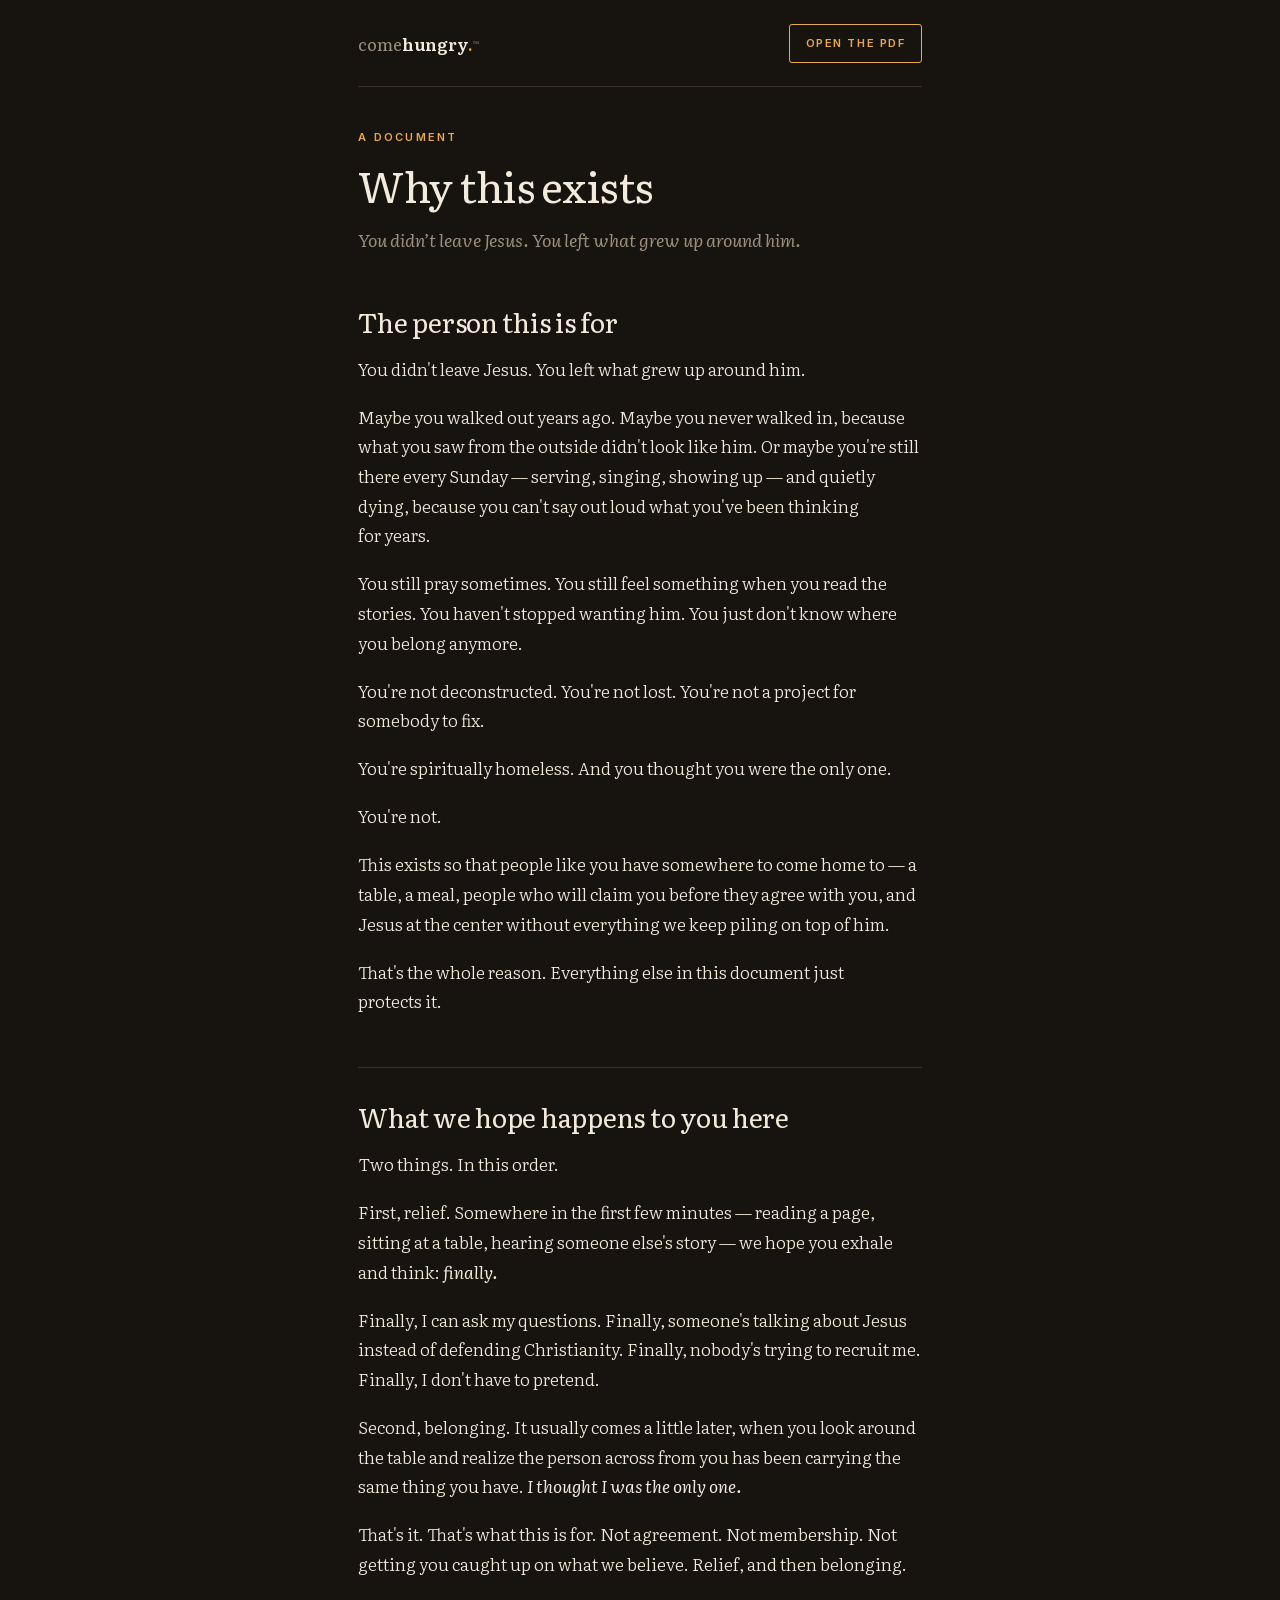
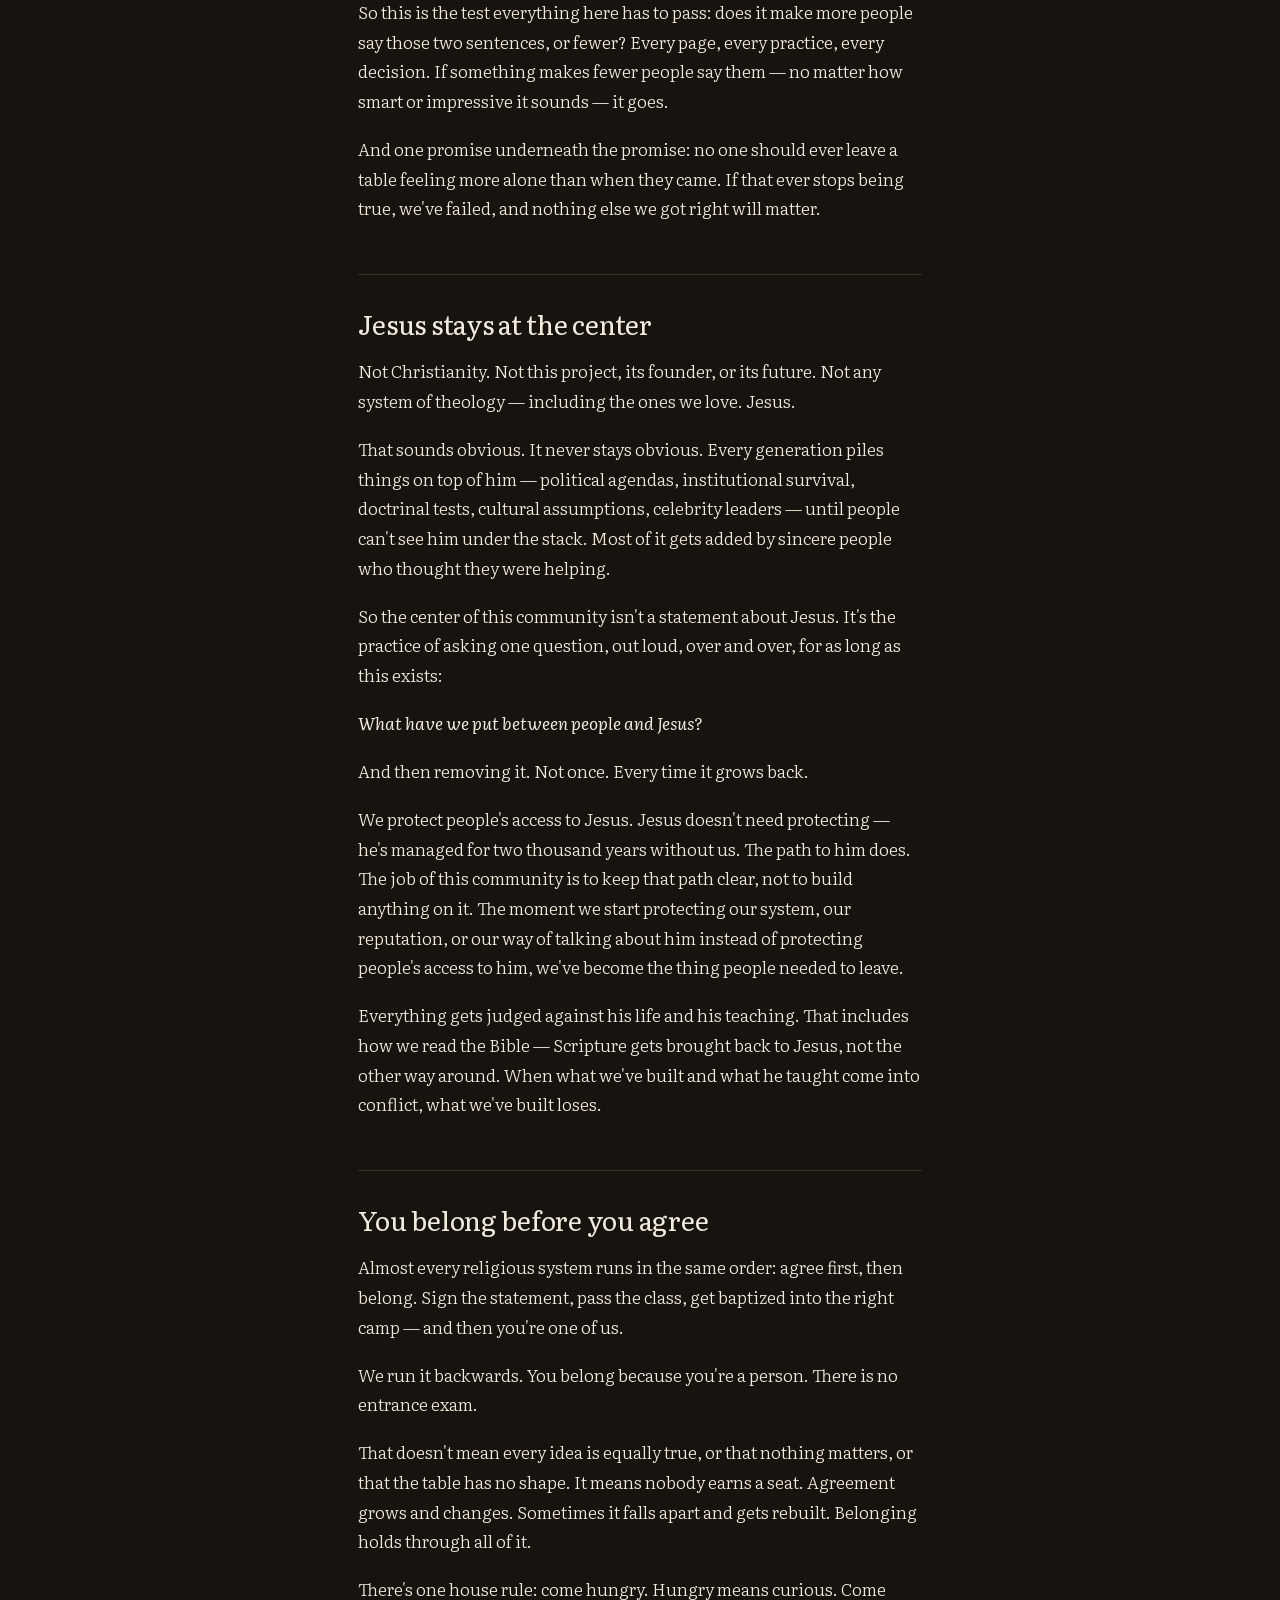
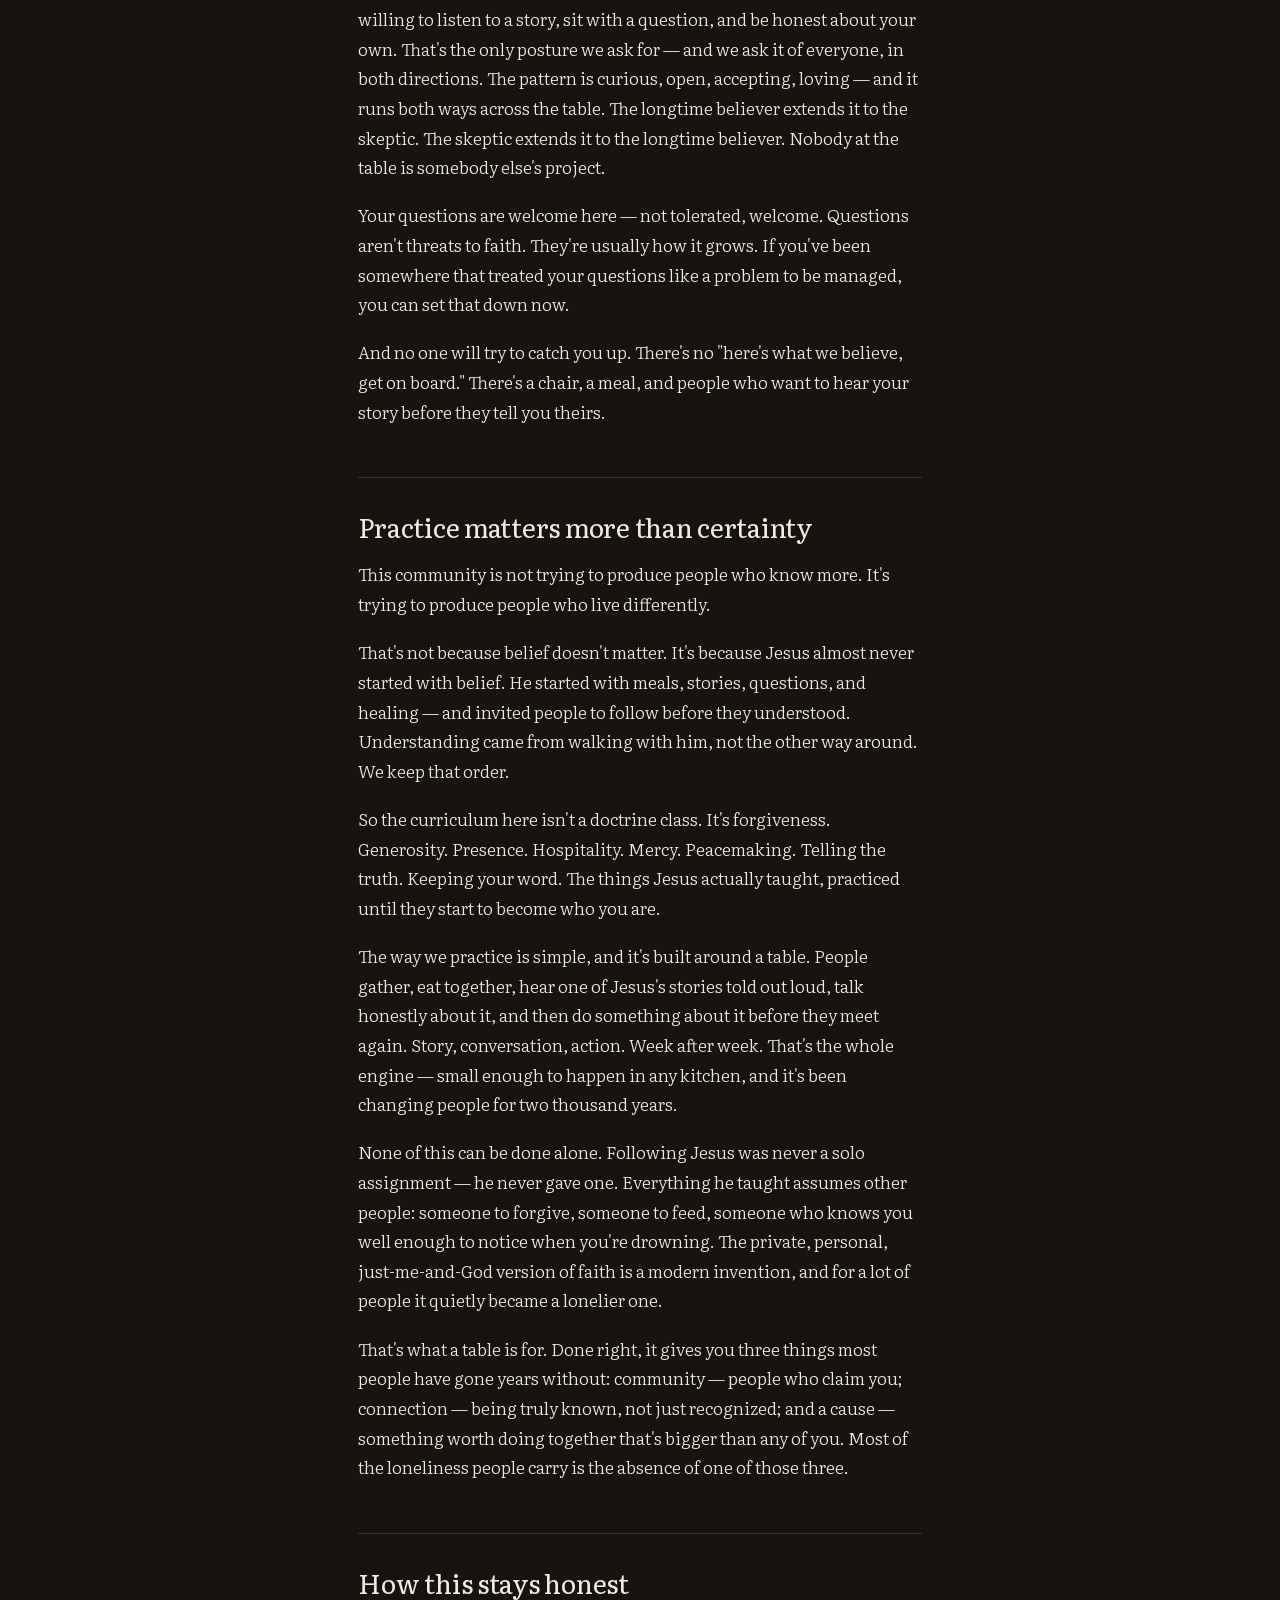
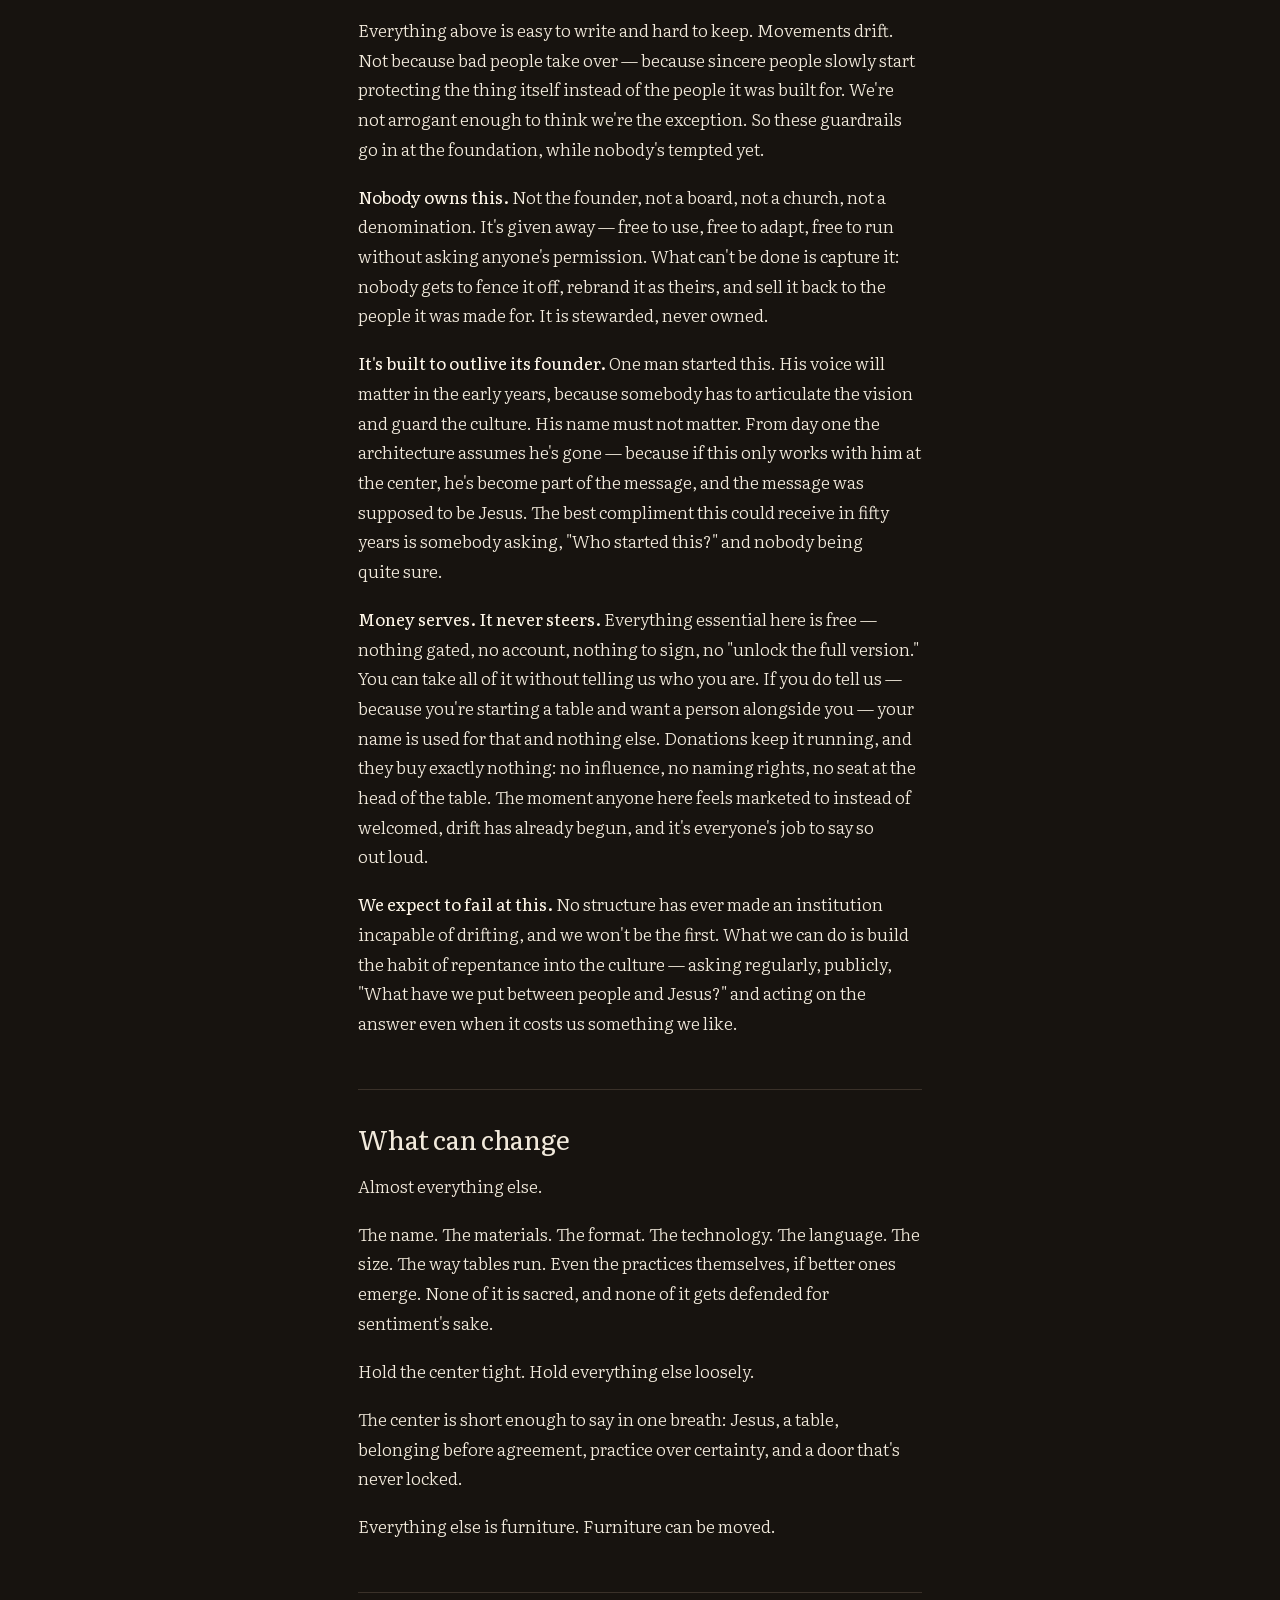
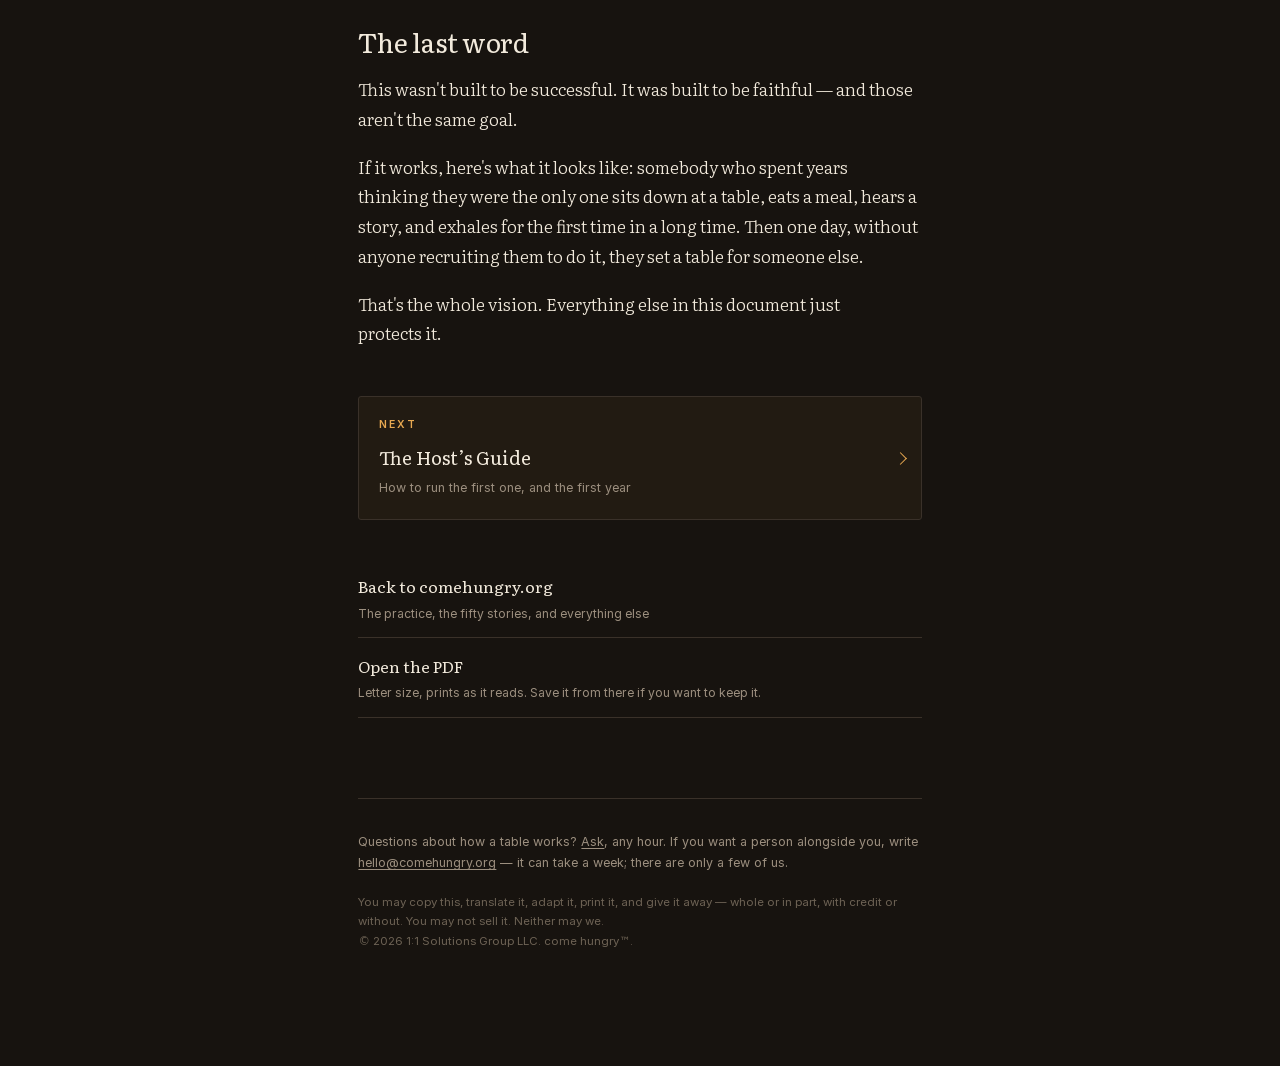
<file: read/why-this-exists.html>
<!DOCTYPE html>
<html lang="en">
<head>
<meta charset="utf-8">
<meta name="viewport" content="width=device-width, initial-scale=1, viewport-fit=cover">
<meta name="theme-color" content="#17130F">
<title>Why this exists — come hungry</title>
<meta name="description" content="You didn’t leave Jesus. You left what grew up around him.">
<link rel="canonical" href="https://comehungry.org/read/why-this-exists.html">
<meta name="robots" content="index,follow,max-image-preview:large,max-snippet:-1">
<meta property="og:type" content="article">
<meta property="og:site_name" content="come hungry">
<meta property="og:title" content="Why this exists">
<meta property="og:description" content="You didn’t leave Jesus. You left what grew up around him.">
<meta property="og:url" content="https://comehungry.org/read/why-this-exists.html">
<meta property="og:image" content="https://comehungry.org/share.png">
<meta name="twitter:card" content="summary_large_image">
<link rel="icon" href="/favicon.ico" sizes="any">
<link rel="preload" href="/f/literata-300.woff2" as="font" type="font/woff2" crossorigin>
<link rel="stylesheet" href="/f/type.css">
<script type="application/ld+json">
{"@context":"https://schema.org","@type":"Article",
 "headline":"Why this exists","description":"You didn\u2019t leave Jesus. You left what grew up around him.",
 "url":"https://comehungry.org/read/why-this-exists.html",
 "inLanguage":"en","isAccessibleForFree":true,
 "publisher":{"@type":"Organization","name":"come hungry","url":"https://comehungry.org/"}}
</script>
<style>


*{margin:0;padding:0;box-sizing:border-box}
:root{--night:#17130F;--lamp:#F2EADC;--dim:#9C8F7F;--gold:#E8A951;--coal:#C4623A;--rule:#3A3129}
html{-webkit-text-size-adjust:100%}
body{
  background:var(--night);color:var(--lamp);
  font-family:"Literata",Georgia,serif;font-weight:300;
  font-size:1.06rem;line-height:1.75;
  -webkit-font-smoothing:antialiased;text-rendering:optimizeLegibility;
}
.wrap{max-width:38rem;margin:0 auto;padding:1.5rem 1.4rem 6rem}
.top{
  display:flex;align-items:center;justify-content:space-between;gap:1rem;
  padding-bottom:1.4rem;border-bottom:1px solid var(--rule);margin-bottom:2.6rem;
}
.mark{font-family:"Literata",Georgia,serif;font-weight:600;font-size:1.05rem;
  color:var(--lamp);text-decoration:none;letter-spacing:-.01em}
.mark span{color:var(--dim);font-weight:400}
.mark i{color:var(--gold);font-style:normal}
.mark sup{font-size:.4em;vertical-align:.72em;color:var(--dim);font-weight:400}
.getpdf{
  display:inline-flex;align-items:center;gap:.5rem;flex:none;
  padding:.55rem .95rem;border:1px solid var(--gold);border-radius:3px;
  font-family:"IBM Plex Sans",system-ui,sans-serif;font-size:.7rem;font-weight:600;
  letter-spacing:.14em;text-transform:uppercase;color:var(--gold);text-decoration:none;
  transition:background .25s,color .25s;
}
@media (hover:hover){.getpdf:hover{background:var(--gold);color:var(--night)}}
.kicker{font-family:"IBM Plex Sans",system-ui,sans-serif;font-size:.6875rem;font-weight:600;
  letter-spacing:.2em;text-transform:uppercase;color:var(--gold);margin-bottom:.9rem}
h1{font-family:"Literata",Georgia,serif;font-weight:400;
  font-size:clamp(1.9rem,7vw,2.6rem);line-height:1.14;letter-spacing:-.02em;margin-bottom:1rem}
.sub{font-size:1.1rem;line-height:1.6;color:var(--dim);font-style:italic;margin-bottom:3rem}
h2{font-family:"Literata",Georgia,serif;font-weight:400;
  font-size:clamp(1.35rem,5.2vw,1.65rem);line-height:1.25;letter-spacing:-.01em;
  margin:3.2rem 0 1rem;padding-top:2rem;border-top:1px solid var(--rule)}
h2:first-of-type{border-top:0;padding-top:0}
h3{font-family:"IBM Plex Sans",system-ui,sans-serif;font-size:.6875rem;font-weight:600;
  letter-spacing:.2em;text-transform:uppercase;color:var(--gold);margin:2.4rem 0 .9rem}
p{margin-bottom:1.15rem}
strong{font-weight:500;color:#FFF7E9}
em{font-style:italic}
a{color:var(--gold);text-decoration:underline;text-underline-offset:2px}
ul{margin:0 0 1.4rem 1.2rem}
ol{margin:1.4rem 0 1.8rem 1.4rem}
ol li{margin-bottom:.9rem;padding-left:.3rem;line-height:1.72}
ol li::marker{color:var(--gold);font-family:"IBM Plex Sans",system-ui,sans-serif;font-weight:600;font-size:.8rem}
ul.check{list-style:none;margin:1.3rem 0 1.7rem;padding-left:0}
ul.check li{position:relative;padding-left:1.9rem;margin-bottom:.8rem}
ul.check li::before{content:"";position:absolute;left:0;top:.45em;width:13px;height:13px;
  border:1px solid var(--gold);border-radius:2px}
li{margin-bottom:.55rem;line-height:1.7}
blockquote{border-left:2px solid var(--gold);padding:.2rem 0 .2rem 1.2rem;
  margin:1.8rem 0;color:var(--lamp);font-style:italic}
blockquote p:last-child{margin-bottom:0}
hr{border:0;border-top:1px solid var(--rule);margin:3rem 0}
table{width:100%;border-collapse:collapse;margin:1.6rem 0;font-size:.92rem}
th,td{text-align:left;padding:.6rem .5rem;border-bottom:1px solid var(--rule);vertical-align:top}
th{font-family:"IBM Plex Sans",system-ui,sans-serif;font-size:.68rem;font-weight:600;
  letter-spacing:.14em;text-transform:uppercase;color:var(--gold)}
.said,.act{background:rgba(232,169,81,.06);border-left:2px solid var(--gold);
  padding:1.1rem 1.2rem;margin:1.8rem 0}
.said p:last-child,.act p:last-child{margin-bottom:0}
.foot{margin-top:5rem;padding-top:2rem;border-top:1px solid var(--rule);
  font-family:"IBM Plex Sans",system-ui,sans-serif;font-size:.78rem;line-height:1.7;color:var(--dim)}
.foot a{color:var(--dim)}
.foot .terms{margin-top:1.2rem;font-size:.72rem;color:#6E6355}
.nextdoc{
  display:block;margin-top:3rem;padding:1.2rem 2rem 1.3rem 1.2rem;position:relative;
  border:1px solid var(--rule);border-radius:3px;text-decoration:none;
  background:rgba(232,169,81,.05);transition:border-color .25s;
}
.nextdoc span{display:block;font-family:"IBM Plex Sans",system-ui,sans-serif;font-size:.66rem;
  font-weight:600;letter-spacing:.2em;text-transform:uppercase;color:var(--gold);margin-bottom:.4rem}
.nextdoc b{display:block;font-family:"Literata",Georgia,serif;font-weight:400;font-size:1.15rem;color:var(--lamp)}
.nextdoc small{display:block;font-family:"IBM Plex Sans",system-ui,sans-serif;font-size:.78rem;color:var(--dim);margin-top:.2rem}
.nextdoc::after{content:"";position:absolute;right:1rem;top:50%;width:8px;height:8px;margin-top:-4px;
  border-right:1.5px solid var(--gold);border-bottom:1.5px solid var(--gold);transform:rotate(-45deg)}
@media (hover:hover){.nextdoc:hover{border-color:var(--gold)}}
.also{margin-top:2.4rem}
.also a{display:block;padding:.85rem 0;border-bottom:1px solid var(--rule);
  font-family:"Literata",Georgia,serif;font-size:1rem;color:var(--lamp);text-decoration:none}
.also a b{display:block;font-weight:400}
.also a small{display:block;font-family:"IBM Plex Sans",system-ui,sans-serif;
  font-size:.76rem;color:var(--dim);margin-top:.15rem}
@media (hover:hover){.also a:hover{color:var(--gold)}}

</style>
</head>
<body>
<div class="wrap">

  <header class="top">
    <a class="mark" href="/"><span>come</span>hungry<i>.</i><sup>&trade;</sup></a>
    <a class="getpdf" href="/downloads/why-this-exists.pdf" target="_blank" rel="noopener">Open the PDF</a>
  </header>

  <p class="kicker">A document</p>
  <h1>Why this exists</h1>
  <p class="sub">You didn’t leave Jesus. You left what grew up around him.</p>

  <h2>The person this is for</h2>
<p>You didn't leave Jesus. You left what grew up around him.</p>
<p>Maybe you walked out years ago. Maybe you never walked in, because what you saw from the outside didn't look like him. Or maybe you're still there every Sunday — serving, singing, showing up — and quietly dying, because you can't say out loud what you've been thinking for years.</p>
<p>You still pray sometimes. You still feel something when you read the stories. You haven't stopped wanting him. You just don't know where you belong anymore.</p>
<p>You're not deconstructed. You're not lost. You're not a project for somebody to fix.</p>
<p>You're spiritually homeless. And you thought you were the only one.</p>
<p>You're not.</p>
<p>This exists so that people like you have somewhere to come home to — a table, a meal, people who will claim you before they agree with you, and Jesus at the center without everything we keep piling on top of him.</p>
<p>That's the whole reason. Everything else in this document just protects it.</p>
<h2>What we hope happens to you here</h2>
<p>Two things. In this order.</p>
<p>First, relief. Somewhere in the first few minutes — reading a page, sitting at a table, hearing someone else's story — we hope you exhale and think: <em>finally.</em></p>
<p>Finally, I can ask my questions. Finally, someone's talking about Jesus instead of defending Christianity. Finally, nobody's trying to recruit me. Finally, I don't have to pretend.</p>
<p>Second, belonging. It usually comes a little later, when you look around the table and realize the person across from you has been carrying the same thing you have. <em>I thought I was the only one.</em></p>
<p>That's it. That's what this is for. Not agreement. Not membership. Not getting you caught up on what we believe. Relief, and then belonging.</p>
<p>So this is the test everything here has to pass: does it make more people say those two sentences, or fewer? Every page, every practice, every decision. If something makes fewer people say them — no matter how smart or impressive it sounds — it goes.</p>
<p>And one promise underneath the promise: no one should ever leave a table feeling more alone than when they came. If that ever stops being true, we've failed, and nothing else we got right will matter.</p>
<h2>Jesus stays at the center</h2>
<p>Not Christianity. Not this project, its founder, or its future. Not any system of theology — including the ones we love. Jesus.</p>
<p>That sounds obvious. It never stays obvious. Every generation piles things on top of him — political agendas, institutional survival, doctrinal tests, cultural assumptions, celebrity leaders — until people can't see him under the stack. Most of it gets added by sincere people who thought they were helping.</p>
<p>So the center of this community isn't a statement about Jesus. It's the practice of asking one question, out loud, over and over, for as long as this exists:</p>
<p><em>What have we put between people and Jesus?</em></p>
<p>And then removing it. Not once. Every time it grows back.</p>
<p>We protect people's access to Jesus. Jesus doesn't need protecting — he's managed for two thousand years without us. The path to him does. The job of this community is to keep that path clear, not to build anything on it. The moment we start protecting our system, our reputation, or our way of talking about him instead of protecting people's access to him, we've become the thing people needed to leave.</p>
<p>Everything gets judged against his life and his teaching. That includes how we read the Bible — Scripture gets brought back to Jesus, not the other way around. When what we've built and what he taught come into conflict, what we've built loses.</p>
<h2>You belong before you agree</h2>
<p>Almost every religious system runs in the same order: agree first, then belong. Sign the statement, pass the class, get baptized into the right camp — and then you're one of us.</p>
<p>We run it backwards. You belong because you're a person. There is no entrance exam.</p>
<p>That doesn't mean every idea is equally true, or that nothing matters, or that the table has no shape. It means nobody earns a seat. Agreement grows and changes. Sometimes it falls apart and gets rebuilt. Belonging holds through all of it.</p>
<p>There's one house rule: come hungry. Hungry means curious. Come willing to listen to a story, sit with a question, and be honest about your own. That's the only posture we ask for — and we ask it of everyone, in both directions. The pattern is curious, open, accepting, loving — and it runs both ways across the table. The longtime believer extends it to the skeptic. The skeptic extends it to the longtime believer. Nobody at the table is somebody else's project.</p>
<p>Your questions are welcome here — not tolerated, welcome. Questions aren't threats to faith. They're usually how it grows. If you've been somewhere that treated your questions like a problem to be managed, you can set that down now.</p>
<p>And no one will try to catch you up. There's no "here's what we believe, get on board." There's a chair, a meal, and people who want to hear your story before they tell you theirs.</p>
<h2>Practice matters more than certainty</h2>
<p>This community is not trying to produce people who know more. It's trying to produce people who live differently.</p>
<p>That's not because belief doesn't matter. It's because Jesus almost never started with belief. He started with meals, stories, questions, and healing — and invited people to follow before they understood. Understanding came from walking with him, not the other way around. We keep that order.</p>
<p>So the curriculum here isn't a doctrine class. It's forgiveness. Generosity. Presence. Hospitality. Mercy. Peacemaking. Telling the truth. Keeping your word. The things Jesus actually taught, practiced until they start to become who you are.</p>
<p>The way we practice is simple, and it's built around a table. People gather, eat together, hear one of Jesus's stories told out loud, talk honestly about it, and then do something about it before they meet again. Story, conversation, action. Week after week. That's the whole engine — small enough to happen in any kitchen, and it's been changing people for two thousand years.</p>
<p>None of this can be done alone. Following Jesus was never a solo assignment — he never gave one. Everything he taught assumes other people: someone to forgive, someone to feed, someone who knows you well enough to notice when you're drowning. The private, personal, just-me-and-God version of faith is a modern invention, and for a lot of people it quietly became a lonelier one.</p>
<p>That's what a table is for. Done right, it gives you three things most people have gone years without: community — people who claim you; connection — being truly known, not just recognized; and a cause — something worth doing together that's bigger than any of you. Most of the loneliness people carry is the absence of one of those three.</p>
<h2>How this stays honest</h2>
<p>Everything above is easy to write and hard to keep. Movements drift. Not because bad people take over — because sincere people slowly start protecting the thing itself instead of the people it was built for. We're not arrogant enough to think we're the exception. So these guardrails go in at the foundation, while nobody's tempted yet.</p>
<p><strong>Nobody owns this.</strong> Not the founder, not a board, not a church, not a denomination. It's given away — free to use, free to adapt, free to run without asking anyone's permission. What can't be done is capture it: nobody gets to fence it off, rebrand it as theirs, and sell it back to the people it was made for. It is stewarded, never owned.</p>
<p><strong>It's built to outlive its founder.</strong> One man started this. His voice will matter in the early years, because somebody has to articulate the vision and guard the culture. His name must not matter. From day one the architecture assumes he's gone — because if this only works with him at the center, he's become part of the message, and the message was supposed to be Jesus. The best compliment this could receive in fifty years is somebody asking, "Who started this?" and nobody being quite sure.</p>
<p><strong>Money serves. It never steers.</strong> Everything essential here is free — nothing gated, no account, nothing to sign, no "unlock the full version." You can take all of it without telling us who you are. If you do tell us — because you're starting a table and want a person alongside you — your name is used for that and nothing else. Donations keep it running, and they buy exactly nothing: no influence, no naming rights, no seat at the head of the table. The moment anyone here feels marketed to instead of welcomed, drift has already begun, and it's everyone's job to say so out loud.</p>
<p><strong>We expect to fail at this.</strong> No structure has ever made an institution incapable of drifting, and we won't be the first. What we can do is build the habit of repentance into the culture — asking regularly, publicly, "What have we put between people and Jesus?" and acting on the answer even when it costs us something we like.</p>
<h2>What can change</h2>
<p>Almost everything else.</p>
<p>The name. The materials. The format. The technology. The language. The size. The way tables run. Even the practices themselves, if better ones emerge. None of it is sacred, and none of it gets defended for sentiment's sake.</p>
<p>Hold the center tight. Hold everything else loosely.</p>
<p>The center is short enough to say in one breath: Jesus, a table, belonging before agreement, practice over certainty, and a door that's never locked.</p>
<p>Everything else is furniture. Furniture can be moved.</p>
<h2>The last word</h2>
<p>This wasn't built to be successful. It was built to be faithful — and those aren't the same goal.</p>
<p>If it works, here's what it looks like: somebody who spent years thinking they were the only one sits down at a table, eats a meal, hears a story, and exhales for the first time in a long time. Then one day, without anyone recruiting them to do it, they set a table for someone else.</p>
<p>That's the whole vision. Everything else in this document just protects it.</p>

  <a class="nextdoc" href="/read/hosts-guide"><span>Next</span><b>The Host&rsquo;s Guide</b><small>How to run the first one, and the first year</small></a>
  <div class="also">
    <a href="/" id="back"><b id="backl">Back to comehungry.org</b><small id="backs">The practice, the fifty stories, and everything else</small></a>
    <a href="/downloads/why-this-exists.pdf" target="_blank" rel="noopener"><b>Open the PDF</b><small>Letter size, prints as it reads. Save it from there if you want to keep&nbsp;it.</small></a>
  </div>

  <footer class="foot">
    <p>Questions about how a table works? <a href="/#ask">Ask</a>, any hour. If you want a person alongside you, write <a href="mailto:hello@comehungry.org">hello@comehungry.org</a> — it can take a week; there are only a few of us.</p>
    <p class="terms">You may copy this, translate it, adapt it, print it, and give it away — whole or in part, with credit or without. You may not sell it. Neither may we.<br>&copy; 2026 1:1 Solutions Group LLC. come hungry&trade;.</p>
  </footer>

</div>
<script>
// If they came from somewhere on the site, send them back there rather than to
// the front card — most people arrive here from Downloads or the church section.
(function(){
  var a = document.getElementById('back');
  if(!a) return;
  var sameSite = document.referrer && document.referrer.indexOf(location.origin) === 0;
  if(sameSite && history.length > 1){
    document.getElementById('backl').textContent = 'Back to where you were';
    document.getElementById('backs').textContent = 'The page you came from';
    a.addEventListener('click', function(e){ e.preventDefault(); history.back(); });
  }
})();
</script>
</body>
</html>
</file>
<file: f/type.css>
@font-face{font-family:'Literata';font-style:normal;font-weight:300;font-display:swap;src:url(/f/literata-300.woff2) format('woff2')}
@font-face{font-family:'Literata';font-style:normal;font-weight:400;font-display:swap;src:url(/f/literata-400.woff2) format('woff2')}
@font-face{font-family:'Literata';font-style:normal;font-weight:600;font-display:swap;src:url(/f/literata-600.woff2) format('woff2')}
@font-face{font-family:'Literata';font-style:italic;font-weight:400;font-display:swap;src:url(/f/literata-400i.woff2) format('woff2')}
@font-face{font-family:'IBM Plex Sans';font-style:normal;font-weight:400;font-display:swap;src:url(/f/ibm-400.woff2) format('woff2')}
@font-face{font-family:'IBM Plex Sans';font-style:normal;font-weight:600;font-display:swap;src:url(/f/ibm-600.woff2) format('woff2')}
</file>
